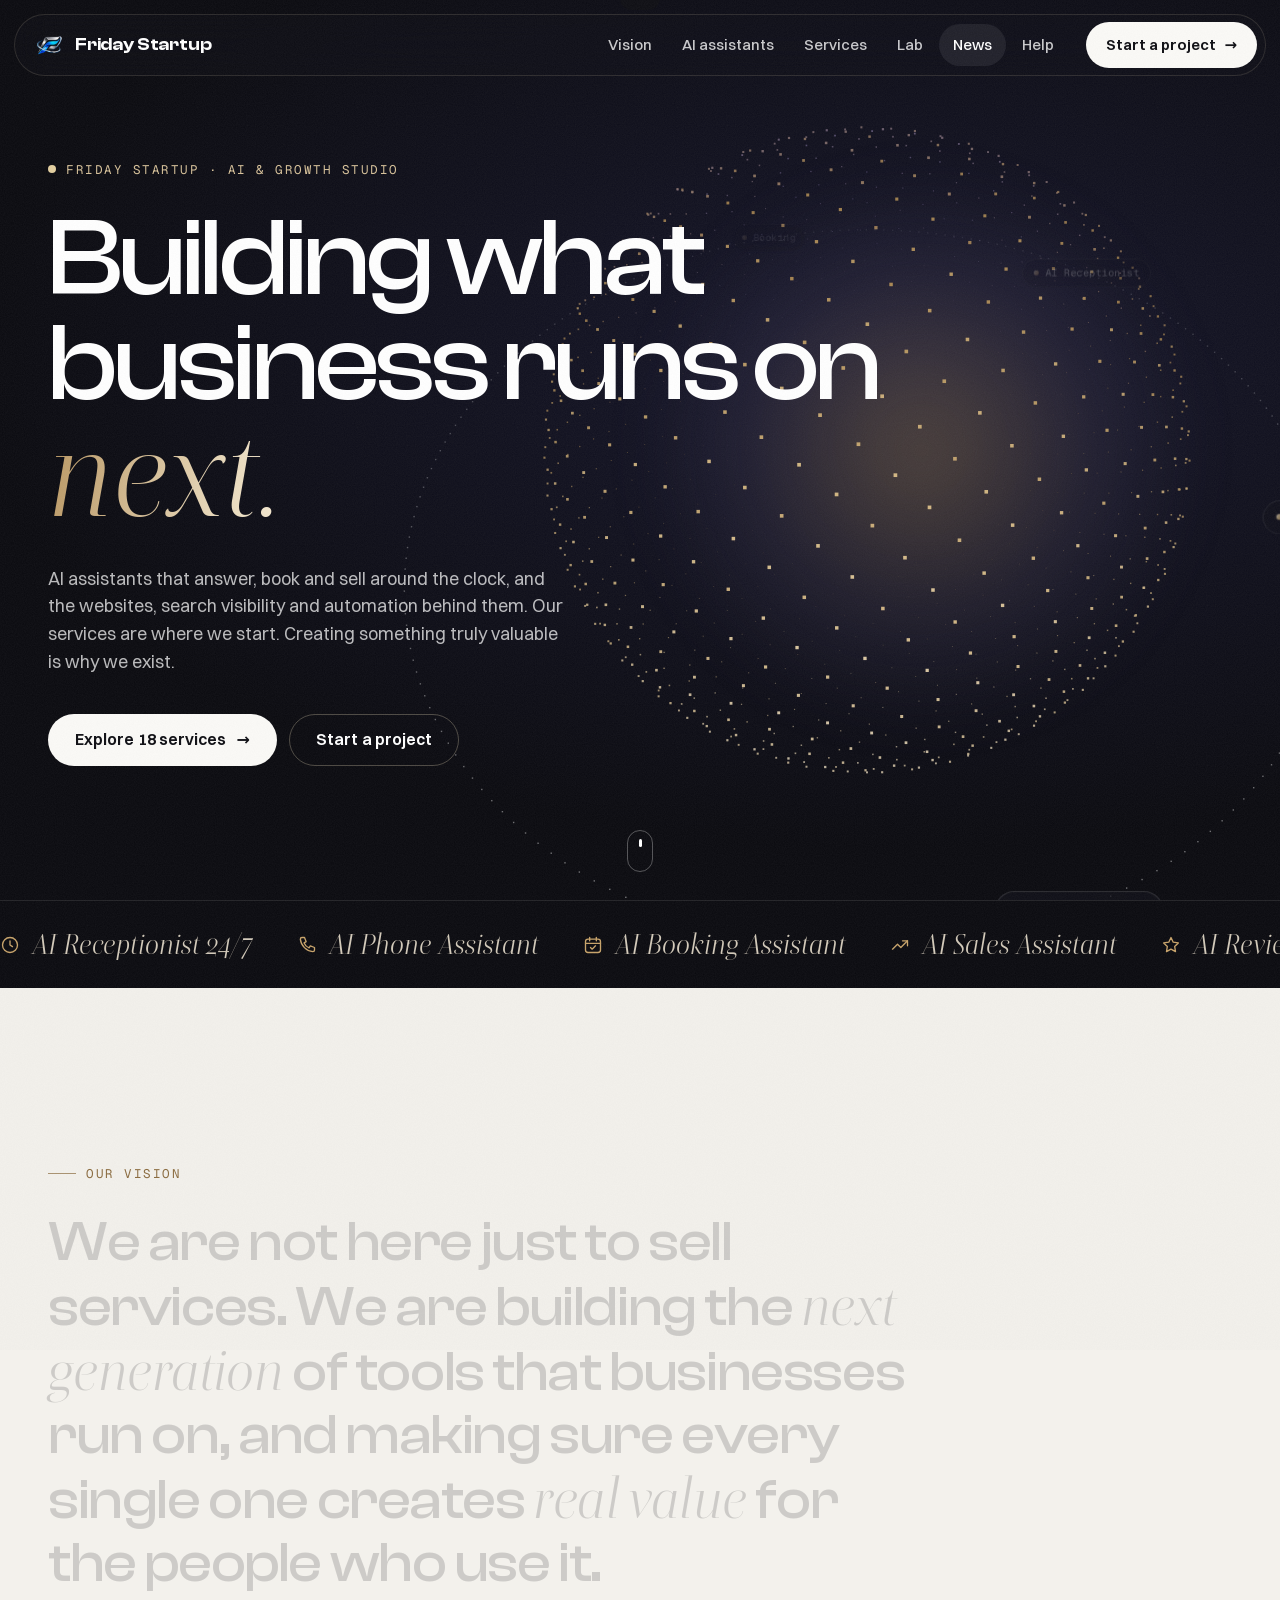
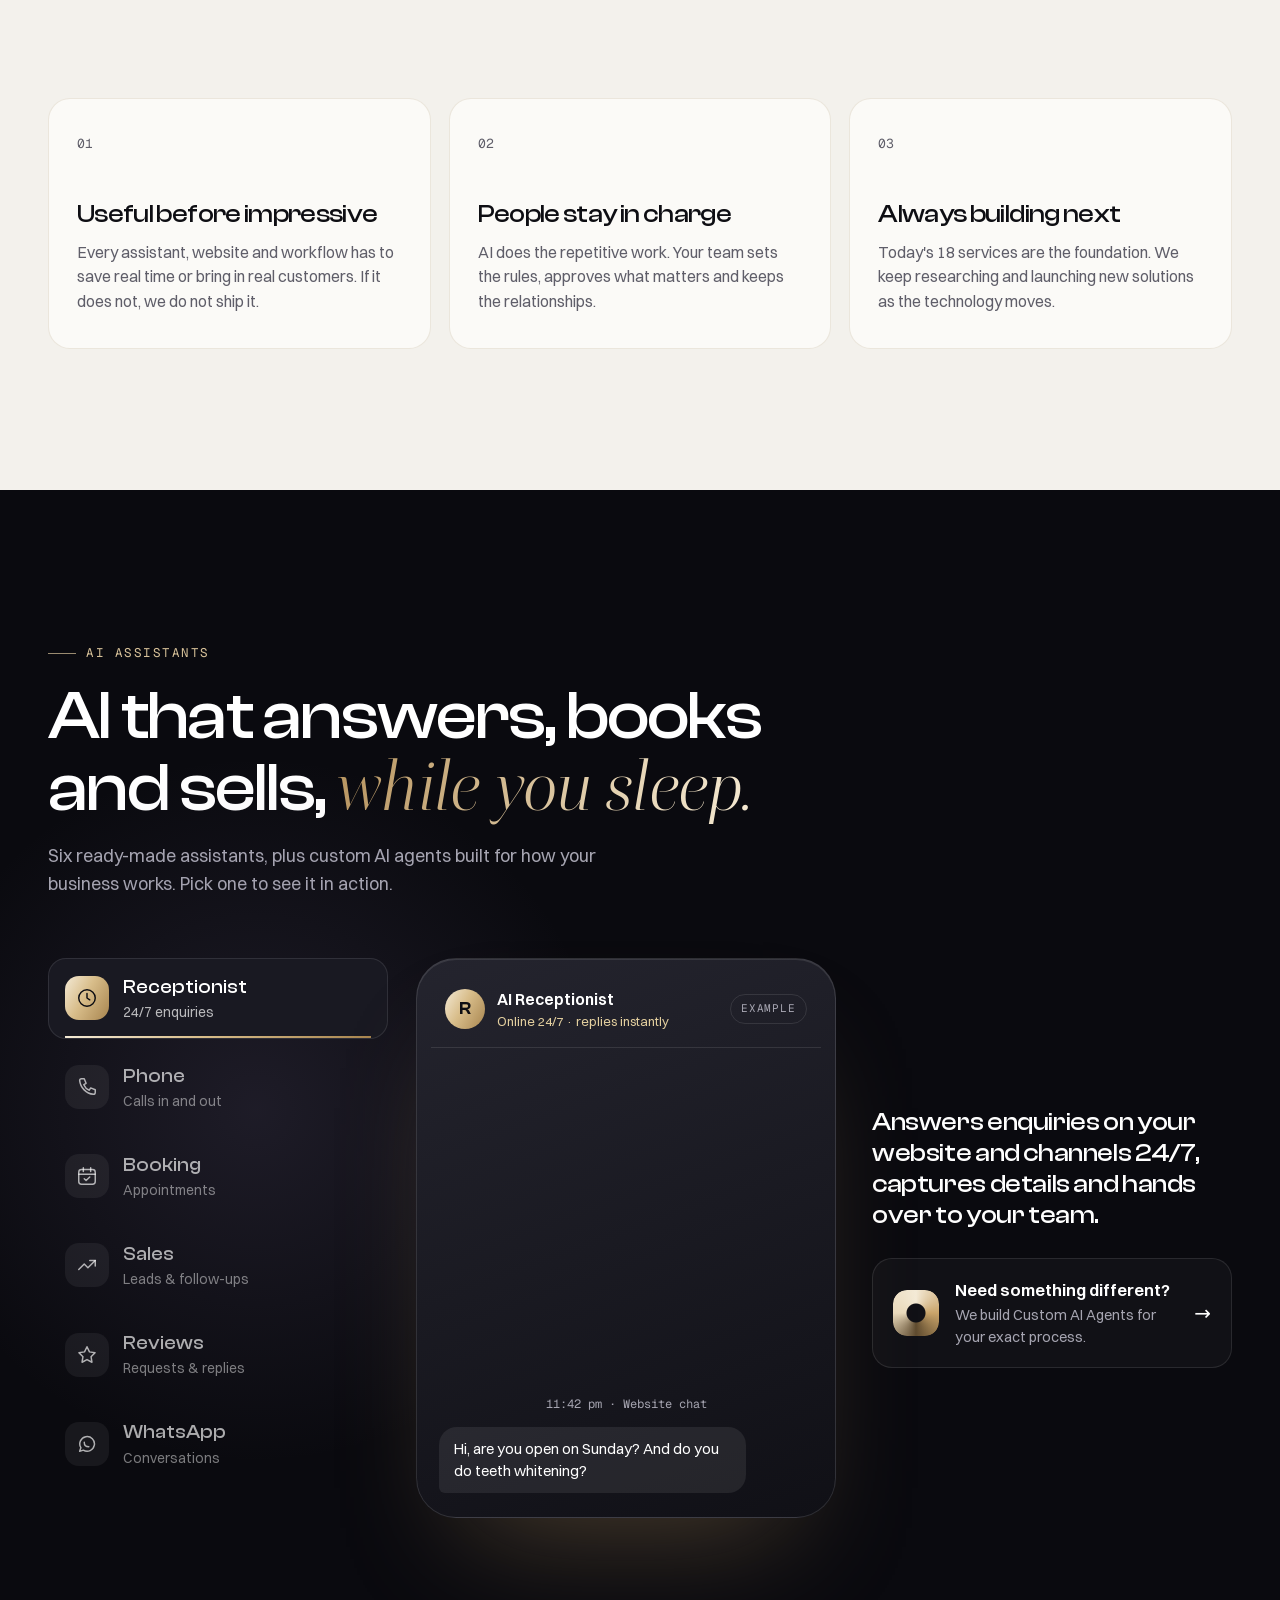
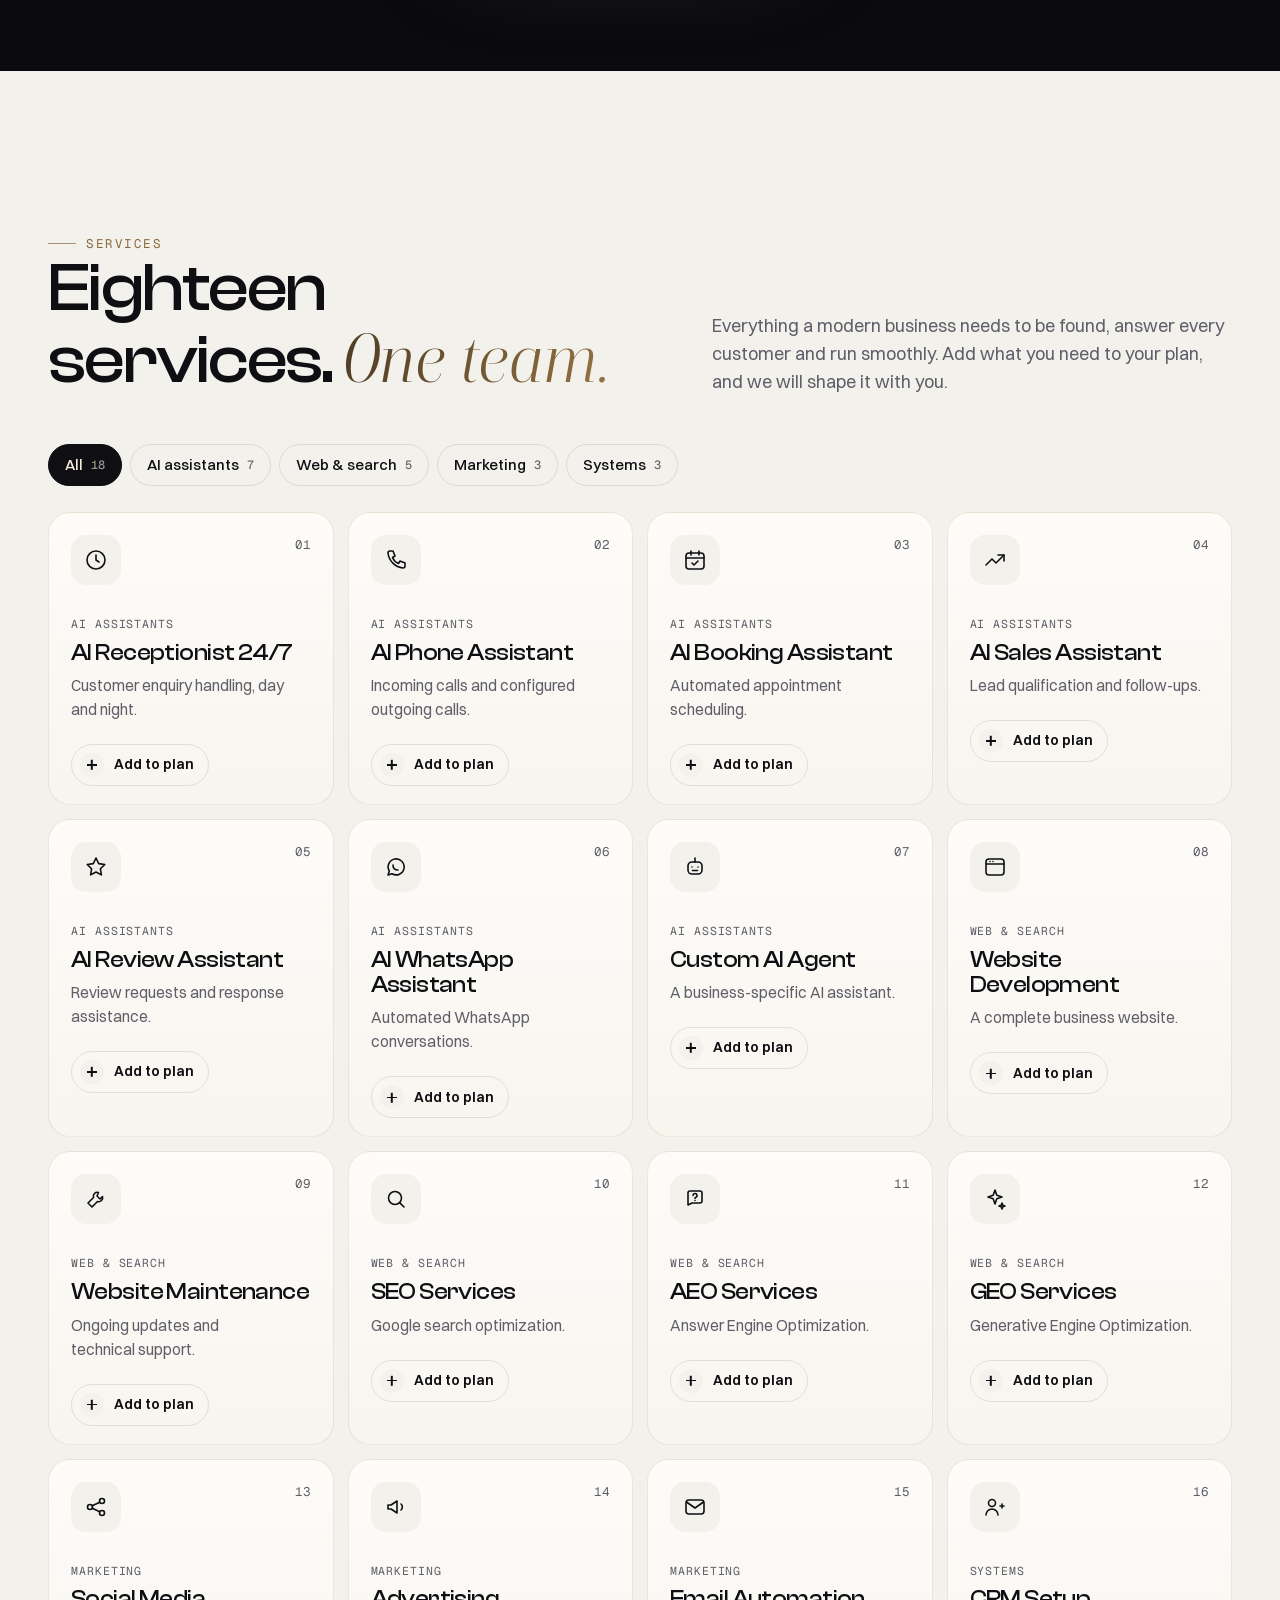
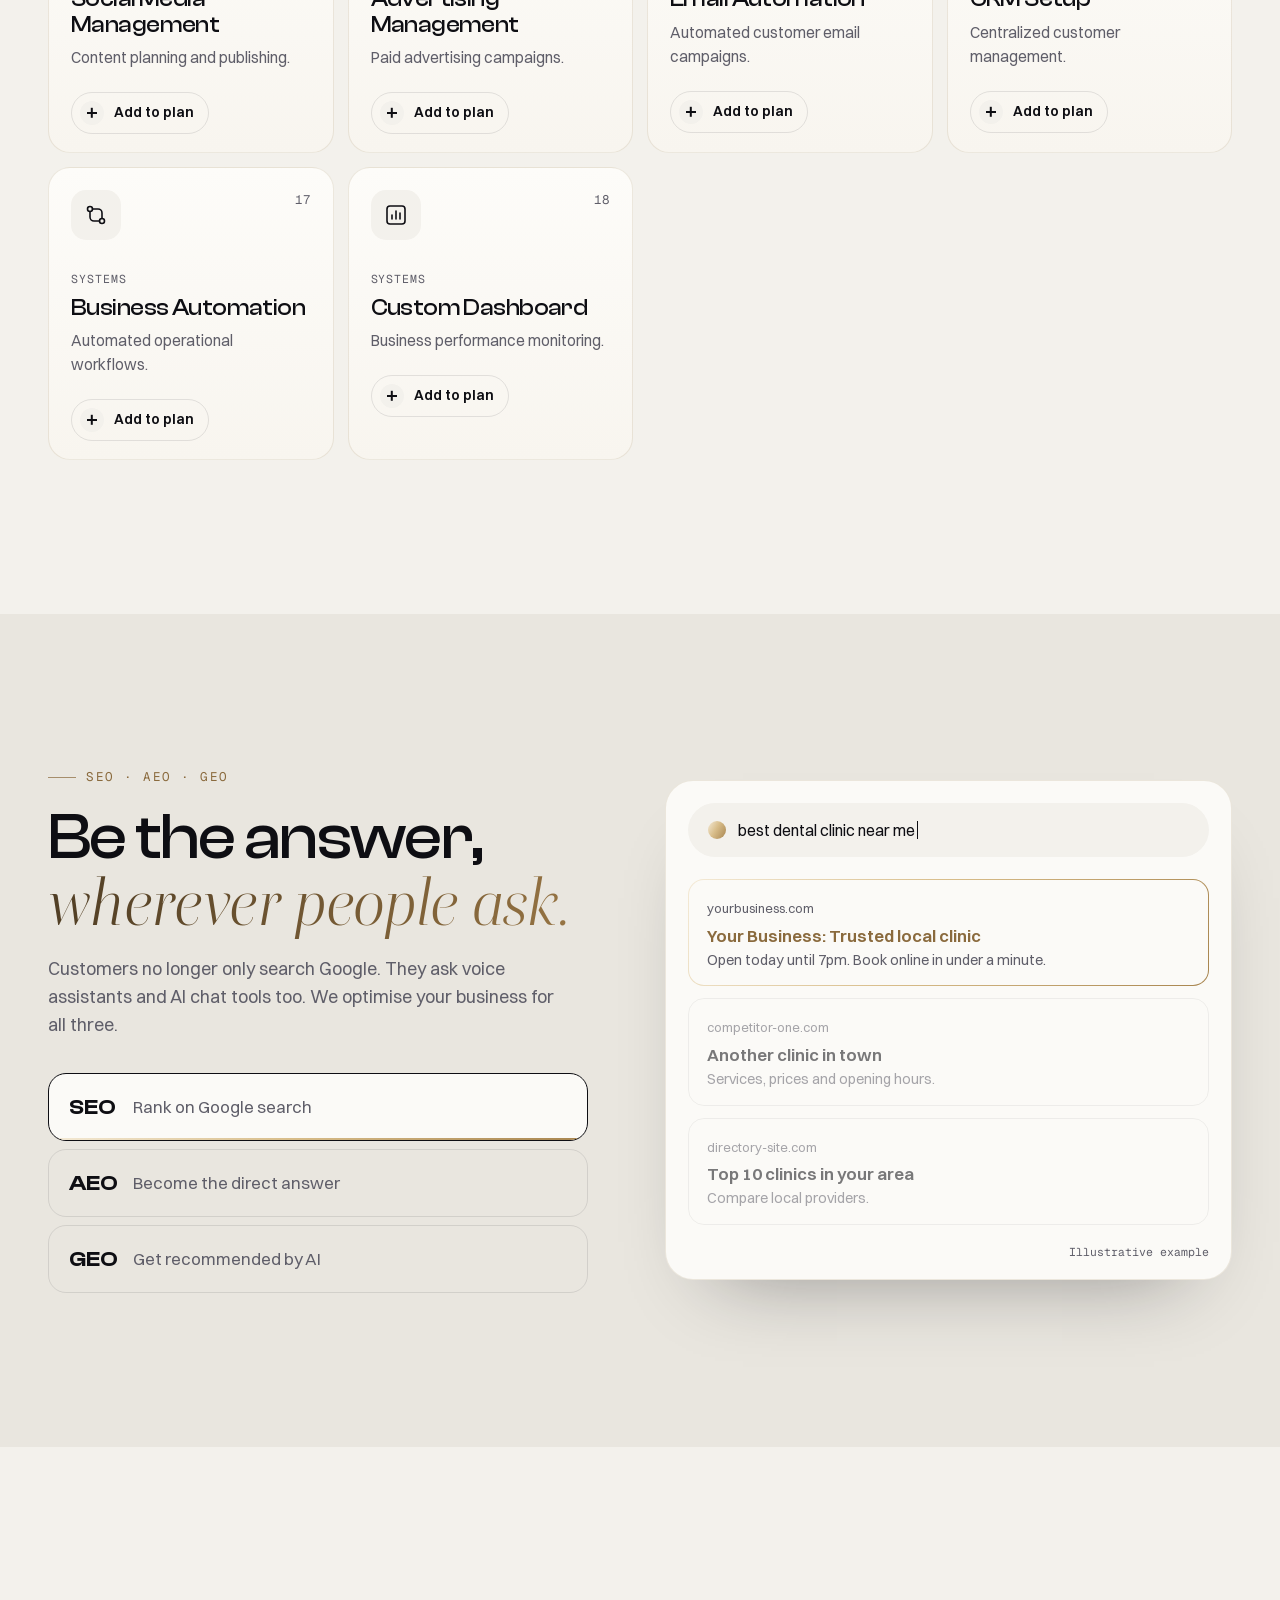
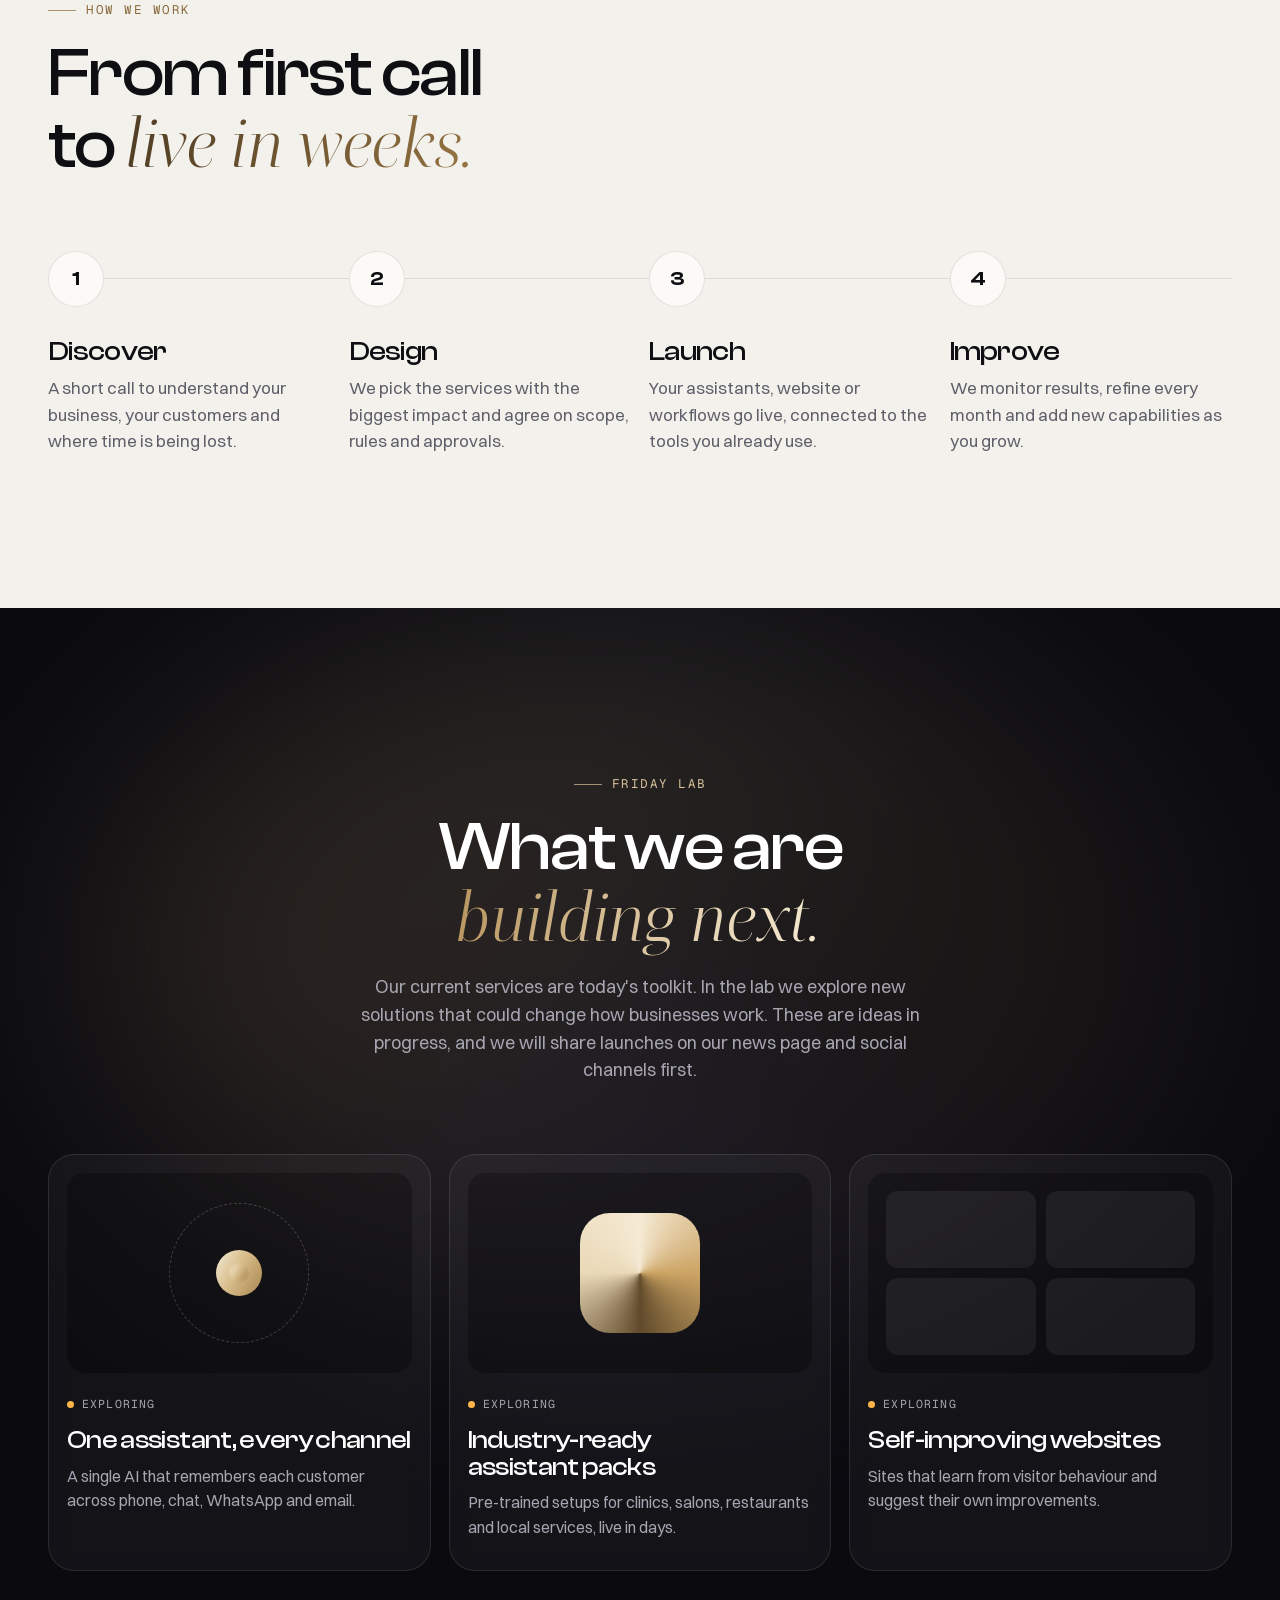
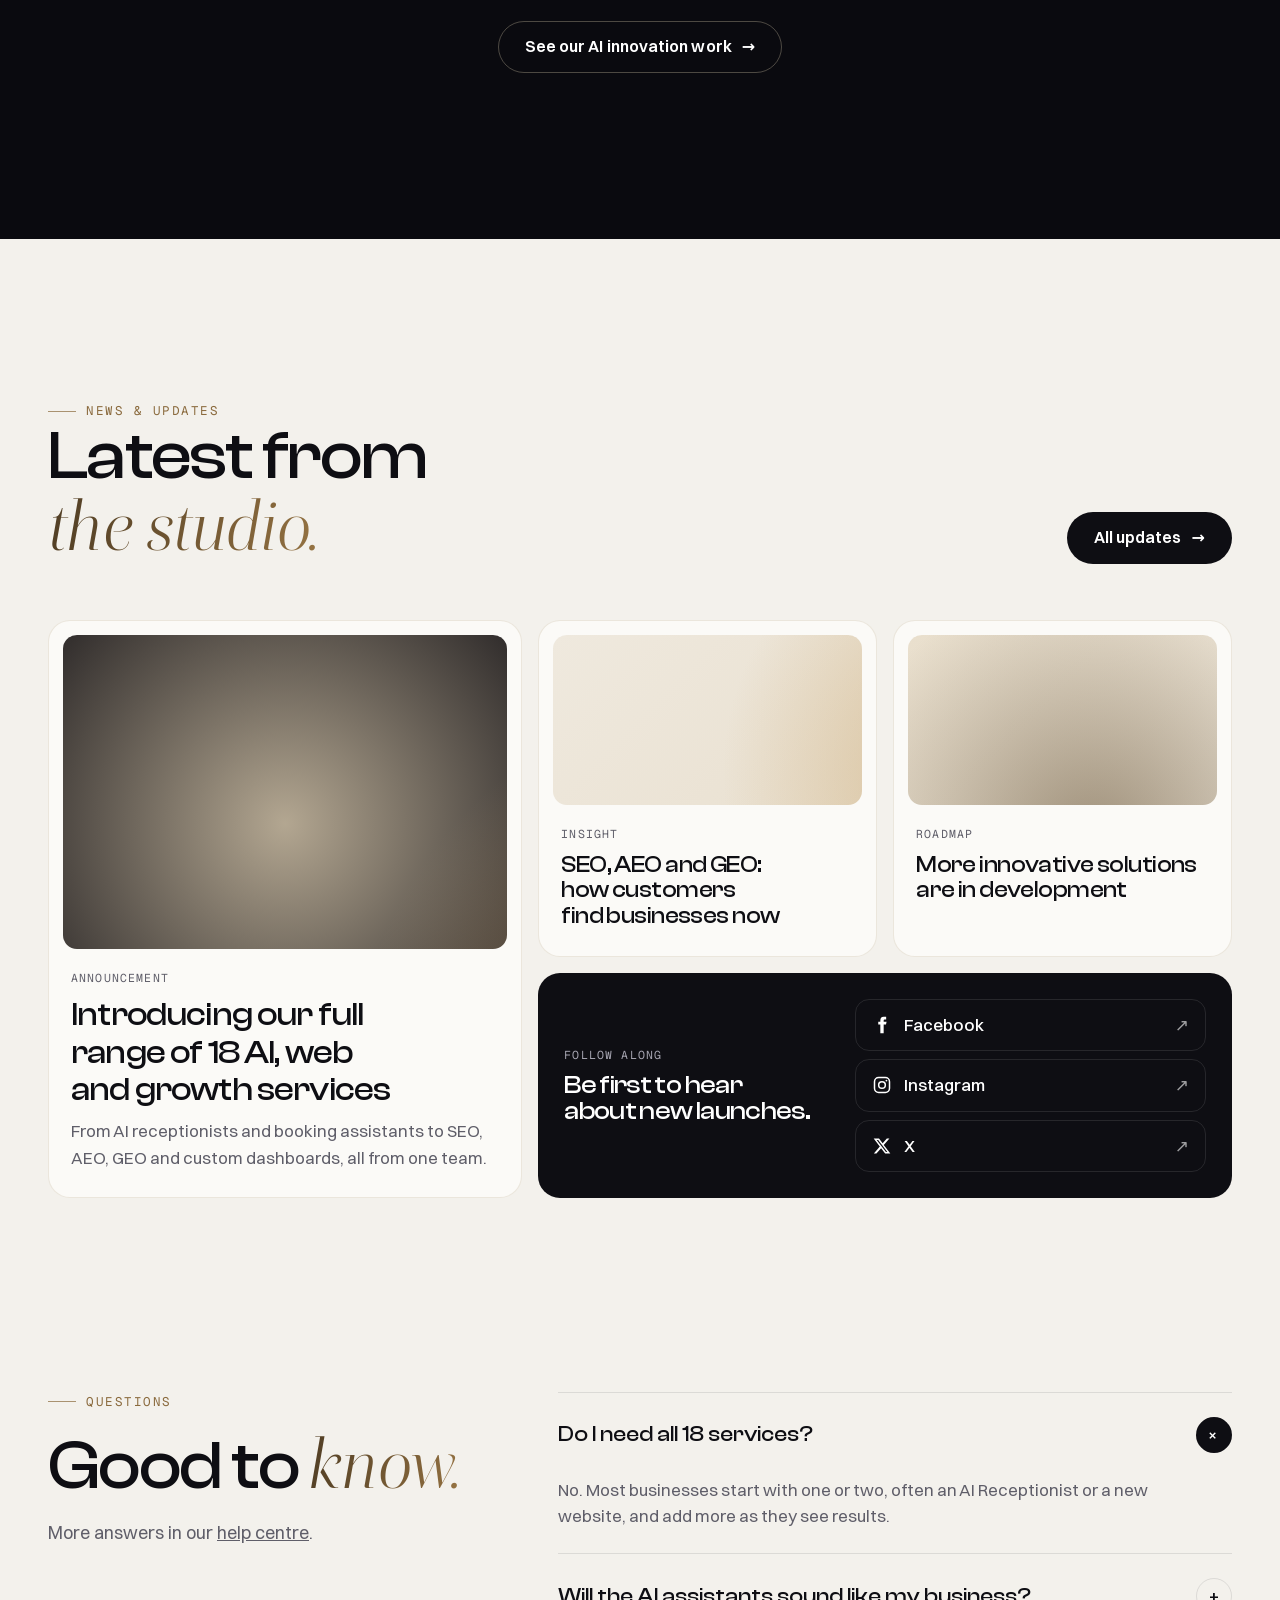
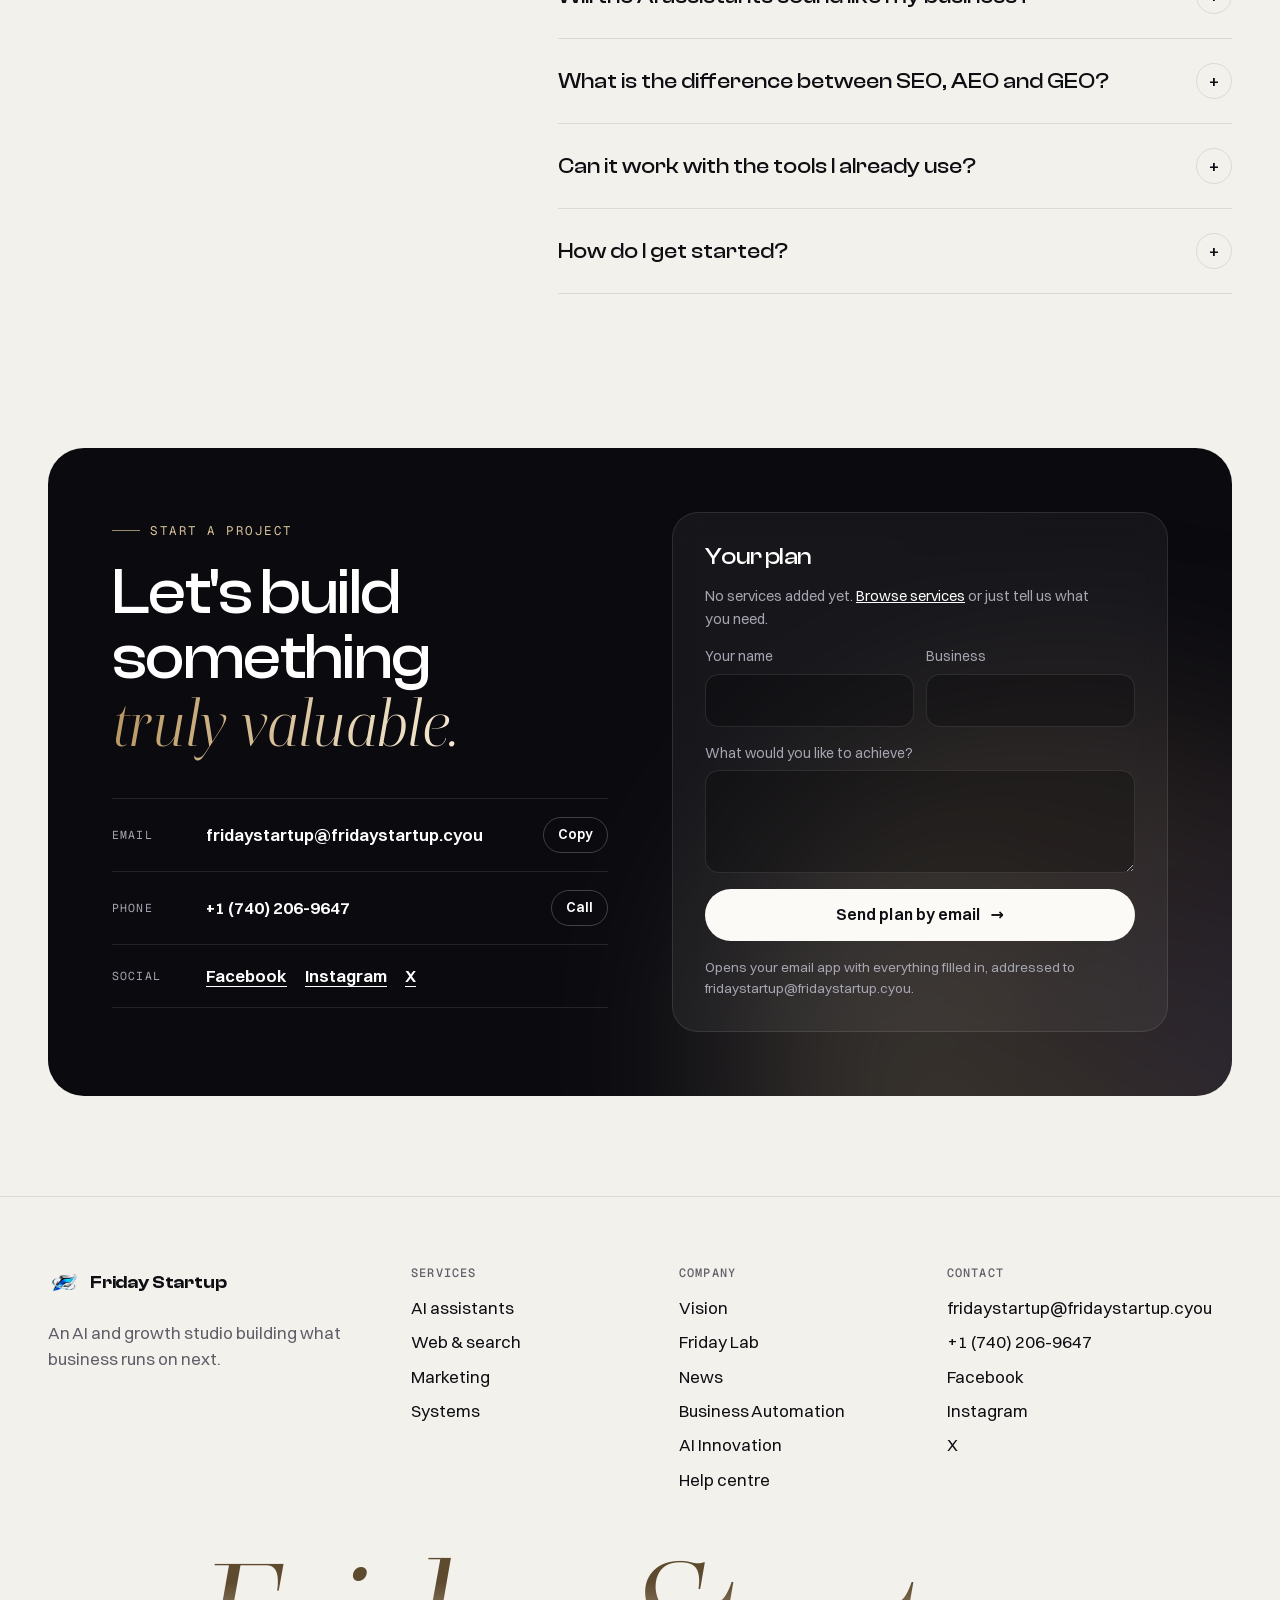
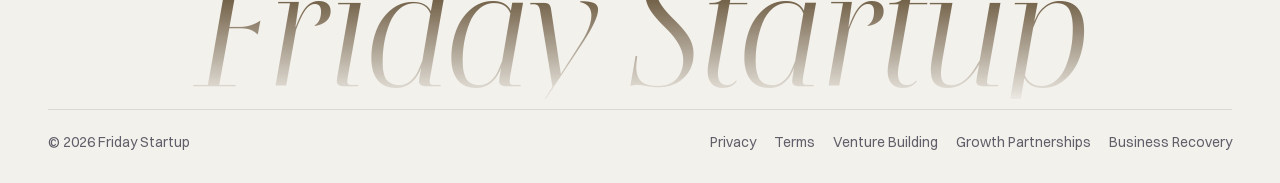
<file: index.html>
<!doctype html>
<html lang="en">
<head>
  <meta charset="utf-8">
  <meta name="viewport" content="width=device-width, initial-scale=1">
  <meta name="description" content="Friday Startup builds AI receptionists, phone, booking, sales, review and WhatsApp assistants, plus websites, SEO, AEO and GEO, social media, advertising, email automation, CRM setup, business automation and custom dashboards.">
  <meta name="robots" content="index,follow,max-image-preview:large">
  <meta name="google-site-verification" content="KWip8DbLKK0skd1-gpp5TCPosyaiPIX7S8q-5PVyUa8" />
  <link rel="canonical" href="https://www.fridaystartup.cyou/">
  <link rel="icon" type="image/png" sizes="512x512" href="/assets/friday-startup-favicon-512.png">
  <link rel="preconnect" href="https://fonts.googleapis.com">
  <link rel="preconnect" href="https://fonts.gstatic.com" crossorigin>
  <link rel="preload" href="/assets/fonts/clash-display-600.woff2" as="font" type="font/woff2" crossorigin>
  <link rel="preload" href="/assets/fonts/switzer-400.woff2" as="font" type="font/woff2" crossorigin>
  <link rel="preload" href="/assets/fonts/boska-400i.woff2" as="font" type="font/woff2" crossorigin>
  <link rel="stylesheet" href="https://fonts.googleapis.com/css2?family=Geist+Mono:wght@400;500&display=swap">
  <link rel="stylesheet" href="/assets/css/home.css">
  <meta name="theme-color" content="#0a0a0f">
  <title>Friday Startup | AI Assistants, Websites, Search and Business Automation</title>
  
  <meta property="og:type" content="website">
  <meta property="og:site_name" content="Friday Startup">
  <meta property="og:title" content="Friday Startup | AI Assistants, Websites, Search and Business Automation">
  <meta property="og:description" content="Friday Startup builds AI receptionists, phone, booking, sales, review and WhatsApp assistants, plus websites, SEO, AEO and GEO, social media, advertising, email automation, CRM setup, business automation and custom dashboards.">
  <meta property="og:url" content="https://www.fridaystartup.cyou/">
  <meta property="og:image" content="https://www.fridaystartup.cyou/assets/friday-startup-aurora-horizon.webp">
  <meta property="og:image:width" content="1920">
  <meta property="og:image:height" content="1280">
  <meta property="og:image:alt" content="Aurora horizon over snow mountain landscape at night">
  
  <meta name="twitter:card" content="summary_large_image">
  <meta name="twitter:title" content="Friday Startup | AI Assistants, Websites, Search and Business Automation">
  <meta name="twitter:description" content="Friday Startup builds AI receptionists, phone, booking, sales, review and WhatsApp assistants, plus websites, SEO, AEO and GEO, social media, advertising, email automation, CRM setup, business automation and custom dashboards.">
  <meta name="twitter:image" content="https://www.fridaystartup.cyou/assets/friday-startup-aurora-horizon.webp">

  <script type="application/ld+json">
  {
    "@context": "https://schema.org",
    "@type": "Organization",
    "@id": "https://www.fridaystartup.cyou/#organization",
    "name": "Friday Startup",
    "url": "https://www.fridaystartup.cyou/",
    "logo": "https://www.fridaystartup.cyou/assets/friday-startup-emblem-lossless.webp",
    "email": "fridaystartup@fridaystartup.cyou",
    "telephone": "+1-740-206-9647",
    "sameAs": [
      "https://www.facebook.com/share/1BN3iJyHXs/",
      "https://instagram.com/friday_startup?obrf=MWU1YmhocDRiYWo2aw%3D%3D",
      "https://x.com/Fridaystartup"
    ],
    "description": "Friday Startup is a multi-service AI and growth studio offering 18 services: AI assistants (receptionist, phone, booking, sales, review, WhatsApp and custom AI agents), website development and maintenance, SEO, AEO and GEO, social media and advertising management, email automation, CRM setup, business automation and custom dashboards. It is building more innovative solutions for the future."
  }
  </script>
  <script type="application/ld+json">
  {
    "@context": "https://schema.org",
    "@type": "WebSite",
    "@id": "https://www.fridaystartup.cyou/#website",
    "url": "https://www.fridaystartup.cyou/",
    "name": "Friday Startup",
    "publisher": {"@id": "https://www.fridaystartup.cyou/#organization"}
  }
  </script>
</head>
<body>
  <a class="skip" href="#main">Skip to content</a>

  <header class="top" data-top>
    <div class="top__in">
      <a class="brand" href="/" aria-label="Friday Startup home">
        <img src="/assets/friday-startup-emblem-lossless.webp" alt="" width="34" height="34">
        <span>Friday Startup</span>
      </a>
      <nav class="top__nav" id="top-nav" aria-label="Main">
        <a href="#vision">Vision</a>
        <a href="#agents">AI assistants</a>
        <a href="#services">Services</a>
        <a href="#lab">Lab</a>
        <a href="#news">News</a>
        <a href="/help/">Help</a>
        <a class="top__navcta" href="#contact">Start a project</a>
      </nav>
      <a class="top__cta" href="#contact"><span>Start a project</span><i aria-hidden="true">→</i></a>
      <button class="top__menu" type="button" aria-expanded="false" aria-controls="top-nav" aria-label="Open menu"><span></span><span></span></button>
    </div>
  </header>

  <main id="main">
    <!-- HERO -->
    <section class="hero" aria-labelledby="hero-title">
      <canvas class="hero__orb" data-orb aria-hidden="true"></canvas>
      <div class="hero__halo" aria-hidden="true"></div>
      <div class="hero__orbit" data-orbit aria-hidden="true">
        <span data-o="0">AI Receptionist</span>
        <span data-o="1">Booking</span>
        <span data-o="2">SEO · AEO · GEO</span>
        <span data-o="3">WhatsApp</span>
        <span data-o="4">Custom AI Agent</span>
        <span data-o="5">Dashboards</span>
      </div>
      <div class="wrap hero__in">
        <p class="kicker hero__k"><span class="pulse" aria-hidden="true"></span>Friday Startup · AI &amp; growth studio</p>
        <h1 id="hero-title" class="hero__title">
          <span class="ln"><span>Building what</span></span>
          <span class="ln"><span>business runs on</span></span>
          <span class="ln"><span><em class="prism">next.</em></span></span>
        </h1>
        <p class="hero__lede">AI assistants that answer, book and sell around the clock, and the websites, search visibility and automation behind them. Our services are where we start. Creating something truly valuable is why we exist.</p>
        <div class="hero__cta">
          <a class="btn btn--light" href="#services">Explore 18 services <i aria-hidden="true">→</i></a>
          <a class="btn btn--line" href="#contact">Start a project</a>
        </div>
      </div>
      <a class="hero__scroll" href="#vision" aria-label="Scroll to our vision"><span></span></a>
    </section>

    <div class="marq" aria-label="Our services">
      <div class="marq__track">
        <div class="marq__row"><span><svg class="ico ico--sm" viewBox="0 0 24 24" fill="none" stroke="currentColor" stroke-width="1.6" stroke-linecap="round" stroke-linejoin="round" aria-hidden="true"><circle cx="12" cy="12" r="9"/><path d="M12 7v5l3 2"/></svg>AI Receptionist 24/7</span><span><svg class="ico ico--sm" viewBox="0 0 24 24" fill="none" stroke="currentColor" stroke-width="1.6" stroke-linecap="round" stroke-linejoin="round" aria-hidden="true"><path d="M6 3h3l2 5-2.5 1.5a11 11 0 0 0 6 6L16 13l5 2v3a2 2 0 0 1-2 2A17 17 0 0 1 4 5a2 2 0 0 1 2-2z"/></svg>AI Phone Assistant</span><span><svg class="ico ico--sm" viewBox="0 0 24 24" fill="none" stroke="currentColor" stroke-width="1.6" stroke-linecap="round" stroke-linejoin="round" aria-hidden="true"><rect x="3" y="5" width="18" height="16" rx="3"/><path d="M3 10h18M8 3v4M16 3v4M9 15l2 2 4-4"/></svg>AI Booking Assistant</span><span><svg class="ico ico--sm" viewBox="0 0 24 24" fill="none" stroke="currentColor" stroke-width="1.6" stroke-linecap="round" stroke-linejoin="round" aria-hidden="true"><path d="M3 17l6-6 4 4 8-8"/><path d="M15 7h6v6"/></svg>AI Sales Assistant</span><span><svg class="ico ico--sm" viewBox="0 0 24 24" fill="none" stroke="currentColor" stroke-width="1.6" stroke-linecap="round" stroke-linejoin="round" aria-hidden="true"><path d="M12 3l2.7 5.6 6.1.9-4.4 4.3 1 6.1L12 17l-5.4 2.9 1-6.1L3.2 9.5l6.1-.9z"/></svg>AI Review Assistant</span><span><svg class="ico ico--sm" viewBox="0 0 24 24" fill="none" stroke="currentColor" stroke-width="1.6" stroke-linecap="round" stroke-linejoin="round" aria-hidden="true"><path d="M4 20l1.3-4A8 8 0 1 1 8 18.7z"/><path d="M9 10c0 3 2 5 5 5"/></svg>AI WhatsApp Assistant</span><span><svg class="ico ico--sm" viewBox="0 0 24 24" fill="none" stroke="currentColor" stroke-width="1.6" stroke-linecap="round" stroke-linejoin="round" aria-hidden="true"><rect x="5" y="7" width="14" height="12" rx="4"/><path d="M12 3v4M9 12h.01M15 12h.01M9.5 15.5h5"/></svg>Custom AI Agent</span><span><svg class="ico ico--sm" viewBox="0 0 24 24" fill="none" stroke="currentColor" stroke-width="1.6" stroke-linecap="round" stroke-linejoin="round" aria-hidden="true"><rect x="3" y="4" width="18" height="16" rx="3"/><path d="M3 9h18M7 6.5h.01M10 6.5h.01"/></svg>Website Development</span><span><svg class="ico ico--sm" viewBox="0 0 24 24" fill="none" stroke="currentColor" stroke-width="1.6" stroke-linecap="round" stroke-linejoin="round" aria-hidden="true"><path d="M14.5 5.5a4 4 0 0 0-5 5L4 16l4 4 5.5-5.5a4 4 0 0 0 5-5l-2.5 2.5-3-3z"/></svg>Website Maintenance</span><span><svg class="ico ico--sm" viewBox="0 0 24 24" fill="none" stroke="currentColor" stroke-width="1.6" stroke-linecap="round" stroke-linejoin="round" aria-hidden="true"><circle cx="11" cy="11" r="6.5"/><path d="M20 20l-4.4-4.4"/></svg>SEO Services</span><span><svg class="ico ico--sm" viewBox="0 0 24 24" fill="none" stroke="currentColor" stroke-width="1.6" stroke-linecap="round" stroke-linejoin="round" aria-hidden="true"><path d="M5 18V6a2 2 0 0 1 2-2h10a2 2 0 0 1 2 2v8a2 2 0 0 1-2 2H9z"/><path d="M10 8.5a2 2 0 1 1 2.5 2c-.4.2-.5.5-.5 1M12 13.5h.01"/></svg>AEO Services</span><span><svg class="ico ico--sm" viewBox="0 0 24 24" fill="none" stroke="currentColor" stroke-width="1.6" stroke-linecap="round" stroke-linejoin="round" aria-hidden="true"><path d="M12 3l1.8 5.2L19 10l-5.2 1.8L12 17l-1.8-5.2L5 10l5.2-1.8z"/><path d="M19 16l.8 2.2L22 19l-2.2.8L19 22l-.8-2.2L16 19l2.2-.8z"/></svg>GEO Services</span><span><svg class="ico ico--sm" viewBox="0 0 24 24" fill="none" stroke="currentColor" stroke-width="1.6" stroke-linecap="round" stroke-linejoin="round" aria-hidden="true"><circle cx="6" cy="12" r="2.5"/><circle cx="18" cy="6" r="2.5"/><circle cx="18" cy="18" r="2.5"/><path d="M8.2 10.8l7.6-3.6M8.2 13.2l7.6 3.6"/></svg>Social Media Management</span><span><svg class="ico ico--sm" viewBox="0 0 24 24" fill="none" stroke="currentColor" stroke-width="1.6" stroke-linecap="round" stroke-linejoin="round" aria-hidden="true"><path d="M4 10v4h3l6 4V6L7 10z"/><path d="M17 9a4 4 0 0 1 0 6"/></svg>Advertising Management</span><span><svg class="ico ico--sm" viewBox="0 0 24 24" fill="none" stroke="currentColor" stroke-width="1.6" stroke-linecap="round" stroke-linejoin="round" aria-hidden="true"><rect x="3" y="5" width="18" height="14" rx="3"/><path d="M3.5 7l8.5 6 8.5-6"/></svg>Email Automation</span><span><svg class="ico ico--sm" viewBox="0 0 24 24" fill="none" stroke="currentColor" stroke-width="1.6" stroke-linecap="round" stroke-linejoin="round" aria-hidden="true"><circle cx="9" cy="8" r="3.5"/><path d="M3 20a6 6 0 0 1 12 0"/><path d="M17 11h4M19 9v4"/></svg>CRM Setup</span><span><svg class="ico ico--sm" viewBox="0 0 24 24" fill="none" stroke="currentColor" stroke-width="1.6" stroke-linecap="round" stroke-linejoin="round" aria-hidden="true"><circle cx="6" cy="6" r="2.5"/><circle cx="18" cy="18" r="2.5"/><path d="M8.5 6H14a4 4 0 0 1 4 4v5.5M15.5 18H10a4 4 0 0 1-4-4V8.5"/></svg>Business Automation</span><span><svg class="ico ico--sm" viewBox="0 0 24 24" fill="none" stroke="currentColor" stroke-width="1.6" stroke-linecap="round" stroke-linejoin="round" aria-hidden="true"><rect x="3" y="3" width="18" height="18" rx="3"/><path d="M8 16v-4M12 16V8M16 16v-6"/></svg>Custom Dashboard</span></div>
        <div class="marq__row" aria-hidden="true"><span><svg class="ico ico--sm" viewBox="0 0 24 24" fill="none" stroke="currentColor" stroke-width="1.6" stroke-linecap="round" stroke-linejoin="round" aria-hidden="true"><circle cx="12" cy="12" r="9"/><path d="M12 7v5l3 2"/></svg>AI Receptionist 24/7</span><span><svg class="ico ico--sm" viewBox="0 0 24 24" fill="none" stroke="currentColor" stroke-width="1.6" stroke-linecap="round" stroke-linejoin="round" aria-hidden="true"><path d="M6 3h3l2 5-2.5 1.5a11 11 0 0 0 6 6L16 13l5 2v3a2 2 0 0 1-2 2A17 17 0 0 1 4 5a2 2 0 0 1 2-2z"/></svg>AI Phone Assistant</span><span><svg class="ico ico--sm" viewBox="0 0 24 24" fill="none" stroke="currentColor" stroke-width="1.6" stroke-linecap="round" stroke-linejoin="round" aria-hidden="true"><rect x="3" y="5" width="18" height="16" rx="3"/><path d="M3 10h18M8 3v4M16 3v4M9 15l2 2 4-4"/></svg>AI Booking Assistant</span><span><svg class="ico ico--sm" viewBox="0 0 24 24" fill="none" stroke="currentColor" stroke-width="1.6" stroke-linecap="round" stroke-linejoin="round" aria-hidden="true"><path d="M3 17l6-6 4 4 8-8"/><path d="M15 7h6v6"/></svg>AI Sales Assistant</span><span><svg class="ico ico--sm" viewBox="0 0 24 24" fill="none" stroke="currentColor" stroke-width="1.6" stroke-linecap="round" stroke-linejoin="round" aria-hidden="true"><path d="M12 3l2.7 5.6 6.1.9-4.4 4.3 1 6.1L12 17l-5.4 2.9 1-6.1L3.2 9.5l6.1-.9z"/></svg>AI Review Assistant</span><span><svg class="ico ico--sm" viewBox="0 0 24 24" fill="none" stroke="currentColor" stroke-width="1.6" stroke-linecap="round" stroke-linejoin="round" aria-hidden="true"><path d="M4 20l1.3-4A8 8 0 1 1 8 18.7z"/><path d="M9 10c0 3 2 5 5 5"/></svg>AI WhatsApp Assistant</span><span><svg class="ico ico--sm" viewBox="0 0 24 24" fill="none" stroke="currentColor" stroke-width="1.6" stroke-linecap="round" stroke-linejoin="round" aria-hidden="true"><rect x="5" y="7" width="14" height="12" rx="4"/><path d="M12 3v4M9 12h.01M15 12h.01M9.5 15.5h5"/></svg>Custom AI Agent</span><span><svg class="ico ico--sm" viewBox="0 0 24 24" fill="none" stroke="currentColor" stroke-width="1.6" stroke-linecap="round" stroke-linejoin="round" aria-hidden="true"><rect x="3" y="4" width="18" height="16" rx="3"/><path d="M3 9h18M7 6.5h.01M10 6.5h.01"/></svg>Website Development</span><span><svg class="ico ico--sm" viewBox="0 0 24 24" fill="none" stroke="currentColor" stroke-width="1.6" stroke-linecap="round" stroke-linejoin="round" aria-hidden="true"><path d="M14.5 5.5a4 4 0 0 0-5 5L4 16l4 4 5.5-5.5a4 4 0 0 0 5-5l-2.5 2.5-3-3z"/></svg>Website Maintenance</span><span><svg class="ico ico--sm" viewBox="0 0 24 24" fill="none" stroke="currentColor" stroke-width="1.6" stroke-linecap="round" stroke-linejoin="round" aria-hidden="true"><circle cx="11" cy="11" r="6.5"/><path d="M20 20l-4.4-4.4"/></svg>SEO Services</span><span><svg class="ico ico--sm" viewBox="0 0 24 24" fill="none" stroke="currentColor" stroke-width="1.6" stroke-linecap="round" stroke-linejoin="round" aria-hidden="true"><path d="M5 18V6a2 2 0 0 1 2-2h10a2 2 0 0 1 2 2v8a2 2 0 0 1-2 2H9z"/><path d="M10 8.5a2 2 0 1 1 2.5 2c-.4.2-.5.5-.5 1M12 13.5h.01"/></svg>AEO Services</span><span><svg class="ico ico--sm" viewBox="0 0 24 24" fill="none" stroke="currentColor" stroke-width="1.6" stroke-linecap="round" stroke-linejoin="round" aria-hidden="true"><path d="M12 3l1.8 5.2L19 10l-5.2 1.8L12 17l-1.8-5.2L5 10l5.2-1.8z"/><path d="M19 16l.8 2.2L22 19l-2.2.8L19 22l-.8-2.2L16 19l2.2-.8z"/></svg>GEO Services</span><span><svg class="ico ico--sm" viewBox="0 0 24 24" fill="none" stroke="currentColor" stroke-width="1.6" stroke-linecap="round" stroke-linejoin="round" aria-hidden="true"><circle cx="6" cy="12" r="2.5"/><circle cx="18" cy="6" r="2.5"/><circle cx="18" cy="18" r="2.5"/><path d="M8.2 10.8l7.6-3.6M8.2 13.2l7.6 3.6"/></svg>Social Media Management</span><span><svg class="ico ico--sm" viewBox="0 0 24 24" fill="none" stroke="currentColor" stroke-width="1.6" stroke-linecap="round" stroke-linejoin="round" aria-hidden="true"><path d="M4 10v4h3l6 4V6L7 10z"/><path d="M17 9a4 4 0 0 1 0 6"/></svg>Advertising Management</span><span><svg class="ico ico--sm" viewBox="0 0 24 24" fill="none" stroke="currentColor" stroke-width="1.6" stroke-linecap="round" stroke-linejoin="round" aria-hidden="true"><rect x="3" y="5" width="18" height="14" rx="3"/><path d="M3.5 7l8.5 6 8.5-6"/></svg>Email Automation</span><span><svg class="ico ico--sm" viewBox="0 0 24 24" fill="none" stroke="currentColor" stroke-width="1.6" stroke-linecap="round" stroke-linejoin="round" aria-hidden="true"><circle cx="9" cy="8" r="3.5"/><path d="M3 20a6 6 0 0 1 12 0"/><path d="M17 11h4M19 9v4"/></svg>CRM Setup</span><span><svg class="ico ico--sm" viewBox="0 0 24 24" fill="none" stroke="currentColor" stroke-width="1.6" stroke-linecap="round" stroke-linejoin="round" aria-hidden="true"><circle cx="6" cy="6" r="2.5"/><circle cx="18" cy="18" r="2.5"/><path d="M8.5 6H14a4 4 0 0 1 4 4v5.5M15.5 18H10a4 4 0 0 1-4-4V8.5"/></svg>Business Automation</span><span><svg class="ico ico--sm" viewBox="0 0 24 24" fill="none" stroke="currentColor" stroke-width="1.6" stroke-linecap="round" stroke-linejoin="round" aria-hidden="true"><rect x="3" y="3" width="18" height="18" rx="3"/><path d="M8 16v-4M12 16V8M16 16v-6"/></svg>Custom Dashboard</span></div>
      </div>
    </div>

    <!-- VISION -->
    <section class="vision" id="vision" aria-labelledby="vision-title">
      <div class="wrap">
        <p class="kicker">Our vision</p>
        <h2 id="vision-title" class="sr">Our vision</h2>
        <p class="manifesto" data-manifesto>We are not here just to sell services. We are building the next generation of tools that businesses run on, and making sure every single one creates real value for the people who use it.</p>
        <div class="tenets">
          <article class="tenet reveal">
            <span class="tenet__n">01</span>
            <h3>Useful before impressive</h3>
            <p>Every assistant, website and workflow has to save real time or bring in real customers. If it does not, we do not ship it.</p>
          </article>
          <article class="tenet reveal">
            <span class="tenet__n">02</span>
            <h3>People stay in charge</h3>
            <p>AI does the repetitive work. Your team sets the rules, approves what matters and keeps the relationships.</p>
          </article>
          <article class="tenet reveal">
            <span class="tenet__n">03</span>
            <h3>Always building next</h3>
            <p>Today's 18 services are the foundation. We keep researching and launching new solutions as the technology moves.</p>
          </article>
        </div>
      </div>
    </section>

    <!-- AI ASSISTANTS -->
    <section class="agents" id="agents" aria-labelledby="agents-title">
      <div class="wrap">
        <div class="head head--dark">
          <p class="kicker">AI assistants</p>
          <h2 id="agents-title">AI that answers, books and sells, <em class="prism">while you sleep.</em></h2>
          <p class="head__lede">Six ready-made assistants, plus custom AI agents built for how your business works. Pick one to see it in action.</p>
        </div>
        <div class="sim" data-sim-root>
          <div class="sim__tabs" role="tablist" aria-label="AI assistants">
            <button type="button" role="tab" class="atab" id="tab-recept" data-sim="recept" aria-selected="true" aria-controls="sim-screen"><span class="atab__ico"><svg class="ico" viewBox="0 0 24 24" fill="none" stroke="currentColor" stroke-width="1.6" stroke-linecap="round" stroke-linejoin="round" aria-hidden="true"><circle cx="12" cy="12" r="9"/><path d="M12 7v5l3 2"/></svg></span><span class="atab__txt"><b>Receptionist</b><small>24/7 enquiries</small></span><span class="atab__bar"><i></i></span></button>
<button type="button" role="tab" class="atab" id="tab-phone" data-sim="phone" aria-selected="false" aria-controls="sim-screen"><span class="atab__ico"><svg class="ico" viewBox="0 0 24 24" fill="none" stroke="currentColor" stroke-width="1.6" stroke-linecap="round" stroke-linejoin="round" aria-hidden="true"><path d="M6 3h3l2 5-2.5 1.5a11 11 0 0 0 6 6L16 13l5 2v3a2 2 0 0 1-2 2A17 17 0 0 1 4 5a2 2 0 0 1 2-2z"/></svg></span><span class="atab__txt"><b>Phone</b><small>Calls in and out</small></span><span class="atab__bar"><i></i></span></button>
<button type="button" role="tab" class="atab" id="tab-book" data-sim="book" aria-selected="false" aria-controls="sim-screen"><span class="atab__ico"><svg class="ico" viewBox="0 0 24 24" fill="none" stroke="currentColor" stroke-width="1.6" stroke-linecap="round" stroke-linejoin="round" aria-hidden="true"><rect x="3" y="5" width="18" height="16" rx="3"/><path d="M3 10h18M8 3v4M16 3v4M9 15l2 2 4-4"/></svg></span><span class="atab__txt"><b>Booking</b><small>Appointments</small></span><span class="atab__bar"><i></i></span></button>
<button type="button" role="tab" class="atab" id="tab-sales" data-sim="sales" aria-selected="false" aria-controls="sim-screen"><span class="atab__ico"><svg class="ico" viewBox="0 0 24 24" fill="none" stroke="currentColor" stroke-width="1.6" stroke-linecap="round" stroke-linejoin="round" aria-hidden="true"><path d="M3 17l6-6 4 4 8-8"/><path d="M15 7h6v6"/></svg></span><span class="atab__txt"><b>Sales</b><small>Leads & follow-ups</small></span><span class="atab__bar"><i></i></span></button>
<button type="button" role="tab" class="atab" id="tab-review" data-sim="review" aria-selected="false" aria-controls="sim-screen"><span class="atab__ico"><svg class="ico" viewBox="0 0 24 24" fill="none" stroke="currentColor" stroke-width="1.6" stroke-linecap="round" stroke-linejoin="round" aria-hidden="true"><path d="M12 3l2.7 5.6 6.1.9-4.4 4.3 1 6.1L12 17l-5.4 2.9 1-6.1L3.2 9.5l6.1-.9z"/></svg></span><span class="atab__txt"><b>Reviews</b><small>Requests & replies</small></span><span class="atab__bar"><i></i></span></button>
<button type="button" role="tab" class="atab" id="tab-wa" data-sim="wa" aria-selected="false" aria-controls="sim-screen"><span class="atab__ico"><svg class="ico" viewBox="0 0 24 24" fill="none" stroke="currentColor" stroke-width="1.6" stroke-linecap="round" stroke-linejoin="round" aria-hidden="true"><path d="M4 20l1.3-4A8 8 0 1 1 8 18.7z"/><path d="M9 10c0 3 2 5 5 5"/></svg></span><span class="atab__txt"><b>WhatsApp</b><small>Conversations</small></span><span class="atab__bar"><i></i></span></button>
          </div>
          <div class="sim__stage">
            <div class="device" id="sim-screen" role="tabpanel" aria-live="polite">
              <div class="device__bar">
                <span class="device__av" data-sim-av>R</span>
                <span class="device__who"><b data-sim-title>AI Receptionist</b><small data-sim-status>Online · replies instantly</small></span>
                <span class="device__live">Example</span>
              </div>
              <ol class="device__feed" data-sim-feed></ol>
            </div>
            <div class="sim__note">
              <p data-sim-desc>Answers enquiries on your website and channels 24/7, captures details and hands over to your team.</p>
              <a class="custom" href="#contact">
                <span class="custom__ico" aria-hidden="true"></span>
                <span><b>Need something different?</b><small>We build Custom AI Agents for your exact process.</small></span>
                <i aria-hidden="true">→</i>
              </a>
            </div>
          </div>
        </div>
      </div>
    </section>

    <!-- SERVICES -->
    <section class="services" id="services" aria-labelledby="services-title">
      <div class="wrap">
        <div class="head head--split">
          <div>
            <p class="kicker">Services</p>
            <h2 id="services-title">Eighteen services. <em class="prism">One team.</em></h2>
          </div>
          <p class="head__lede">Everything a modern business needs to be found, answer every customer and run smoothly. Add what you need to your plan, and we will shape it with you.</p>
        </div>
        <div class="filters" role="group" aria-label="Filter services">
          <button type="button" class="chip is-on" data-filter="all" aria-pressed="true">All <span>18</span></button>
<button type="button" class="chip" data-filter="ai" aria-pressed="false">AI assistants <span>7</span></button>
<button type="button" class="chip" data-filter="web" aria-pressed="false">Web & search <span>5</span></button>
<button type="button" class="chip" data-filter="mkt" aria-pressed="false">Marketing <span>3</span></button>
<button type="button" class="chip" data-filter="sys" aria-pressed="false">Systems <span>3</span></button>
        </div>
        <ul class="grid" data-grid>
          <li class="svc reveal" data-cat="ai">
            <div class="svc__top"><span class="svc__ico"><svg class="ico" viewBox="0 0 24 24" fill="none" stroke="currentColor" stroke-width="1.6" stroke-linecap="round" stroke-linejoin="round" aria-hidden="true"><circle cx="12" cy="12" r="9"/><path d="M12 7v5l3 2"/></svg></span><span class="svc__num">01</span></div>
            <p class="svc__cat">AI assistants</p>
            <h3 class="svc__name">AI Receptionist 24/7</h3>
            <p class="svc__desc">Customer enquiry handling, day and night.</p>
            <button type="button" class="svc__add" data-add="AI Receptionist 24/7" aria-pressed="false"><span class="svc__plus" aria-hidden="true"></span><span class="svc__lbl">Add to plan</span></button>
          </li>
          <li class="svc reveal" data-cat="ai">
            <div class="svc__top"><span class="svc__ico"><svg class="ico" viewBox="0 0 24 24" fill="none" stroke="currentColor" stroke-width="1.6" stroke-linecap="round" stroke-linejoin="round" aria-hidden="true"><path d="M6 3h3l2 5-2.5 1.5a11 11 0 0 0 6 6L16 13l5 2v3a2 2 0 0 1-2 2A17 17 0 0 1 4 5a2 2 0 0 1 2-2z"/></svg></span><span class="svc__num">02</span></div>
            <p class="svc__cat">AI assistants</p>
            <h3 class="svc__name">AI Phone Assistant</h3>
            <p class="svc__desc">Incoming calls and configured outgoing calls.</p>
            <button type="button" class="svc__add" data-add="AI Phone Assistant" aria-pressed="false"><span class="svc__plus" aria-hidden="true"></span><span class="svc__lbl">Add to plan</span></button>
          </li>
          <li class="svc reveal" data-cat="ai">
            <div class="svc__top"><span class="svc__ico"><svg class="ico" viewBox="0 0 24 24" fill="none" stroke="currentColor" stroke-width="1.6" stroke-linecap="round" stroke-linejoin="round" aria-hidden="true"><rect x="3" y="5" width="18" height="16" rx="3"/><path d="M3 10h18M8 3v4M16 3v4M9 15l2 2 4-4"/></svg></span><span class="svc__num">03</span></div>
            <p class="svc__cat">AI assistants</p>
            <h3 class="svc__name">AI Booking Assistant</h3>
            <p class="svc__desc">Automated appointment scheduling.</p>
            <button type="button" class="svc__add" data-add="AI Booking Assistant" aria-pressed="false"><span class="svc__plus" aria-hidden="true"></span><span class="svc__lbl">Add to plan</span></button>
          </li>
          <li class="svc reveal" data-cat="ai">
            <div class="svc__top"><span class="svc__ico"><svg class="ico" viewBox="0 0 24 24" fill="none" stroke="currentColor" stroke-width="1.6" stroke-linecap="round" stroke-linejoin="round" aria-hidden="true"><path d="M3 17l6-6 4 4 8-8"/><path d="M15 7h6v6"/></svg></span><span class="svc__num">04</span></div>
            <p class="svc__cat">AI assistants</p>
            <h3 class="svc__name">AI Sales Assistant</h3>
            <p class="svc__desc">Lead qualification and follow-ups.</p>
            <button type="button" class="svc__add" data-add="AI Sales Assistant" aria-pressed="false"><span class="svc__plus" aria-hidden="true"></span><span class="svc__lbl">Add to plan</span></button>
          </li>
          <li class="svc reveal" data-cat="ai">
            <div class="svc__top"><span class="svc__ico"><svg class="ico" viewBox="0 0 24 24" fill="none" stroke="currentColor" stroke-width="1.6" stroke-linecap="round" stroke-linejoin="round" aria-hidden="true"><path d="M12 3l2.7 5.6 6.1.9-4.4 4.3 1 6.1L12 17l-5.4 2.9 1-6.1L3.2 9.5l6.1-.9z"/></svg></span><span class="svc__num">05</span></div>
            <p class="svc__cat">AI assistants</p>
            <h3 class="svc__name">AI Review Assistant</h3>
            <p class="svc__desc">Review requests and response assistance.</p>
            <button type="button" class="svc__add" data-add="AI Review Assistant" aria-pressed="false"><span class="svc__plus" aria-hidden="true"></span><span class="svc__lbl">Add to plan</span></button>
          </li>
          <li class="svc reveal" data-cat="ai">
            <div class="svc__top"><span class="svc__ico"><svg class="ico" viewBox="0 0 24 24" fill="none" stroke="currentColor" stroke-width="1.6" stroke-linecap="round" stroke-linejoin="round" aria-hidden="true"><path d="M4 20l1.3-4A8 8 0 1 1 8 18.7z"/><path d="M9 10c0 3 2 5 5 5"/></svg></span><span class="svc__num">06</span></div>
            <p class="svc__cat">AI assistants</p>
            <h3 class="svc__name">AI WhatsApp Assistant</h3>
            <p class="svc__desc">Automated WhatsApp conversations.</p>
            <button type="button" class="svc__add" data-add="AI WhatsApp Assistant" aria-pressed="false"><span class="svc__plus" aria-hidden="true"></span><span class="svc__lbl">Add to plan</span></button>
          </li>
          <li class="svc reveal" data-cat="ai">
            <div class="svc__top"><span class="svc__ico"><svg class="ico" viewBox="0 0 24 24" fill="none" stroke="currentColor" stroke-width="1.6" stroke-linecap="round" stroke-linejoin="round" aria-hidden="true"><rect x="5" y="7" width="14" height="12" rx="4"/><path d="M12 3v4M9 12h.01M15 12h.01M9.5 15.5h5"/></svg></span><span class="svc__num">07</span></div>
            <p class="svc__cat">AI assistants</p>
            <h3 class="svc__name">Custom AI Agent</h3>
            <p class="svc__desc">A business-specific AI assistant.</p>
            <button type="button" class="svc__add" data-add="Custom AI Agent" aria-pressed="false"><span class="svc__plus" aria-hidden="true"></span><span class="svc__lbl">Add to plan</span></button>
          </li>
          <li class="svc reveal" data-cat="web">
            <div class="svc__top"><span class="svc__ico"><svg class="ico" viewBox="0 0 24 24" fill="none" stroke="currentColor" stroke-width="1.6" stroke-linecap="round" stroke-linejoin="round" aria-hidden="true"><rect x="3" y="4" width="18" height="16" rx="3"/><path d="M3 9h18M7 6.5h.01M10 6.5h.01"/></svg></span><span class="svc__num">08</span></div>
            <p class="svc__cat">Web & search</p>
            <h3 class="svc__name">Website Development</h3>
            <p class="svc__desc">A complete business website.</p>
            <button type="button" class="svc__add" data-add="Website Development" aria-pressed="false"><span class="svc__plus" aria-hidden="true"></span><span class="svc__lbl">Add to plan</span></button>
          </li>
          <li class="svc reveal" data-cat="web">
            <div class="svc__top"><span class="svc__ico"><svg class="ico" viewBox="0 0 24 24" fill="none" stroke="currentColor" stroke-width="1.6" stroke-linecap="round" stroke-linejoin="round" aria-hidden="true"><path d="M14.5 5.5a4 4 0 0 0-5 5L4 16l4 4 5.5-5.5a4 4 0 0 0 5-5l-2.5 2.5-3-3z"/></svg></span><span class="svc__num">09</span></div>
            <p class="svc__cat">Web & search</p>
            <h3 class="svc__name">Website Maintenance</h3>
            <p class="svc__desc">Ongoing updates and technical support.</p>
            <button type="button" class="svc__add" data-add="Website Maintenance" aria-pressed="false"><span class="svc__plus" aria-hidden="true"></span><span class="svc__lbl">Add to plan</span></button>
          </li>
          <li class="svc reveal" data-cat="web">
            <div class="svc__top"><span class="svc__ico"><svg class="ico" viewBox="0 0 24 24" fill="none" stroke="currentColor" stroke-width="1.6" stroke-linecap="round" stroke-linejoin="round" aria-hidden="true"><circle cx="11" cy="11" r="6.5"/><path d="M20 20l-4.4-4.4"/></svg></span><span class="svc__num">10</span></div>
            <p class="svc__cat">Web & search</p>
            <h3 class="svc__name">SEO Services</h3>
            <p class="svc__desc">Google search optimization.</p>
            <button type="button" class="svc__add" data-add="SEO Services" aria-pressed="false"><span class="svc__plus" aria-hidden="true"></span><span class="svc__lbl">Add to plan</span></button>
          </li>
          <li class="svc reveal" data-cat="web">
            <div class="svc__top"><span class="svc__ico"><svg class="ico" viewBox="0 0 24 24" fill="none" stroke="currentColor" stroke-width="1.6" stroke-linecap="round" stroke-linejoin="round" aria-hidden="true"><path d="M5 18V6a2 2 0 0 1 2-2h10a2 2 0 0 1 2 2v8a2 2 0 0 1-2 2H9z"/><path d="M10 8.5a2 2 0 1 1 2.5 2c-.4.2-.5.5-.5 1M12 13.5h.01"/></svg></span><span class="svc__num">11</span></div>
            <p class="svc__cat">Web & search</p>
            <h3 class="svc__name">AEO Services</h3>
            <p class="svc__desc">Answer Engine Optimization.</p>
            <button type="button" class="svc__add" data-add="AEO Services" aria-pressed="false"><span class="svc__plus" aria-hidden="true"></span><span class="svc__lbl">Add to plan</span></button>
          </li>
          <li class="svc reveal" data-cat="web">
            <div class="svc__top"><span class="svc__ico"><svg class="ico" viewBox="0 0 24 24" fill="none" stroke="currentColor" stroke-width="1.6" stroke-linecap="round" stroke-linejoin="round" aria-hidden="true"><path d="M12 3l1.8 5.2L19 10l-5.2 1.8L12 17l-1.8-5.2L5 10l5.2-1.8z"/><path d="M19 16l.8 2.2L22 19l-2.2.8L19 22l-.8-2.2L16 19l2.2-.8z"/></svg></span><span class="svc__num">12</span></div>
            <p class="svc__cat">Web & search</p>
            <h3 class="svc__name">GEO Services</h3>
            <p class="svc__desc">Generative Engine Optimization.</p>
            <button type="button" class="svc__add" data-add="GEO Services" aria-pressed="false"><span class="svc__plus" aria-hidden="true"></span><span class="svc__lbl">Add to plan</span></button>
          </li>
          <li class="svc reveal" data-cat="mkt">
            <div class="svc__top"><span class="svc__ico"><svg class="ico" viewBox="0 0 24 24" fill="none" stroke="currentColor" stroke-width="1.6" stroke-linecap="round" stroke-linejoin="round" aria-hidden="true"><circle cx="6" cy="12" r="2.5"/><circle cx="18" cy="6" r="2.5"/><circle cx="18" cy="18" r="2.5"/><path d="M8.2 10.8l7.6-3.6M8.2 13.2l7.6 3.6"/></svg></span><span class="svc__num">13</span></div>
            <p class="svc__cat">Marketing</p>
            <h3 class="svc__name">Social Media Management</h3>
            <p class="svc__desc">Content planning and publishing.</p>
            <button type="button" class="svc__add" data-add="Social Media Management" aria-pressed="false"><span class="svc__plus" aria-hidden="true"></span><span class="svc__lbl">Add to plan</span></button>
          </li>
          <li class="svc reveal" data-cat="mkt">
            <div class="svc__top"><span class="svc__ico"><svg class="ico" viewBox="0 0 24 24" fill="none" stroke="currentColor" stroke-width="1.6" stroke-linecap="round" stroke-linejoin="round" aria-hidden="true"><path d="M4 10v4h3l6 4V6L7 10z"/><path d="M17 9a4 4 0 0 1 0 6"/></svg></span><span class="svc__num">14</span></div>
            <p class="svc__cat">Marketing</p>
            <h3 class="svc__name">Advertising Management</h3>
            <p class="svc__desc">Paid advertising campaigns.</p>
            <button type="button" class="svc__add" data-add="Advertising Management" aria-pressed="false"><span class="svc__plus" aria-hidden="true"></span><span class="svc__lbl">Add to plan</span></button>
          </li>
          <li class="svc reveal" data-cat="mkt">
            <div class="svc__top"><span class="svc__ico"><svg class="ico" viewBox="0 0 24 24" fill="none" stroke="currentColor" stroke-width="1.6" stroke-linecap="round" stroke-linejoin="round" aria-hidden="true"><rect x="3" y="5" width="18" height="14" rx="3"/><path d="M3.5 7l8.5 6 8.5-6"/></svg></span><span class="svc__num">15</span></div>
            <p class="svc__cat">Marketing</p>
            <h3 class="svc__name">Email Automation</h3>
            <p class="svc__desc">Automated customer email campaigns.</p>
            <button type="button" class="svc__add" data-add="Email Automation" aria-pressed="false"><span class="svc__plus" aria-hidden="true"></span><span class="svc__lbl">Add to plan</span></button>
          </li>
          <li class="svc reveal" data-cat="sys">
            <div class="svc__top"><span class="svc__ico"><svg class="ico" viewBox="0 0 24 24" fill="none" stroke="currentColor" stroke-width="1.6" stroke-linecap="round" stroke-linejoin="round" aria-hidden="true"><circle cx="9" cy="8" r="3.5"/><path d="M3 20a6 6 0 0 1 12 0"/><path d="M17 11h4M19 9v4"/></svg></span><span class="svc__num">16</span></div>
            <p class="svc__cat">Systems</p>
            <h3 class="svc__name">CRM Setup</h3>
            <p class="svc__desc">Centralized customer management.</p>
            <button type="button" class="svc__add" data-add="CRM Setup" aria-pressed="false"><span class="svc__plus" aria-hidden="true"></span><span class="svc__lbl">Add to plan</span></button>
          </li>
          <li class="svc reveal" data-cat="sys">
            <div class="svc__top"><span class="svc__ico"><svg class="ico" viewBox="0 0 24 24" fill="none" stroke="currentColor" stroke-width="1.6" stroke-linecap="round" stroke-linejoin="round" aria-hidden="true"><circle cx="6" cy="6" r="2.5"/><circle cx="18" cy="18" r="2.5"/><path d="M8.5 6H14a4 4 0 0 1 4 4v5.5M15.5 18H10a4 4 0 0 1-4-4V8.5"/></svg></span><span class="svc__num">17</span></div>
            <p class="svc__cat">Systems</p>
            <h3 class="svc__name">Business Automation</h3>
            <p class="svc__desc">Automated operational workflows.</p>
            <button type="button" class="svc__add" data-add="Business Automation" aria-pressed="false"><span class="svc__plus" aria-hidden="true"></span><span class="svc__lbl">Add to plan</span></button>
          </li>
          <li class="svc reveal" data-cat="sys">
            <div class="svc__top"><span class="svc__ico"><svg class="ico" viewBox="0 0 24 24" fill="none" stroke="currentColor" stroke-width="1.6" stroke-linecap="round" stroke-linejoin="round" aria-hidden="true"><rect x="3" y="3" width="18" height="18" rx="3"/><path d="M8 16v-4M12 16V8M16 16v-6"/></svg></span><span class="svc__num">18</span></div>
            <p class="svc__cat">Systems</p>
            <h3 class="svc__name">Custom Dashboard</h3>
            <p class="svc__desc">Business performance monitoring.</p>
            <button type="button" class="svc__add" data-add="Custom Dashboard" aria-pressed="false"><span class="svc__plus" aria-hidden="true"></span><span class="svc__lbl">Add to plan</span></button>
          </li>
        </ul>
      </div>
    </section>

    <!-- SEARCH -->
    <section class="search" id="search" aria-labelledby="search-title">
      <div class="wrap search__in">
        <div class="search__copy">
          <p class="kicker">SEO · AEO · GEO</p>
          <h2 id="search-title">Be the answer, <em class="prism">wherever people ask.</em></h2>
          <p class="head__lede">Customers no longer only search Google. They ask voice assistants and AI chat tools too. We optimise your business for all three.</p>
          <div class="modes" role="tablist" aria-label="Search types">
            <button type="button" role="tab" class="mode" data-mode="seo" aria-selected="true"><b>SEO</b><span>Rank on Google search</span></button>
            <button type="button" role="tab" class="mode" data-mode="aeo" aria-selected="false"><b>AEO</b><span>Become the direct answer</span></button>
            <button type="button" role="tab" class="mode" data-mode="geo" aria-selected="false"><b>GEO</b><span>Get recommended by AI</span></button>
          </div>
        </div>
        <div class="screen" data-screen data-show="seo" aria-label="Example search results">
          <div class="screen__q"><span class="screen__dot" aria-hidden="true"></span><span data-q>best dental clinic near me</span></div>
          <div class="pane pane--seo">
            <div class="res res--you"><small>yourbusiness.com</small><b>Your Business: Trusted local clinic</b><p>Open today until 7pm. Book online in under a minute.</p></div>
            <div class="res"><small>competitor-one.com</small><b>Another clinic in town</b><p>Services, prices and opening hours.</p></div>
            <div class="res"><small>directory-site.com</small><b>Top 10 clinics in your area</b><p>Compare local providers.</p></div>
          </div>
          <div class="pane pane--aeo">
            <div class="answer"><small>Direct answer</small><p><b>Your Business</b> is open today until 7pm and offers same-week appointments. You can book online or by phone.</p><span class="answer__src">Source: yourbusiness.com</span></div>
            <div class="voice" aria-hidden="true"><i></i><i></i><i></i><i></i><i></i><i></i><i></i></div>
          </div>
          <div class="pane pane--geo">
            <div class="chat chat--u">Which clinic nearby can see me this week?</div>
            <div class="chat chat--ai"><span class="chat__spark" aria-hidden="true"></span><p>A good option is <b>Your Business</b>. Reviews mention short waiting times, and it offers online booking with same-week slots.</p><span class="answer__src">Cited: yourbusiness.com</span></div>
          </div>
          <p class="screen__foot">Illustrative example</p>
        </div>
      </div>
    </section>

    <!-- HOW -->
    <section class="how" id="how" aria-labelledby="how-title">
      <div class="wrap">
        <div class="head">
          <p class="kicker">How we work</p>
          <h2 id="how-title">From first call to <em class="prism">live in weeks.</em></h2>
        </div>
        <ol class="steps" data-steps>
          <li class="steps__line" aria-hidden="true"><i></i></li>
          <li class="stepc reveal"><span class="stepc__n">1</span><h3>Discover</h3><p>A short call to understand your business, your customers and where time is being lost.</p></li>
          <li class="stepc reveal"><span class="stepc__n">2</span><h3>Design</h3><p>We pick the services with the biggest impact and agree on scope, rules and approvals.</p></li>
          <li class="stepc reveal"><span class="stepc__n">3</span><h3>Launch</h3><p>Your assistants, website or workflows go live, connected to the tools you already use.</p></li>
          <li class="stepc reveal"><span class="stepc__n">4</span><h3>Improve</h3><p>We monitor results, refine every month and add new capabilities as you grow.</p></li>
        </ol>
      </div>
    </section>

    <!-- LAB -->
    <section class="lab" id="lab" aria-labelledby="lab-title">
      <div class="lab__aura" aria-hidden="true"></div>
      <div class="wrap">
        <div class="head head--dark head--center">
          <p class="kicker">Friday Lab</p>
          <h2 id="lab-title">What we are <em class="prism">building next.</em></h2>
          <p class="head__lede">Our current services are today's toolkit. In the lab we explore new solutions that could change how businesses work. These are ideas in progress, and we will share launches on our news page and social channels first.</p>
        </div>
        <div class="labs">
          <article class="labc reveal" data-tilt>
            <div class="labc__art labc__art--a" aria-hidden="true"><i></i><i></i><i></i></div>
            <span class="labc__st">Exploring</span>
            <h3>One assistant, every channel</h3>
            <p>A single AI that remembers each customer across phone, chat, WhatsApp and email.</p>
          </article>
          <article class="labc reveal" data-tilt>
            <div class="labc__art labc__art--b" aria-hidden="true"><i></i></div>
            <span class="labc__st">Exploring</span>
            <h3>Industry-ready assistant packs</h3>
            <p>Pre-trained setups for clinics, salons, restaurants and local services, live in days.</p>
          </article>
          <article class="labc reveal" data-tilt>
            <div class="labc__art labc__art--c" aria-hidden="true"><i></i><i></i><i></i><i></i></div>
            <span class="labc__st">Exploring</span>
            <h3>Self-improving websites</h3>
            <p>Sites that learn from visitor behaviour and suggest their own improvements.</p>
          </article>
        </div>
        <p class="lab__more"><a class="btn btn--line" href="/ai-innovation/">See our AI innovation work <i aria-hidden="true">→</i></a></p>
      </div>
    </section>

    <!-- NEWS -->
    <section class="news" id="news" aria-labelledby="news-title">
      <div class="wrap">
        <div class="head head--split">
          <div>
            <p class="kicker">News &amp; updates</p>
            <h2 id="news-title">Latest from <em class="prism">the studio.</em></h2>
          </div>
          <a class="btn btn--ink" href="/news.html">All updates <i aria-hidden="true">→</i></a>
        </div>
        <div class="stories">
          <article class="story story--big reveal">
            <a href="/news.html" class="story__link">
              <div class="story__art story__art--a" aria-hidden="true"></div>
              <p class="story__tag">Announcement</p>
              <h3>Introducing our full range of 18 AI, web and growth services</h3>
              <p>From AI receptionists and booking assistants to SEO, AEO, GEO and custom dashboards, all from one team.</p>
            </a>
          </article>
          <article class="story reveal">
            <a href="/news.html" class="story__link">
              <div class="story__art story__art--b" aria-hidden="true"></div>
              <p class="story__tag">Insight</p>
              <h3>SEO, AEO and GEO: how customers find businesses now</h3>
            </a>
          </article>
          <article class="story reveal">
            <a href="/news.html" class="story__link">
              <div class="story__art story__art--c" aria-hidden="true"></div>
              <p class="story__tag">Roadmap</p>
              <h3>More innovative solutions are in development</h3>
            </a>
          </article>
          <aside class="follow reveal" aria-label="Follow Friday Startup">
            <div><p class="story__tag">Follow along</p>
            <h3>Be first to hear about new launches.</h3></div>
            <ul>
              <li><a href="https://www.facebook.com/share/1BN3iJyHXs/" target="_blank" rel="noopener"><svg viewBox="0 0 24 24" aria-hidden="true"><path fill="currentColor" d="M14 8V6.5c0-.7.5-1 1-1h2V2h-3c-3 0-4 2-4 4.5V8H7.5v3.5H10V22h4V11.5h2.8L17.5 8z"/></svg>Facebook<i aria-hidden="true">↗</i></a></li>
              <li><a href="https://instagram.com/friday_startup?obrf=MWU1YmhocDRiYWo2aw%3D%3D" target="_blank" rel="noopener"><svg viewBox="0 0 24 24" aria-hidden="true"><rect x="3" y="3" width="18" height="18" rx="5" fill="none" stroke="currentColor" stroke-width="1.8"/><circle cx="12" cy="12" r="4" fill="none" stroke="currentColor" stroke-width="1.8"/><circle cx="17.3" cy="6.7" r="1.1" fill="currentColor"/></svg>Instagram<i aria-hidden="true">↗</i></a></li>
              <li><a href="https://x.com/Fridaystartup" target="_blank" rel="noopener"><svg viewBox="0 0 24 24" aria-hidden="true"><path fill="currentColor" d="M17.8 3h3.1l-6.8 7.7L22 21h-6.2l-4.9-6.4L5.3 21H2.2l7.2-8.3L2 3h6.4l4.4 5.8zm-1.1 16.2h1.7L7.4 4.7H5.6z"/></svg>X<i aria-hidden="true">↗</i></a></li>
            </ul>
          </aside>
        </div>
      </div>
    </section>

    <!-- FAQ -->
    <section class="faq" id="help" aria-labelledby="faq-title">
      <div class="wrap faq__in">
        <div class="head">
          <p class="kicker">Questions</p>
          <h2 id="faq-title">Good to <em class="prism">know.</em></h2>
          <p class="head__lede">More answers in our <a href="/help/">help centre</a>.</p>
        </div>
        <div class="faq__list">
          <details open><summary>Do I need all 18 services?</summary><div class="faq__a"><p>No. Most businesses start with one or two, often an AI Receptionist or a new website, and add more as they see results.</p></div></details>
          <details><summary>Will the AI assistants sound like my business?</summary><div class="faq__a"><p>Yes. We set them up with your services, prices, opening hours and tone of voice, and agree what they may and may not say.</p></div></details>
          <details><summary>What is the difference between SEO, AEO and GEO?</summary><div class="faq__a"><p>SEO helps you rank on Google. AEO helps you become the direct answer in answer boxes and voice assistants. GEO helps AI chat tools understand and recommend your business.</p></div></details>
          <details><summary>Can it work with the tools I already use?</summary><div class="faq__a"><p>In most cases. CRM setup, business automation and custom dashboards are designed to connect your existing tools rather than replace them.</p></div></details>
          <details><summary>How do I get started?</summary><div class="faq__a"><p>Build a plan from the services above or email <a href="mailto:fridaystartup@fridaystartup.cyou">fridaystartup@fridaystartup.cyou</a>. You can also call <a href="tel:+17402069647">+1 (740) 206-9647</a>.</p></div></details>
        </div>
      </div>
    </section>

    <!-- CONTACT -->
    <section class="contact" id="contact" aria-labelledby="contact-title">
      <div class="wrap">
        <div class="contact__card">
          <div class="contact__aura" aria-hidden="true"></div>
          <div class="contact__copy">
            <p class="kicker">Start a project</p>
            <h2 id="contact-title">Let's build something <em class="prism">truly valuable.</em></h2>
            <ul class="lines">
              <li><span>Email</span><a href="mailto:fridaystartup@fridaystartup.cyou">fridaystartup@fridaystartup.cyou</a><button type="button" class="mini" data-copy="fridaystartup@fridaystartup.cyou">Copy</button></li>
              <li><span>Phone</span><a href="tel:+17402069647">+1 (740) 206-9647</a><a class="mini" href="tel:+17402069647">Call</a></li>
              <li><span>Social</span><span class="lines__soc"><a href="https://www.facebook.com/share/1BN3iJyHXs/" target="_blank" rel="noopener">Facebook</a><a href="https://instagram.com/friday_startup?obrf=MWU1YmhocDRiYWo2aw%3D%3D" target="_blank" rel="noopener">Instagram</a><a href="https://x.com/Fridaystartup" target="_blank" rel="noopener">X</a></span></li>
            </ul>
          </div>
          <form class="brief" data-brief novalidate>
            <h3>Your plan</h3>
            <div class="brief__plan" data-plan-list><p class="brief__empty" data-plan-empty>No services added yet. <a href="#services">Browse services</a> or just tell us what you need.</p></div>
            <div class="brief__row">
              <label><span>Your name</span><input name="name" autocomplete="name" required></label>
              <label><span>Business</span><input name="company" autocomplete="organization"></label>
            </div>
            <label><span>What would you like to achieve?</span><textarea name="msg" rows="3"></textarea></label>
            <button class="btn btn--prism" type="submit">Send plan by email <i aria-hidden="true">→</i></button>
            <p class="brief__hint" data-brief-hint aria-live="polite">Opens your email app with everything filled in, addressed to fridaystartup@fridaystartup.cyou.</p>
          </form>
        </div>
      </div>
    </section>
  </main>

  <footer class="foot">
    <div class="wrap">
      <div class="foot__grid">
        <div class="foot__brand">
          <a class="brand" href="/"><img src="/assets/friday-startup-emblem-lossless.webp" alt="" width="34" height="34"><span>Friday Startup</span></a>
          <p>An AI and growth studio building what business runs on next.</p>
        </div>
        <div><h3>Services</h3><ul><li><a href="#services" data-jump="ai">AI assistants</a></li><li><a href="#services" data-jump="web">Web & search</a></li><li><a href="#services" data-jump="mkt">Marketing</a></li><li><a href="#services" data-jump="sys">Systems</a></li></ul></div>
        <div><h3>Company</h3><ul><li><a href="#vision">Vision</a></li><li><a href="#lab">Friday Lab</a></li><li><a href="/news.html">News</a></li><li><a href="/business-automation/">Business Automation</a></li><li><a href="/ai-innovation/">AI Innovation</a></li><li><a href="/help/">Help centre</a></li></ul></div>
        <div><h3>Contact</h3><ul><li><a href="mailto:fridaystartup@fridaystartup.cyou">fridaystartup@fridaystartup.cyou</a></li><li><a href="tel:+17402069647">+1 (740) 206-9647</a></li><li><a href="https://www.facebook.com/share/1BN3iJyHXs/" target="_blank" rel="noopener">Facebook</a></li><li><a href="https://instagram.com/friday_startup?obrf=MWU1YmhocDRiYWo2aw%3D%3D" target="_blank" rel="noopener">Instagram</a></li><li><a href="https://x.com/Fridaystartup" target="_blank" rel="noopener">X</a></li></ul></div>
      </div>
      <p class="foot__word" aria-hidden="true">Friday Startup</p>
      <div class="foot__base">
        <p>© <span data-year>2026</span> Friday Startup</p>
        <p><a href="/privacy.html">Privacy</a><a href="/terms.html">Terms</a><a href="/venture-building/">Venture Building</a><a href="/growth-partnerships/">Growth Partnerships</a><a href="/business-recovery/">Business Recovery</a></p>
      </div>
    </div>
  </footer>

  <div class="tray" data-tray aria-live="polite" hidden>
    <span class="tray__count" data-tray-count>0</span>
    <span class="tray__txt"><b>Your plan</b><small data-tray-names></small></span>
    <button type="button" class="tray__clear" data-tray-clear>Clear</button>
    <a class="tray__go" href="#contact">Send plan <i aria-hidden="true">→</i></a>
  </div>
  <div class="toast" data-toast role="status" aria-live="polite"></div>

  <script src="/assets/js/home.js" defer></script>
</body>
</html>
</file>
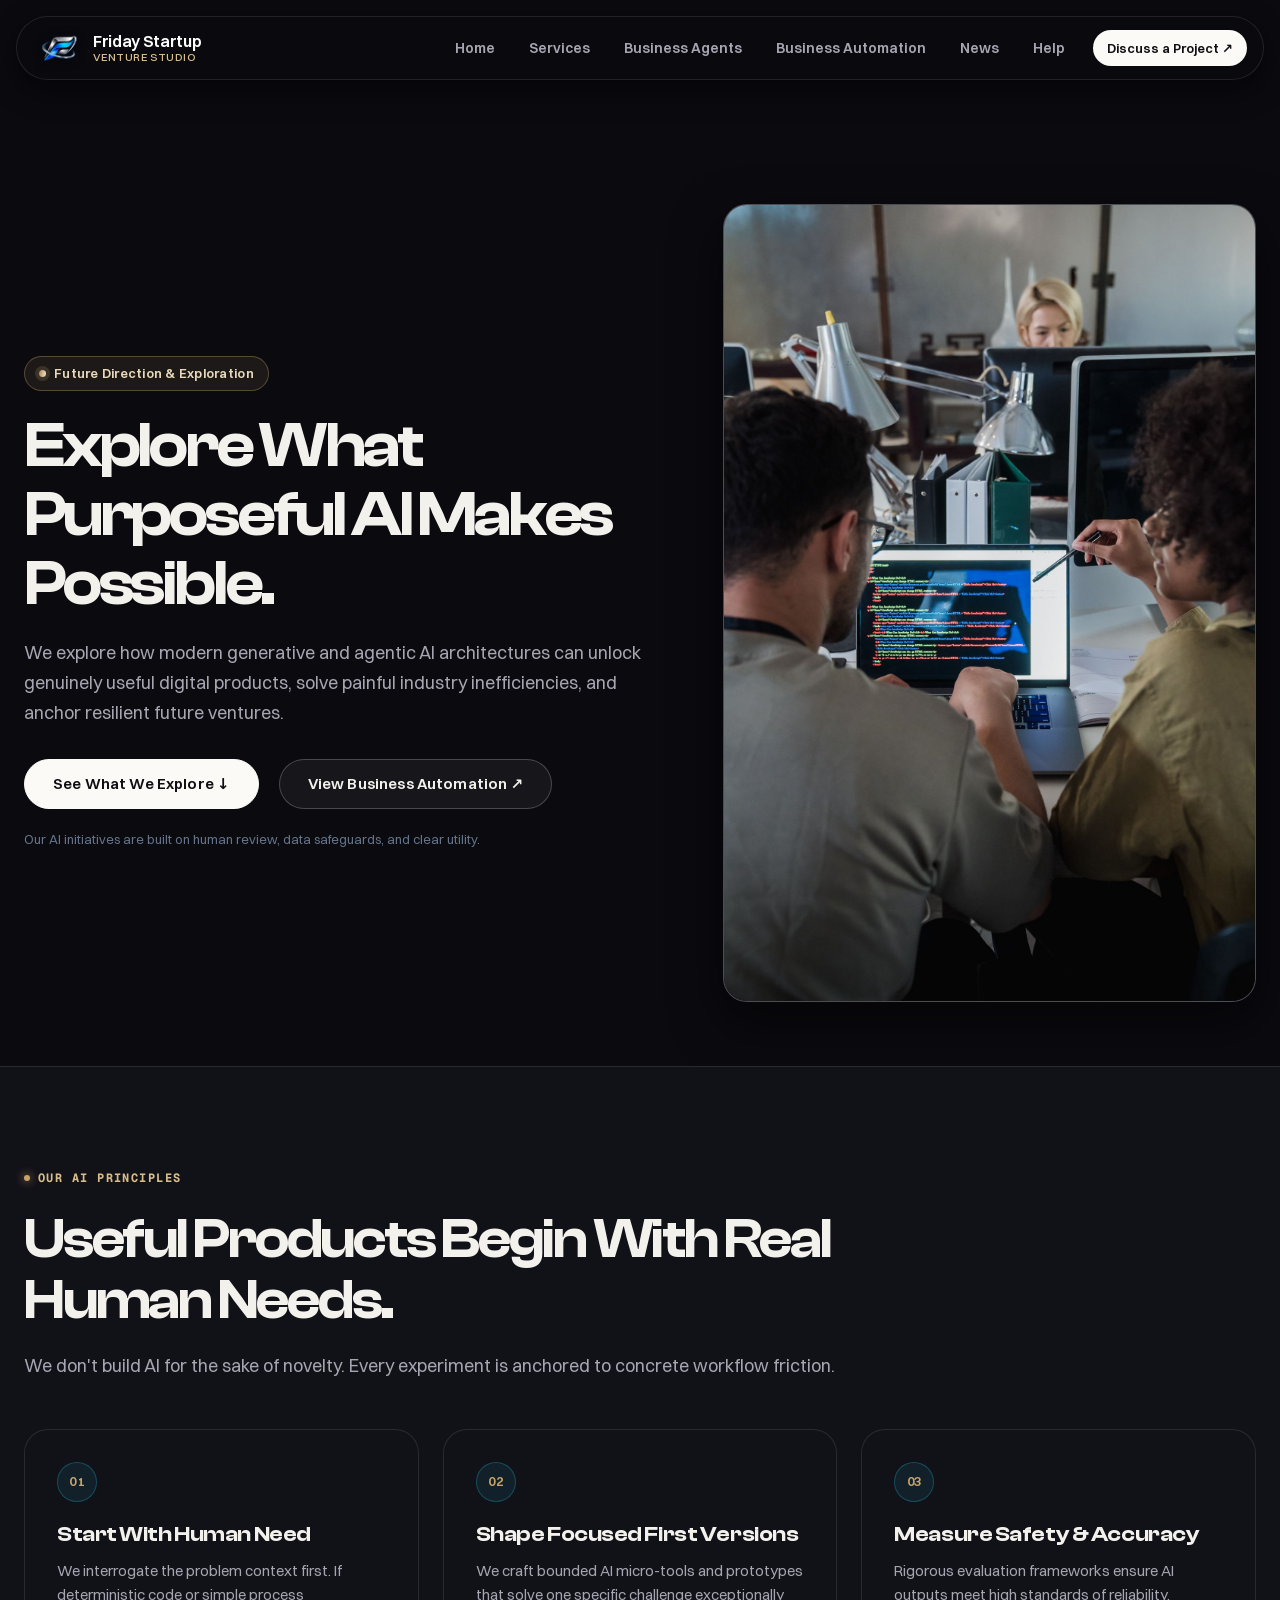
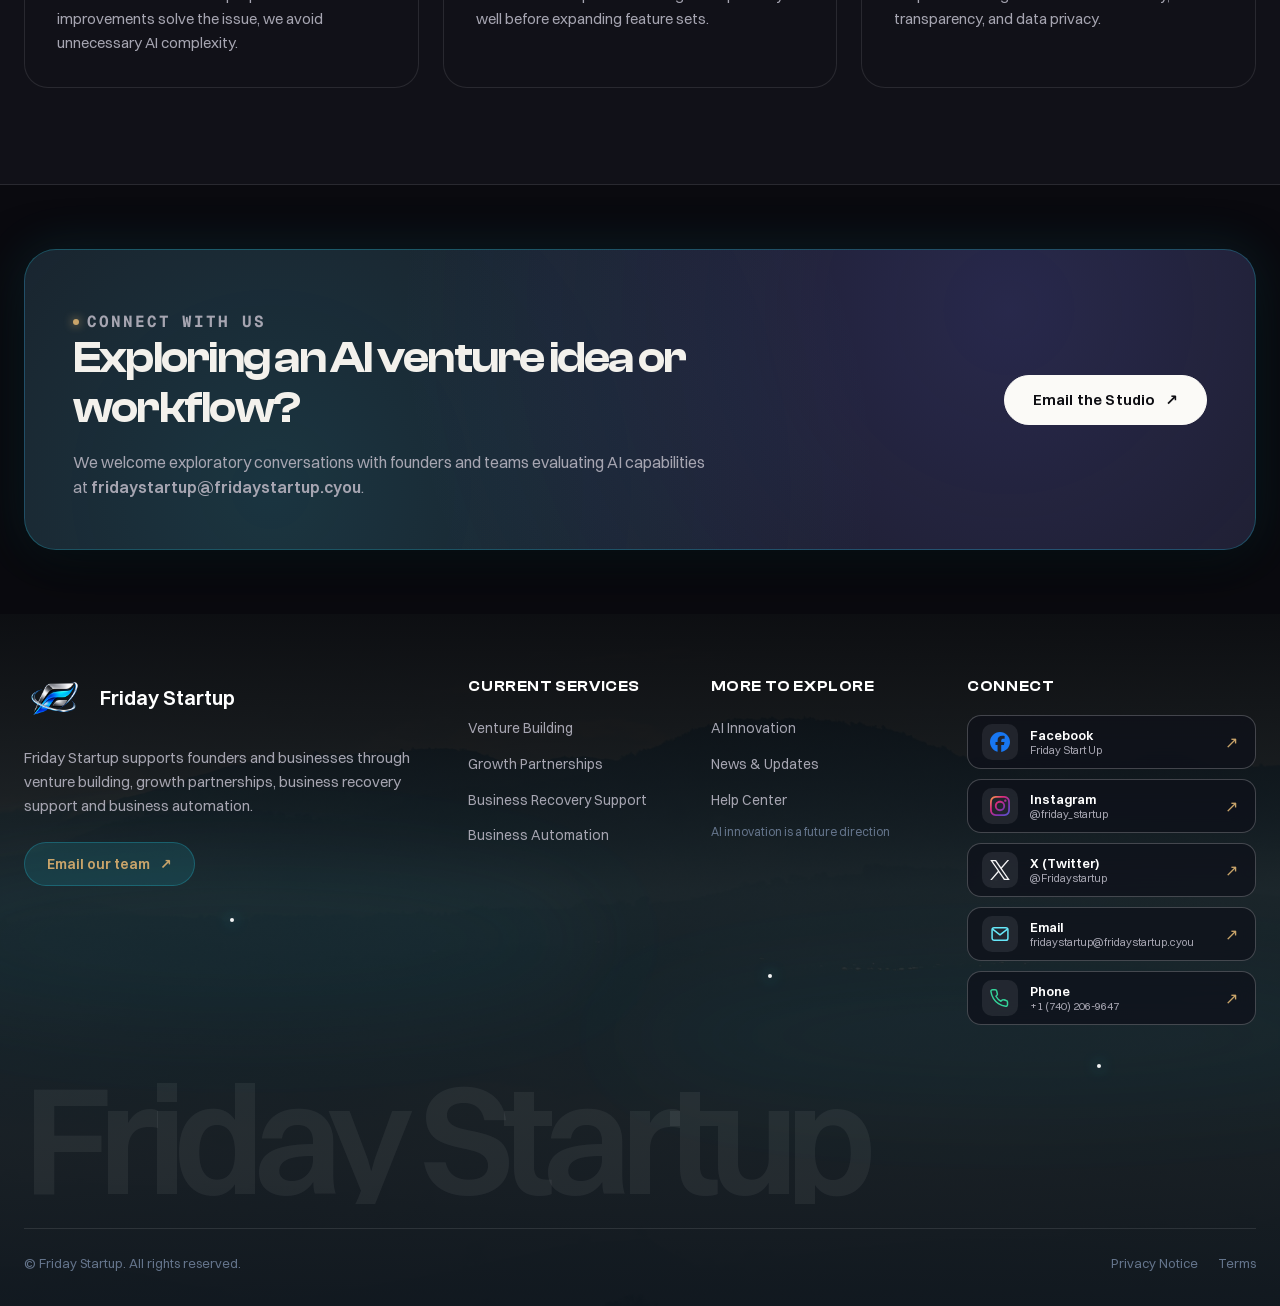
<file: ai-innovation/index.html>
<!doctype html>
<html lang="en">
<head>
  <meta charset="utf-8">
  <meta name="viewport" content="width=device-width, initial-scale=1">
  <meta name="description" content="Explore Friday Startup’s future direction for testing and validating AI product ideas and intelligent digital ventures.">
  <meta name="robots" content="index,follow,max-image-preview:large">
  <link rel="canonical" href="https://www.fridaystartup.cyou/ai-innovation/">
  <link rel="icon" type="image/png" sizes="512x512" href="/assets/friday-startup-favicon-512.png">
  <link rel="stylesheet" href="/assets/css/site.css">
  <link rel="stylesheet" href="/assets/css/premium.css">
  <link rel="stylesheet" href="/assets/css/theme.css">
  <title>AI Innovation & Future Ventures | Friday Startup</title>
  
  <meta property="og:type" content="website">
  <meta property="og:site_name" content="Friday Startup">
  <meta property="og:title" content="AI Innovation & Future Ventures | Friday Startup">
  <meta property="og:description" content="Explore Friday Startup’s future direction for testing and validating AI product ideas and intelligent digital ventures.">
  <meta property="og:url" content="https://www.fridaystartup.cyou/ai-innovation/">
  <meta property="og:image" content="https://www.fridaystartup.cyou/assets/product-building.jpg">
  <meta property="og:image:width" content="1400">
  <meta property="og:image:height" content="2100">
  <meta property="og:image:alt" content="People exploring AI software architecture">
  
  <meta name="twitter:card" content="summary_large_image">
  <meta name="twitter:title" content="AI Innovation & Future Ventures | Friday Startup">
  <meta name="twitter:description" content="Explore Friday Startup’s future direction for testing and validating AI product ideas and intelligent digital ventures.">
  <meta name="twitter:image" content="https://www.fridaystartup.cyou/assets/product-building.jpg">

</head>
<body>
  <a class="skip-link" href="#main">Skip to main content</a>

  <!-- Header -->
  <header class="site-header" data-site-header>
    <a class="brand" href="/" aria-label="Friday Startup home">
      <img class="brand-mark" src="/assets/friday-startup-emblem-lossless.webp" width="48" height="32" alt="Friday Startup">
      <span class="brand-copy">
        <span class="brand-name">Friday Startup</span>
        <span class="brand-note">Venture Studio</span>
      </span>
    </a>
    
    <button class="menu-toggle" type="button" aria-label="Open navigation" aria-expanded="false" aria-controls="primary-nav">
      <span class="menu-lines" aria-hidden="true"></span>
    </button>
    
    <nav class="site-nav" id="primary-nav" aria-label="Primary navigation">
      <a href="/">Home</a>
      <a href="/#services">Services</a>
      <a href="/#agents">Business Agents</a>
      <a href="/business-automation/">Business Automation</a>
      <a href="/news.html">News</a>
      <a href="/help/">Help</a>
      <a class="nav-cta-btn" href="mailto:fridaystartup@fridaystartup.cyou">Discuss a Project ↗</a>
    </nav>
  </header>

  <main id="main">
    <!-- Hero -->
    <section class="page-hero">
      <div class="container page-hero-grid">
        <div class="reveal">
          <div class="badge-chip">
            <span class="badge-chip__dot"></span>
            <span>Future Direction & Exploration</span>
          </div>
          <h1 class="text-gradient-accent">Explore What Purposeful AI Makes Possible.</h1>
          <p class="lead">
            We explore how modern generative and agentic AI architectures can unlock genuinely useful digital products, solve painful industry inefficiencies, and anchor resilient future ventures.
          </p>
          <div class="page-hero-actions">
            <a class="button" href="#explore">See What We Explore ↓</a>
            <a class="button button--quiet" href="/business-automation/">View Business Automation ↗</a>
          </div>
          <p class="page-hero-note">Our AI initiatives are built on human review, data safeguards, and clear utility.</p>
        </div>
        <figure class="page-hero-photo reveal">
          <img src="/assets/product-building.jpg" alt="Team discussing software AI development" width="1400" height="2100" fetchpriority="high">
        </figure>
      </div>
    </section>

    <!-- Exploration Areas -->
    <section class="section section--surface" id="explore">
      <div class="container">
        <div class="section-heading reveal">
          <p class="eyebrow">Our AI Principles</p>
          <h2>Useful Products Begin With Real Human Needs.</h2>
          <p>
            We don't build AI for the sake of novelty. Every experiment is anchored to concrete workflow friction.
          </p>
        </div>

        <div class="card-grid">
          <article class="info-card reveal">
            <span class="card-index" aria-hidden="true">01</span>
            <h3>Start With Human Need</h3>
            <p>
              We interrogate the problem context first. If deterministic code or simple process improvements solve the issue, we avoid unnecessary AI complexity.
            </p>
          </article>
          <article class="info-card reveal">
            <span class="card-index" aria-hidden="true">02</span>
            <h3>Shape Focused First Versions</h3>
            <p>
              We craft bounded AI micro-tools and prototypes that solve one specific challenge exceptionally well before expanding feature sets.
            </p>
          </article>
          <article class="info-card reveal">
            <span class="card-index" aria-hidden="true">03</span>
            <h3>Measure Safety & Accuracy</h3>
            <p>
              Rigorous evaluation frameworks ensure AI outputs meet high standards of reliability, transparency, and data privacy.
            </p>
          </article>
        </div>
      </div>
    </section>

    <!-- CTA -->
    <section class="section section--compact">
      <div class="container">
        <div class="cta-panel reveal">
          <div>
            <p class="eyebrow">Connect With Us</p>
            <h2>Exploring an AI venture idea or workflow?</h2>
            <p>We welcome exploratory conversations with founders and teams evaluating AI capabilities at <strong>fridaystartup@fridaystartup.cyou</strong>.</p>
          </div>
          <a class="button" href="mailto:fridaystartup@fridaystartup.cyou">
            <span>Email the Studio</span>
            <span aria-hidden="true">↗</span>
          </a>
        </div>
      </div>
    </section>
  </main>

  <!-- Signature Mountain Footer -->
  <footer class="footer footer--mountain" aria-label="Friday Startup footer">
    <div class="footer-landscape" aria-hidden="true">
      <div class="footer-landscape__photo"></div>
      <div class="footer-landscape__wash"></div>
      <span class="footer-landscape__mist footer-landscape__mist--one"></span>
      <span class="footer-landscape__mist footer-landscape__mist--two"></span>
      <span class="footer-landscape__spark footer-landscape__spark--one"></span>
      <span class="footer-landscape__spark footer-landscape__spark--two"></span>
      <span class="footer-landscape__spark footer-landscape__spark--three"></span>
      <span class="footer-landscape__spark footer-landscape__spark--four"></span>
    </div>

    <div class="container footer-landscape__content">
      <div class="footer-landscape__grid">
        <section class="footer-landscape__brand" aria-labelledby="footer-brand-title">
          <a class="footer-landscape__brand-link" href="/" aria-label="Friday Startup home">
            <img class="footer-landscape__logo" src="/assets/friday-startup-emblem-lossless.webp" width="60" height="40" alt="Friday Startup">
            <span id="footer-brand-title">Friday Startup</span>
          </a>
          <p class="footer-landscape__summary">
            Friday Startup supports founders and businesses through venture building, growth partnerships, business recovery support and business automation.
          </p>
          <a class="footer-landscape__email" href="mailto:fridaystartup@fridaystartup.cyou">
            <span>Email our team</span>
            <span aria-hidden="true">↗</span>
          </a>
        </section>

        <section class="footer-landscape__group" aria-labelledby="footer-current-title">
          <h2 id="footer-current-title">Current Services</h2>
          <ul>
            <li><a href="/venture-building/">Venture Building</a></li>
            <li><a href="/growth-partnerships/">Growth Partnerships</a></li>
            <li><a href="/business-recovery/">Business Recovery Support</a></li>
            <li><a href="/business-automation/">Business Automation</a></li>
          </ul>
        </section>

        <section class="footer-landscape__group" aria-labelledby="footer-future-title">
          <h2 id="footer-future-title">More to Explore</h2>
          <ul>
            <li><a href="/ai-innovation/">AI Innovation</a></li>
            <li><a href="/news.html">News & Updates</a></li>
            <li><a href="/help/">Help Center</a></li>
          </ul>
          <p class="footer-landscape__future-note">AI innovation is a future direction</p>
        </section>

        <nav class="footer-landscape__group footer-landscape__connect" aria-labelledby="footer-connect-title">
          <h2 id="footer-connect-title">Connect</h2>
          <ul class="footer-landscape__social-list">
            <li>
              <a class="footer-social-card" href="https://www.facebook.com/share/1BN3iJyHXs/" target="_blank" rel="noopener noreferrer" aria-label="Facebook, Friday Start Up">
                <span class="footer-social-card__icon"><img src="/assets/social-facebook.svg" width="20" height="20" alt="Facebook"></span>
                <span class="footer-social-card__copy"><strong>Facebook</strong><span>Friday Start Up</span></span>
                <span class="footer-social-card__arrow" aria-hidden="true">↗</span>
              </a>
            </li>
            <li>
              <a class="footer-social-card" href="https://instagram.com/friday_startup?obrf=MWU1YmhocDRiYWo2aw%3D%3D" target="_blank" rel="noopener noreferrer" aria-label="Instagram, @friday_startup">
                <span class="footer-social-card__icon"><img src="/assets/social-instagram.svg" width="20" height="20" alt="Instagram"></span>
                <span class="footer-social-card__copy"><strong>Instagram</strong><span>@friday_startup</span></span>
                <span class="footer-social-card__arrow" aria-hidden="true">↗</span>
              </a>
            </li>
            <li>
              <a class="footer-social-card" href="https://x.com/Fridaystartup" target="_blank" rel="noopener noreferrer" aria-label="X, @Fridaystartup">
                <span class="footer-social-card__icon"><img src="/assets/social-x.svg" width="20" height="20" alt="X"></span>
                <span class="footer-social-card__copy"><strong>X (Twitter)</strong><span>@Fridaystartup</span></span>
                <span class="footer-social-card__arrow" aria-hidden="true">↗</span>
              </a>
            </li>
            <li>
              <a class="footer-social-card" href="mailto:fridaystartup@fridaystartup.cyou" aria-label="Email, fridaystartup@fridaystartup.cyou">
                <span class="footer-social-card__icon"><img src="/assets/social-email.svg" width="20" height="20" alt=""></span>
                <span class="footer-social-card__copy"><strong>Email</strong><span>fridaystartup@<wbr>fridaystartup.cyou</span></span>
                <span class="footer-social-card__arrow" aria-hidden="true">↗</span>
              </a>
            </li>
            <li>
              <a class="footer-social-card" href="tel:+17402069647" aria-label="Phone, +1 (740) 206-9647">
                <span class="footer-social-card__icon"><img src="/assets/social-phone.svg" width="20" height="20" alt=""></span>
                <span class="footer-social-card__copy"><strong>Phone</strong><span>+1 (740) 206-9647</span></span>
                <span class="footer-social-card__arrow" aria-hidden="true">↗</span>
              </a>
            </li>
          </ul>
        </nav>
      </div>

      <div class="footer-landscape__wordmark-wrap" aria-hidden="true">
        <p class="footer-landscape__wordmark">Friday Startup</p>
      </div>

      <div class="footer-landscape__bottom">
        <span>© Friday Startup. All rights reserved.</span>
        <div class="footer-landscape__bottom-links">
          <a href="/privacy.html">Privacy Notice</a>
          <a href="/terms.html">Terms</a>
        </div>
      </div>
    </div>
  </footer>

  <script src="/assets/js/site.js" defer></script>
</body>
</html>
</file>
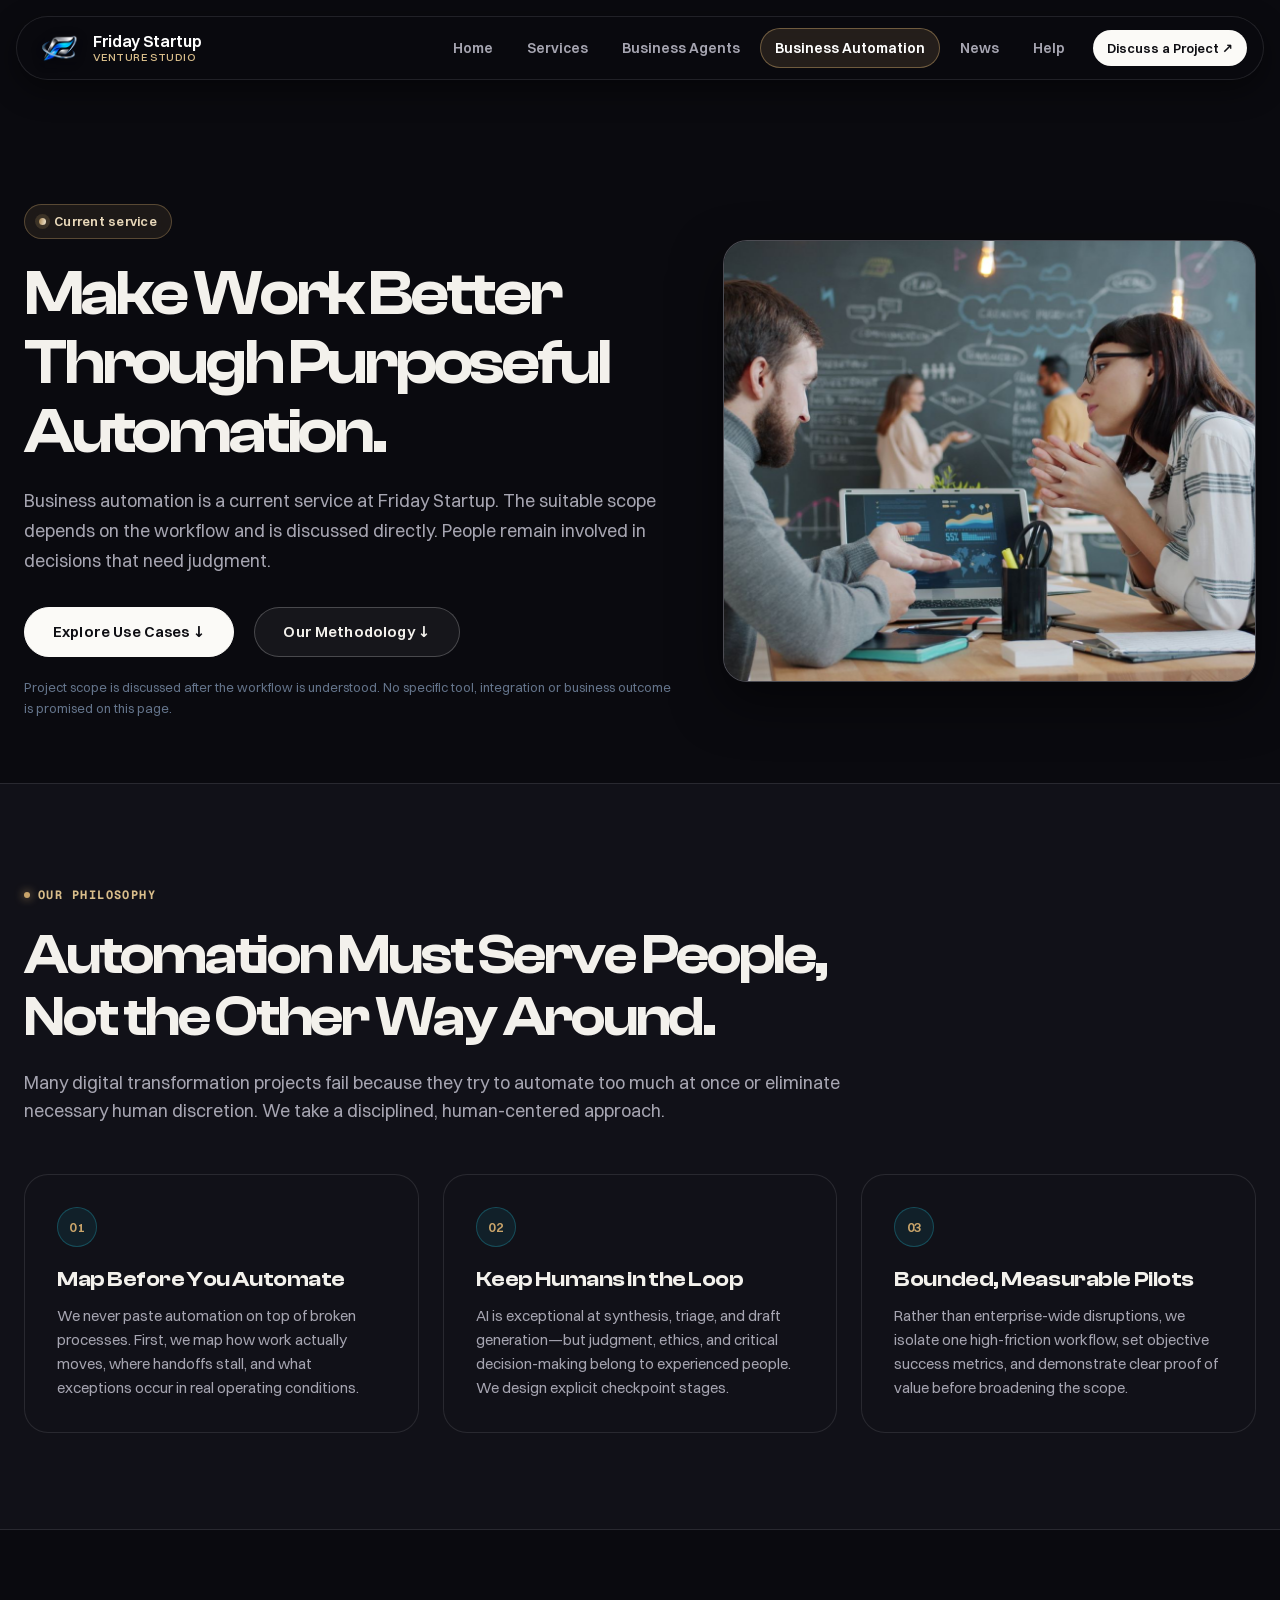
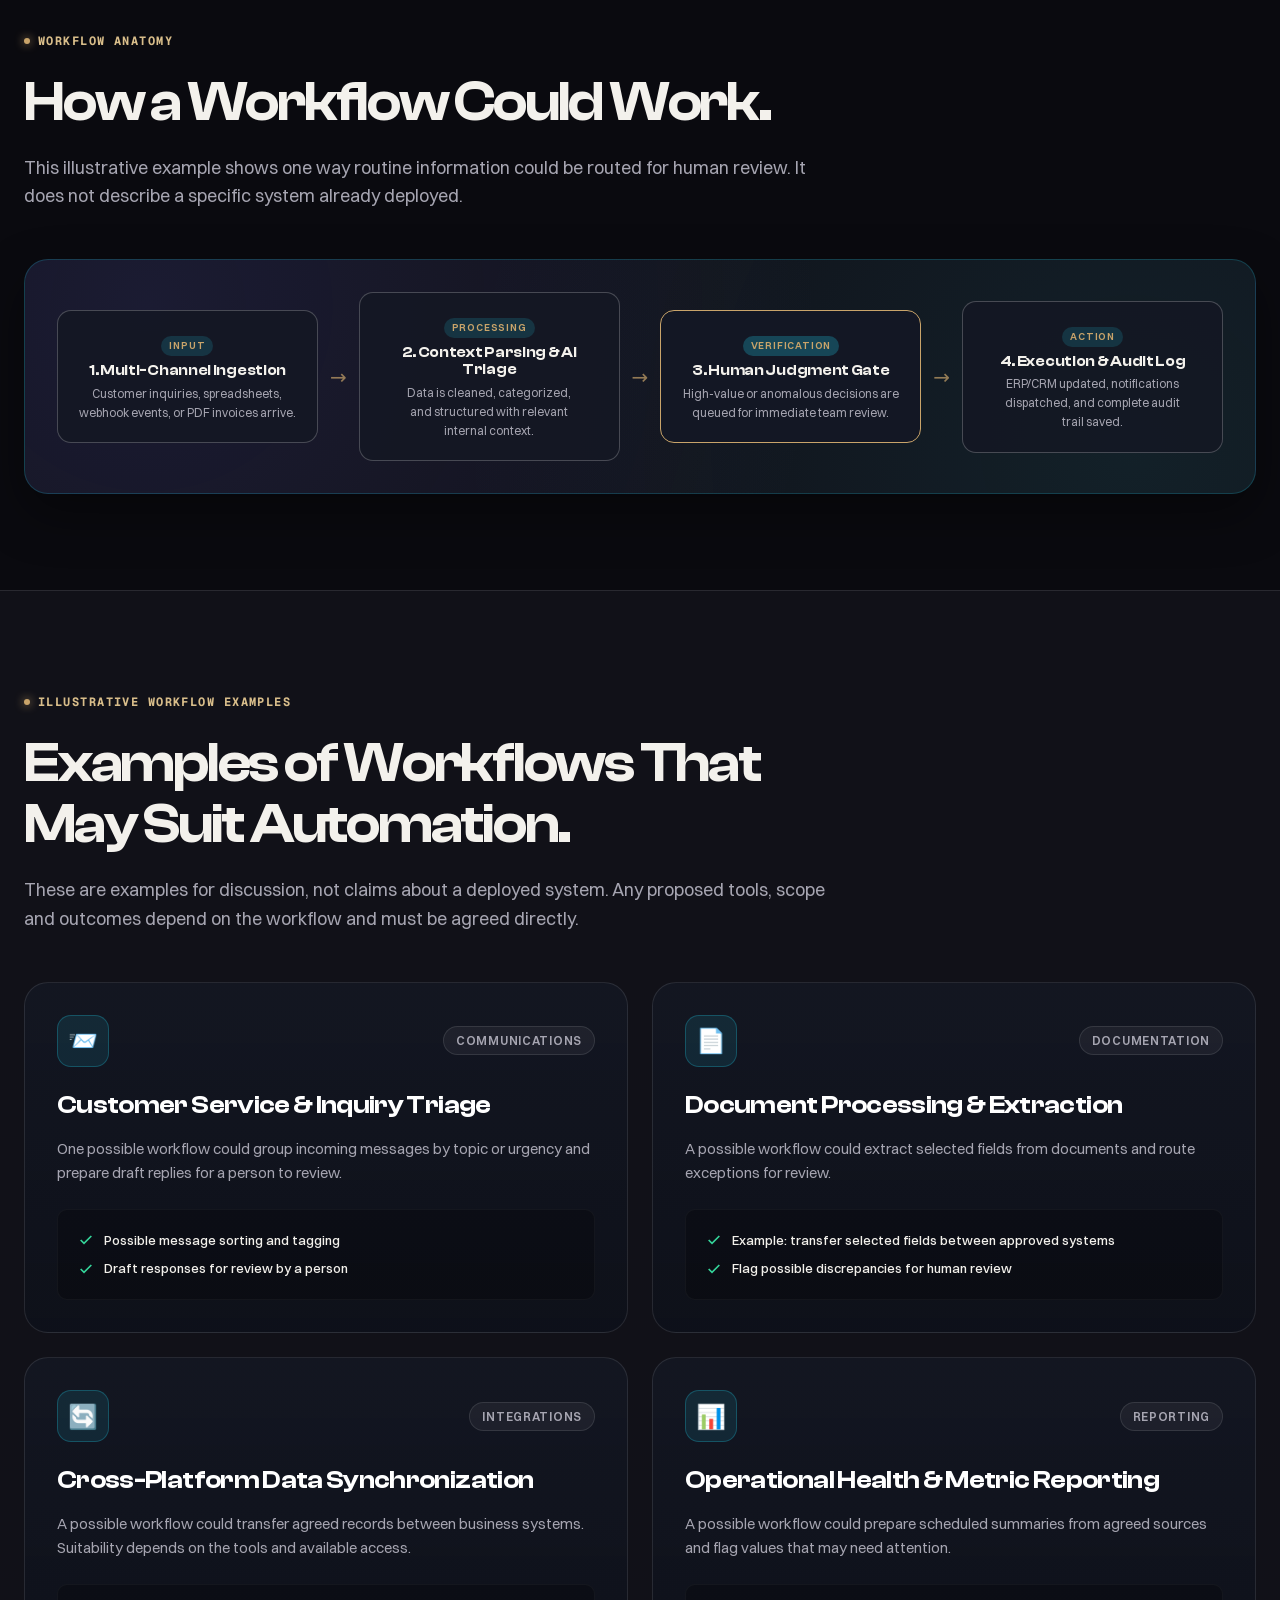
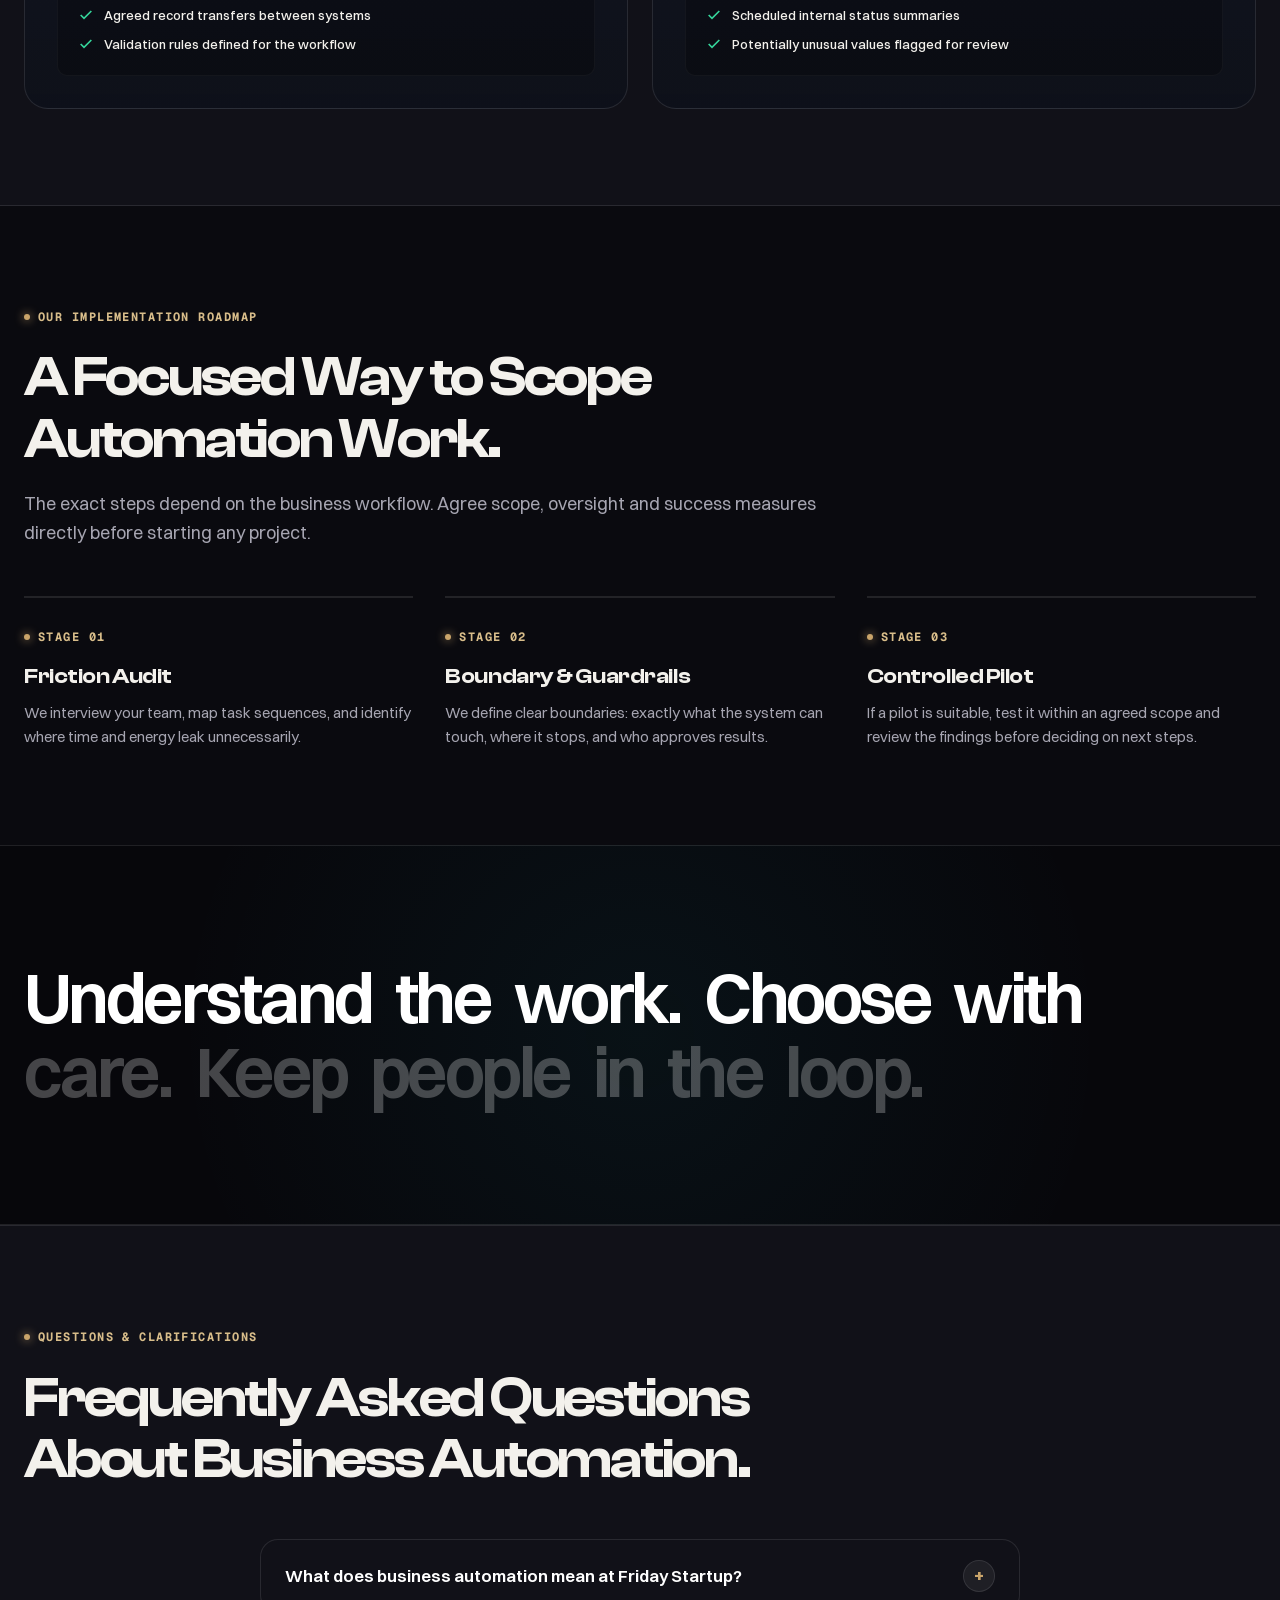
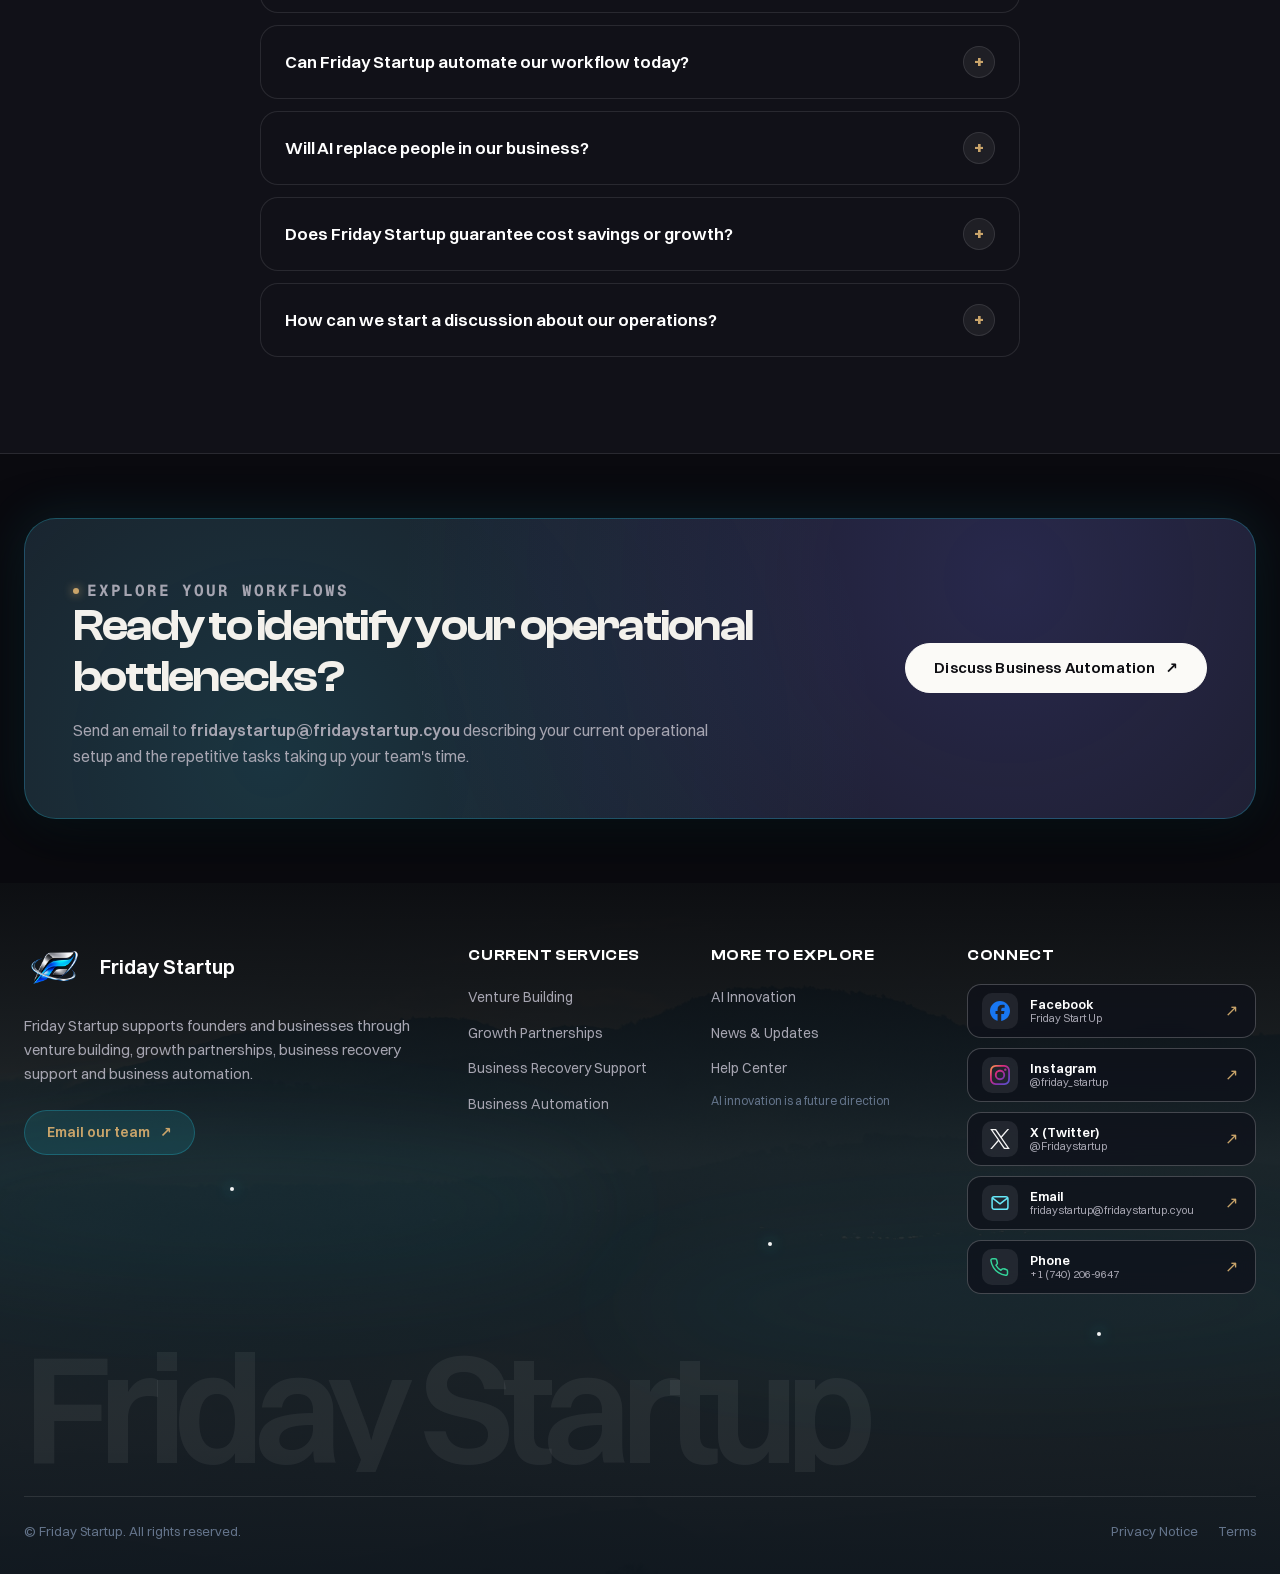
<file: business-automation/index.html>
<!doctype html>
<html lang="en">
<head>
  <meta charset="utf-8">
  <meta name="viewport" content="width=device-width, initial-scale=1">
  <meta name="description" content="Friday Startup provides business automation services for operational workflows. Project scope is discussed directly, with people involved in decisions that need judgment.">
  <meta name="robots" content="index,follow,max-image-preview:large">
  <link rel="canonical" href="https://www.fridaystartup.cyou/business-automation/">
  <link rel="icon" type="image/png" sizes="512x512" href="/assets/friday-startup-favicon-512.png">
  <link rel="stylesheet" href="/assets/css/site.css">
  <link rel="stylesheet" href="/assets/css/premium.css">
  <link rel="stylesheet" href="/assets/css/theme.css">
  <title>Business Automation Service | Friday Startup</title>
  
  <meta property="og:type" content="website">
  <meta property="og:site_name" content="Friday Startup">
  <meta property="og:title" content="Business Automation Service | Friday Startup">
  <meta property="og:description" content="Friday Startup provides business automation support scoped around each workflow, with people involved in decisions that need judgment.">
  <meta property="og:url" content="https://www.fridaystartup.cyou/business-automation/">
  <meta property="og:image" content="https://www.fridaystartup.cyou/assets/growth-partnership.jpg">
  <meta property="og:image:width" content="1600">
  <meta property="og:image:height" content="900">
  <meta property="og:image:alt" content="A team collaborating on workflow architecture in a modern office">
  
  <meta name="twitter:card" content="summary_large_image">
  <meta name="twitter:title" content="Business Automation Service | Friday Startup">
  <meta name="twitter:description" content="Friday Startup provides business automation support scoped around each workflow, with people involved in decisions that need judgment.">
  <meta name="twitter:image" content="https://www.fridaystartup.cyou/assets/growth-partnership.jpg">

  <script type="application/ld+json">
  {
    "@context": "https://schema.org",
    "@type": "Service",
    "@id": "https://www.fridaystartup.cyou/business-automation/#service",
    "name": "Business Automation",
    "serviceType": "Business automation",
    "description": "Business automation is a current service at Friday Startup. The suitable scope depends on the workflow and is discussed directly. People remain involved in decisions that need judgment.",
    "url": "https://www.fridaystartup.cyou/business-automation/",
    "provider": { "@id": "https://www.fridaystartup.cyou/#organization" }
  }
  </script>
</head>
<body>
  <a class="skip-link" href="#main">Skip to main content</a>

  <!-- Header -->
  <header class="site-header" data-site-header>
    <a class="brand" href="/" aria-label="Friday Startup home">
      <img class="brand-mark" src="/assets/friday-startup-emblem-lossless.webp" width="48" height="32" alt="Friday Startup">
      <span class="brand-copy">
        <span class="brand-name">Friday Startup</span>
        <span class="brand-note">Venture Studio</span>
      </span>
    </a>
    
    <button class="menu-toggle" type="button" aria-label="Open navigation" aria-expanded="false" aria-controls="primary-nav">
      <span class="menu-lines" aria-hidden="true"></span>
    </button>
    
    <nav class="site-nav" id="primary-nav" aria-label="Primary navigation">
      <a href="/">Home</a>
      <a href="/#services">Services</a>
      <a href="/#agents">Business Agents</a>
      <a href="/business-automation/" aria-current="page">Business Automation</a>
      <a href="/news.html">News</a>
      <a href="/help/">Help</a>
      <a class="nav-cta-btn" href="mailto:fridaystartup@fridaystartup.cyou">Discuss a Project ↗</a>
    </nav>
  </header>

  <main id="main">
    <!-- Hero Section -->
    <section class="page-hero">
      <div class="container page-hero-grid">
        <div class="reveal">
          <div class="badge-chip">
            <span class="badge-chip__dot"></span>
            <span>Current service</span>
          </div>
          <h1 class="text-gradient-accent">Make Work Better Through Purposeful Automation.</h1>
          <p class="lead">
            Business automation is a current service at Friday Startup. The suitable scope depends on the workflow and is discussed directly. People remain involved in decisions that need judgment.
          </p>
          <div class="page-hero-actions">
            <a class="button" href="#use-cases">Explore Use Cases ↓</a>
            <a class="button button--quiet" href="#methodology">Our Methodology ↓</a>
          </div>
          <p class="page-hero-note">Project scope is discussed after the workflow is understood. No specific tool, integration or business outcome is promised on this page.</p>
        </div>
        <figure class="page-hero-photo reveal">
          <img src="/assets/growth-partnership.jpg" alt="Team mapping workflow automation" width="1600" height="900" fetchpriority="high">
        </figure>
      </div>
    </section>

    <!-- Section: Philosophy & Principles -->
    <section class="section section--surface" id="principles">
      <div class="container">
        <div class="section-heading reveal">
          <p class="eyebrow">Our Philosophy</p>
          <h2>Automation Must Serve People, Not the Other Way Around.</h2>
          <p>
            Many digital transformation projects fail because they try to automate too much at once or eliminate necessary human discretion. We take a disciplined, human-centered approach.
          </p>
        </div>

        <div class="card-grid">
          <article class="info-card reveal">
            <span class="card-index" aria-hidden="true">01</span>
            <h3>Map Before You Automate</h3>
            <p>
              We never paste automation on top of broken processes. First, we map how work actually moves, where handoffs stall, and what exceptions occur in real operating conditions.
            </p>
          </article>
          <article class="info-card reveal">
            <span class="card-index" aria-hidden="true">02</span>
            <h3>Keep Humans in the Loop</h3>
            <p>
              AI is exceptional at synthesis, triage, and draft generation—but judgment, ethics, and critical decision-making belong to experienced people. We design explicit checkpoint stages.
            </p>
          </article>
          <article class="info-card reveal">
            <span class="card-index" aria-hidden="true">03</span>
            <h3>Bounded, Measurable Pilots</h3>
            <p>
              Rather than enterprise-wide disruptions, we isolate one high-friction workflow, set objective success metrics, and demonstrate clear proof of value before broadening the scope.
            </p>
          </article>
        </div>
      </div>
    </section>

    <!-- Section: Interactive Architecture Flow -->
    <section class="section" id="architecture">
      <div class="container">
        <div class="section-heading reveal">
          <p class="eyebrow">Workflow Anatomy</p>
          <h2>How a Workflow Could Work.</h2>
          <p>
            This illustrative example shows one way routine information could be routed for human review. It does not describe a specific system already deployed.
          </p>
        </div>

        <div class="automation-diagram reveal">
          <div class="flow-steps">
            <div class="flow-node">
              <span class="flow-node__badge">Input</span>
              <h4>1. Multi-Channel Ingestion</h4>
              <p>Customer inquiries, spreadsheets, webhook events, or PDF invoices arrive.</p>
            </div>
            <div class="flow-arrow" aria-hidden="true">→</div>
            <div class="flow-node">
              <span class="flow-node__badge">Processing</span>
              <h4>2. Context Parsing & AI Triage</h4>
              <p>Data is cleaned, categorized, and structured with relevant internal context.</p>
            </div>
            <div class="flow-arrow" aria-hidden="true">→</div>
            <div class="flow-node" style="border-color:var(--accent); background:rgba(20,24,36,0.95)">
              <span class="flow-node__badge" style="background:rgba(34,211,238,0.25)">Verification</span>
              <h4>3. Human Judgment Gate</h4>
              <p>High-value or anomalous decisions are queued for immediate team review.</p>
            </div>
            <div class="flow-arrow" aria-hidden="true">→</div>
            <div class="flow-node">
              <span class="flow-node__badge">Action</span>
              <h4>4. Execution & Audit Log</h4>
              <p>ERP/CRM updated, notifications dispatched, and complete audit trail saved.</p>
            </div>
          </div>
        </div>
      </div>
    </section>

    <!-- Section: Practical Use Cases -->
    <section class="section section--surface" id="use-cases">
      <div class="container">
        <div class="section-heading reveal">
          <p class="eyebrow">Illustrative Workflow Examples</p>
          <h2>Examples of Workflows That May Suit Automation.</h2>
          <p>
            These are examples for discussion, not claims about a deployed system. Any proposed tools, scope and outcomes depend on the workflow and must be agreed directly.
          </p>
        </div>

        <div class="what-we-do-grid">
          <article class="work-card reveal">
            <div class="work-card__header">
              <div class="work-card__icon" aria-hidden="true">📨</div>
              <span class="work-card__badge">Communications</span>
            </div>
            <h3>Customer Service & Inquiry Triage</h3>
            <p>
              One possible workflow could group incoming messages by topic or urgency and prepare draft replies for a person to review.
            </p>
            <div class="work-card__deliverables">
              <div class="work-card__deliverable-item">
                <svg width="16" height="16" viewBox="0 0 24 24" fill="none" stroke="currentColor" stroke-width="2.5"><polyline points="20 6 9 17 4 12"/></svg>
                <span>Possible message sorting and tagging</span>
              </div>
              <div class="work-card__deliverable-item">
                <svg width="16" height="16" viewBox="0 0 24 24" fill="none" stroke="currentColor" stroke-width="2.5"><polyline points="20 6 9 17 4 12"/></svg>
                <span>Draft responses for review by a person</span>
              </div>
            </div>
          </article>

          <article class="work-card reveal">
            <div class="work-card__header">
              <div class="work-card__icon" aria-hidden="true">📄</div>
              <span class="work-card__badge">Documentation</span>
            </div>
            <h3>Document Processing & Extraction</h3>
            <p>
              A possible workflow could extract selected fields from documents and route exceptions for review.
            </p>
            <div class="work-card__deliverables">
              <div class="work-card__deliverable-item">
                <svg width="16" height="16" viewBox="0 0 24 24" fill="none" stroke="currentColor" stroke-width="2.5"><polyline points="20 6 9 17 4 12"/></svg>
                <span>Example: transfer selected fields between approved systems</span>
              </div>
              <div class="work-card__deliverable-item">
                <svg width="16" height="16" viewBox="0 0 24 24" fill="none" stroke="currentColor" stroke-width="2.5"><polyline points="20 6 9 17 4 12"/></svg>
                <span>Flag possible discrepancies for human review</span>
              </div>
            </div>
          </article>

          <article class="work-card reveal">
            <div class="work-card__header">
              <div class="work-card__icon" aria-hidden="true">🔄</div>
              <span class="work-card__badge">Integrations</span>
            </div>
            <h3>Cross-Platform Data Synchronization</h3>
            <p>
              A possible workflow could transfer agreed records between business systems. Suitability depends on the tools and available access.
            </p>
            <div class="work-card__deliverables">
              <div class="work-card__deliverable-item">
                <svg width="16" height="16" viewBox="0 0 24 24" fill="none" stroke="currentColor" stroke-width="2.5"><polyline points="20 6 9 17 4 12"/></svg>
                <span>Agreed record transfers between systems</span>
              </div>
              <div class="work-card__deliverable-item">
                <svg width="16" height="16" viewBox="0 0 24 24" fill="none" stroke="currentColor" stroke-width="2.5"><polyline points="20 6 9 17 4 12"/></svg>
                <span>Validation rules defined for the workflow</span>
              </div>
            </div>
          </article>

          <article class="work-card reveal">
            <div class="work-card__header">
              <div class="work-card__icon" aria-hidden="true">📊</div>
              <span class="work-card__badge">Reporting</span>
            </div>
            <h3>Operational Health & Metric Reporting</h3>
            <p>
              A possible workflow could prepare scheduled summaries from agreed sources and flag values that may need attention.
            </p>
            <div class="work-card__deliverables">
              <div class="work-card__deliverable-item">
                <svg width="16" height="16" viewBox="0 0 24 24" fill="none" stroke="currentColor" stroke-width="2.5"><polyline points="20 6 9 17 4 12"/></svg>
                <span>Scheduled internal status summaries</span>
              </div>
              <div class="work-card__deliverable-item">
                <svg width="16" height="16" viewBox="0 0 24 24" fill="none" stroke="currentColor" stroke-width="2.5"><polyline points="20 6 9 17 4 12"/></svg>
                <span>Potentially unusual values flagged for review</span>
              </div>
            </div>
          </article>
        </div>
      </div>
    </section>

    <!-- Section: 4-Stage Methodology -->
    <section class="section" id="methodology">
      <div class="container">
        <div class="section-heading reveal">
          <p class="eyebrow">Our Implementation Roadmap</p>
          <h2>A Focused Way to Scope Automation Work.</h2>
          <p>
            The exact steps depend on the business workflow. Agree scope, oversight and success measures directly before starting any project.
          </p>
        </div>

        <div class="steps-grid">
          <article class="step-card reveal">
            <span class="eyebrow">Stage 01</span>
            <h3>Friction Audit</h3>
            <p>
              We interview your team, map task sequences, and identify where time and energy leak unnecessarily.
            </p>
          </article>
          <article class="step-card reveal">
            <span class="eyebrow">Stage 02</span>
            <h3>Boundary & Guardrails</h3>
            <p>
              We define clear boundaries: exactly what the system can touch, where it stops, and who approves results.
            </p>
          </article>
          <article class="step-card reveal">
            <span class="eyebrow">Stage 03</span>
            <h3>Controlled Pilot</h3>
            <p>
              If a pilot is suitable, test it within an agreed scope and review the findings before deciding on next steps.
            </p>
          </article>
        </div>
      </div>
    </section>

    <!-- Section: Tagline Stage -->
    <section class="tagline-stage" aria-label="Automation ethos">
      <div class="container">
        <p class="tagline" aria-label="Understand the work. Choose with care. Keep people in the loop.">
          <span class="tag-word" data-word>Understand</span>
          <span class="tag-word" data-word>the</span>
          <span class="tag-word" data-word>work.</span>
          <span class="tag-word" data-word>Choose</span>
          <span class="tag-word" data-word>with</span>
          <span class="tag-word" data-word>care.</span>
          <span class="tag-word" data-word>Keep</span>
          <span class="tag-word" data-word>people</span>
          <span class="tag-word" data-word>in</span>
          <span class="tag-word" data-word>the</span>
          <span class="tag-word" data-word>loop.</span>
        </p>
      </div>
    </section>

    <!-- Section: FAQ -->
    <section class="section section--surface" id="faq">
      <div class="container">
        <div class="section-heading reveal">
          <p class="eyebrow">Questions & Clarifications</p>
          <h2>Frequently Asked Questions About Business Automation.</h2>
        </div>

        <div class="faq-list narrow reveal" style="margin-inline:auto;">
          <details class="faq-item">
            <summary>What does business automation mean at Friday Startup?</summary>
            <div class="faq-answer">
              <p>Business automation is a current service at Friday Startup. The suitable scope depends on the workflow and is discussed directly. People remain involved in decisions that need judgment.</p>
            </div>
          </details>
          <details class="faq-item">
            <summary>Can Friday Startup automate our workflow today?</summary>
            <div class="faq-answer">
              <p>Yes. Business automation is a current service. This page gives illustrative workflow examples; specific tools, integrations and outcomes are not promised.</p>
            </div>
          </details>
          <details class="faq-item">
            <summary>Will AI replace people in our business?</summary>
            <div class="faq-answer">
              <p>No. Business automation is intended to assist suitable repetitive work. People remain responsible for decisions that require judgment.</p>
            </div>
          </details>
          <details class="faq-item">
            <summary>Does Friday Startup guarantee cost savings or growth?</summary>
            <div class="faq-answer">
              <p>No. Friday Startup does not guarantee cost savings, productivity gains or growth. Outcomes depend on the business context and agreed work.</p>
            </div>
          </details>
          <details class="faq-item">
            <summary>How can we start a discussion about our operations?</summary>
            <div class="faq-answer">
              <p>Email Friday Startup at <strong>fridaystartup@fridaystartup.cyou</strong> with a short description of the workflow. Do not include confidential customer data in an initial message.</p>
            </div>
          </details>
        </div>
      </div>
    </section>

    <!-- Section: CTA -->
    <section class="section section--compact">
      <div class="container">
        <div class="cta-panel reveal">
          <div>
            <p class="eyebrow">Explore Your Workflows</p>
            <h2>Ready to identify your operational bottlenecks?</h2>
            <p>
              Send an email to <strong>fridaystartup@fridaystartup.cyou</strong> describing your current operational setup and the repetitive tasks taking up your team's time.
            </p>
          </div>
          <a class="button" href="mailto:fridaystartup@fridaystartup.cyou">
            <span>Discuss Business Automation</span>
            <span aria-hidden="true">↗</span>
          </a>
        </div>
      </div>
    </section>
  </main>

  <!-- Signature Mountain Footer -->
  <footer class="footer footer--mountain" aria-label="Friday Startup footer">
    <div class="footer-landscape" aria-hidden="true">
      <div class="footer-landscape__photo"></div>
      <div class="footer-landscape__wash"></div>
      <span class="footer-landscape__mist footer-landscape__mist--one"></span>
      <span class="footer-landscape__mist footer-landscape__mist--two"></span>
      <span class="footer-landscape__spark footer-landscape__spark--one"></span>
      <span class="footer-landscape__spark footer-landscape__spark--two"></span>
      <span class="footer-landscape__spark footer-landscape__spark--three"></span>
      <span class="footer-landscape__spark footer-landscape__spark--four"></span>
    </div>

    <div class="container footer-landscape__content">
      <div class="footer-landscape__grid">
        <section class="footer-landscape__brand" aria-labelledby="footer-brand-title">
          <a class="footer-landscape__brand-link" href="/" aria-label="Friday Startup home">
            <img class="footer-landscape__logo" src="/assets/friday-startup-emblem-lossless.webp" width="60" height="40" alt="Friday Startup">
            <span id="footer-brand-title">Friday Startup</span>
          </a>
          <p class="footer-landscape__summary">
            Friday Startup supports founders and businesses through venture building, growth partnerships, business recovery support and business automation.
          </p>
          <a class="footer-landscape__email" href="mailto:fridaystartup@fridaystartup.cyou">
            <span>Email our team</span>
            <span aria-hidden="true">↗</span>
          </a>
        </section>

        <section class="footer-landscape__group" aria-labelledby="footer-current-title">
          <h2 id="footer-current-title">Current Services</h2>
          <ul>
            <li><a href="/venture-building/">Venture Building</a></li>
            <li><a href="/growth-partnerships/">Growth Partnerships</a></li>
            <li><a href="/business-recovery/">Business Recovery Support</a></li>
            <li><a href="/business-automation/">Business Automation</a></li>
          </ul>
        </section>

        <section class="footer-landscape__group" aria-labelledby="footer-future-title">
          <h2 id="footer-future-title">More to Explore</h2>
          <ul>
            <li><a href="/ai-innovation/">AI Innovation</a></li>
            <li><a href="/news.html">News & Updates</a></li>
            <li><a href="/help/">Help Center</a></li>
          </ul>
          <p class="footer-landscape__future-note">AI innovation is a future direction</p>
        </section>

        <nav class="footer-landscape__group footer-landscape__connect" aria-labelledby="footer-connect-title">
          <h2 id="footer-connect-title">Connect</h2>
          <ul class="footer-landscape__social-list">
            <li>
              <a class="footer-social-card" href="https://www.facebook.com/share/1BN3iJyHXs/" target="_blank" rel="noopener noreferrer" aria-label="Facebook, Friday Start Up">
                <span class="footer-social-card__icon"><img src="/assets/social-facebook.svg" width="20" height="20" alt="Facebook"></span>
                <span class="footer-social-card__copy"><strong>Facebook</strong><span>Friday Start Up</span></span>
                <span class="footer-social-card__arrow" aria-hidden="true">↗</span>
              </a>
            </li>
            <li>
              <a class="footer-social-card" href="https://instagram.com/friday_startup?obrf=MWU1YmhocDRiYWo2aw%3D%3D" target="_blank" rel="noopener noreferrer" aria-label="Instagram, @friday_startup">
                <span class="footer-social-card__icon"><img src="/assets/social-instagram.svg" width="20" height="20" alt="Instagram"></span>
                <span class="footer-social-card__copy"><strong>Instagram</strong><span>@friday_startup</span></span>
                <span class="footer-social-card__arrow" aria-hidden="true">↗</span>
              </a>
            </li>
            <li>
              <a class="footer-social-card" href="https://x.com/Fridaystartup" target="_blank" rel="noopener noreferrer" aria-label="X, @Fridaystartup">
                <span class="footer-social-card__icon"><img src="/assets/social-x.svg" width="20" height="20" alt="X"></span>
                <span class="footer-social-card__copy"><strong>X (Twitter)</strong><span>@Fridaystartup</span></span>
                <span class="footer-social-card__arrow" aria-hidden="true">↗</span>
              </a>
            </li>
            <li>
              <a class="footer-social-card" href="mailto:fridaystartup@fridaystartup.cyou" aria-label="Email, fridaystartup@fridaystartup.cyou">
                <span class="footer-social-card__icon"><img src="/assets/social-email.svg" width="20" height="20" alt=""></span>
                <span class="footer-social-card__copy"><strong>Email</strong><span>fridaystartup@<wbr>fridaystartup.cyou</span></span>
                <span class="footer-social-card__arrow" aria-hidden="true">↗</span>
              </a>
            </li>
            <li>
              <a class="footer-social-card" href="tel:+17402069647" aria-label="Phone, +1 (740) 206-9647">
                <span class="footer-social-card__icon"><img src="/assets/social-phone.svg" width="20" height="20" alt=""></span>
                <span class="footer-social-card__copy"><strong>Phone</strong><span>+1 (740) 206-9647</span></span>
                <span class="footer-social-card__arrow" aria-hidden="true">↗</span>
              </a>
            </li>
          </ul>
        </nav>
      </div>

      <div class="footer-landscape__wordmark-wrap" aria-hidden="true">
        <p class="footer-landscape__wordmark">Friday Startup</p>
      </div>

      <div class="footer-landscape__bottom">
        <span>© Friday Startup. All rights reserved.</span>
        <div class="footer-landscape__bottom-links">
          <a href="/privacy.html">Privacy Notice</a>
          <a href="/terms.html">Terms</a>
        </div>
      </div>
    </div>
  </footer>

  <script src="/assets/js/site.js" defer></script>
</body>
</html>
</file>
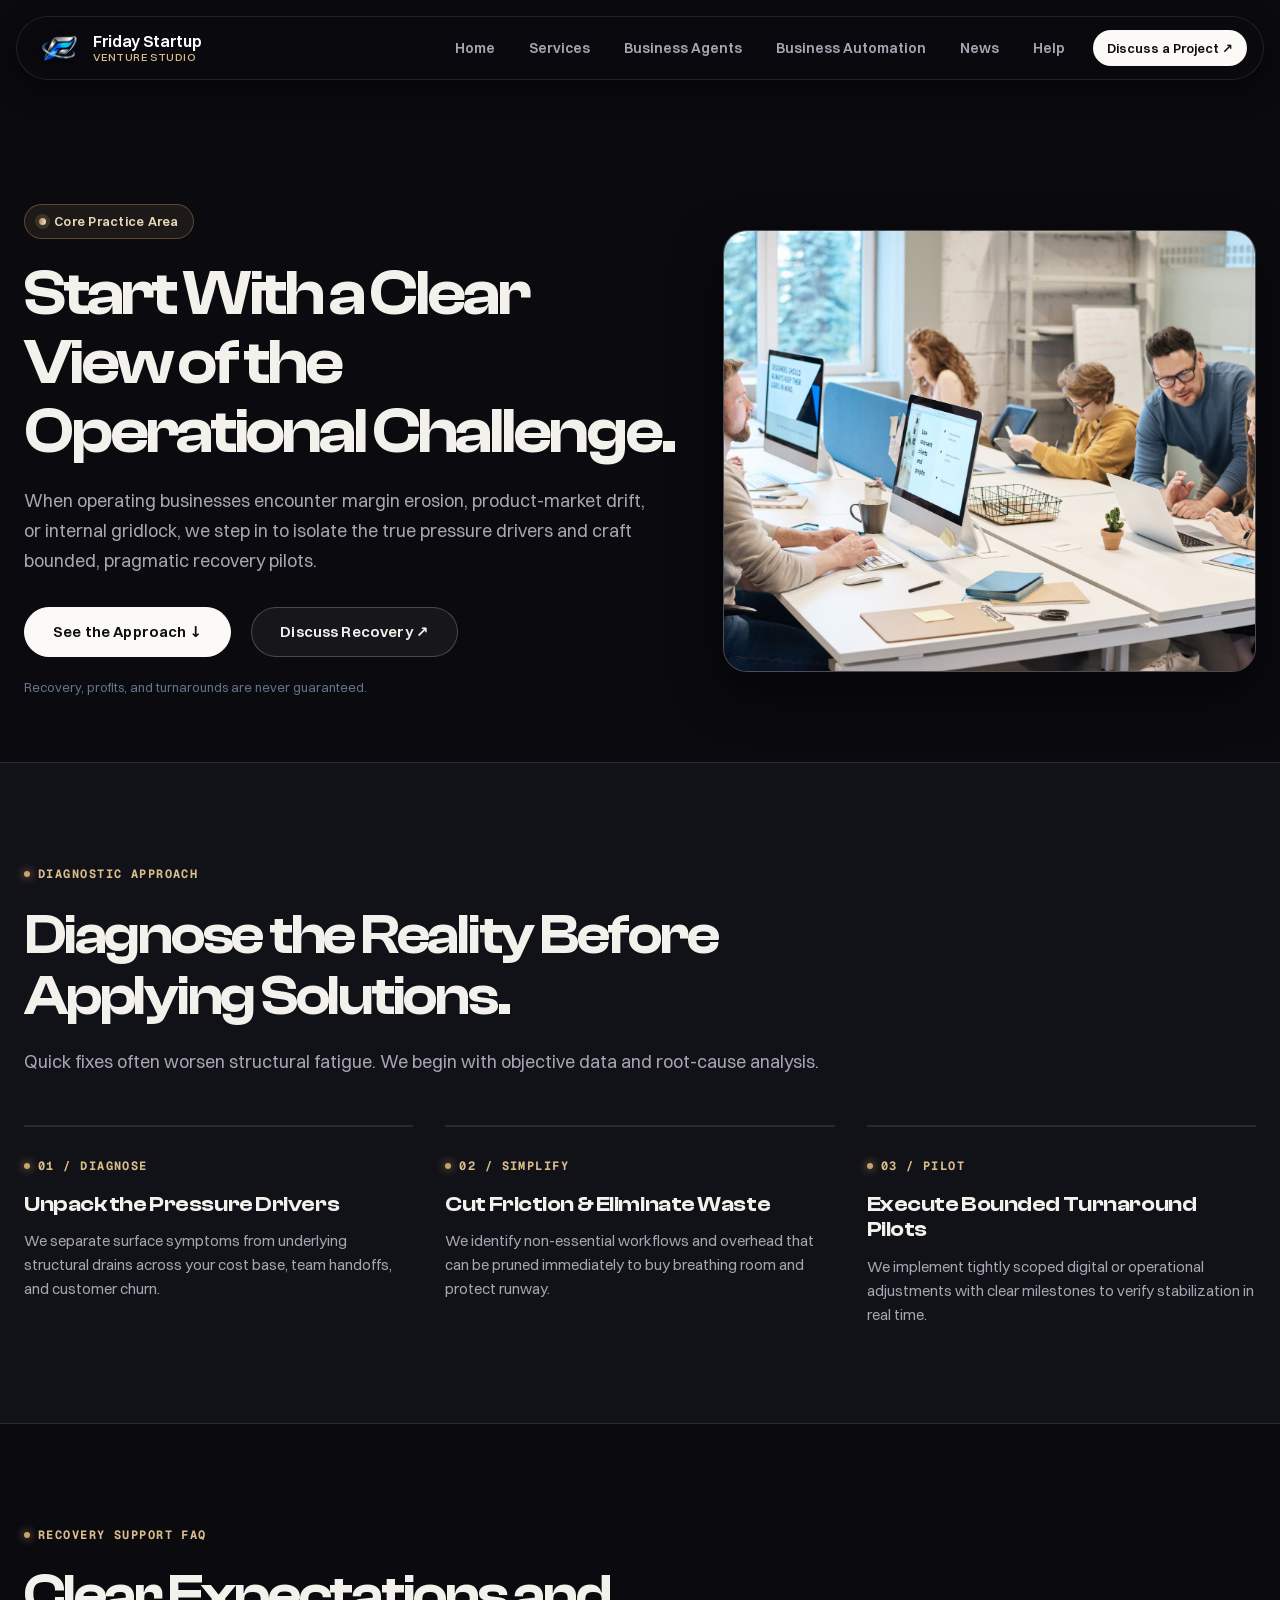
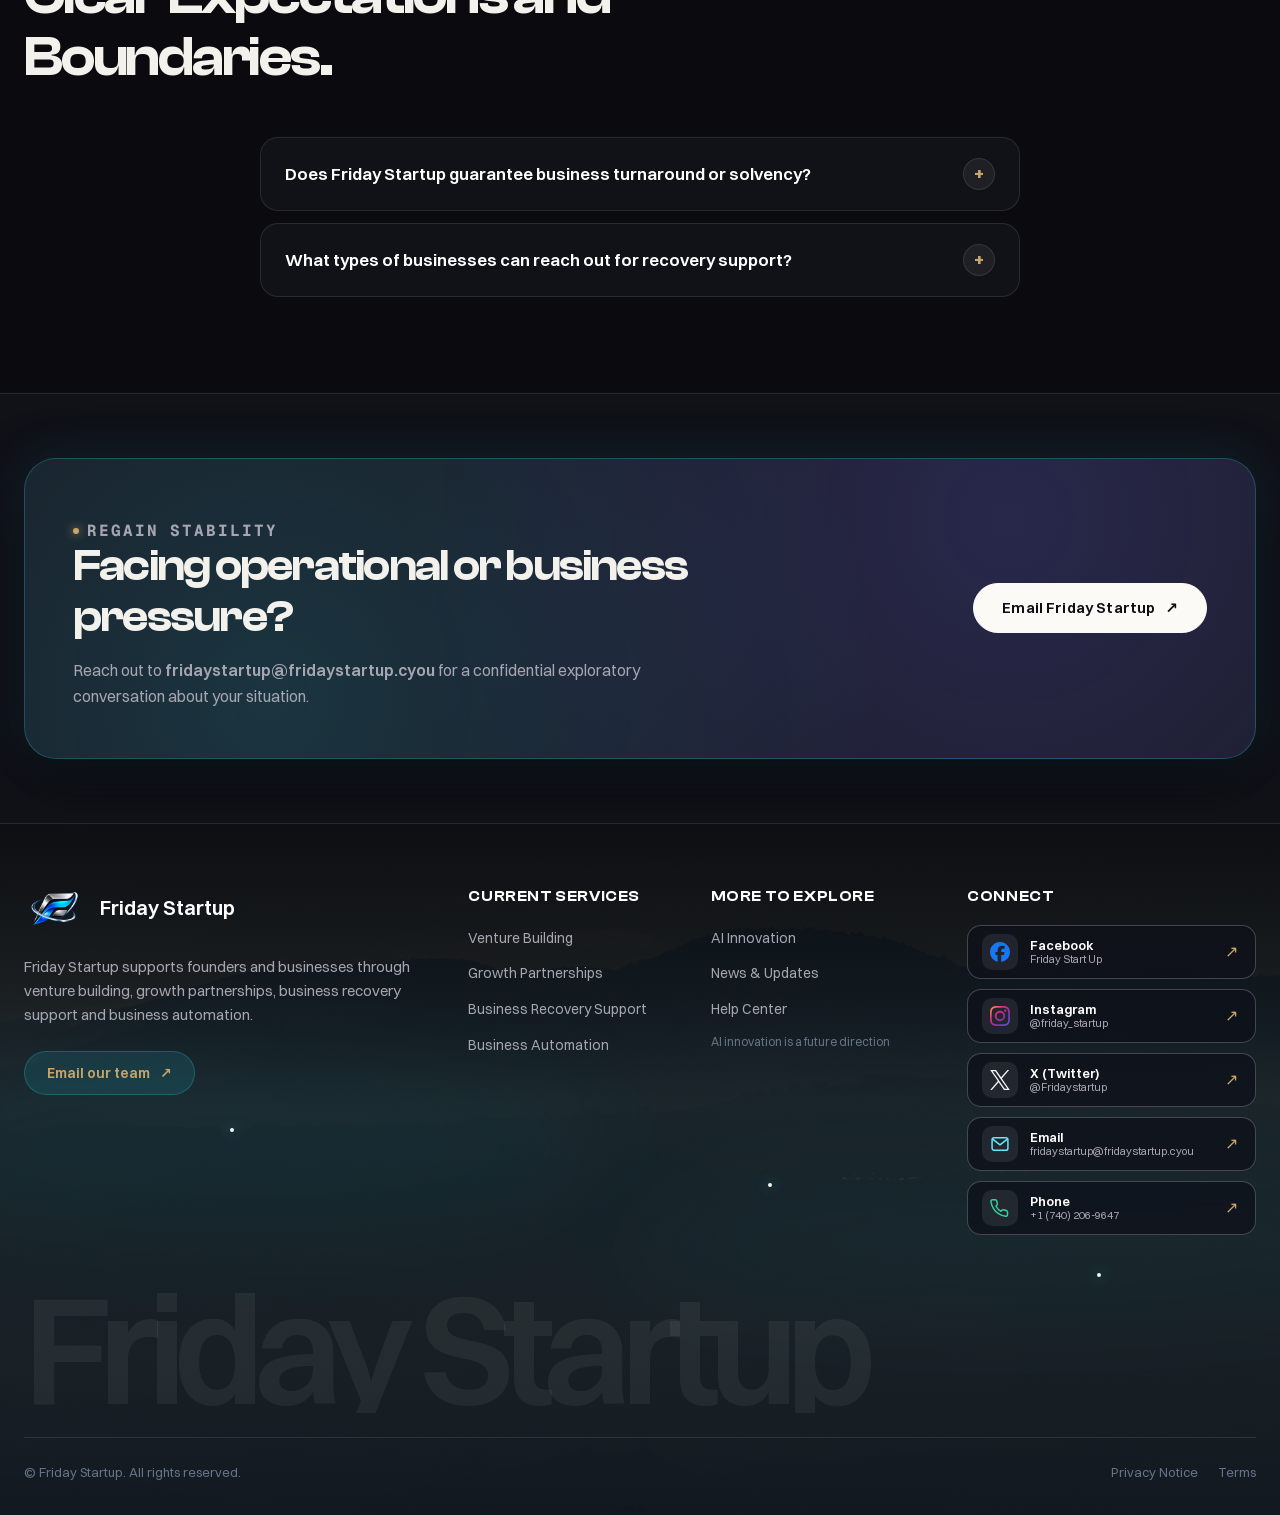
<file: business-recovery/index.html>
<!doctype html>
<html lang="en">
<head>
  <meta charset="utf-8">
  <meta name="viewport" content="width=device-width, initial-scale=1">
  <meta name="description" content="Explore Friday Startup's business recovery support: objective pressure diagnosis, operational simplification, and focused digital turnaround pilots.">
  <meta name="robots" content="index,follow,max-image-preview:large">
  <link rel="canonical" href="https://www.fridaystartup.cyou/business-recovery/">
  <link rel="icon" type="image/png" sizes="512x512" href="/assets/friday-startup-favicon-512.png">
  <link rel="stylesheet" href="/assets/css/site.css">
  <link rel="stylesheet" href="/assets/css/premium.css">
  <link rel="stylesheet" href="/assets/css/theme.css">
  <title>Business Recovery Support | Friday Startup</title>
  
  <meta property="og:type" content="website">
  <meta property="og:site_name" content="Friday Startup">
  <meta property="og:title" content="Business Recovery Support | Friday Startup">
  <meta property="og:description" content="Explore Friday Startup's business recovery support: objective pressure diagnosis, operational simplification, and focused digital turnaround pilots.">
  <meta property="og:url" content="https://www.fridaystartup.cyou/business-recovery/">
  <meta property="og:image" content="https://www.fridaystartup.cyou/assets/team-collaboration.jpg">
  <meta property="og:image:alt" content="A team collaborating on business recovery and turnaround">
  
  <meta name="twitter:card" content="summary_large_image">
  <meta name="twitter:title" content="Business Recovery Support | Friday Startup">
  <meta name="twitter:description" content="Objective pressure diagnosis, operational simplification, and focused digital turnaround pilots.">
  <meta name="twitter:image" content="https://www.fridaystartup.cyou/assets/team-collaboration.jpg">

  <script type="application/ld+json">
  {
    "@context": "https://schema.org",
    "@type": "Service",
    "@id": "https://www.fridaystartup.cyou/business-recovery/#service",
    "name": "Business Recovery Support",
    "serviceType": "Business recovery",
    "description": "Objective pressure diagnostics, process restructuring, and focused operational turnaround pilots.",
    "url": "https://www.fridaystartup.cyou/business-recovery/",
    "provider": { "@id": "https://www.fridaystartup.cyou/#organization" }
  }
  </script>
</head>
<body>
  <a class="skip-link" href="#main">Skip to main content</a>

  <!-- Header -->
  <header class="site-header" data-site-header>
    <a class="brand" href="/" aria-label="Friday Startup home">
      <img class="brand-mark" src="/assets/friday-startup-emblem-lossless.webp" width="48" height="32" alt="Friday Startup">
      <span class="brand-copy">
        <span class="brand-name">Friday Startup</span>
        <span class="brand-note">Venture Studio</span>
      </span>
    </a>
    
    <button class="menu-toggle" type="button" aria-label="Open navigation" aria-expanded="false" aria-controls="primary-nav">
      <span class="menu-lines" aria-hidden="true"></span>
    </button>
    
    <nav class="site-nav" id="primary-nav" aria-label="Primary navigation">
      <a href="/">Home</a>
      <a href="/#services">Services</a>
      <a href="/#agents">Business Agents</a>
      <a href="/business-automation/">Business Automation</a>
      <a href="/news.html">News</a>
      <a href="/help/">Help</a>
      <a class="nav-cta-btn" href="mailto:fridaystartup@fridaystartup.cyou">Discuss a Project ↗</a>
    </nav>
  </header>

  <main id="main">
    <!-- Hero -->
    <section class="page-hero">
      <div class="container page-hero-grid">
        <div class="reveal">
          <div class="badge-chip">
            <span class="badge-chip__dot"></span>
            <span>Core Practice Area</span>
          </div>
          <h1 class="text-gradient-accent">Start With a Clear View of the Operational Challenge.</h1>
          <p class="lead">
            When operating businesses encounter margin erosion, product-market drift, or internal gridlock, we step in to isolate the true pressure drivers and craft bounded, pragmatic recovery pilots.
          </p>
          <div class="page-hero-actions">
            <a class="button" href="#process">See the Approach ↓</a>
            <a class="button button--quiet" href="mailto:fridaystartup@fridaystartup.cyou">Discuss Recovery ↗</a>
          </div>
          <p class="page-hero-note">Recovery, profits, and turnarounds are never guaranteed.</p>
        </div>
        <figure class="page-hero-photo reveal">
          <img src="/assets/team-collaboration.jpg" alt="Team diagnosing operational bottlenecks" width="1800" height="1201" fetchpriority="high">
        </figure>
      </div>
    </section>

    <!-- Process -->
    <section class="section section--surface" id="process">
      <div class="container">
        <div class="section-heading reveal">
          <p class="eyebrow">Diagnostic Approach</p>
          <h2>Diagnose the Reality Before Applying Solutions.</h2>
          <p>
            Quick fixes often worsen structural fatigue. We begin with objective data and root-cause analysis.
          </p>
        </div>

        <div class="steps-grid">
          <article class="step-card reveal">
            <span class="eyebrow">01 / Diagnose</span>
            <h3>Unpack the Pressure Drivers</h3>
            <p>
              We separate surface symptoms from underlying structural drains across your cost base, team handoffs, and customer churn.
            </p>
          </article>
          <article class="step-card reveal">
            <span class="eyebrow">02 / Simplify</span>
            <h3>Cut Friction & Eliminate Waste</h3>
            <p>
              We identify non-essential workflows and overhead that can be pruned immediately to buy breathing room and protect runway.
            </p>
          </article>
          <article class="step-card reveal">
            <span class="eyebrow">03 / Pilot</span>
            <h3>Execute Bounded Turnaround Pilots</h3>
            <p>
              We implement tightly scoped digital or operational adjustments with clear milestones to verify stabilization in real time.
            </p>
          </article>
        </div>
      </div>
    </section>

    <!-- FAQ -->
    <section class="section" id="faq">
      <div class="container">
        <div class="section-heading reveal">
          <p class="eyebrow">Recovery Support FAQ</p>
          <h2>Clear Expectations and Boundaries.</h2>
        </div>

        <div class="faq-list narrow reveal" style="margin-inline:auto;">
          <details class="faq-item">
            <summary>Does Friday Startup guarantee business turnaround or solvency?</summary>
            <div class="faq-answer">
              <p>No. Business recovery depends on existing debt structures, market demand, creditor cooperation, and internal execution. We offer structured diagnostics and practical operational support, not legal or financial guarantees.</p>
            </div>
          </details>
          <details class="faq-item">
            <summary>What types of businesses can reach out for recovery support?</summary>
            <div class="faq-answer">
              <p>Operating digital companies, venture-backed startups facing burn-rate crises, and service companies experiencing margin compression can reach out for a confidential discovery discussion.</p>
            </div>
          </details>
        </div>
      </div>
    </section>

    <!-- CTA -->
    <section class="section section--compact section--surface">
      <div class="container">
        <div class="cta-panel reveal">
          <div>
            <p class="eyebrow">Regain Stability</p>
            <h2>Facing operational or business pressure?</h2>
            <p>Reach out to <strong>fridaystartup@fridaystartup.cyou</strong> for a confidential exploratory conversation about your situation.</p>
          </div>
          <a class="button" href="mailto:fridaystartup@fridaystartup.cyou">
            <span>Email Friday Startup</span>
            <span aria-hidden="true">↗</span>
          </a>
        </div>
      </div>
    </section>
  </main>

  <!-- Signature Mountain Footer -->
  <footer class="footer footer--mountain" aria-label="Friday Startup footer">
    <div class="footer-landscape" aria-hidden="true">
      <div class="footer-landscape__photo"></div>
      <div class="footer-landscape__wash"></div>
      <span class="footer-landscape__mist footer-landscape__mist--one"></span>
      <span class="footer-landscape__mist footer-landscape__mist--two"></span>
      <span class="footer-landscape__spark footer-landscape__spark--one"></span>
      <span class="footer-landscape__spark footer-landscape__spark--two"></span>
      <span class="footer-landscape__spark footer-landscape__spark--three"></span>
      <span class="footer-landscape__spark footer-landscape__spark--four"></span>
    </div>

    <div class="container footer-landscape__content">
      <div class="footer-landscape__grid">
        <section class="footer-landscape__brand" aria-labelledby="footer-brand-title">
          <a class="footer-landscape__brand-link" href="/" aria-label="Friday Startup home">
            <img class="footer-landscape__logo" src="/assets/friday-startup-emblem-lossless.webp" width="60" height="40" alt="Friday Startup">
            <span id="footer-brand-title">Friday Startup</span>
          </a>
          <p class="footer-landscape__summary">
            Friday Startup supports founders and businesses through venture building, growth partnerships, business recovery support and business automation.
          </p>
          <a class="footer-landscape__email" href="mailto:fridaystartup@fridaystartup.cyou">
            <span>Email our team</span>
            <span aria-hidden="true">↗</span>
          </a>
        </section>

        <section class="footer-landscape__group" aria-labelledby="footer-current-title">
          <h2 id="footer-current-title">Current Services</h2>
          <ul>
            <li><a href="/venture-building/">Venture Building</a></li>
            <li><a href="/growth-partnerships/">Growth Partnerships</a></li>
            <li><a href="/business-recovery/">Business Recovery Support</a></li>
            <li><a href="/business-automation/">Business Automation</a></li>
          </ul>
        </section>

        <section class="footer-landscape__group" aria-labelledby="footer-future-title">
          <h2 id="footer-future-title">More to Explore</h2>
          <ul>
            <li><a href="/ai-innovation/">AI Innovation</a></li>
            <li><a href="/news.html">News & Updates</a></li>
            <li><a href="/help/">Help Center</a></li>
          </ul>
          <p class="footer-landscape__future-note">AI innovation is a future direction</p>
        </section>

        <nav class="footer-landscape__group footer-landscape__connect" aria-labelledby="footer-connect-title">
          <h2 id="footer-connect-title">Connect</h2>
          <ul class="footer-landscape__social-list">
            <li>
              <a class="footer-social-card" href="https://www.facebook.com/share/1BN3iJyHXs/" target="_blank" rel="noopener noreferrer" aria-label="Facebook, Friday Start Up">
                <span class="footer-social-card__icon"><img src="/assets/social-facebook.svg" width="20" height="20" alt="Facebook"></span>
                <span class="footer-social-card__copy"><strong>Facebook</strong><span>Friday Start Up</span></span>
                <span class="footer-social-card__arrow" aria-hidden="true">↗</span>
              </a>
            </li>
            <li>
              <a class="footer-social-card" href="https://instagram.com/friday_startup?obrf=MWU1YmhocDRiYWo2aw%3D%3D" target="_blank" rel="noopener noreferrer" aria-label="Instagram, @friday_startup">
                <span class="footer-social-card__icon"><img src="/assets/social-instagram.svg" width="20" height="20" alt="Instagram"></span>
                <span class="footer-social-card__copy"><strong>Instagram</strong><span>@friday_startup</span></span>
                <span class="footer-social-card__arrow" aria-hidden="true">↗</span>
              </a>
            </li>
            <li>
              <a class="footer-social-card" href="https://x.com/Fridaystartup" target="_blank" rel="noopener noreferrer" aria-label="X, @Fridaystartup">
                <span class="footer-social-card__icon"><img src="/assets/social-x.svg" width="20" height="20" alt="X"></span>
                <span class="footer-social-card__copy"><strong>X (Twitter)</strong><span>@Fridaystartup</span></span>
                <span class="footer-social-card__arrow" aria-hidden="true">↗</span>
              </a>
            </li>
            <li>
              <a class="footer-social-card" href="mailto:fridaystartup@fridaystartup.cyou" aria-label="Email, fridaystartup@fridaystartup.cyou">
                <span class="footer-social-card__icon"><img src="/assets/social-email.svg" width="20" height="20" alt=""></span>
                <span class="footer-social-card__copy"><strong>Email</strong><span>fridaystartup@<wbr>fridaystartup.cyou</span></span>
                <span class="footer-social-card__arrow" aria-hidden="true">↗</span>
              </a>
            </li>
            <li>
              <a class="footer-social-card" href="tel:+17402069647" aria-label="Phone, +1 (740) 206-9647">
                <span class="footer-social-card__icon"><img src="/assets/social-phone.svg" width="20" height="20" alt=""></span>
                <span class="footer-social-card__copy"><strong>Phone</strong><span>+1 (740) 206-9647</span></span>
                <span class="footer-social-card__arrow" aria-hidden="true">↗</span>
              </a>
            </li>
          </ul>
        </nav>
      </div>

      <div class="footer-landscape__wordmark-wrap" aria-hidden="true">
        <p class="footer-landscape__wordmark">Friday Startup</p>
      </div>

      <div class="footer-landscape__bottom">
        <span>© Friday Startup. All rights reserved.</span>
        <div class="footer-landscape__bottom-links">
          <a href="/privacy.html">Privacy Notice</a>
          <a href="/terms.html">Terms</a>
        </div>
      </div>
    </div>
  </footer>

  <script src="/assets/js/site.js" defer></script>
</body>
</html>
</file>
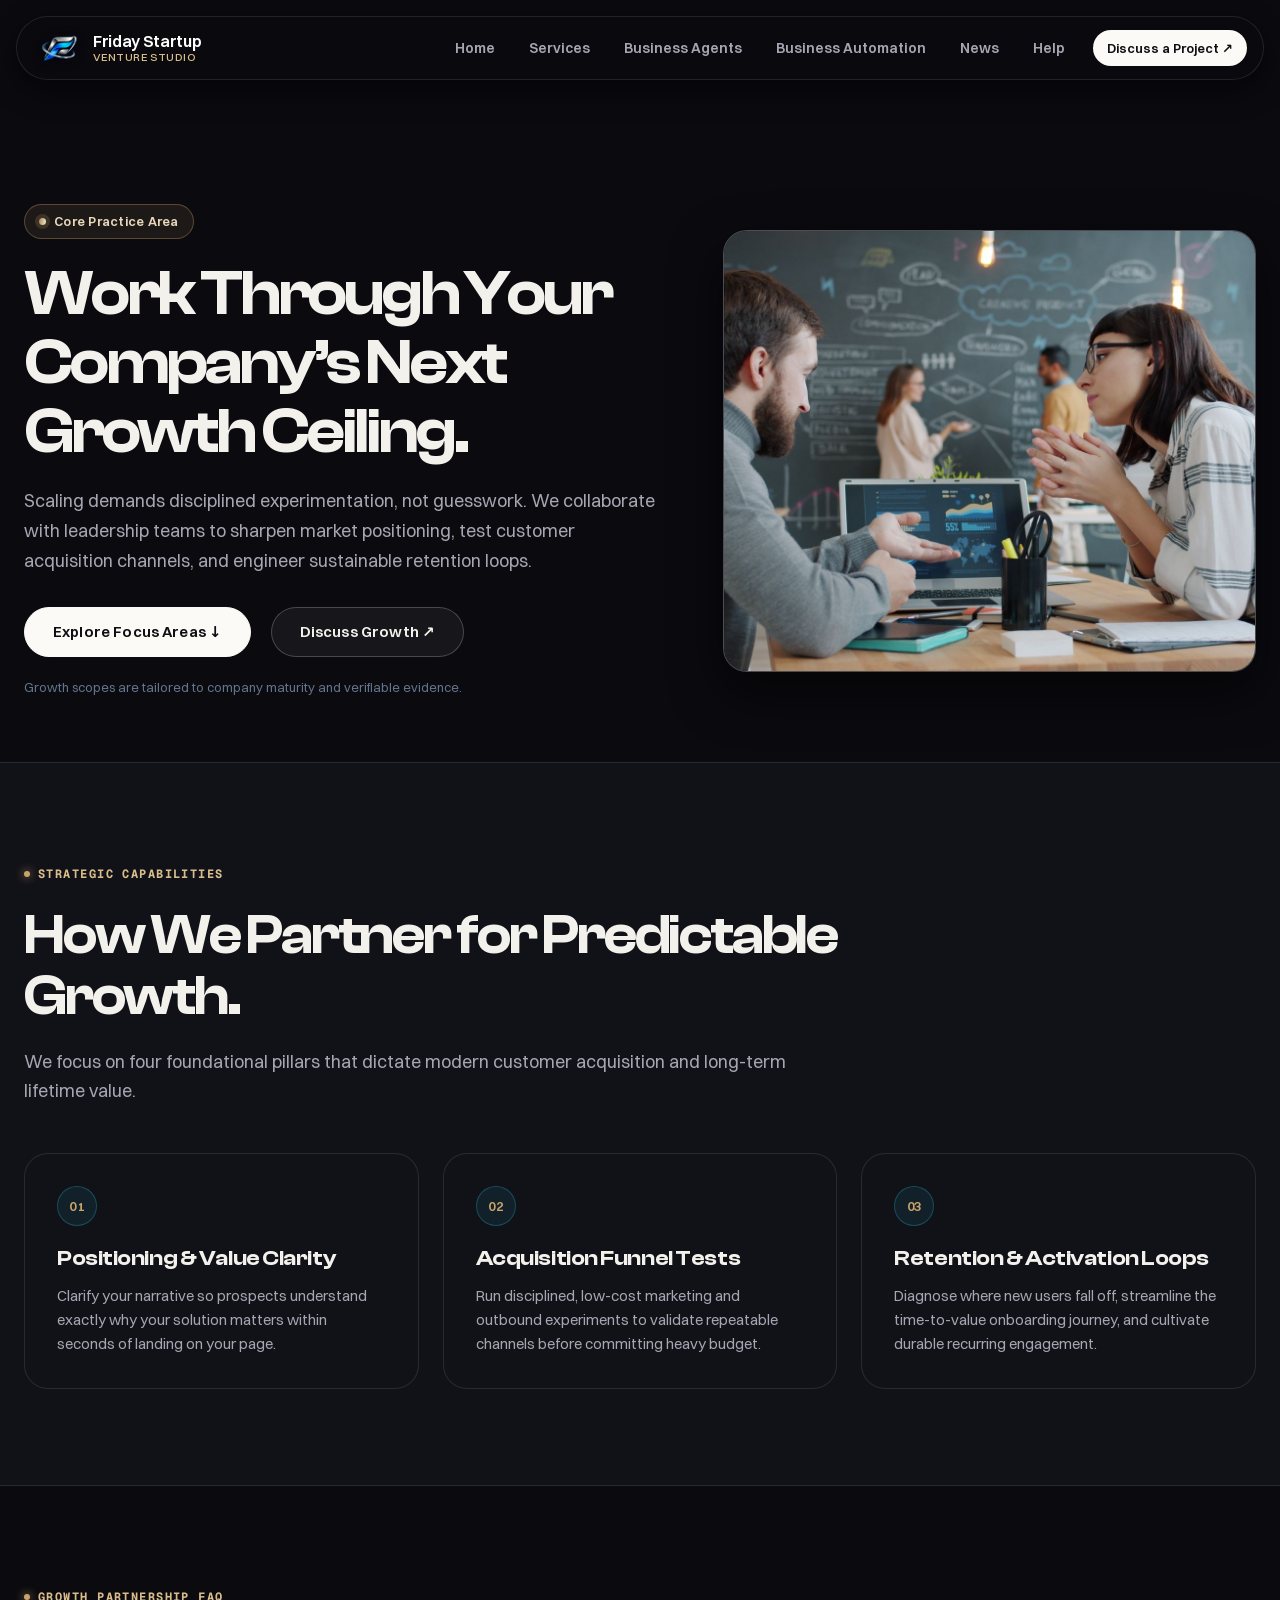
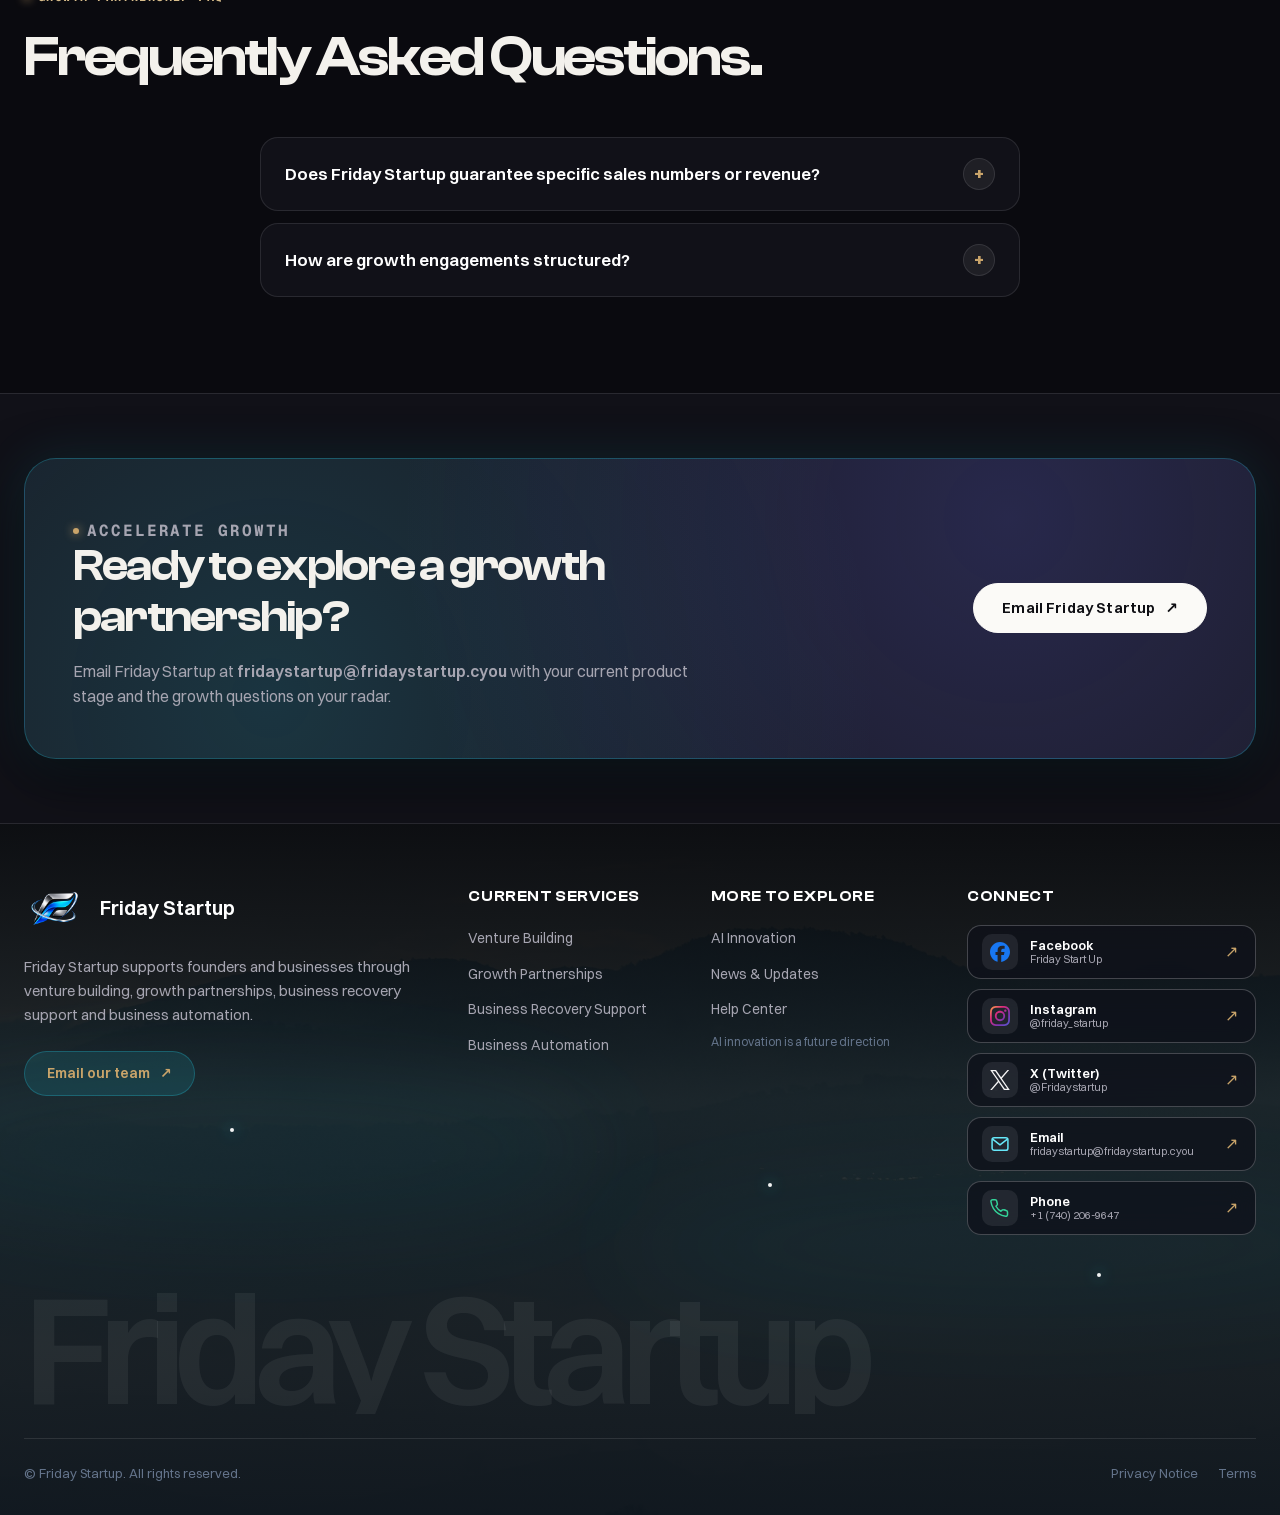
<file: growth-partnerships/index.html>
<!doctype html>
<html lang="en">
<head>
  <meta charset="utf-8">
  <meta name="viewport" content="width=device-width, initial-scale=1">
  <meta name="description" content="Explore Friday Startup's growth partnerships: strategic positioning, customer acquisition experiments, customer journeys, and sustainable retention.">
  <meta name="robots" content="index,follow,max-image-preview:large">
  <link rel="canonical" href="https://www.fridaystartup.cyou/growth-partnerships/">
  <link rel="icon" type="image/png" sizes="512x512" href="/assets/friday-startup-favicon-512.png">
  <link rel="stylesheet" href="/assets/css/site.css">
  <link rel="stylesheet" href="/assets/css/premium.css">
  <link rel="stylesheet" href="/assets/css/theme.css">
  <title>Business Growth Partnerships | Friday Startup</title>
  
  <meta property="og:type" content="website">
  <meta property="og:site_name" content="Friday Startup">
  <meta property="og:title" content="Business Growth Partnerships | Friday Startup">
  <meta property="og:description" content="Explore growth partnerships covering positioning, customer acquisition experiments, customer journeys and retention opportunities.">
  <meta property="og:url" content="https://www.fridaystartup.cyou/growth-partnerships/">
  <meta property="og:image" content="https://www.fridaystartup.cyou/assets/growth-partnership.jpg">
  <meta property="og:image:alt" content="A creative team discussing business growth ideas in a modern office">
  
  <meta name="twitter:card" content="summary_large_image">
  <meta name="twitter:title" content="Business Growth Partnerships | Friday Startup">
  <meta name="twitter:description" content="Explore growth partnerships covering positioning, customer acquisition experiments, customer journeys and retention opportunities.">
  <meta name="twitter:image" content="https://www.fridaystartup.cyou/assets/growth-partnership.jpg">

  <script type="application/ld+json">
  {
    "@context": "https://schema.org",
    "@type": "Service",
    "@id": "https://www.fridaystartup.cyou/growth-partnerships/#service",
    "name": "Growth Partnerships",
    "serviceType": "Growth partnerships",
    "description": "Collaborative strategic growth: positioning, customer acquisition funnels, conversion tests, and retention loops.",
    "url": "https://www.fridaystartup.cyou/growth-partnerships/",
    "provider": { "@id": "https://www.fridaystartup.cyou/#organization" }
  }
  </script>
</head>
<body>
  <a class="skip-link" href="#main">Skip to main content</a>

  <!-- Header -->
  <header class="site-header" data-site-header>
    <a class="brand" href="/" aria-label="Friday Startup home">
      <img class="brand-mark" src="/assets/friday-startup-emblem-lossless.webp" width="48" height="32" alt="Friday Startup">
      <span class="brand-copy">
        <span class="brand-name">Friday Startup</span>
        <span class="brand-note">Venture Studio</span>
      </span>
    </a>
    
    <button class="menu-toggle" type="button" aria-label="Open navigation" aria-expanded="false" aria-controls="primary-nav">
      <span class="menu-lines" aria-hidden="true"></span>
    </button>
    
    <nav class="site-nav" id="primary-nav" aria-label="Primary navigation">
      <a href="/">Home</a>
      <a href="/#services">Services</a>
      <a href="/#agents">Business Agents</a>
      <a href="/business-automation/">Business Automation</a>
      <a href="/news.html">News</a>
      <a href="/help/">Help</a>
      <a class="nav-cta-btn" href="mailto:fridaystartup@fridaystartup.cyou">Discuss a Project ↗</a>
    </nav>
  </header>

  <main id="main">
    <!-- Hero -->
    <section class="page-hero">
      <div class="container page-hero-grid">
        <div class="reveal">
          <div class="badge-chip">
            <span class="badge-chip__dot"></span>
            <span>Core Practice Area</span>
          </div>
          <h1 class="text-gradient-accent">Work Through Your Company’s Next Growth Ceiling.</h1>
          <p class="lead">
            Scaling demands disciplined experimentation, not guesswork. We collaborate with leadership teams to sharpen market positioning, test customer acquisition channels, and engineer sustainable retention loops.
          </p>
          <div class="page-hero-actions">
            <a class="button" href="#focus-areas">Explore Focus Areas ↓</a>
            <a class="button button--quiet" href="mailto:fridaystartup@fridaystartup.cyou">Discuss Growth ↗</a>
          </div>
          <p class="page-hero-note">Growth scopes are tailored to company maturity and verifiable evidence.</p>
        </div>
        <figure class="page-hero-photo reveal">
          <img src="/assets/growth-partnership.jpg" alt="Team discussing growth strategy" width="1600" height="900" fetchpriority="high">
        </figure>
      </div>
    </section>

    <!-- Focus Areas -->
    <section class="section section--surface" id="focus-areas">
      <div class="container">
        <div class="section-heading reveal">
          <p class="eyebrow">Strategic Capabilities</p>
          <h2>How We Partner for Predictable Growth.</h2>
          <p>
            We focus on four foundational pillars that dictate modern customer acquisition and long-term lifetime value.
          </p>
        </div>

        <div class="card-grid">
          <article class="info-card reveal">
            <span class="card-index" aria-hidden="true">01</span>
            <h3>Positioning & Value Clarity</h3>
            <p>
              Clarify your narrative so prospects understand exactly why your solution matters within seconds of landing on your page.
            </p>
          </article>
          <article class="info-card reveal">
            <span class="card-index" aria-hidden="true">02</span>
            <h3>Acquisition Funnel Tests</h3>
            <p>
              Run disciplined, low-cost marketing and outbound experiments to validate repeatable channels before committing heavy budget.
            </p>
          </article>
          <article class="info-card reveal">
            <span class="card-index" aria-hidden="true">03</span>
            <h3>Retention & Activation Loops</h3>
            <p>
              Diagnose where new users fall off, streamline the time-to-value onboarding journey, and cultivate durable recurring engagement.
            </p>
          </article>
        </div>
      </div>
    </section>

    <!-- FAQ -->
    <section class="section" id="faq">
      <div class="container">
        <div class="section-heading reveal">
          <p class="eyebrow">Growth Partnership FAQ</p>
          <h2>Frequently Asked Questions.</h2>
        </div>

        <div class="faq-list narrow reveal" style="margin-inline:auto;">
          <details class="faq-item">
            <summary>Does Friday Startup guarantee specific sales numbers or revenue?</summary>
            <div class="faq-answer">
              <p>No. Customer acquisition and revenue outcomes depend on market readiness, execution, pricing, and external competition. We commit to rigorous, evidence-based experimentation rather than unrealistic marketing hype.</p>
            </div>
          </details>
          <details class="faq-item">
            <summary>How are growth engagements structured?</summary>
            <div class="faq-answer">
              <p>We work in bounded sprint cycles focused on specific hypotheses—such as testing a new go-to-market message, auditing a conversion funnel, or restructuring onboarding workflows.</p>
            </div>
          </details>
        </div>
      </div>
    </section>

    <!-- CTA -->
    <section class="section section--compact section--surface">
      <div class="container">
        <div class="cta-panel reveal">
          <div>
            <p class="eyebrow">Accelerate Growth</p>
            <h2>Ready to explore a growth partnership?</h2>
            <p>Email Friday Startup at <strong>fridaystartup@fridaystartup.cyou</strong> with your current product stage and the growth questions on your radar.</p>
          </div>
          <a class="button" href="mailto:fridaystartup@fridaystartup.cyou">
            <span>Email Friday Startup</span>
            <span aria-hidden="true">↗</span>
          </a>
        </div>
      </div>
    </section>
  </main>

  <!-- Signature Mountain Footer -->
  <footer class="footer footer--mountain" aria-label="Friday Startup footer">
    <div class="footer-landscape" aria-hidden="true">
      <div class="footer-landscape__photo"></div>
      <div class="footer-landscape__wash"></div>
      <span class="footer-landscape__mist footer-landscape__mist--one"></span>
      <span class="footer-landscape__mist footer-landscape__mist--two"></span>
      <span class="footer-landscape__spark footer-landscape__spark--one"></span>
      <span class="footer-landscape__spark footer-landscape__spark--two"></span>
      <span class="footer-landscape__spark footer-landscape__spark--three"></span>
      <span class="footer-landscape__spark footer-landscape__spark--four"></span>
    </div>

    <div class="container footer-landscape__content">
      <div class="footer-landscape__grid">
        <section class="footer-landscape__brand" aria-labelledby="footer-brand-title">
          <a class="footer-landscape__brand-link" href="/" aria-label="Friday Startup home">
            <img class="footer-landscape__logo" src="/assets/friday-startup-emblem-lossless.webp" width="60" height="40" alt="Friday Startup">
            <span id="footer-brand-title">Friday Startup</span>
          </a>
          <p class="footer-landscape__summary">
            Friday Startup supports founders and businesses through venture building, growth partnerships, business recovery support and business automation.
          </p>
          <a class="footer-landscape__email" href="mailto:fridaystartup@fridaystartup.cyou">
            <span>Email our team</span>
            <span aria-hidden="true">↗</span>
          </a>
        </section>

        <section class="footer-landscape__group" aria-labelledby="footer-current-title">
          <h2 id="footer-current-title">Current Services</h2>
          <ul>
            <li><a href="/venture-building/">Venture Building</a></li>
            <li><a href="/growth-partnerships/">Growth Partnerships</a></li>
            <li><a href="/business-recovery/">Business Recovery Support</a></li>
            <li><a href="/business-automation/">Business Automation</a></li>
          </ul>
        </section>

        <section class="footer-landscape__group" aria-labelledby="footer-future-title">
          <h2 id="footer-future-title">More to Explore</h2>
          <ul>
            <li><a href="/ai-innovation/">AI Innovation</a></li>
            <li><a href="/news.html">News & Updates</a></li>
            <li><a href="/help/">Help Center</a></li>
          </ul>
          <p class="footer-landscape__future-note">AI innovation is a future direction</p>
        </section>

        <nav class="footer-landscape__group footer-landscape__connect" aria-labelledby="footer-connect-title">
          <h2 id="footer-connect-title">Connect</h2>
          <ul class="footer-landscape__social-list">
            <li>
              <a class="footer-social-card" href="https://www.facebook.com/share/1BN3iJyHXs/" target="_blank" rel="noopener noreferrer" aria-label="Facebook, Friday Start Up">
                <span class="footer-social-card__icon"><img src="/assets/social-facebook.svg" width="20" height="20" alt="Facebook"></span>
                <span class="footer-social-card__copy"><strong>Facebook</strong><span>Friday Start Up</span></span>
                <span class="footer-social-card__arrow" aria-hidden="true">↗</span>
              </a>
            </li>
            <li>
              <a class="footer-social-card" href="https://instagram.com/friday_startup?obrf=MWU1YmhocDRiYWo2aw%3D%3D" target="_blank" rel="noopener noreferrer" aria-label="Instagram, @friday_startup">
                <span class="footer-social-card__icon"><img src="/assets/social-instagram.svg" width="20" height="20" alt="Instagram"></span>
                <span class="footer-social-card__copy"><strong>Instagram</strong><span>@friday_startup</span></span>
                <span class="footer-social-card__arrow" aria-hidden="true">↗</span>
              </a>
            </li>
            <li>
              <a class="footer-social-card" href="https://x.com/Fridaystartup" target="_blank" rel="noopener noreferrer" aria-label="X, @Fridaystartup">
                <span class="footer-social-card__icon"><img src="/assets/social-x.svg" width="20" height="20" alt="X"></span>
                <span class="footer-social-card__copy"><strong>X (Twitter)</strong><span>@Fridaystartup</span></span>
                <span class="footer-social-card__arrow" aria-hidden="true">↗</span>
              </a>
            </li>
            <li>
              <a class="footer-social-card" href="mailto:fridaystartup@fridaystartup.cyou" aria-label="Email, fridaystartup@fridaystartup.cyou">
                <span class="footer-social-card__icon"><img src="/assets/social-email.svg" width="20" height="20" alt=""></span>
                <span class="footer-social-card__copy"><strong>Email</strong><span>fridaystartup@<wbr>fridaystartup.cyou</span></span>
                <span class="footer-social-card__arrow" aria-hidden="true">↗</span>
              </a>
            </li>
            <li>
              <a class="footer-social-card" href="tel:+17402069647" aria-label="Phone, +1 (740) 206-9647">
                <span class="footer-social-card__icon"><img src="/assets/social-phone.svg" width="20" height="20" alt=""></span>
                <span class="footer-social-card__copy"><strong>Phone</strong><span>+1 (740) 206-9647</span></span>
                <span class="footer-social-card__arrow" aria-hidden="true">↗</span>
              </a>
            </li>
          </ul>
        </nav>
      </div>

      <div class="footer-landscape__wordmark-wrap" aria-hidden="true">
        <p class="footer-landscape__wordmark">Friday Startup</p>
      </div>

      <div class="footer-landscape__bottom">
        <span>© Friday Startup. All rights reserved.</span>
        <div class="footer-landscape__bottom-links">
          <a href="/privacy.html">Privacy Notice</a>
          <a href="/terms.html">Terms</a>
        </div>
      </div>
    </div>
  </footer>

  <script src="/assets/js/site.js" defer></script>
</body>
</html>
</file>
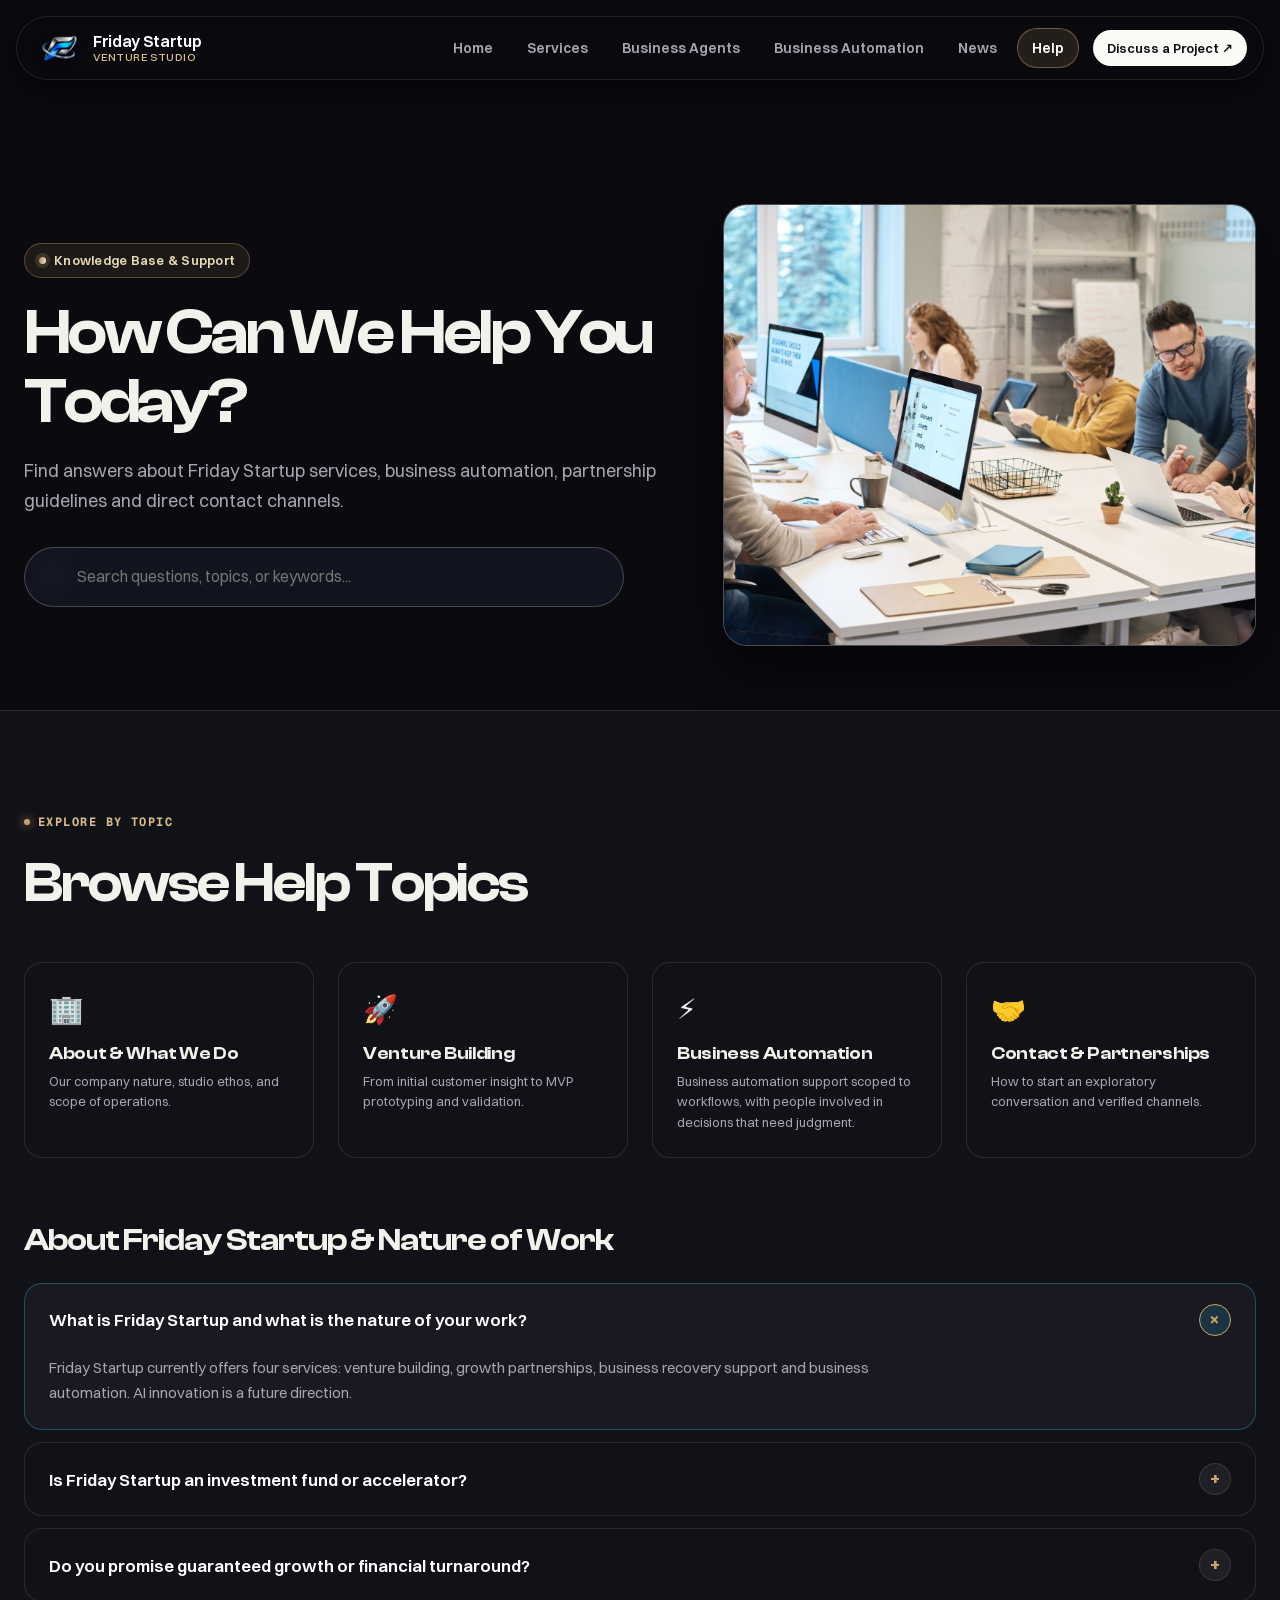
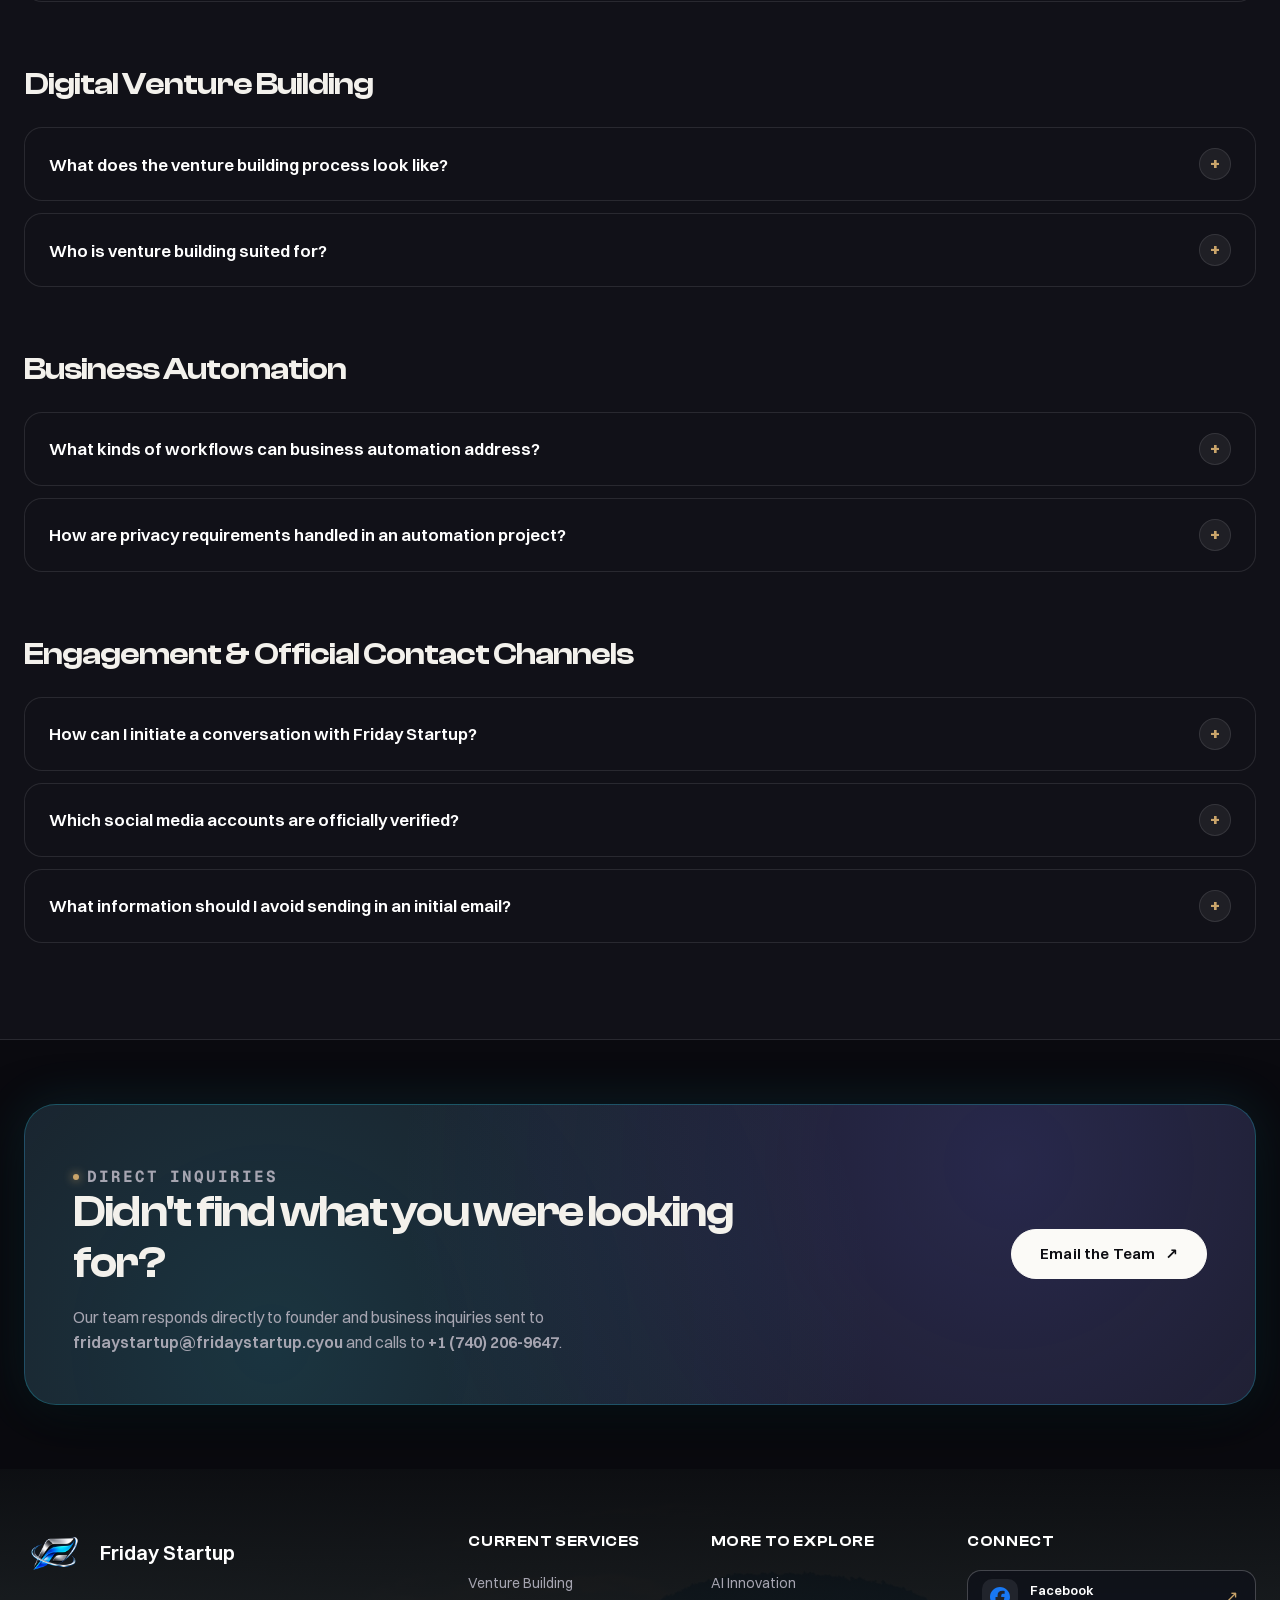
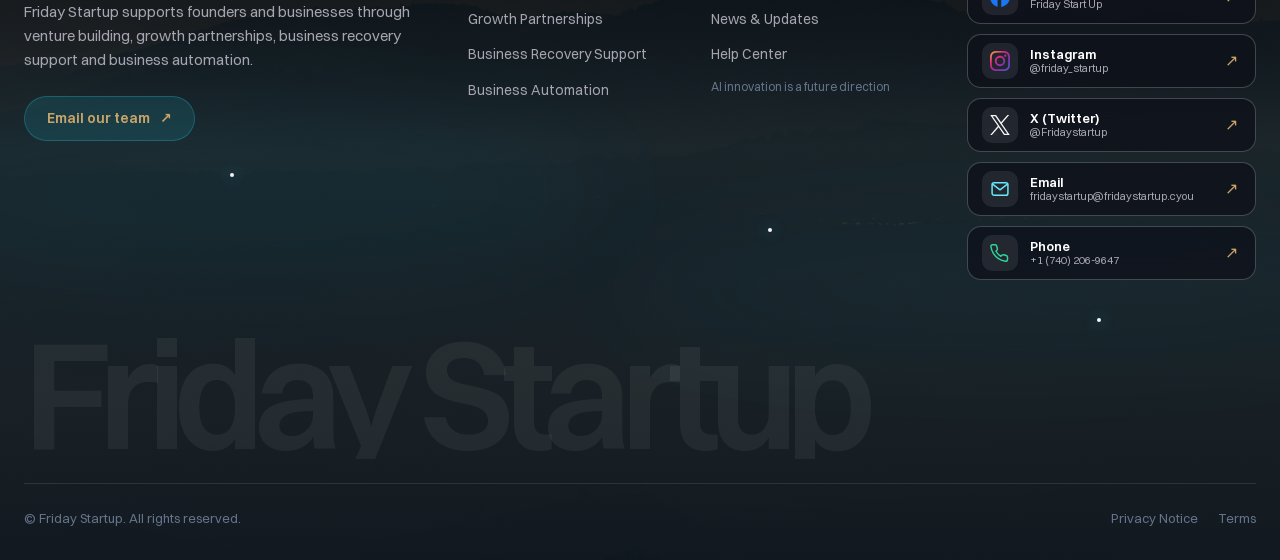
<file: help/index.html>
<!doctype html>
<html lang="en">
<head>
  <meta charset="utf-8">
  <meta name="viewport" content="width=device-width, initial-scale=1">
  <meta name="description" content="Friday Startup Help Center and FAQs: answers about venture building, growth partnerships, business recovery support, business automation and contact.">
  <meta name="robots" content="index,follow,max-image-preview:large">
  <link rel="canonical" href="https://www.fridaystartup.cyou/help/">
  <link rel="icon" type="image/png" sizes="512x512" href="/assets/friday-startup-favicon-512.png">
  <link rel="stylesheet" href="/assets/css/site.css">
  <link rel="stylesheet" href="/assets/css/premium.css">
  <link rel="stylesheet" href="/assets/css/theme.css">
  <title>Help Center & Knowledge Base | Friday Startup</title>
  
  <meta property="og:type" content="website">
  <meta property="og:site_name" content="Friday Startup">
  <meta property="og:title" content="Help Center & Knowledge Base | Friday Startup">
  <meta property="og:description" content="Friday Startup Help Center and FAQs: answers about venture building, growth partnerships, business recovery support, business automation and contact.">
  <meta property="og:url" content="https://www.fridaystartup.cyou/help/">
  <meta property="og:image" content="https://www.fridaystartup.cyou/assets/team-collaboration.jpg">
  <meta property="og:image:width" content="1800">
  <meta property="og:image:height" content="1201">
  <meta property="og:image:alt" content="A team sharing ideas during a collaborative work session">
  
  <meta name="twitter:card" content="summary_large_image">
  <meta name="twitter:title" content="Help Center & Knowledge Base | Friday Startup">
  <meta name="twitter:description" content="Friday Startup Help Center and FAQs: answers about venture building, growth partnerships, business recovery support, business automation and contact.">
  <meta name="twitter:image" content="https://www.fridaystartup.cyou/assets/team-collaboration.jpg">

</head>
<body>
  <a class="skip-link" href="#main">Skip to main content</a>

  <!-- Header -->
  <header class="site-header" data-site-header>
    <a class="brand" href="/" aria-label="Friday Startup home">
      <img class="brand-mark" src="/assets/friday-startup-emblem-lossless.webp" width="48" height="32" alt="Friday Startup">
      <span class="brand-copy">
        <span class="brand-name">Friday Startup</span>
        <span class="brand-note">Venture Studio</span>
      </span>
    </a>
    
    <button class="menu-toggle" type="button" aria-label="Open navigation" aria-expanded="false" aria-controls="primary-nav">
      <span class="menu-lines" aria-hidden="true"></span>
    </button>
    
    <nav class="site-nav" id="primary-nav" aria-label="Primary navigation">
      <a href="/">Home</a>
      <a href="/#services">Services</a>
      <a href="/#agents">Business Agents</a>
      <a href="/business-automation/">Business Automation</a>
      <a href="/news.html">News</a>
      <a href="/help/" aria-current="page">Help</a>
      <a class="nav-cta-btn" href="mailto:fridaystartup@fridaystartup.cyou">Discuss a Project ↗</a>
    </nav>
  </header>

  <main id="main">
    <!-- Help Center Hero with Live Search -->
    <section class="page-hero">
      <div class="container page-hero-grid">
        <div class="reveal">
          <div class="badge-chip">
            <span class="badge-chip__dot"></span>
            <span>Knowledge Base & Support</span>
          </div>
          <h1 class="text-gradient-accent">How Can We Help You Today?</h1>
          <p class="lead">
            Find answers about Friday Startup services, business automation, partnership guidelines and direct contact channels.
          </p>

          <!-- Interactive Search Filter -->
          <div class="help-search-box">
            <span class="help-search-icon" aria-hidden="true">🔍</span>
            <input class="help-search-input" id="help-search-input" type="search" placeholder="Search questions, topics, or keywords..." aria-label="Search Help Center">
          </div>
        </div>
        <figure class="page-hero-photo reveal">
          <img src="/assets/team-collaboration.jpg" alt="Team collaborating on solutions" width="1800" height="1201" fetchpriority="high">
        </figure>
      </div>
    </section>

    <!-- Categories Grid -->
    <section class="section section--surface" id="categories">
      <div class="container">
        <div class="section-heading reveal">
          <p class="eyebrow">Explore by Topic</p>
          <h2>Browse Help Topics</h2>
        </div>

        <div class="help-category-grid reveal">
          <a class="help-cat-card" href="#general">
            <span class="help-cat-card__icon" aria-hidden="true">🏢</span>
            <h3>About & What We Do</h3>
            <p>Our company nature, studio ethos, and scope of operations.</p>
          </a>
          <a class="help-cat-card" href="#venture-building">
            <span class="help-cat-card__icon" aria-hidden="true">🚀</span>
            <h3>Venture Building</h3>
            <p>From initial customer insight to MVP prototyping and validation.</p>
          </a>
          <a class="help-cat-card" href="#business-automation">
            <span class="help-cat-card__icon" aria-hidden="true">⚡</span>
            <h3>Business Automation</h3>
            <p>Business automation support scoped to workflows, with people involved in decisions that need judgment.</p>
          </a>
          <a class="help-cat-card" href="#engagement">
            <span class="help-cat-card__icon" aria-hidden="true">🤝</span>
            <h3>Contact & Partnerships</h3>
            <p>How to start an exploratory conversation and verified channels.</p>
          </a>
        </div>

        <!-- Categorized FAQ List -->
        <!-- Category 1: General & Nature of Work -->
        <div class="help-category reveal" id="general">
          <h2>About Friday Startup & Nature of Work</h2>
          <div class="faq-list">
            <details class="faq-item" open>
              <summary>What is Friday Startup and what is the nature of your work?</summary>
              <div class="faq-answer">
                <p>Friday Startup currently offers four services: venture building, growth partnerships, business recovery support and business automation. AI innovation is a future direction.</p>
              </div>
            </details>
            <details class="faq-item">
              <summary>Is Friday Startup an investment fund or accelerator?</summary>
              <div class="faq-answer">
                <p>No. Friday Startup is an active venture studio and operational partner. We collaborate on strategy, technical architecture, and workflow execution rather than operating as an open venture capital fund or cohort-based accelerator.</p>
              </div>
            </details>
            <details class="faq-item">
              <summary>Do you promise guaranteed growth or financial turnaround?</summary>
              <div class="faq-answer">
                <p>No. We strictly refrain from making unfounded performance guarantees. Every venture and operational context is influenced by real market factors, customer demand, and execution fidelity.</p>
              </div>
            </details>
          </div>
        </div>

        <!-- Category 2: Venture Building -->
        <div class="help-category reveal" id="venture-building">
          <h2>Digital Venture Building</h2>
          <div class="faq-list">
            <details class="faq-item">
              <summary>What does the venture building process look like?</summary>
              <div class="faq-answer">
                <p>We work in three sequential stages: First, <strong>Understand</strong> (uncovering the real customer problem through targeted validation). Second, <strong>Focus</strong> (defining a bounded first version without superfluous features). Third, <strong>Learn</strong> (launching the pilot, measuring real customer interactions, and deciding whether to scale or pivot).</p>
              </div>
            </details>
            <details class="faq-item">
              <summary>Who is venture building suited for?</summary>
              <div class="faq-answer">
                <p>Founders with high conviction on a market problem who need disciplined technical and product shaping, as well as operating enterprises seeking to launch new digital spinouts without distracting their core teams.</p>
              </div>
            </details>
          </div>
        </div>

        <!-- Category 3: Business Automation -->
        <div class="help-category reveal" id="business-automation">
          <h2>Business Automation</h2>
          <div class="faq-list">
            <details class="faq-item">
              <summary>What kinds of workflows can business automation address?</summary>
              <div class="faq-answer">
                <p>Potential examples include support ticket routing, data synchronization, document extraction and status reporting. Suitability depends on the workflow and agreed project scope, with people involved in decisions that need judgment.</p>
              </div>
            </details>
            <details class="faq-item">
              <summary>How are privacy requirements handled in an automation project?</summary>
              <div class="faq-answer">
                <p>Do not include passwords or confidential customer data in an initial email. Any data handling requirements must be discussed and agreed for a specific project before sensitive information is shared.</p>
              </div>
            </details>
          </div>
        </div>

        <!-- Category 4: Engagement & Contact -->
        <div class="help-category reveal" id="engagement">
          <h2>Engagement & Official Contact Channels</h2>
          <div class="faq-list">
            <details class="faq-item">
              <summary>How can I initiate a conversation with Friday Startup?</summary>
              <div class="faq-answer">
                <p>Send an email directly to <strong>fridaystartup@fridaystartup.cyou</strong> or call <a href="tel:+17402069647"><strong>+1 (740) 206-9647</strong></a>. Include an overview of your venture or operational setup, your current stage, and the primary hurdle you want to address.</p>
              </div>
            </details>
            <details class="faq-item">
              <summary>Which social media accounts are officially verified?</summary>
              <div class="faq-answer">
                <p>The only verified social profiles operated by Friday Startup are: <strong>Facebook:</strong> Friday Start Up (facebook.com/share/1BN3iJyHXs/), <strong>Instagram:</strong> @friday_startup, and <strong>X:</strong> @Fridaystartup. We do not use third-party messaging bots or unauthorized Telegram/WhatsApp groups.</p>
              </div>
            </details>
            <details class="faq-item">
              <summary>What information should I avoid sending in an initial email?</summary>
              <div class="faq-answer">
                <p>Please do not include passwords, banking information, or confidential end-customer personally identifiable information (PII) in initial correspondence. Keep initial summaries conceptual and operational.</p>
              </div>
            </details>
          </div>
        </div>
      </div>
    </section>

    <!-- Direct Assistance Callout -->
    <section class="section section--compact">
      <div class="container">
        <div class="cta-panel reveal">
          <div>
            <p class="eyebrow">Direct Inquiries</p>
            <h2>Didn't find what you were looking for?</h2>
            <p>
              Our team responds directly to founder and business inquiries sent to <strong>fridaystartup@fridaystartup.cyou</strong> and calls to <a href="tel:+17402069647"><strong>+1 (740) 206-9647</strong></a>.
            </p>
          </div>
          <a class="button" href="mailto:fridaystartup@fridaystartup.cyou">
            <span>Email the Team</span>
            <span aria-hidden="true">↗</span>
          </a>
        </div>
      </div>
    </section>
  </main>

  <!-- Signature Mountain Footer -->
  <footer class="footer footer--mountain" aria-label="Friday Startup footer">
    <div class="footer-landscape" aria-hidden="true">
      <div class="footer-landscape__photo"></div>
      <div class="footer-landscape__wash"></div>
      <span class="footer-landscape__mist footer-landscape__mist--one"></span>
      <span class="footer-landscape__mist footer-landscape__mist--two"></span>
      <span class="footer-landscape__spark footer-landscape__spark--one"></span>
      <span class="footer-landscape__spark footer-landscape__spark--two"></span>
      <span class="footer-landscape__spark footer-landscape__spark--three"></span>
      <span class="footer-landscape__spark footer-landscape__spark--four"></span>
    </div>

    <div class="container footer-landscape__content">
      <div class="footer-landscape__grid">
        <section class="footer-landscape__brand" aria-labelledby="footer-brand-title">
          <a class="footer-landscape__brand-link" href="/" aria-label="Friday Startup home">
            <img class="footer-landscape__logo" src="/assets/friday-startup-emblem-lossless.webp" width="60" height="40" alt="Friday Startup">
            <span id="footer-brand-title">Friday Startup</span>
          </a>
          <p class="footer-landscape__summary">
            Friday Startup supports founders and businesses through venture building, growth partnerships, business recovery support and business automation.
          </p>
          <a class="footer-landscape__email" href="mailto:fridaystartup@fridaystartup.cyou">
            <span>Email our team</span>
            <span aria-hidden="true">↗</span>
          </a>
        </section>

        <section class="footer-landscape__group" aria-labelledby="footer-current-title">
          <h2 id="footer-current-title">Current Services</h2>
          <ul>
            <li><a href="/venture-building/">Venture Building</a></li>
            <li><a href="/growth-partnerships/">Growth Partnerships</a></li>
            <li><a href="/business-recovery/">Business Recovery Support</a></li>
            <li><a href="/business-automation/">Business Automation</a></li>
          </ul>
        </section>

        <section class="footer-landscape__group" aria-labelledby="footer-future-title">
          <h2 id="footer-future-title">More to Explore</h2>
          <ul>
            <li><a href="/ai-innovation/">AI Innovation</a></li>
            <li><a href="/news.html">News & Updates</a></li>
            <li><a href="/help/">Help Center</a></li>
          </ul>
          <p class="footer-landscape__future-note">AI innovation is a future direction</p>
        </section>

        <nav class="footer-landscape__group footer-landscape__connect" aria-labelledby="footer-connect-title">
          <h2 id="footer-connect-title">Connect</h2>
          <ul class="footer-landscape__social-list">
            <li>
              <a class="footer-social-card" href="https://www.facebook.com/share/1BN3iJyHXs/" target="_blank" rel="noopener noreferrer" aria-label="Facebook, Friday Start Up">
                <span class="footer-social-card__icon"><img src="/assets/social-facebook.svg" width="20" height="20" alt="Facebook"></span>
                <span class="footer-social-card__copy"><strong>Facebook</strong><span>Friday Start Up</span></span>
                <span class="footer-social-card__arrow" aria-hidden="true">↗</span>
              </a>
            </li>
            <li>
              <a class="footer-social-card" href="https://instagram.com/friday_startup?obrf=MWU1YmhocDRiYWo2aw%3D%3D" target="_blank" rel="noopener noreferrer" aria-label="Instagram, @friday_startup">
                <span class="footer-social-card__icon"><img src="/assets/social-instagram.svg" width="20" height="20" alt="Instagram"></span>
                <span class="footer-social-card__copy"><strong>Instagram</strong><span>@friday_startup</span></span>
                <span class="footer-social-card__arrow" aria-hidden="true">↗</span>
              </a>
            </li>
            <li>
              <a class="footer-social-card" href="https://x.com/Fridaystartup" target="_blank" rel="noopener noreferrer" aria-label="X, @Fridaystartup">
                <span class="footer-social-card__icon"><img src="/assets/social-x.svg" width="20" height="20" alt="X"></span>
                <span class="footer-social-card__copy"><strong>X (Twitter)</strong><span>@Fridaystartup</span></span>
                <span class="footer-social-card__arrow" aria-hidden="true">↗</span>
              </a>
            </li>
            <li>
              <a class="footer-social-card" href="mailto:fridaystartup@fridaystartup.cyou" aria-label="Email, fridaystartup@fridaystartup.cyou">
                <span class="footer-social-card__icon"><img src="/assets/social-email.svg" width="20" height="20" alt=""></span>
                <span class="footer-social-card__copy"><strong>Email</strong><span>fridaystartup@<wbr>fridaystartup.cyou</span></span>
                <span class="footer-social-card__arrow" aria-hidden="true">↗</span>
              </a>
            </li>
            <li>
              <a class="footer-social-card" href="tel:+17402069647" aria-label="Phone, +1 (740) 206-9647">
                <span class="footer-social-card__icon"><img src="/assets/social-phone.svg" width="20" height="20" alt=""></span>
                <span class="footer-social-card__copy"><strong>Phone</strong><span>+1 (740) 206-9647</span></span>
                <span class="footer-social-card__arrow" aria-hidden="true">↗</span>
              </a>
            </li>
          </ul>
        </nav>
      </div>

      <div class="footer-landscape__wordmark-wrap" aria-hidden="true">
        <p class="footer-landscape__wordmark">Friday Startup</p>
      </div>

      <div class="footer-landscape__bottom">
        <span>© Friday Startup. All rights reserved.</span>
        <div class="footer-landscape__bottom-links">
          <a href="/privacy.html">Privacy Notice</a>
          <a href="/terms.html">Terms</a>
        </div>
      </div>
    </div>
  </footer>

  <script src="/assets/js/site.js" defer></script>
</body>
</html>
</file>
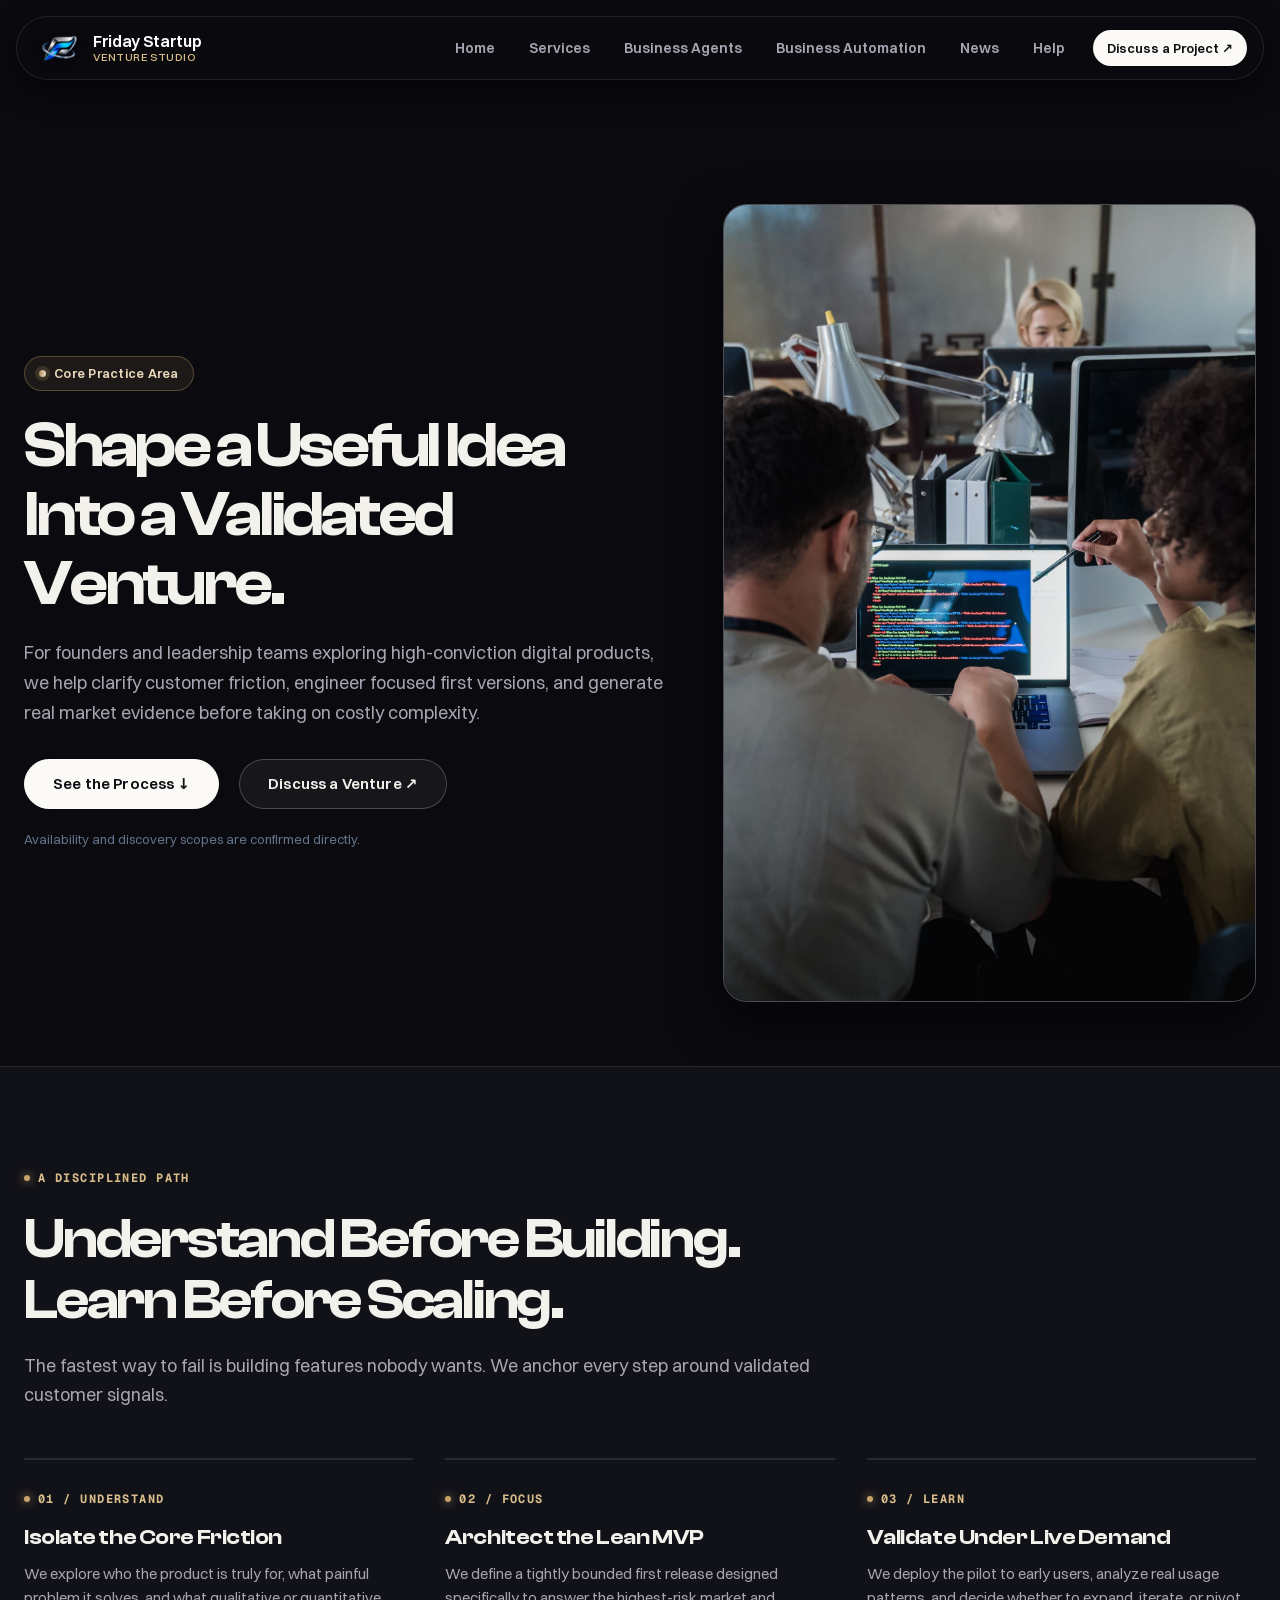
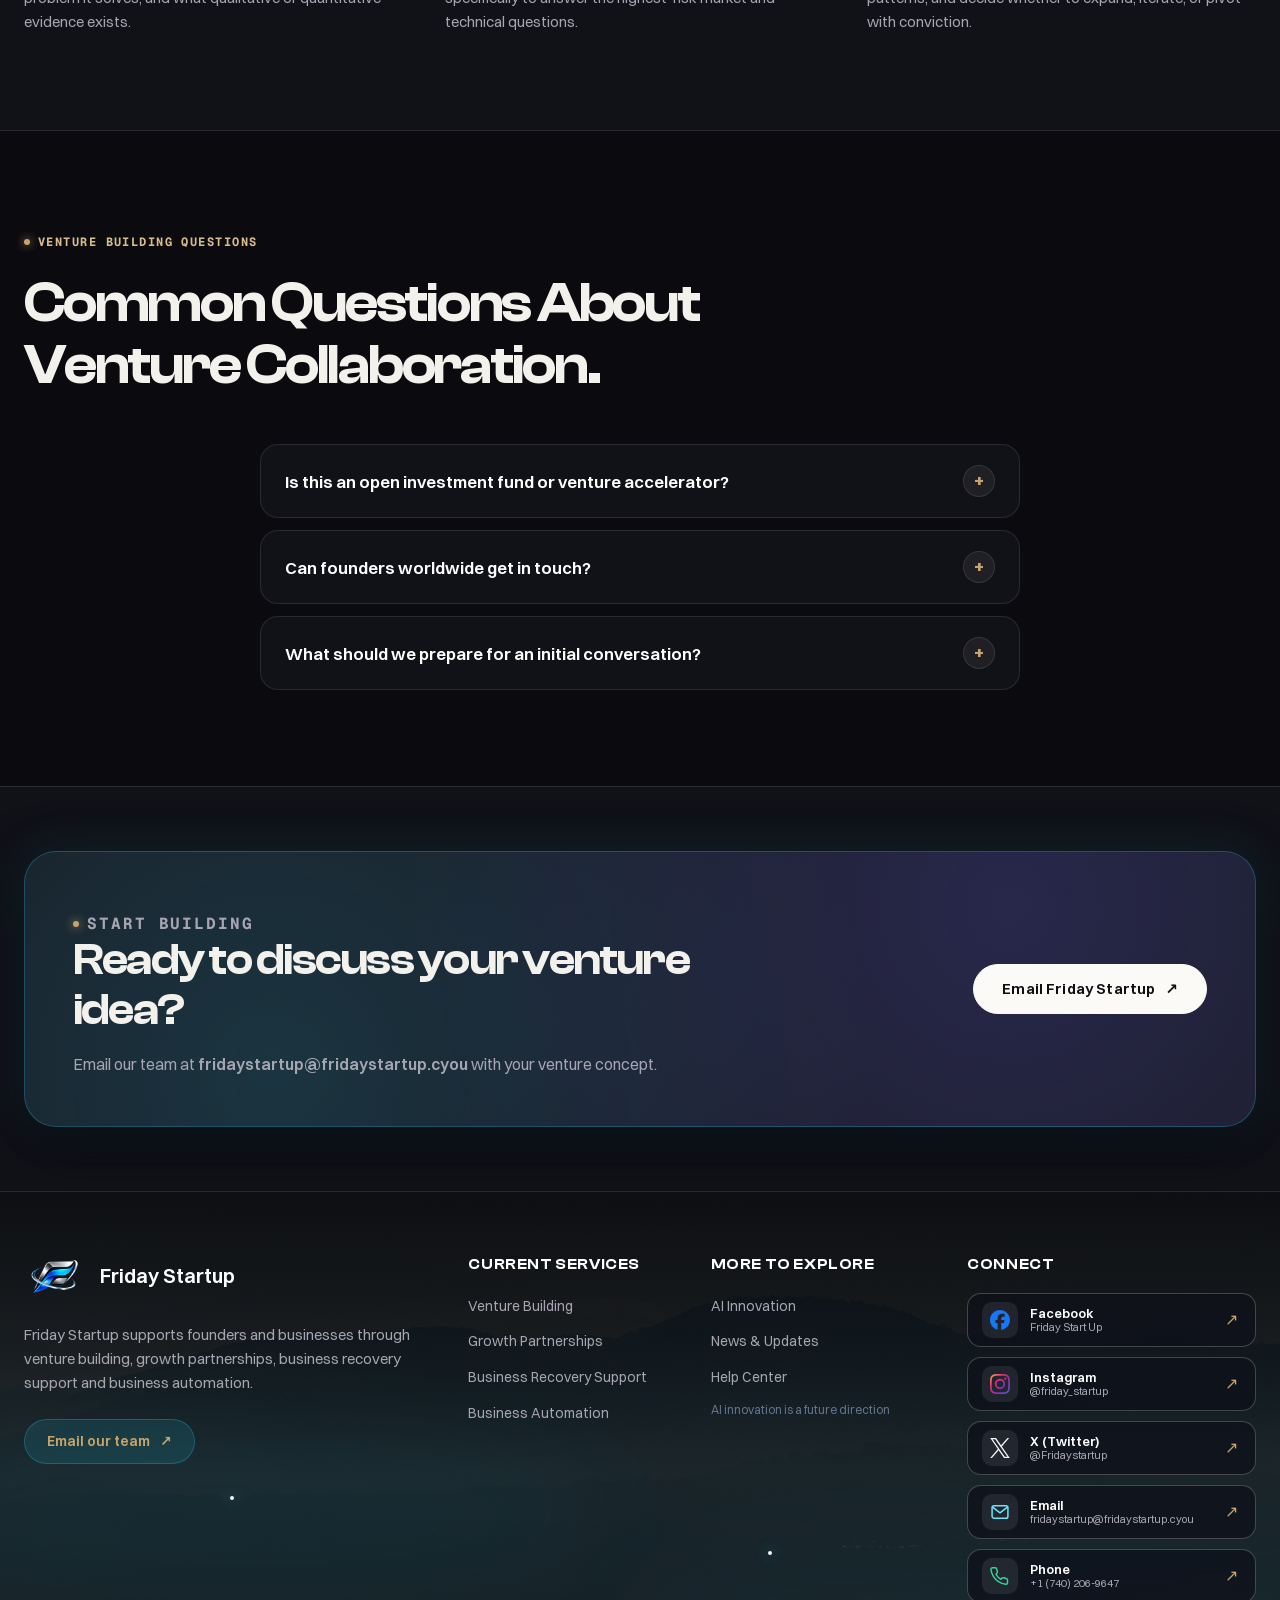
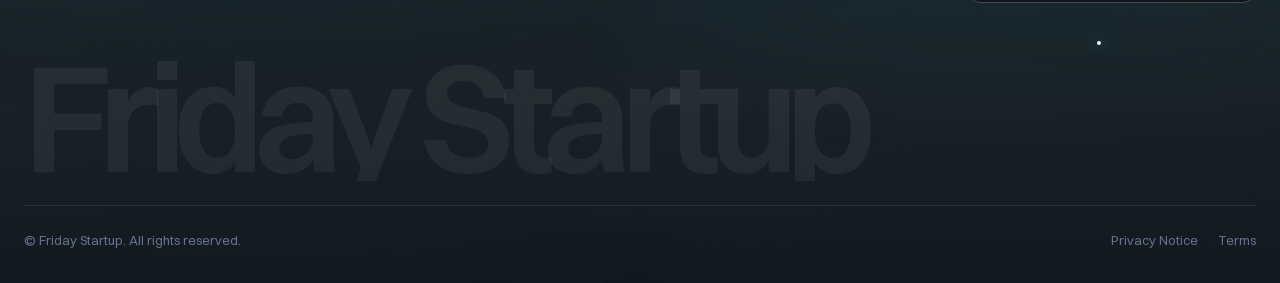
<file: venture-building/index.html>
<!doctype html>
<html lang="en">
<head>
  <meta charset="utf-8">
  <meta name="viewport" content="width=device-width, initial-scale=1">
  <meta name="description" content="Explore Friday Startup's venture building approach: understand customer needs, shape a focused digital product, and launch a lean first version.">
  <meta name="robots" content="index,follow,max-image-preview:large">
  <link rel="canonical" href="https://www.fridaystartup.cyou/venture-building/">
  <link rel="icon" type="image/png" sizes="512x512" href="/assets/friday-startup-favicon-512.png">
  <link rel="stylesheet" href="/assets/css/site.css">
  <link rel="stylesheet" href="/assets/css/premium.css">
  <link rel="stylesheet" href="/assets/css/theme.css">
  <title>Digital Venture Building | Friday Startup</title>
  
  <meta property="og:type" content="website">
  <meta property="og:site_name" content="Friday Startup">
  <meta property="og:title" content="Digital Venture Building | Friday Startup">
  <meta property="og:description" content="Explore Friday Startup's venture building approach: understand customer needs, shape a focused digital product and launch a lean first version.">
  <meta property="og:url" content="https://www.fridaystartup.cyou/venture-building/">
  <meta property="og:image" content="https://www.fridaystartup.cyou/assets/product-building.jpg">
  <meta property="og:image:alt" content="People collaborating on software venture architecture">
  
  <meta name="twitter:card" content="summary_large_image">
  <meta name="twitter:title" content="Digital Venture Building | Friday Startup">
  <meta name="twitter:description" content="Explore Friday Startup's venture building approach: understand customer needs, shape a focused digital product and launch a lean first version.">
  <meta name="twitter:image" content="https://www.fridaystartup.cyou/assets/product-building.jpg">

  <script type="application/ld+json">
  {
    "@context": "https://schema.org",
    "@type": "Service",
    "@id": "https://www.fridaystartup.cyou/venture-building/#service",
    "name": "Digital Venture Building",
    "serviceType": "Venture building",
    "description": "Understand customer needs, shape a focused digital product, prepare an MVP, and validate before scaling complexity.",
    "url": "https://www.fridaystartup.cyou/venture-building/",
    "provider": { "@id": "https://www.fridaystartup.cyou/#organization" }
  }
  </script>
</head>
<body>
  <a class="skip-link" href="#main">Skip to main content</a>

  <!-- Header -->
  <header class="site-header" data-site-header>
    <a class="brand" href="/" aria-label="Friday Startup home">
      <img class="brand-mark" src="/assets/friday-startup-emblem-lossless.webp" width="48" height="32" alt="Friday Startup">
      <span class="brand-copy">
        <span class="brand-name">Friday Startup</span>
        <span class="brand-note">Venture Studio</span>
      </span>
    </a>
    
    <button class="menu-toggle" type="button" aria-label="Open navigation" aria-expanded="false" aria-controls="primary-nav">
      <span class="menu-lines" aria-hidden="true"></span>
    </button>
    
    <nav class="site-nav" id="primary-nav" aria-label="Primary navigation">
      <a href="/">Home</a>
      <a href="/#services">Services</a>
      <a href="/#agents">Business Agents</a>
      <a href="/business-automation/">Business Automation</a>
      <a href="/news.html">News</a>
      <a href="/help/">Help</a>
      <a class="nav-cta-btn" href="mailto:fridaystartup@fridaystartup.cyou">Discuss a Project ↗</a>
    </nav>
  </header>

  <main id="main">
    <!-- Hero -->
    <section class="page-hero">
      <div class="container page-hero-grid">
        <div class="reveal">
          <div class="badge-chip">
            <span class="badge-chip__dot"></span>
            <span>Core Practice Area</span>
          </div>
          <h1 class="text-gradient-accent">Shape a Useful Idea Into a Validated Venture.</h1>
          <p class="lead">
            For founders and leadership teams exploring high-conviction digital products, we help clarify customer friction, engineer focused first versions, and generate real market evidence before taking on costly complexity.
          </p>
          <div class="page-hero-actions">
            <a class="button" href="#process">See the Process ↓</a>
            <a class="button button--quiet" href="mailto:fridaystartup@fridaystartup.cyou">Discuss a Venture ↗</a>
          </div>
          <p class="page-hero-note">Availability and discovery scopes are confirmed directly.</p>
        </div>
        <figure class="page-hero-photo reveal">
          <img src="/assets/product-building.jpg" alt="People discussing software venture architecture" width="1400" height="2100" fetchpriority="high">
        </figure>
      </div>
    </section>

    <!-- Methodology -->
    <section class="section section--surface" id="process">
      <div class="container">
        <div class="section-heading reveal">
          <p class="eyebrow">A Disciplined Path</p>
          <h2>Understand Before Building. Learn Before Scaling.</h2>
          <p>
            The fastest way to fail is building features nobody wants. We anchor every step around validated customer signals.
          </p>
        </div>

        <div class="steps-grid">
          <article class="step-card reveal">
            <span class="eyebrow">01 / Understand</span>
            <h3>Isolate the Core Friction</h3>
            <p>
              We explore who the product is truly for, what painful problem it solves, and what qualitative or quantitative evidence exists.
            </p>
          </article>
          <article class="step-card reveal">
            <span class="eyebrow">02 / Focus</span>
            <h3>Architect the Lean MVP</h3>
            <p>
              We define a tightly bounded first release designed specifically to answer the highest-risk market and technical questions.
            </p>
          </article>
          <article class="step-card reveal">
            <span class="eyebrow">03 / Learn</span>
            <h3>Validate Under Live Demand</h3>
            <p>
              We deploy the pilot to early users, analyze real usage patterns, and decide whether to expand, iterate, or pivot with conviction.
            </p>
          </article>
        </div>
      </div>
    </section>

    <!-- FAQ Section -->
    <section class="section" id="faq">
      <div class="container">
        <div class="section-heading reveal">
          <p class="eyebrow">Venture Building Questions</p>
          <h2>Common Questions About Venture Collaboration.</h2>
        </div>

        <div class="faq-list narrow reveal" style="margin-inline:auto;">
          <details class="faq-item">
            <summary>Is this an open investment fund or venture accelerator?</summary>
            <div class="faq-answer">
              <p>This page describes venture building and product engineering support. It does not announce a fund, investment guarantee, accelerator cohort, or public funding syndicate.</p>
            </div>
          </details>
          <details class="faq-item">
            <summary>Can founders worldwide get in touch?</summary>
            <div class="faq-answer">
              <p>Yes. Friday Startup works with founders globally. Collaboration details, time-zone arrangements, and delivery scopes are confirmed directly via email.</p>
            </div>
          </details>
          <details class="faq-item">
            <summary>What should we prepare for an initial conversation?</summary>
            <div class="faq-answer">
              <p>Send an overview of the customer problem, your target audience, any prototypes or customer research conducted so far, and the specific question you need help answering.</p>
            </div>
          </details>
        </div>
      </div>
    </section>

    <!-- CTA -->
    <section class="section section--compact section--surface">
      <div class="container">
        <div class="cta-panel reveal">
          <div>
            <p class="eyebrow">Start Building</p>
            <h2>Ready to discuss your venture idea?</h2>
            <p>Email our team at <strong>fridaystartup@fridaystartup.cyou</strong> with your venture concept.</p>
          </div>
          <a class="button" href="mailto:fridaystartup@fridaystartup.cyou">
            <span>Email Friday Startup</span>
            <span aria-hidden="true">↗</span>
          </a>
        </div>
      </div>
    </section>
  </main>

  <!-- Signature Mountain Footer -->
  <footer class="footer footer--mountain" aria-label="Friday Startup footer">
    <div class="footer-landscape" aria-hidden="true">
      <div class="footer-landscape__photo"></div>
      <div class="footer-landscape__wash"></div>
      <span class="footer-landscape__mist footer-landscape__mist--one"></span>
      <span class="footer-landscape__mist footer-landscape__mist--two"></span>
      <span class="footer-landscape__spark footer-landscape__spark--one"></span>
      <span class="footer-landscape__spark footer-landscape__spark--two"></span>
      <span class="footer-landscape__spark footer-landscape__spark--three"></span>
      <span class="footer-landscape__spark footer-landscape__spark--four"></span>
    </div>

    <div class="container footer-landscape__content">
      <div class="footer-landscape__grid">
        <section class="footer-landscape__brand" aria-labelledby="footer-brand-title">
          <a class="footer-landscape__brand-link" href="/" aria-label="Friday Startup home">
            <img class="footer-landscape__logo" src="/assets/friday-startup-emblem-lossless.webp" width="60" height="40" alt="Friday Startup">
            <span id="footer-brand-title">Friday Startup</span>
          </a>
          <p class="footer-landscape__summary">
            Friday Startup supports founders and businesses through venture building, growth partnerships, business recovery support and business automation.
          </p>
          <a class="footer-landscape__email" href="mailto:fridaystartup@fridaystartup.cyou">
            <span>Email our team</span>
            <span aria-hidden="true">↗</span>
          </a>
        </section>

        <section class="footer-landscape__group" aria-labelledby="footer-current-title">
          <h2 id="footer-current-title">Current Services</h2>
          <ul>
            <li><a href="/venture-building/">Venture Building</a></li>
            <li><a href="/growth-partnerships/">Growth Partnerships</a></li>
            <li><a href="/business-recovery/">Business Recovery Support</a></li>
            <li><a href="/business-automation/">Business Automation</a></li>
          </ul>
        </section>

        <section class="footer-landscape__group" aria-labelledby="footer-future-title">
          <h2 id="footer-future-title">More to Explore</h2>
          <ul>
            <li><a href="/ai-innovation/">AI Innovation</a></li>
            <li><a href="/news.html">News & Updates</a></li>
            <li><a href="/help/">Help Center</a></li>
          </ul>
          <p class="footer-landscape__future-note">AI innovation is a future direction</p>
        </section>

        <nav class="footer-landscape__group footer-landscape__connect" aria-labelledby="footer-connect-title">
          <h2 id="footer-connect-title">Connect</h2>
          <ul class="footer-landscape__social-list">
            <li>
              <a class="footer-social-card" href="https://www.facebook.com/share/1BN3iJyHXs/" target="_blank" rel="noopener noreferrer" aria-label="Facebook, Friday Start Up">
                <span class="footer-social-card__icon"><img src="/assets/social-facebook.svg" width="20" height="20" alt="Facebook"></span>
                <span class="footer-social-card__copy"><strong>Facebook</strong><span>Friday Start Up</span></span>
                <span class="footer-social-card__arrow" aria-hidden="true">↗</span>
              </a>
            </li>
            <li>
              <a class="footer-social-card" href="https://instagram.com/friday_startup?obrf=MWU1YmhocDRiYWo2aw%3D%3D" target="_blank" rel="noopener noreferrer" aria-label="Instagram, @friday_startup">
                <span class="footer-social-card__icon"><img src="/assets/social-instagram.svg" width="20" height="20" alt="Instagram"></span>
                <span class="footer-social-card__copy"><strong>Instagram</strong><span>@friday_startup</span></span>
                <span class="footer-social-card__arrow" aria-hidden="true">↗</span>
              </a>
            </li>
            <li>
              <a class="footer-social-card" href="https://x.com/Fridaystartup" target="_blank" rel="noopener noreferrer" aria-label="X, @Fridaystartup">
                <span class="footer-social-card__icon"><img src="/assets/social-x.svg" width="20" height="20" alt="X"></span>
                <span class="footer-social-card__copy"><strong>X (Twitter)</strong><span>@Fridaystartup</span></span>
                <span class="footer-social-card__arrow" aria-hidden="true">↗</span>
              </a>
            </li>
            <li>
              <a class="footer-social-card" href="mailto:fridaystartup@fridaystartup.cyou" aria-label="Email, fridaystartup@fridaystartup.cyou">
                <span class="footer-social-card__icon"><img src="/assets/social-email.svg" width="20" height="20" alt=""></span>
                <span class="footer-social-card__copy"><strong>Email</strong><span>fridaystartup@<wbr>fridaystartup.cyou</span></span>
                <span class="footer-social-card__arrow" aria-hidden="true">↗</span>
              </a>
            </li>
            <li>
              <a class="footer-social-card" href="tel:+17402069647" aria-label="Phone, +1 (740) 206-9647">
                <span class="footer-social-card__icon"><img src="/assets/social-phone.svg" width="20" height="20" alt=""></span>
                <span class="footer-social-card__copy"><strong>Phone</strong><span>+1 (740) 206-9647</span></span>
                <span class="footer-social-card__arrow" aria-hidden="true">↗</span>
              </a>
            </li>
          </ul>
        </nav>
      </div>

      <div class="footer-landscape__wordmark-wrap" aria-hidden="true">
        <p class="footer-landscape__wordmark">Friday Startup</p>
      </div>

      <div class="footer-landscape__bottom">
        <span>© Friday Startup. All rights reserved.</span>
        <div class="footer-landscape__bottom-links">
          <a href="/privacy.html">Privacy Notice</a>
          <a href="/terms.html">Terms</a>
        </div>
      </div>
    </div>
  </footer>

  <script src="/assets/js/site.js" defer></script>
</body>
</html>
</file>
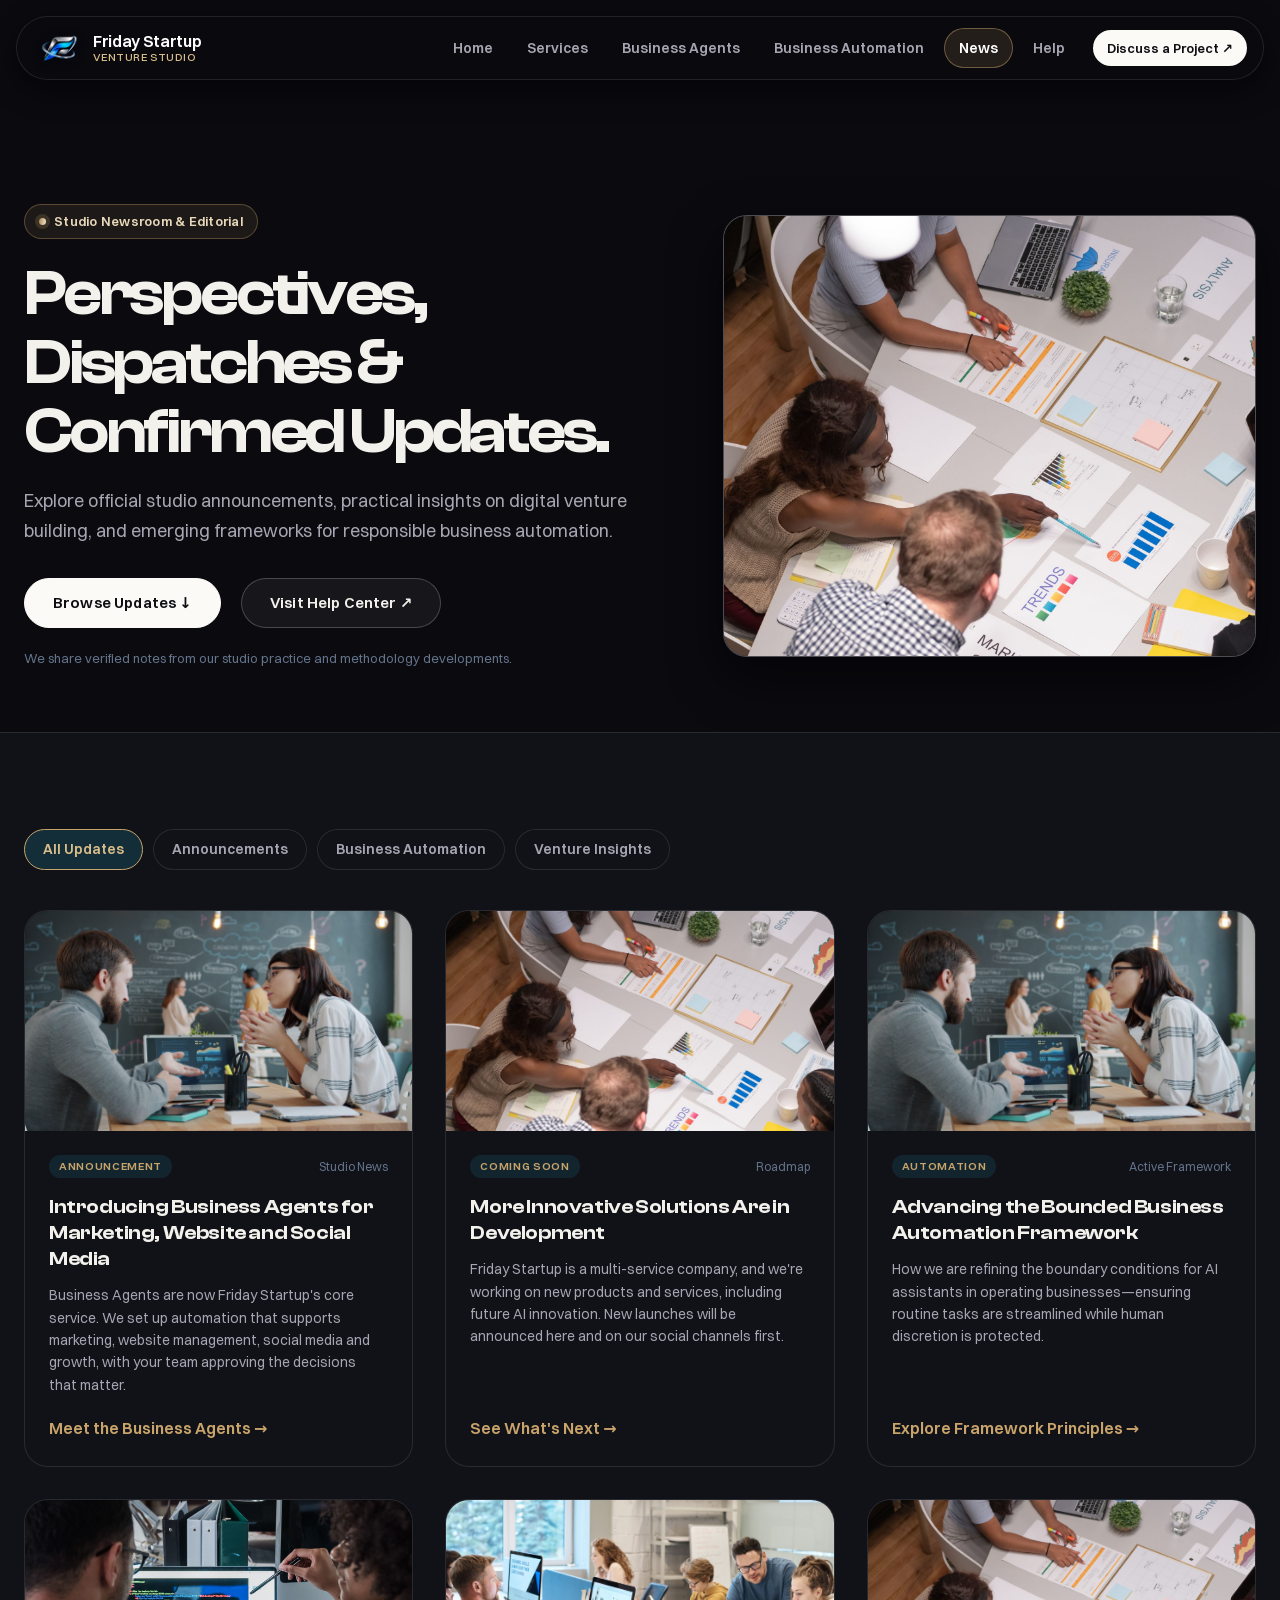
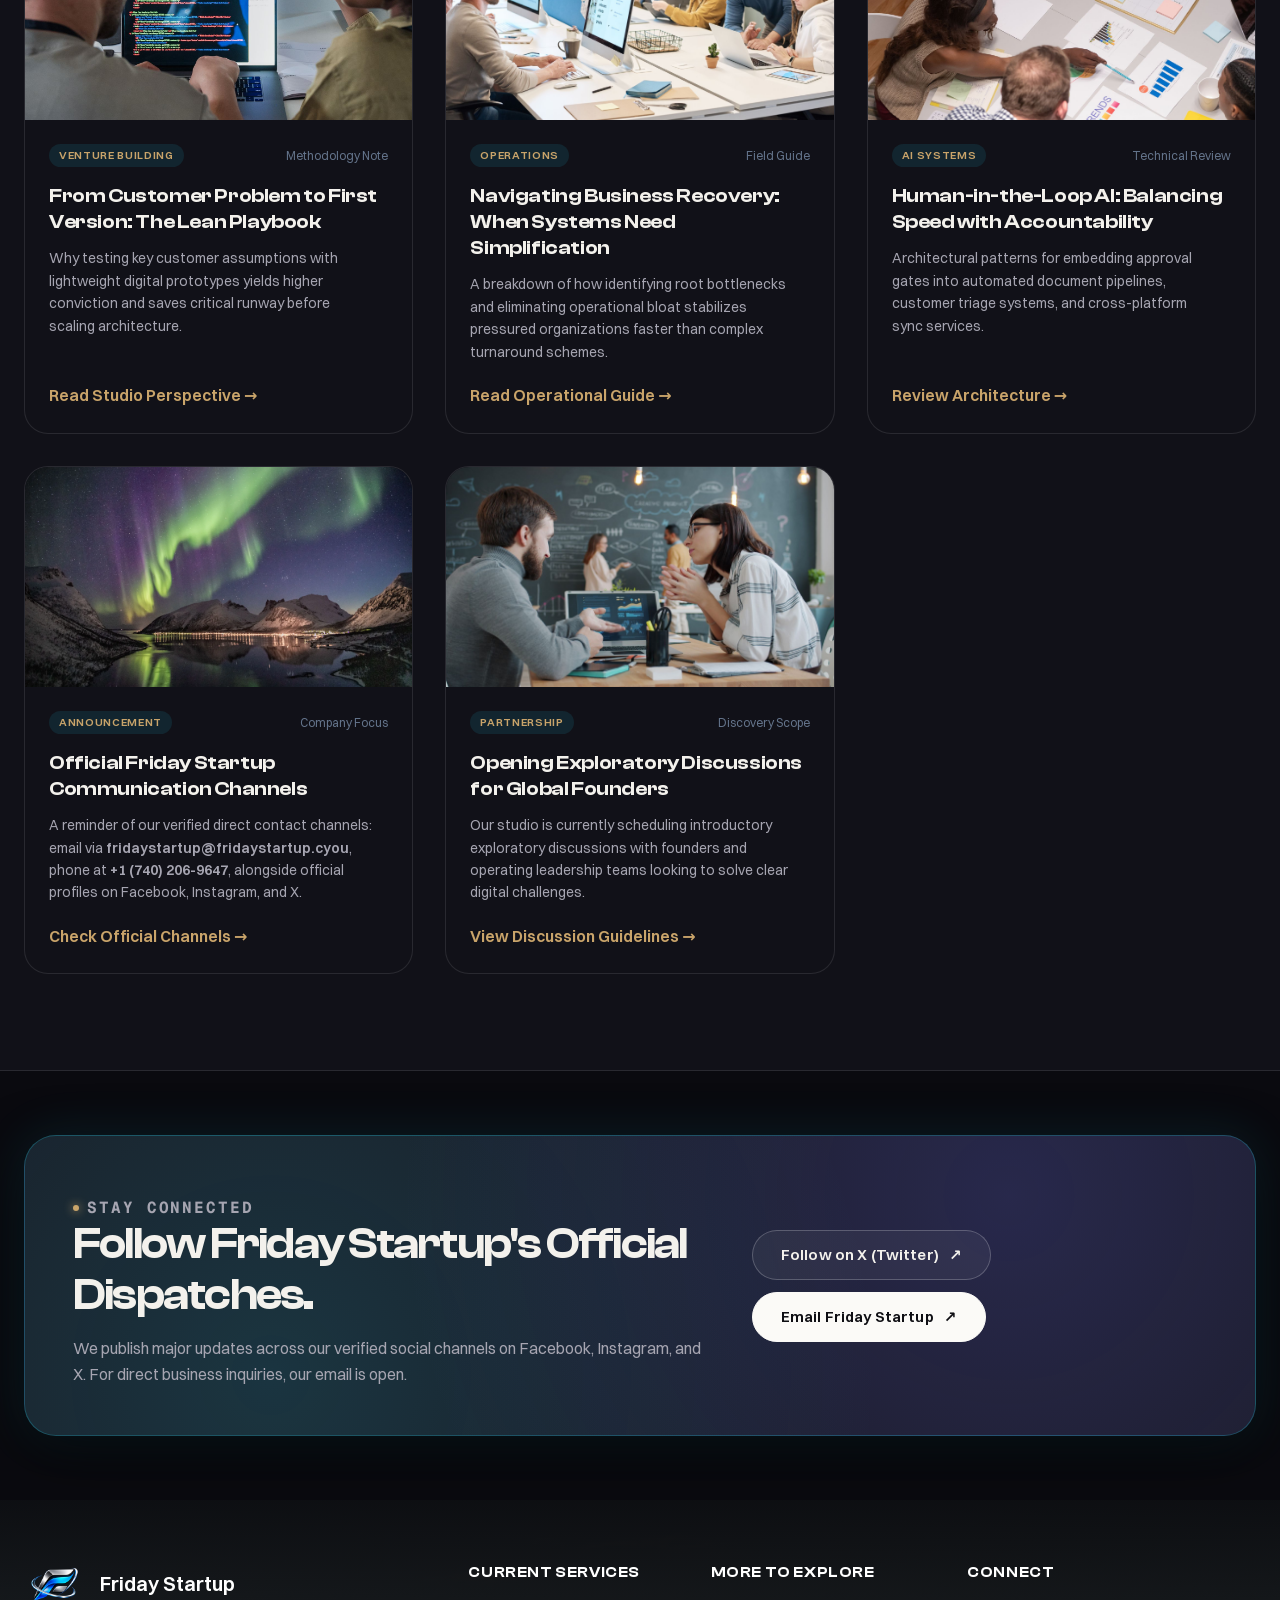
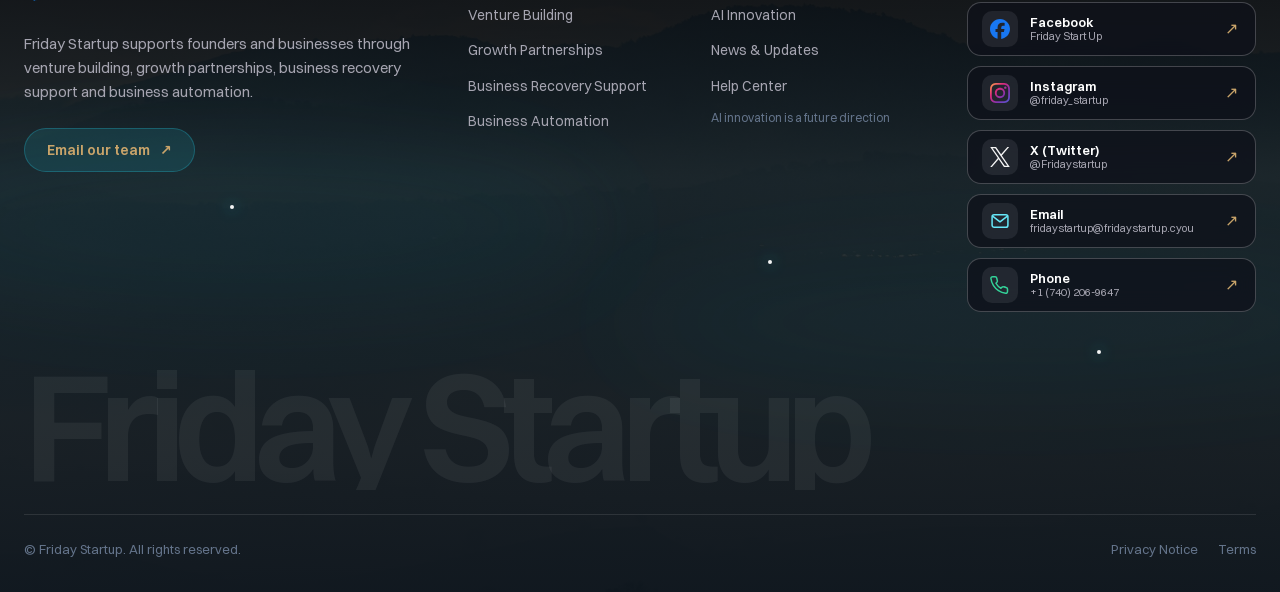
<file: news.html>
<!doctype html>
<html lang="en">
<head>
  <meta charset="utf-8">
  <meta name="viewport" content="width=device-width, initial-scale=1">
  <meta name="description" content="Official Friday Startup news, venture dispatches, framework updates, and insights on business automation and digital growth.">
  <meta name="robots" content="index,follow,max-image-preview:large">
  <link rel="canonical" href="https://www.fridaystartup.cyou/news.html">
  <link rel="icon" type="image/png" sizes="512x512" href="/assets/friday-startup-favicon-512.png">
  <link rel="stylesheet" href="/assets/css/site.css">
  <link rel="stylesheet" href="/assets/css/premium.css">
  <link rel="stylesheet" href="/assets/css/theme.css">
  <title>Newsroom & Studio Updates | Friday Startup</title>
  
  <meta property="og:type" content="website">
  <meta property="og:site_name" content="Friday Startup">
  <meta property="og:title" content="Newsroom & Studio Updates | Friday Startup">
  <meta property="og:description" content="Confirmed Friday Startup updates, operational dispatches, and perspectives on venture building and business automation.">
  <meta property="og:url" content="https://www.fridaystartup.cyou/news.html">
  <meta property="og:image" content="https://www.fridaystartup.cyou/assets/venture-workshop.jpg">
  <meta property="og:image:width" content="1800">
  <meta property="og:image:height" content="1350">
  <meta property="og:image:alt" content="A team reviewing planning notes and charts around a table">
  
  <meta name="twitter:card" content="summary_large_image">
  <meta name="twitter:title" content="Newsroom & Studio Updates | Friday Startup">
  <meta name="twitter:description" content="Confirmed Friday Startup updates and perspectives on venture building and business automation.">
  <meta name="twitter:image" content="https://www.fridaystartup.cyou/assets/venture-workshop.jpg">
</head>
<body>
  <a class="skip-link" href="#main">Skip to main content</a>

  <!-- Header -->
  <header class="site-header" data-site-header>
    <a class="brand" href="/" aria-label="Friday Startup home">
      <img class="brand-mark" src="/assets/friday-startup-emblem-lossless.webp" width="48" height="32" alt="Friday Startup">
      <span class="brand-copy">
        <span class="brand-name">Friday Startup</span>
        <span class="brand-note">Venture Studio</span>
      </span>
    </a>
    
    <button class="menu-toggle" type="button" aria-label="Open navigation" aria-expanded="false" aria-controls="primary-nav">
      <span class="menu-lines" aria-hidden="true"></span>
    </button>
    
    <nav class="site-nav" id="primary-nav" aria-label="Primary navigation">
      <a href="/">Home</a>
      <a href="/#services">Services</a>
      <a href="/#agents">Business Agents</a>
      <a href="/business-automation/">Business Automation</a>
      <a href="/news.html" aria-current="page">News</a>
      <a href="/help/">Help</a>
      <a class="nav-cta-btn" href="mailto:fridaystartup@fridaystartup.cyou">Discuss a Project ↗</a>
    </nav>
  </header>

  <main id="main">
    <!-- Newsroom Hero -->
    <section class="page-hero">
      <div class="container page-hero-grid">
        <div class="reveal">
          <div class="badge-chip">
            <span class="badge-chip__dot"></span>
            <span>Studio Newsroom & Editorial</span>
          </div>
          <h1 class="text-gradient-accent">Perspectives, Dispatches & Confirmed Updates.</h1>
          <p class="lead">
            Explore official studio announcements, practical insights on digital venture building, and emerging frameworks for responsible business automation.
          </p>
          <div class="page-hero-actions">
            <a class="button" href="#feed">Browse Updates ↓</a>
            <a class="button button--quiet" href="/help/">Visit Help Center ↗</a>
          </div>
          <p class="page-hero-note">We share verified notes from our studio practice and methodology developments.</p>
        </div>
        <figure class="page-hero-photo reveal">
          <img src="/assets/venture-workshop.jpg" alt="Team conducting venture planning workshop" width="1800" height="1350" fetchpriority="high">
        </figure>
      </div>
    </section>

    <!-- News Feed Section -->
    <section class="section section--surface" id="feed">
      <div class="container">
        <!-- Filter Tabs -->
        <div class="news-filter-bar reveal">
          <button class="news-filter-btn is-active" type="button" data-filter="all">All Updates</button>
          <button class="news-filter-btn" type="button" data-filter="announcements">Announcements</button>
          <button class="news-filter-btn" type="button" data-filter="automation">Business Automation</button>
          <button class="news-filter-btn" type="button" data-filter="ventures">Venture Insights</button>
        </div>

        <!-- News Cards Grid -->
        <div class="news-grid">
          <!-- Business Agents announcement -->
          <article class="news-card reveal" data-category="announcements">
            <div class="news-card__thumb">
              <img src="/assets/growth-partnership.jpg" alt="Team planning business workflows together" loading="lazy">
            </div>
            <div class="news-card__body">
              <div class="news-card__meta">
                <span class="news-card__tag">Announcement</span>
                <span class="news-card__date">Studio News</span>
              </div>
              <h3>Introducing Business Agents for Marketing, Website and Social Media</h3>
              <p>
                Business Agents are now Friday Startup's core service. We set up automation that supports marketing, website management, social media and growth, with your team approving the decisions that matter.
              </p>
              <div class="news-card__footer">
                <a class="text-link" href="/#agents">Meet the Business Agents →</a>
              </div>
            </div>
          </article>
          <!-- Coming soon announcement -->
          <article class="news-card reveal" data-category="announcements">
            <div class="news-card__thumb">
              <img src="/assets/venture-workshop.jpg" alt="Team workshop planning new solutions" loading="lazy">
            </div>
            <div class="news-card__body">
              <div class="news-card__meta">
                <span class="news-card__tag">Coming Soon</span>
                <span class="news-card__date">Roadmap</span>
              </div>
              <h3>More Innovative Solutions Are in Development</h3>
              <p>
                Friday Startup is a multi-service company, and we're working on new products and services, including future AI innovation. New launches will be announced here and on our social channels first.
              </p>
              <div class="news-card__footer">
                <a class="text-link" href="/ai-innovation/">See What's Next →</a>
              </div>
            </div>
          </article>
          <!-- Card 1 -->
          <article class="news-card reveal" data-category="automation">
            <div class="news-card__thumb">
              <img src="/assets/growth-partnership.jpg" alt="Automation workflow review" loading="lazy">
            </div>
            <div class="news-card__body">
              <div class="news-card__meta">
                <span class="news-card__tag">Automation</span>
                <span class="news-card__date">Active Framework</span>
              </div>
              <h3>Advancing the Bounded Business Automation Framework</h3>
              <p>
                How we are refining the boundary conditions for AI assistants in operating businesses—ensuring routine tasks are streamlined while human discretion is protected.
              </p>
              <div class="news-card__footer">
                <span class="text-link">Explore Framework Principles →</span>
              </div>
            </div>
          </article>

          <!-- Card 2 -->
          <article class="news-card reveal" data-category="ventures">
            <div class="news-card__thumb">
              <img src="/assets/product-building.jpg" alt="Venture building sprint" loading="lazy">
            </div>
            <div class="news-card__body">
              <div class="news-card__meta">
                <span class="news-card__tag">Venture Building</span>
                <span class="news-card__date">Methodology Note</span>
              </div>
              <h3>From Customer Problem to First Version: The Lean Playbook</h3>
              <p>
                Why testing key customer assumptions with lightweight digital prototypes yields higher conviction and saves critical runway before scaling architecture.
              </p>
              <div class="news-card__footer">
                <span class="text-link">Read Studio Perspective →</span>
              </div>
            </div>
          </article>

          <!-- Card 3 -->
          <article class="news-card reveal" data-category="ventures">
            <div class="news-card__thumb">
              <img src="/assets/team-collaboration.jpg" alt="Collaborative operational diagnostics" loading="lazy">
            </div>
            <div class="news-card__body">
              <div class="news-card__meta">
                <span class="news-card__tag">Operations</span>
                <span class="news-card__date">Field Guide</span>
              </div>
              <h3>Navigating Business Recovery: When Systems Need Simplification</h3>
              <p>
                A breakdown of how identifying root bottlenecks and eliminating operational bloat stabilizes pressured organizations faster than complex turnaround schemes.
              </p>
              <div class="news-card__footer">
                <span class="text-link">Read Operational Guide →</span>
              </div>
            </div>
          </article>

          <!-- Card 4 -->
          <article class="news-card reveal" data-category="automation">
            <div class="news-card__thumb">
              <img src="/assets/venture-workshop.jpg" alt="Team mapping human in loop AI" loading="lazy">
            </div>
            <div class="news-card__body">
              <div class="news-card__meta">
                <span class="news-card__tag">AI Systems</span>
                <span class="news-card__date">Technical Review</span>
              </div>
              <h3>Human-in-the-Loop AI: Balancing Speed with Accountability</h3>
              <p>
                Architectural patterns for embedding approval gates into automated document pipelines, customer triage systems, and cross-platform sync services.
              </p>
              <div class="news-card__footer">
                <span class="text-link">Review Architecture →</span>
              </div>
            </div>
          </article>

          <!-- Card 5 -->
          <article class="news-card reveal" data-category="announcements">
            <div class="news-card__thumb">
              <img src="/assets/friday-startup-aurora-horizon.webp" alt="Friday Startup horizon" loading="lazy">
            </div>
            <div class="news-card__body">
              <div class="news-card__meta">
                <span class="news-card__tag">Announcement</span>
                <span class="news-card__date">Company Focus</span>
              </div>
              <h3>Official Friday Startup Communication Channels</h3>
              <p>
                A reminder of our verified direct contact channels: email via <strong>fridaystartup@fridaystartup.cyou</strong>, phone at <strong>+1 (740) 206-9647</strong>, alongside official profiles on Facebook, Instagram, and X.
              </p>
              <div class="news-card__footer">
                <span class="text-link">Check Official Channels →</span>
              </div>
            </div>
          </article>

          <!-- Card 6 -->
          <article class="news-card reveal" data-category="announcements">
            <div class="news-card__thumb">
              <img src="/assets/growth-partnership.jpg" alt="Partnership meeting" loading="lazy">
            </div>
            <div class="news-card__body">
              <div class="news-card__meta">
                <span class="news-card__tag">Partnership</span>
                <span class="news-card__date">Discovery Scope</span>
              </div>
              <h3>Opening Exploratory Discussions for Global Founders</h3>
              <p>
                Our studio is currently scheduling introductory exploratory discussions with founders and operating leadership teams looking to solve clear digital challenges.
              </p>
              <div class="news-card__footer">
                <span class="text-link">View Discussion Guidelines →</span>
              </div>
            </div>
          </article>
        </div>
      </div>
    </section>

    <!-- Stay Informed Dispatch Box -->
    <section class="section section--compact">
      <div class="container">
        <div class="cta-panel reveal">
          <div>
            <p class="eyebrow">Stay Connected</p>
            <h2>Follow Friday Startup's Official Dispatches.</h2>
            <p>
              We publish major updates across our verified social channels on Facebook, Instagram, and X. For direct business inquiries, our email is open.
            </p>
          </div>
          <div class="social-links" style="display:flex;gap:12px;flex-wrap:wrap;">
            <a class="button button--quiet" href="https://x.com/Fridaystartup" target="_blank" rel="noopener noreferrer">
              <span>Follow on X (Twitter)</span>
              <span aria-hidden="true">↗</span>
            </a>
            <a class="button" href="mailto:fridaystartup@fridaystartup.cyou">
              <span>Email Friday Startup</span>
              <span aria-hidden="true">↗</span>
            </a>
          </div>
        </div>
      </div>
    </section>
  </main>

  <!-- Signature Mountain Footer -->
  <footer class="footer footer--mountain" aria-label="Friday Startup footer">
    <div class="footer-landscape" aria-hidden="true">
      <div class="footer-landscape__photo"></div>
      <div class="footer-landscape__wash"></div>
      <span class="footer-landscape__mist footer-landscape__mist--one"></span>
      <span class="footer-landscape__mist footer-landscape__mist--two"></span>
      <span class="footer-landscape__spark footer-landscape__spark--one"></span>
      <span class="footer-landscape__spark footer-landscape__spark--two"></span>
      <span class="footer-landscape__spark footer-landscape__spark--three"></span>
      <span class="footer-landscape__spark footer-landscape__spark--four"></span>
    </div>

    <div class="container footer-landscape__content">
      <div class="footer-landscape__grid">
        <section class="footer-landscape__brand" aria-labelledby="footer-brand-title">
          <a class="footer-landscape__brand-link" href="/" aria-label="Friday Startup home">
            <img class="footer-landscape__logo" src="/assets/friday-startup-emblem-lossless.webp" width="60" height="40" alt="Friday Startup">
            <span id="footer-brand-title">Friday Startup</span>
          </a>
          <p class="footer-landscape__summary">
            Friday Startup supports founders and businesses through venture building, growth partnerships, business recovery support and business automation.
          </p>
          <a class="footer-landscape__email" href="mailto:fridaystartup@fridaystartup.cyou">
            <span>Email our team</span>
            <span aria-hidden="true">↗</span>
          </a>
        </section>

        <section class="footer-landscape__group" aria-labelledby="footer-current-title">
          <h2 id="footer-current-title">Current Services</h2>
          <ul>
            <li><a href="/venture-building/">Venture Building</a></li>
            <li><a href="/growth-partnerships/">Growth Partnerships</a></li>
            <li><a href="/business-recovery/">Business Recovery Support</a></li>
            <li><a href="/business-automation/">Business Automation</a></li>
          </ul>
        </section>

        <section class="footer-landscape__group" aria-labelledby="footer-future-title">
          <h2 id="footer-future-title">More to Explore</h2>
          <ul>
            <li><a href="/ai-innovation/">AI Innovation</a></li>
            <li><a href="/news.html">News & Updates</a></li>
            <li><a href="/help/">Help Center</a></li>
          </ul>
          <p class="footer-landscape__future-note">AI innovation is a future direction</p>
        </section>

        <nav class="footer-landscape__group footer-landscape__connect" aria-labelledby="footer-connect-title">
          <h2 id="footer-connect-title">Connect</h2>
          <ul class="footer-landscape__social-list">
            <li>
              <a class="footer-social-card" href="https://www.facebook.com/share/1BN3iJyHXs/" target="_blank" rel="noopener noreferrer" aria-label="Facebook, Friday Start Up">
                <span class="footer-social-card__icon"><img src="/assets/social-facebook.svg" width="20" height="20" alt="Facebook"></span>
                <span class="footer-social-card__copy"><strong>Facebook</strong><span>Friday Start Up</span></span>
                <span class="footer-social-card__arrow" aria-hidden="true">↗</span>
              </a>
            </li>
            <li>
              <a class="footer-social-card" href="https://instagram.com/friday_startup?obrf=MWU1YmhocDRiYWo2aw%3D%3D" target="_blank" rel="noopener noreferrer" aria-label="Instagram, @friday_startup">
                <span class="footer-social-card__icon"><img src="/assets/social-instagram.svg" width="20" height="20" alt="Instagram"></span>
                <span class="footer-social-card__copy"><strong>Instagram</strong><span>@friday_startup</span></span>
                <span class="footer-social-card__arrow" aria-hidden="true">↗</span>
              </a>
            </li>
            <li>
              <a class="footer-social-card" href="https://x.com/Fridaystartup" target="_blank" rel="noopener noreferrer" aria-label="X, @Fridaystartup">
                <span class="footer-social-card__icon"><img src="/assets/social-x.svg" width="20" height="20" alt="X"></span>
                <span class="footer-social-card__copy"><strong>X (Twitter)</strong><span>@Fridaystartup</span></span>
                <span class="footer-social-card__arrow" aria-hidden="true">↗</span>
              </a>
            </li>
            <li>
              <a class="footer-social-card" href="mailto:fridaystartup@fridaystartup.cyou" aria-label="Email, fridaystartup@fridaystartup.cyou">
                <span class="footer-social-card__icon"><img src="/assets/social-email.svg" width="20" height="20" alt=""></span>
                <span class="footer-social-card__copy"><strong>Email</strong><span>fridaystartup@<wbr>fridaystartup.cyou</span></span>
                <span class="footer-social-card__arrow" aria-hidden="true">↗</span>
              </a>
            </li>
            <li>
              <a class="footer-social-card" href="tel:+17402069647" aria-label="Phone, +1 (740) 206-9647">
                <span class="footer-social-card__icon"><img src="/assets/social-phone.svg" width="20" height="20" alt=""></span>
                <span class="footer-social-card__copy"><strong>Phone</strong><span>+1 (740) 206-9647</span></span>
                <span class="footer-social-card__arrow" aria-hidden="true">↗</span>
              </a>
            </li>
          </ul>
        </nav>
      </div>

      <div class="footer-landscape__wordmark-wrap" aria-hidden="true">
        <p class="footer-landscape__wordmark">Friday Startup</p>
      </div>

      <div class="footer-landscape__bottom">
        <span>© Friday Startup. All rights reserved.</span>
        <div class="footer-landscape__bottom-links">
          <a href="/privacy.html">Privacy Notice</a>
          <a href="/terms.html">Terms</a>
        </div>
      </div>
    </div>
  </footer>

  <script src="/assets/js/site.js" defer></script>
</body>
</html>
</file>
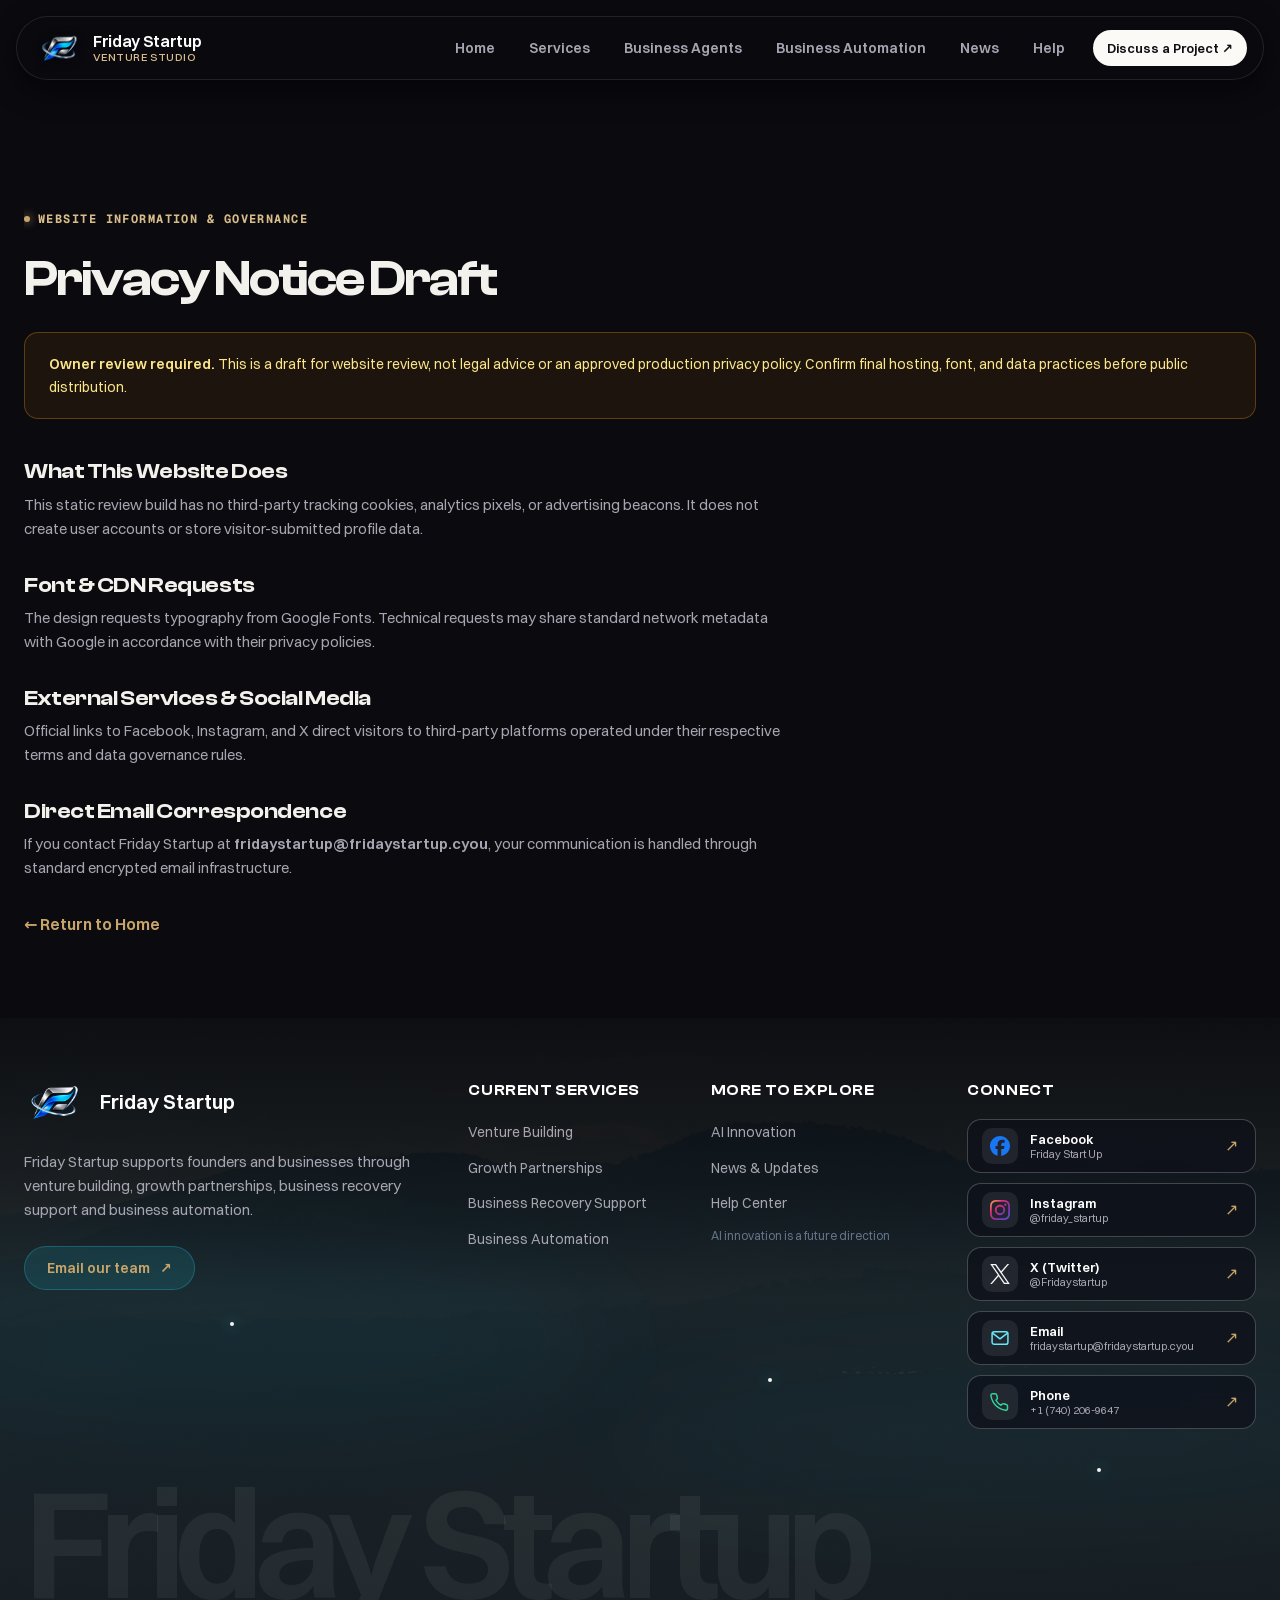
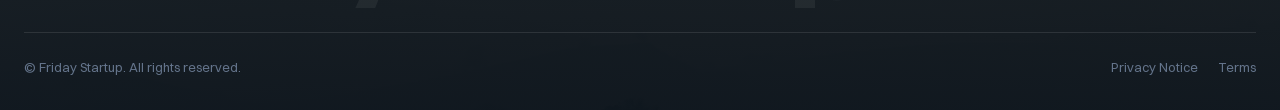
<file: privacy.html>
<!doctype html>
<html lang="en">
<head>
  <meta charset="utf-8">
  <meta name="viewport" content="width=device-width, initial-scale=1">
  <meta name="description" content="Draft privacy notice for Friday Startup. Review data handling practices, font usage, and external communications.">
  <meta name="robots" content="noindex,follow">
  <link rel="icon" type="image/png" sizes="512x512" href="/assets/friday-startup-favicon-512.png">
  <link rel="stylesheet" href="/assets/css/site.css">
  <link rel="stylesheet" href="/assets/css/premium.css">
  <link rel="stylesheet" href="/assets/css/theme.css">
  <title>Privacy Notice | Friday Startup</title>
</head>
<body>
  <a class="skip-link" href="#main">Skip to main content</a>

  <!-- Header -->
  <header class="site-header" data-site-header>
    <a class="brand" href="/" aria-label="Friday Startup home">
      <img class="brand-mark" src="/assets/friday-startup-emblem-lossless.webp" width="48" height="32" alt="Friday Startup">
      <span class="brand-copy">
        <span class="brand-name">Friday Startup</span>
        <span class="brand-note">Venture Studio</span>
      </span>
    </a>
    
    <button class="menu-toggle" type="button" aria-label="Open navigation" aria-expanded="false" aria-controls="primary-nav">
      <span class="menu-lines" aria-hidden="true"></span>
    </button>
    
    <nav class="site-nav" id="primary-nav" aria-label="Primary navigation">
      <a href="/">Home</a>
      <a href="/#services">Services</a>
      <a href="/#agents">Business Agents</a>
      <a href="/business-automation/">Business Automation</a>
      <a href="/news.html">News</a>
      <a href="/help/">Help</a>
      <a class="nav-cta-btn" href="mailto:fridaystartup@fridaystartup.cyou">Discuss a Project ↗</a>
    </nav>
  </header>

  <main class="container legal-page" id="main">
    <p class="eyebrow">Website Information & Governance</p>
    <h1 class="text-gradient-accent">Privacy Notice Draft</h1>
    <div class="notice" style="margin-top:24px;">
      <strong>Owner review required.</strong> This is a draft for website review, not legal advice or an approved production privacy policy. Confirm final hosting, font, and data practices before public distribution.
    </div>
    
    <div class="legal-copy narrow">
      <section>
        <h2>What This Website Does</h2>
        <p>This static review build has no third-party tracking cookies, analytics pixels, or advertising beacons. It does not create user accounts or store visitor-submitted profile data.</p>
      </section>
      <section>
        <h2>Font & CDN Requests</h2>
        <p>The design requests typography from Google Fonts. Technical requests may share standard network metadata with Google in accordance with their privacy policies.</p>
      </section>
      <section>
        <h2>External Services & Social Media</h2>
        <p>Official links to Facebook, Instagram, and X direct visitors to third-party platforms operated under their respective terms and data governance rules.</p>
      </section>
      <section>
        <h2>Direct Email Correspondence</h2>
        <p>If you contact Friday Startup at <strong>fridaystartup@fridaystartup.cyou</strong>, your communication is handled through standard encrypted email infrastructure.</p>
      </section>
    </div>
    <p style="margin-top:32px;"><a class="text-link" href="/">← Return to Home</a></p>
  </main>

  <!-- Signature Mountain Footer -->
  <footer class="footer footer--mountain" aria-label="Friday Startup footer">
    <div class="footer-landscape" aria-hidden="true">
      <div class="footer-landscape__photo"></div>
      <div class="footer-landscape__wash"></div>
      <span class="footer-landscape__mist footer-landscape__mist--one"></span>
      <span class="footer-landscape__mist footer-landscape__mist--two"></span>
      <span class="footer-landscape__spark footer-landscape__spark--one"></span>
      <span class="footer-landscape__spark footer-landscape__spark--two"></span>
      <span class="footer-landscape__spark footer-landscape__spark--three"></span>
      <span class="footer-landscape__spark footer-landscape__spark--four"></span>
    </div>

    <div class="container footer-landscape__content">
      <div class="footer-landscape__grid">
        <section class="footer-landscape__brand" aria-labelledby="footer-brand-title">
          <a class="footer-landscape__brand-link" href="/" aria-label="Friday Startup home">
            <img class="footer-landscape__logo" src="/assets/friday-startup-emblem-lossless.webp" width="60" height="40" alt="Friday Startup">
            <span id="footer-brand-title">Friday Startup</span>
          </a>
          <p class="footer-landscape__summary">
            Friday Startup supports founders and businesses through venture building, growth partnerships, business recovery support and business automation.
          </p>
          <a class="footer-landscape__email" href="mailto:fridaystartup@fridaystartup.cyou">
            <span>Email our team</span>
            <span aria-hidden="true">↗</span>
          </a>
        </section>

        <section class="footer-landscape__group" aria-labelledby="footer-current-title">
          <h2 id="footer-current-title">Current Services</h2>
          <ul>
            <li><a href="/venture-building/">Venture Building</a></li>
            <li><a href="/growth-partnerships/">Growth Partnerships</a></li>
            <li><a href="/business-recovery/">Business Recovery Support</a></li>
            <li><a href="/business-automation/">Business Automation</a></li>
          </ul>
        </section>

        <section class="footer-landscape__group" aria-labelledby="footer-future-title">
          <h2 id="footer-future-title">More to Explore</h2>
          <ul>
            <li><a href="/ai-innovation/">AI Innovation</a></li>
            <li><a href="/news.html">News & Updates</a></li>
            <li><a href="/help/">Help Center</a></li>
          </ul>
          <p class="footer-landscape__future-note">AI innovation is a future direction</p>
        </section>

        <nav class="footer-landscape__group footer-landscape__connect" aria-labelledby="footer-connect-title">
          <h2 id="footer-connect-title">Connect</h2>
          <ul class="footer-landscape__social-list">
            <li>
              <a class="footer-social-card" href="https://www.facebook.com/share/1BN3iJyHXs/" target="_blank" rel="noopener noreferrer" aria-label="Facebook, Friday Start Up">
                <span class="footer-social-card__icon"><img src="/assets/social-facebook.svg" width="20" height="20" alt="Facebook"></span>
                <span class="footer-social-card__copy"><strong>Facebook</strong><span>Friday Start Up</span></span>
                <span class="footer-social-card__arrow" aria-hidden="true">↗</span>
              </a>
            </li>
            <li>
              <a class="footer-social-card" href="https://instagram.com/friday_startup?obrf=MWU1YmhocDRiYWo2aw%3D%3D" target="_blank" rel="noopener noreferrer" aria-label="Instagram, @friday_startup">
                <span class="footer-social-card__icon"><img src="/assets/social-instagram.svg" width="20" height="20" alt="Instagram"></span>
                <span class="footer-social-card__copy"><strong>Instagram</strong><span>@friday_startup</span></span>
                <span class="footer-social-card__arrow" aria-hidden="true">↗</span>
              </a>
            </li>
            <li>
              <a class="footer-social-card" href="https://x.com/Fridaystartup" target="_blank" rel="noopener noreferrer" aria-label="X, @Fridaystartup">
                <span class="footer-social-card__icon"><img src="/assets/social-x.svg" width="20" height="20" alt="X"></span>
                <span class="footer-social-card__copy"><strong>X (Twitter)</strong><span>@Fridaystartup</span></span>
                <span class="footer-social-card__arrow" aria-hidden="true">↗</span>
              </a>
            </li>
            <li>
              <a class="footer-social-card" href="mailto:fridaystartup@fridaystartup.cyou" aria-label="Email, fridaystartup@fridaystartup.cyou">
                <span class="footer-social-card__icon"><img src="/assets/social-email.svg" width="20" height="20" alt=""></span>
                <span class="footer-social-card__copy"><strong>Email</strong><span>fridaystartup@<wbr>fridaystartup.cyou</span></span>
                <span class="footer-social-card__arrow" aria-hidden="true">↗</span>
              </a>
            </li>
            <li>
              <a class="footer-social-card" href="tel:+17402069647" aria-label="Phone, +1 (740) 206-9647">
                <span class="footer-social-card__icon"><img src="/assets/social-phone.svg" width="20" height="20" alt=""></span>
                <span class="footer-social-card__copy"><strong>Phone</strong><span>+1 (740) 206-9647</span></span>
                <span class="footer-social-card__arrow" aria-hidden="true">↗</span>
              </a>
            </li>
          </ul>
        </nav>
      </div>

      <div class="footer-landscape__wordmark-wrap" aria-hidden="true">
        <p class="footer-landscape__wordmark">Friday Startup</p>
      </div>

      <div class="footer-landscape__bottom">
        <span>© Friday Startup. All rights reserved.</span>
        <div class="footer-landscape__bottom-links">
          <a href="/privacy.html">Privacy Notice</a>
          <a href="/terms.html">Terms</a>
        </div>
      </div>
    </div>
  </footer>

  <script src="/assets/js/site.js" defer></script>
</body>
</html>
</file>
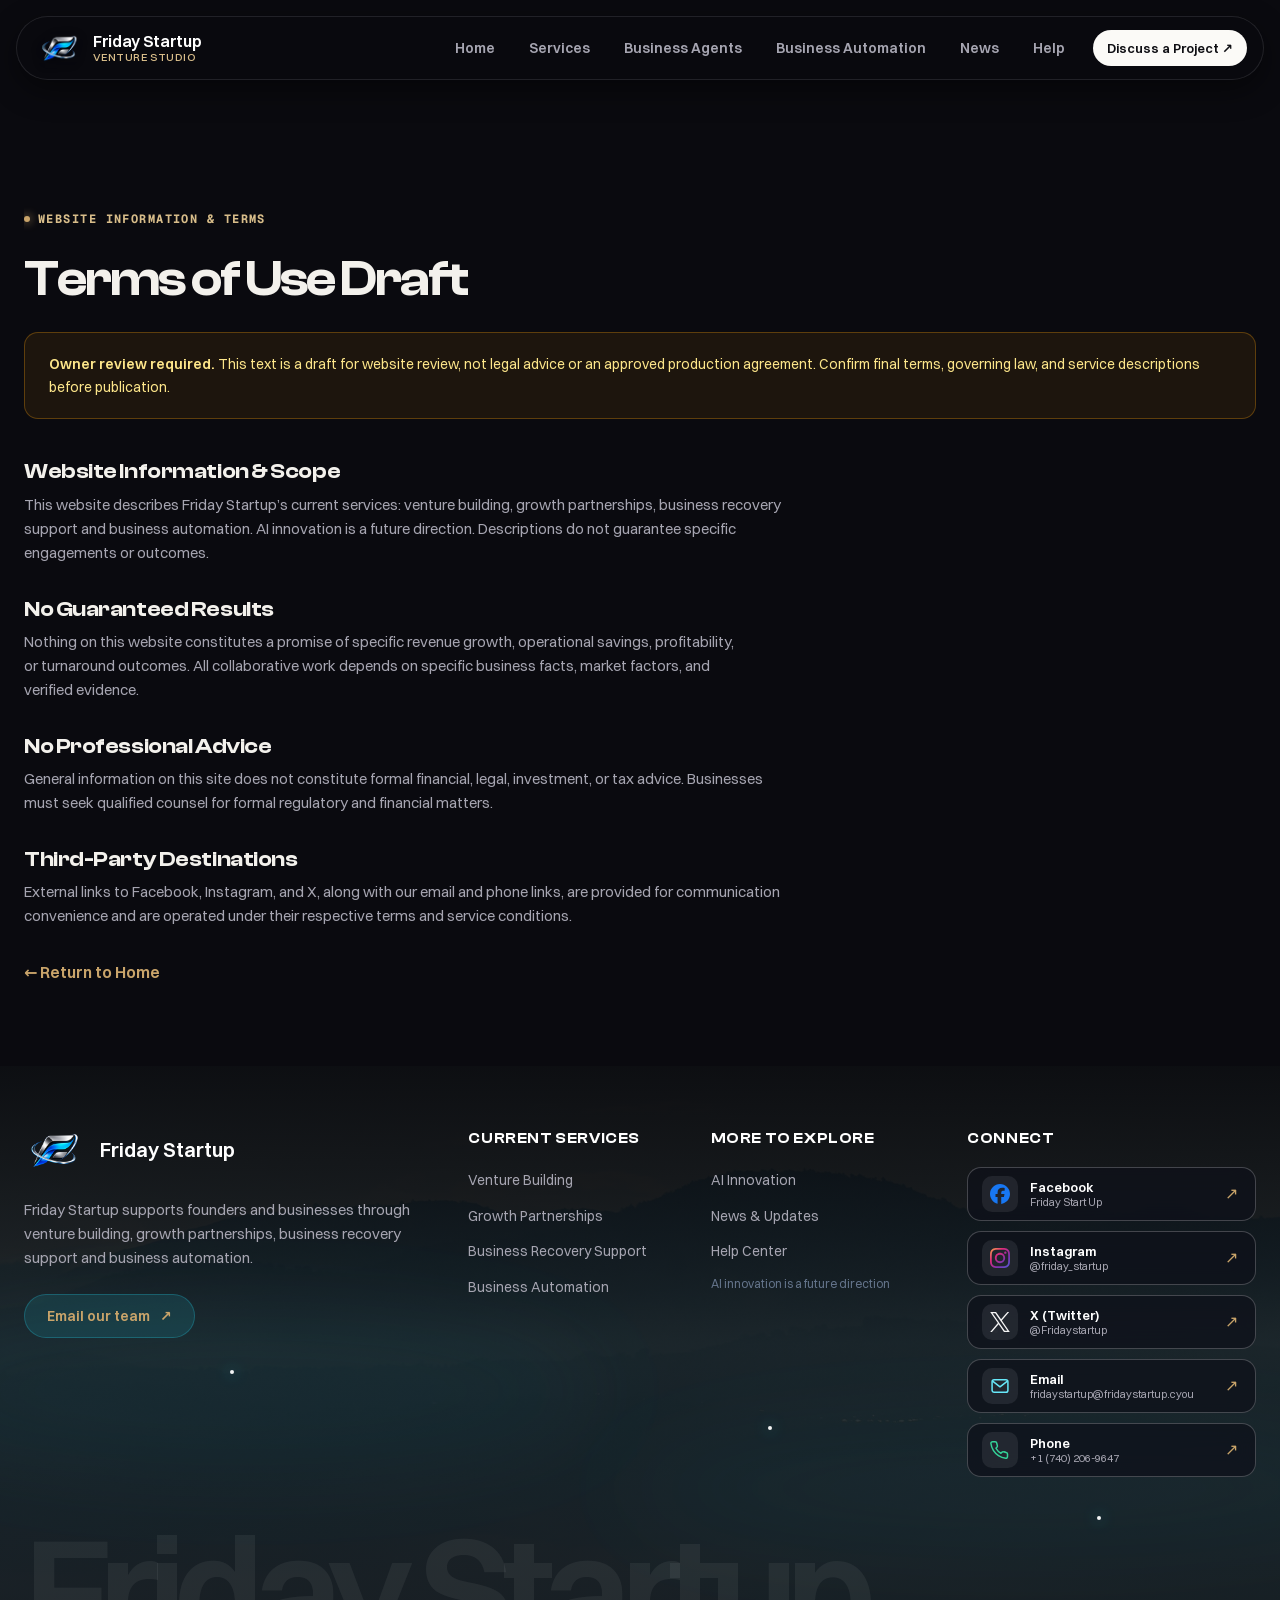
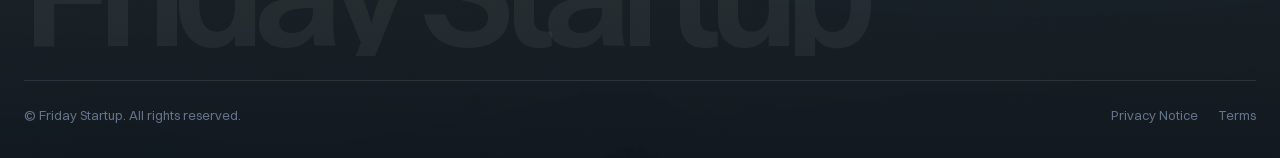
<file: terms.html>
<!doctype html>
<html lang="en">
<head>
  <meta charset="utf-8">
  <meta name="viewport" content="width=device-width, initial-scale=1">
  <meta name="description" content="Draft terms of website use for Friday Startup. Review usage rules, service boundaries, and disclaimers.">
  <meta name="robots" content="noindex,follow">
  <link rel="icon" type="image/png" sizes="512x512" href="/assets/friday-startup-favicon-512.png">
  <link rel="stylesheet" href="/assets/css/site.css">
  <link rel="stylesheet" href="/assets/css/premium.css">
  <link rel="stylesheet" href="/assets/css/theme.css">
  <title>Terms of Use | Friday Startup</title>
</head>
<body>
  <a class="skip-link" href="#main">Skip to main content</a>

  <!-- Header -->
  <header class="site-header" data-site-header>
    <a class="brand" href="/" aria-label="Friday Startup home">
      <img class="brand-mark" src="/assets/friday-startup-emblem-lossless.webp" width="48" height="32" alt="Friday Startup">
      <span class="brand-copy">
        <span class="brand-name">Friday Startup</span>
        <span class="brand-note">Venture Studio</span>
      </span>
    </a>
    
    <button class="menu-toggle" type="button" aria-label="Open navigation" aria-expanded="false" aria-controls="primary-nav">
      <span class="menu-lines" aria-hidden="true"></span>
    </button>
    
    <nav class="site-nav" id="primary-nav" aria-label="Primary navigation">
      <a href="/">Home</a>
      <a href="/#services">Services</a>
      <a href="/#agents">Business Agents</a>
      <a href="/business-automation/">Business Automation</a>
      <a href="/news.html">News</a>
      <a href="/help/">Help</a>
      <a class="nav-cta-btn" href="mailto:fridaystartup@fridaystartup.cyou">Discuss a Project ↗</a>
    </nav>
  </header>

  <main class="container legal-page" id="main">
    <p class="eyebrow">Website Information & Terms</p>
    <h1 class="text-gradient-accent">Terms of Use Draft</h1>
    <div class="notice" style="margin-top:24px;">
      <strong>Owner review required.</strong> This text is a draft for website review, not legal advice or an approved production agreement. Confirm final terms, governing law, and service descriptions before publication.
    </div>

    <div class="legal-copy narrow">
      <section>
        <h2>Website Information & Scope</h2>
        <p>This website describes Friday Startup’s current services: venture building, growth partnerships, business recovery support and business automation. AI innovation is a future direction. Descriptions do not guarantee specific engagements or outcomes.</p>
      </section>
      <section>
        <h2>No Guaranteed Results</h2>
        <p>Nothing on this website constitutes a promise of specific revenue growth, operational savings, profitability, or turnaround outcomes. All collaborative work depends on specific business facts, market factors, and verified evidence.</p>
      </section>
      <section>
        <h2>No Professional Advice</h2>
        <p>General information on this site does not constitute formal financial, legal, investment, or tax advice. Businesses must seek qualified counsel for formal regulatory and financial matters.</p>
      </section>
      <section>
        <h2>Third-Party Destinations</h2>
        <p>External links to Facebook, Instagram, and X, along with our email and phone links, are provided for communication convenience and are operated under their respective terms and service conditions.</p>
      </section>
    </div>
    <p style="margin-top:32px;"><a class="text-link" href="/">← Return to Home</a></p>
  </main>

  <!-- Signature Mountain Footer -->
  <footer class="footer footer--mountain" aria-label="Friday Startup footer">
    <div class="footer-landscape" aria-hidden="true">
      <div class="footer-landscape__photo"></div>
      <div class="footer-landscape__wash"></div>
      <span class="footer-landscape__mist footer-landscape__mist--one"></span>
      <span class="footer-landscape__mist footer-landscape__mist--two"></span>
      <span class="footer-landscape__spark footer-landscape__spark--one"></span>
      <span class="footer-landscape__spark footer-landscape__spark--two"></span>
      <span class="footer-landscape__spark footer-landscape__spark--three"></span>
      <span class="footer-landscape__spark footer-landscape__spark--four"></span>
    </div>

    <div class="container footer-landscape__content">
      <div class="footer-landscape__grid">
        <section class="footer-landscape__brand" aria-labelledby="footer-brand-title">
          <a class="footer-landscape__brand-link" href="/" aria-label="Friday Startup home">
            <img class="footer-landscape__logo" src="/assets/friday-startup-emblem-lossless.webp" width="60" height="40" alt="Friday Startup">
            <span id="footer-brand-title">Friday Startup</span>
          </a>
          <p class="footer-landscape__summary">
            Friday Startup supports founders and businesses through venture building, growth partnerships, business recovery support and business automation.
          </p>
          <a class="footer-landscape__email" href="mailto:fridaystartup@fridaystartup.cyou">
            <span>Email our team</span>
            <span aria-hidden="true">↗</span>
          </a>
        </section>

        <section class="footer-landscape__group" aria-labelledby="footer-current-title">
          <h2 id="footer-current-title">Current Services</h2>
          <ul>
            <li><a href="/venture-building/">Venture Building</a></li>
            <li><a href="/growth-partnerships/">Growth Partnerships</a></li>
            <li><a href="/business-recovery/">Business Recovery Support</a></li>
            <li><a href="/business-automation/">Business Automation</a></li>
          </ul>
        </section>

        <section class="footer-landscape__group" aria-labelledby="footer-future-title">
          <h2 id="footer-future-title">More to Explore</h2>
          <ul>
            <li><a href="/ai-innovation/">AI Innovation</a></li>
            <li><a href="/news.html">News & Updates</a></li>
            <li><a href="/help/">Help Center</a></li>
          </ul>
          <p class="footer-landscape__future-note">AI innovation is a future direction</p>
        </section>

        <nav class="footer-landscape__group footer-landscape__connect" aria-labelledby="footer-connect-title">
          <h2 id="footer-connect-title">Connect</h2>
          <ul class="footer-landscape__social-list">
            <li>
              <a class="footer-social-card" href="https://www.facebook.com/share/1BN3iJyHXs/" target="_blank" rel="noopener noreferrer" aria-label="Facebook, Friday Start Up">
                <span class="footer-social-card__icon"><img src="/assets/social-facebook.svg" width="20" height="20" alt="Facebook"></span>
                <span class="footer-social-card__copy"><strong>Facebook</strong><span>Friday Start Up</span></span>
                <span class="footer-social-card__arrow" aria-hidden="true">↗</span>
              </a>
            </li>
            <li>
              <a class="footer-social-card" href="https://instagram.com/friday_startup?obrf=MWU1YmhocDRiYWo2aw%3D%3D" target="_blank" rel="noopener noreferrer" aria-label="Instagram, @friday_startup">
                <span class="footer-social-card__icon"><img src="/assets/social-instagram.svg" width="20" height="20" alt="Instagram"></span>
                <span class="footer-social-card__copy"><strong>Instagram</strong><span>@friday_startup</span></span>
                <span class="footer-social-card__arrow" aria-hidden="true">↗</span>
              </a>
            </li>
            <li>
              <a class="footer-social-card" href="https://x.com/Fridaystartup" target="_blank" rel="noopener noreferrer" aria-label="X, @Fridaystartup">
                <span class="footer-social-card__icon"><img src="/assets/social-x.svg" width="20" height="20" alt="X"></span>
                <span class="footer-social-card__copy"><strong>X (Twitter)</strong><span>@Fridaystartup</span></span>
                <span class="footer-social-card__arrow" aria-hidden="true">↗</span>
              </a>
            </li>
            <li>
              <a class="footer-social-card" href="mailto:fridaystartup@fridaystartup.cyou" aria-label="Email, fridaystartup@fridaystartup.cyou">
                <span class="footer-social-card__icon"><img src="/assets/social-email.svg" width="20" height="20" alt=""></span>
                <span class="footer-social-card__copy"><strong>Email</strong><span>fridaystartup@<wbr>fridaystartup.cyou</span></span>
                <span class="footer-social-card__arrow" aria-hidden="true">↗</span>
              </a>
            </li>
            <li>
              <a class="footer-social-card" href="tel:+17402069647" aria-label="Phone, +1 (740) 206-9647">
                <span class="footer-social-card__icon"><img src="/assets/social-phone.svg" width="20" height="20" alt=""></span>
                <span class="footer-social-card__copy"><strong>Phone</strong><span>+1 (740) 206-9647</span></span>
                <span class="footer-social-card__arrow" aria-hidden="true">↗</span>
              </a>
            </li>
          </ul>
        </nav>
      </div>

      <div class="footer-landscape__wordmark-wrap" aria-hidden="true">
        <p class="footer-landscape__wordmark">Friday Startup</p>
      </div>

      <div class="footer-landscape__bottom">
        <span>© Friday Startup. All rights reserved.</span>
        <div class="footer-landscape__bottom-links">
          <a href="/privacy.html">Privacy Notice</a>
          <a href="/terms.html">Terms</a>
        </div>
      </div>
    </div>
  </footer>

  <script src="/assets/js/site.js" defer></script>
</body>
</html>
</file>
<file: assets/css/home.css>
/* Friday Startup homepage: "Next" design. Ivory + night, champagne accent, Boska serif italics.
   Clash Display (display), Switzer (text), Geist Mono (labels). */
@font-face { font-family: "Clash Display"; src: url(/assets/fonts/clash-display-500.woff2) format("woff2"); font-weight: 500; font-style: normal; font-display: swap; }
@font-face { font-family: "Clash Display"; src: url(/assets/fonts/clash-display-600.woff2) format("woff2"); font-weight: 600; font-style: normal; font-display: swap; }
@font-face { font-family: "Switzer"; src: url(/assets/fonts/switzer-400.woff2) format("woff2"); font-weight: 400; font-style: normal; font-display: swap; }
@font-face { font-family: "Switzer"; src: url(/assets/fonts/switzer-500.woff2) format("woff2"); font-weight: 500; font-style: normal; font-display: swap; }
@font-face { font-family: "Switzer"; src: url(/assets/fonts/switzer-600.woff2) format("woff2"); font-weight: 600; font-style: normal; font-display: swap; }
@font-face { font-family: "Boska"; src: url(/assets/fonts/boska-400i.woff2) format("woff2"); font-weight: 400; font-style: italic; font-display: swap; }
@font-face { font-family: "Boska"; src: url(/assets/fonts/boska-500i.woff2) format("woff2"); font-weight: 500; font-style: italic; font-display: swap; }
:root {
  --night: #0a0a0f;
  --night-2: #111118;
  --night-3: #191922;
  --paper: #f3f1ec;
  --paper-2: #e9e6df;
  --white: #fbfaf7;
  --ink: #0e0e13;
  --ink-2: #2a2a33;
  --mute-d: #5f5e69;
  --mute-l: #a6a5b1;
  --line-d: rgba(14, 14, 19, 0.1);
  --line-l: rgba(255, 255, 255, 0.1);
  --cobalt: #8a6a3d;
  --violet: #c9a46a;
  --coral: #ff6f61;
  --amber: #ffb547;
  --prism: linear-gradient(120deg, #f4ead6 0%, #d8bd8a 45%, #a8854f 100%);
  --gold: #c9a46a;
  --gold-d: #8a6a3d;
  --serif: "Boska", "Iowan Old Style", Georgia, serif;
  --r: 22px;
  --ease: cubic-bezier(0.22, 1, 0.36, 1);
  --display: "Clash Display", "Switzer", ui-sans-serif, system-ui, sans-serif;
  --text: "Switzer", ui-sans-serif, system-ui, -apple-system, "Segoe UI", sans-serif;
  --mono: "Geist Mono", ui-monospace, Menlo, monospace;
  --wrap: 1240px;
  --pad: clamp(20px, 4vw, 48px);
}
*, *::before, *::after { box-sizing: border-box; }
html { -webkit-text-size-adjust: 100%; scroll-behavior: smooth; scroll-padding-top: 90px; }
body { margin: 0; font-family: var(--text); font-size: 17px; line-height: 1.55; color: var(--ink); background: var(--paper); -webkit-font-smoothing: antialiased; text-rendering: optimizeLegibility; overflow-x: hidden; }
img, svg, canvas { display: block; max-width: 100%; }
a { color: inherit; }
button, input, textarea { font: inherit; color: inherit; }
button { cursor: pointer; }
h1, h2, h3 { margin: 0; font-family: var(--display); font-weight: 500; letter-spacing: -0.025em; line-height: 1.02; text-wrap: balance; }
p { margin: 0; text-wrap: pretty; }
ul, ol { margin: 0; padding: 0; list-style: none; }
::selection { background: #e9d9bb; color: var(--ink); }
:focus-visible { outline: 2px solid var(--cobalt); outline-offset: 3px; border-radius: 6px; }
.sr { position: absolute; width: 1px; height: 1px; overflow: hidden; clip: rect(0 0 0 0); white-space: nowrap; }
.skip { position: fixed; left: 16px; top: -60px; z-index: 100; padding: 10px 16px; border-radius: 10px; background: #fff; color: var(--ink); transition: top 200ms; }
.skip:focus { top: 16px; }
.wrap { width: min(100% - var(--pad) * 2, var(--wrap)); margin-inline: auto; }
.kicker { display: inline-flex; align-items: center; gap: 10px; font-family: var(--mono); font-size: 12.5px; letter-spacing: 0.12em; text-transform: uppercase; color: var(--mute-d); }
.kicker::before { content: ""; width: 18px; height: 1.5px; background: var(--prism); }
.hero .kicker::before { display: none; }
.prism { --g1: #e9d9bb; --g2: #b8955f; font-family: var(--serif); font-style: italic; font-weight: 400; letter-spacing: -0.01em; background: linear-gradient(100deg, var(--g2) 0%, var(--g1) 30%, #fff7e6 50%, var(--g1) 70%, var(--g2) 100%); background-size: 250% 100%; -webkit-background-clip: text; background-clip: text; color: transparent; animation: prism 9s ease-in-out infinite alternate; padding: 0 0.06em 0.04em 0; }
.vision .prism, .services .prism, .search .prism, .how .prism, .news .prism, .faq .prism { --g1: #8a6a3d; --g2: #4f3d24; background-image: linear-gradient(100deg, #4f3d24 0%, #8a6a3d 35%, #b08a52 50%, #8a6a3d 65%, #4f3d24 100%); }
@keyframes prism { to { background-position: 100% 0; } }

/* Buttons */
.btn { display: inline-flex; align-items: center; justify-content: center; gap: 10px; min-height: 52px; padding: 0 26px; border-radius: 999px; border: 1px solid transparent; font-weight: 600; font-size: 16px; text-decoration: none; transition: transform 400ms var(--ease), background 300ms, border-color 300ms, color 300ms, box-shadow 400ms var(--ease); }
.btn i { font-style: normal; transition: transform 400ms var(--ease); }
.btn:hover i { transform: translateX(4px); }
.btn:hover { transform: translateY(-2px); }
.btn--light { background: var(--white); color: var(--ink); }
.btn--light:hover { box-shadow: 0 14px 40px -12px rgba(201, 164, 106, 0.6); }
.btn--line { border-color: rgba(255, 255, 255, 0.24); color: #fff; }
.btn--line:hover { border-color: rgba(255, 255, 255, 0.6); background: rgba(255, 255, 255, 0.06); }
.btn--ink { background: var(--ink); color: #fff; }
.btn--prism { position: relative; background: var(--white); color: var(--ink); width: 100%; overflow: hidden; isolation: isolate; }
.btn--prism::before { content: ""; position: absolute; inset: 0; background: var(--prism); z-index: -1; opacity: 0; transition: opacity 400ms; }
.btn--prism:hover { color: var(--ink); }
.btn--prism:hover::before { opacity: 1; }

/* Header */
.top { position: fixed; inset: 14px 0 auto; z-index: 50; pointer-events: none; transition: transform 500ms var(--ease); }
.top.is-hidden { transform: translateY(-120%); }
.top__in { position: relative; pointer-events: auto; width: min(100% - 28px, 1280px); margin-inline: auto; display: flex; align-items: center; gap: 18px; height: 62px; padding: 0 8px 0 18px; border-radius: 999px; color: #fff; background: rgba(16, 16, 22, 0.5); border: 1px solid rgba(255, 255, 255, 0.08); backdrop-filter: blur(18px) saturate(1.4); -webkit-backdrop-filter: blur(18px) saturate(1.4); transition: background 400ms, color 400ms, border-color 400ms, box-shadow 400ms; }
.top.is-light .top__in { color: var(--ink); background: rgba(251, 250, 247, 0.78); border-color: var(--line-d); box-shadow: 0 10px 30px -18px rgba(14, 14, 19, 0.35); }
.brand { display: inline-flex; align-items: center; gap: 10px; text-decoration: none; font-family: var(--display); font-weight: 600; font-size: 18px; letter-spacing: -0.01em; white-space: nowrap; }
.brand img { width: 32px; height: 32px; object-fit: contain; }
.top__nav { display: flex; gap: 2px; margin-left: auto; }
.top__nav a { padding: 9px 14px; border-radius: 999px; text-decoration: none; font-size: 15px; font-weight: 500; opacity: 0.78; transition: opacity 250ms, background 250ms; }
.top__nav a:hover, .top__nav a.is-current { opacity: 1; background: rgba(127, 127, 140, 0.16); }
.top__navcta { display: none; }
.top__cta { display: inline-flex; align-items: center; gap: 8px; height: 46px; padding: 0 20px; border-radius: 999px; background: var(--white); color: var(--ink); text-decoration: none; font-weight: 600; font-size: 15px; transition: background 300ms, color 300ms; }
.top__cta i { font-style: normal; transition: transform 400ms var(--ease); }
.top__cta:hover i { transform: translateX(3px); }
.top.is-light .top__cta { background: var(--ink); color: #fff; }
.top__menu { display: none; width: 46px; height: 46px; border-radius: 50%; border: 1px solid currentColor; border-color: rgba(127, 127, 140, 0.35); background: transparent; position: relative; }
.top__menu span { position: absolute; left: 14px; right: 14px; height: 1.6px; background: currentColor; transition: transform 400ms var(--ease); }
.top__menu span:first-child { top: 19px; } .top__menu span:last-child { top: 26px; }
.top.is-open .top__menu span:first-child { transform: translateY(3.5px) rotate(45deg); }
.top.is-open .top__menu span:last-child { transform: translateY(-3.5px) rotate(-45deg); }

/* Hero */
.hero { position: relative; min-height: max(100svh, 720px); display: flex; align-items: center; background: radial-gradient(120% 90% at 70% 40%, #15152a 0%, var(--night) 60%); color: #fff; overflow: hidden; isolation: isolate; }
.hero__orb { position: absolute; z-index: -1; right: -6vw; top: 50%; width: min(78vw, 980px); height: min(78vw, 980px); transform: translateY(-50%); }
.hero__halo { position: absolute; z-index: -2; right: 6vw; top: 50%; width: 44vw; height: 44vw; transform: translateY(-50%); border-radius: 50%; background: radial-gradient(circle, rgba(201, 164, 106, 0.32), rgba(120, 108, 150, 0.12) 45%, transparent 70%); filter: blur(30px); animation: breathe 7s ease-in-out infinite; }
@keyframes breathe { 50% { transform: translateY(-50%) scale(1.08); opacity: 0.8; } }
.hero__orbit { position: absolute; inset: 0; z-index: -1; pointer-events: none; }
.hero__orbit span { position: absolute; left: 0; top: 0; padding: 7px 13px; border-radius: 999px; font-family: var(--mono); font-size: 12px; letter-spacing: 0.04em; white-space: nowrap; color: rgba(255, 255, 255, 0.86); background: rgba(20, 20, 30, 0.55); border: 1px solid rgba(255, 255, 255, 0.12); backdrop-filter: blur(8px); -webkit-backdrop-filter: blur(8px); opacity: 0; will-change: transform, opacity; }
.hero__orbit span::before { content: ""; display: inline-block; width: 6px; height: 6px; margin-right: 8px; border-radius: 50%; background: var(--prism); vertical-align: 1px; }
.hero__in { position: relative; padding: 130px 0 110px; }
.hero__k { color: rgba(255, 255, 255, 0.72); }
.pulse { width: 8px; height: 8px; border-radius: 50%; background: #e3cf9f; box-shadow: 0 0 0 0 rgba(227, 207, 159, 0.6); animation: pulse 2s infinite; }
@keyframes pulse { 70% { box-shadow: 0 0 0 10px rgba(227, 207, 159, 0); } 100% { box-shadow: 0 0 0 0 rgba(227, 207, 159, 0); } }
.hero__title { margin-top: 26px; font-size: clamp(52px, 8.6vw, 128px); line-height: 0.96; letter-spacing: -0.035em; max-width: 11ch; }
.ln { display: block; overflow: hidden; padding-bottom: 0.06em; margin-bottom: -0.06em; }
.ln > span { display: inline-block; }
.js .ln > span { transform: translateY(105%); transition: transform 1200ms var(--ease); }
.js .hero.is-ready .ln > span { transform: none; }
.js .hero.is-ready .ln:nth-child(2) > span { transition-delay: 110ms; }
.js .hero.is-ready .ln:nth-child(3) > span { transition-delay: 220ms; }
.hero__lede { margin-top: 30px; max-width: 520px; font-size: clamp(17px, 1.4vw, 19px); color: rgba(255, 255, 255, 0.72); }
.hero__cta { display: flex; flex-wrap: wrap; gap: 12px; margin-top: 38px; }
.js .hero__k, .js .hero__lede, .js .hero__cta { opacity: 0; transform: translateY(18px); transition: opacity 1000ms var(--ease), transform 1000ms var(--ease); }
.js .hero.is-ready .hero__k { opacity: 1; transform: none; }
.js .hero.is-ready .hero__lede { opacity: 1; transform: none; transition-delay: 450ms; }
.js .hero.is-ready .hero__cta { opacity: 1; transform: none; transition-delay: 600ms; }
.hero__scroll { position: absolute; left: 50%; bottom: 28px; width: 26px; height: 42px; margin-left: -13px; border: 1.5px solid rgba(255, 255, 255, 0.3); border-radius: 20px; }
.hero__scroll span { position: absolute; left: 50%; top: 8px; width: 3px; height: 8px; margin-left: -1.5px; border-radius: 2px; background: #fff; animation: wheel 1.8s var(--ease) infinite; }
@keyframes wheel { 60% { transform: translateY(12px); opacity: 0; } 100% { opacity: 0; } }

/* Marquee */
.marq { background: var(--night); color: #fff; border-top: 1px solid var(--line-l); overflow: hidden; padding: 22px 0; }
.marq__track { display: flex; width: max-content; animation: marq 70s linear infinite; }
.marq:hover .marq__track { animation-play-state: paused; }
.marq__row { display: flex; gap: 44px; padding-right: 44px; }
.marq__row span { display: inline-flex; align-items: center; gap: 12px; font-family: var(--display); font-size: 22px; font-weight: 500; white-space: nowrap; color: rgba(255, 255, 255, 0.82); }
.ico { width: 24px; height: 24px; }
.ico--sm { width: 20px; height: 20px; color: var(--violet); }
@keyframes marq { to { transform: translateX(-50%); } }

/* Section heads */
section { position: relative; }
.head { display: grid; gap: 18px; max-width: 760px; }
.head h2 { font-size: clamp(38px, 5.4vw, 76px); }
.head__lede { font-size: 18px; color: var(--mute-d); max-width: 560px; }
.head__lede a { color: inherit; }
.head--dark .kicker, .head--dark .head__lede { color: var(--mute-l); }
.head--split { max-width: none; grid-template-columns: 1.2fr 1fr; align-items: end; gap: 40px; }
.head--split > .btn { justify-self: end; }
.head--center { margin-inline: auto; text-align: center; justify-items: center; }

/* Reveal */
.js .reveal { opacity: 0; transform: translateY(32px); transition: opacity 900ms var(--ease), transform 900ms var(--ease); transition-delay: calc(var(--i, 0) * 70ms); }
.js .reveal.is-in { opacity: 1; transform: none; }

/* Vision */
.vision { padding: clamp(100px, 13vw, 180px) 0 clamp(90px, 11vw, 150px); background: var(--paper); }
.manifesto { margin-top: 28px; font-family: var(--display); font-weight: 500; font-size: clamp(30px, 4.4vw, 62px); line-height: 1.12; letter-spacing: -0.025em; max-width: 22ch; }
.manifesto .w { transition: color 500ms, opacity 500ms; }
.js .manifesto .w { opacity: 0.16; }
.js .manifesto .w.is-on { opacity: 1; }
.manifesto .w--hl { font-family: var(--serif); font-style: italic; font-weight: 400; letter-spacing: -0.01em; }
.manifesto .w--hl.is-on { color: var(--gold-d); }
.tenets { display: grid; grid-template-columns: repeat(3, 1fr); gap: 18px; margin-top: clamp(60px, 8vw, 110px); }
.tenet { padding: 30px 28px 34px; border-radius: var(--r); background: var(--white); border: 1px solid var(--line-d); }
.tenet__n { font-family: var(--mono); font-size: 13px; color: var(--mute-d); }
.tenet h3 { margin-top: 46px; font-size: 26px; }
.tenet p { margin-top: 12px; color: var(--mute-d); font-size: 16px; }

/* Assistants */
.agents { padding: clamp(100px, 12vw, 160px) 0; background: var(--night); color: #fff; overflow: hidden; }
.agents::before { content: ""; position: absolute; left: -10%; top: 20%; width: 60vw; height: 60vw; border-radius: 50%; background: radial-gradient(circle, rgba(120, 108, 150, 0.18), transparent 65%); pointer-events: none; }
.sim { position: relative; display: grid; grid-template-columns: 340px 1fr; gap: 28px; margin-top: 60px; }
.sim__tabs { display: grid; gap: 8px; align-content: start; }
.atab { position: relative; display: grid; grid-template-columns: 44px 1fr; align-items: center; gap: 14px; padding: 14px 16px; border-radius: 18px; border: 1px solid transparent; background: transparent; text-align: left; color: rgba(255, 255, 255, 0.66); overflow: hidden; transition: background 300ms, color 300ms, border-color 300ms; }
.atab:hover { color: #fff; background: rgba(255, 255, 255, 0.04); }
.atab[aria-selected="true"] { color: #fff; background: var(--night-3); border-color: var(--line-l); }
.atab__ico { display: grid; place-items: center; width: 44px; height: 44px; border-radius: 14px; background: rgba(255, 255, 255, 0.06); }
.atab[aria-selected="true"] .atab__ico { background: var(--prism); color: var(--ink); }
.atab__ico .ico { width: 22px; height: 22px; }
.atab__txt b { display: block; font-family: var(--display); font-weight: 500; font-size: 19px; }
.atab__txt small { display: block; font-size: 14px; opacity: 0.7; }
.atab__bar { position: absolute; left: 16px; right: 16px; bottom: 0; height: 2px; background: rgba(255, 255, 255, 0.06); opacity: 0; }
.atab[aria-selected="true"] .atab__bar { opacity: 1; }
.atab__bar i { display: block; height: 100%; width: 0; background: var(--prism); }
.atab.is-playing .atab__bar i { animation: tabbar var(--dur, 9s) linear forwards; }
@keyframes tabbar { to { width: 100%; } }
.sim__stage { display: grid; grid-template-columns: minmax(0, 420px) 1fr; gap: 36px; align-items: center; }
.device { position: relative; height: 560px; border-radius: 40px; padding: 14px; background: linear-gradient(160deg, #24242e, #101016); border: 1px solid rgba(255, 255, 255, 0.12); box-shadow: 0 50px 100px -40px rgba(120, 108, 150, 0.5), inset 0 1px 0 rgba(255, 255, 255, 0.1); display: flex; flex-direction: column; }
.device__bar { display: flex; align-items: center; gap: 12px; padding: 14px 14px 16px; border-bottom: 1px solid var(--line-l); }
.device__av { display: grid; place-items: center; width: 40px; height: 40px; border-radius: 50%; background: var(--prism); font-family: var(--display); font-weight: 600; }
.device__who b { display: block; font-size: 16px; font-weight: 600; }
.device__who small { display: block; font-size: 13px; color: #e3cf9f; }
.device__live { margin-left: auto; font-family: var(--mono); font-size: 11px; letter-spacing: 0.08em; text-transform: uppercase; padding: 5px 10px; border-radius: 999px; border: 1px solid var(--line-l); color: var(--mute-l); }
.device__feed { flex: 1; display: flex; flex-direction: column; justify-content: flex-end; gap: 10px; padding: 18px 8px 10px; overflow: hidden; }
.msg { max-width: 82%; padding: 11px 15px; border-radius: 18px; font-size: 15px; line-height: 1.45; opacity: 0; transform: translateY(12px) scale(0.98); transition: opacity 500ms var(--ease), transform 500ms var(--ease); }
.msg.is-in { opacity: 1; transform: none; }
.msg--in { align-self: flex-start; background: rgba(255, 255, 255, 0.08); border-bottom-left-radius: 6px; }
.msg--out { align-self: flex-end; background: #ece2cf; color: #16130e; border-bottom-right-radius: 6px; }
.msg--wa.msg--out { background: #23493c; }
.msg--sys { align-self: center; max-width: 100%; font-family: var(--mono); font-size: 12px; color: var(--mute-l); background: none; padding: 4px; }
.msg--typing { display: flex; gap: 5px; padding: 15px; }
.msg--typing i { width: 7px; height: 7px; border-radius: 50%; background: rgba(255, 255, 255, 0.6); animation: dots 1s infinite; }
.msg--typing i:nth-child(2) { animation-delay: 0.15s; } .msg--typing i:nth-child(3) { animation-delay: 0.3s; }
@keyframes dots { 50% { transform: translateY(-4px); opacity: 0.4; } }
.msg--card { align-self: flex-end; width: 82%; background: var(--white); color: var(--ink); border-bottom-right-radius: 6px; }
.msg--card small { display: block; font-family: var(--mono); font-size: 11px; letter-spacing: 0.06em; text-transform: uppercase; color: var(--mute-d); }
.msg--card b { display: block; margin-top: 4px; font-size: 16px; }
.slots { display: flex; flex-wrap: wrap; gap: 6px; margin-top: 10px; }
.slots span { padding: 5px 10px; border-radius: 8px; border: 1px solid var(--line-d); font-size: 13px; }
.slots span.is-pick { background: var(--ink); color: #fff; border-color: var(--ink); }
.stars { color: var(--amber); letter-spacing: 2px; font-size: 18px; }
.wave { display: flex; align-items: center; gap: 3px; height: 26px; margin-top: 8px; }
.wave i { flex: 1; border-radius: 2px; background: var(--prism); height: 30%; animation: wave 1.1s ease-in-out infinite; }
.wave i:nth-child(2n) { animation-delay: 0.2s; } .wave i:nth-child(3n) { animation-delay: 0.4s; }
@keyframes wave { 50% { height: 100%; } }
.sim__note { display: grid; gap: 28px; }
.sim__note > p { font-family: var(--display); font-size: clamp(22px, 2vw, 28px); font-weight: 500; line-height: 1.2; letter-spacing: -0.015em; transition: opacity 300ms; }
.sim__note > p.is-swap { opacity: 0; }
.custom { display: grid; grid-template-columns: 46px 1fr auto; align-items: center; gap: 16px; padding: 18px 20px; border-radius: 20px; border: 1px solid var(--line-l); background: rgba(255, 255, 255, 0.03); text-decoration: none; transition: border-color 300ms, background 300ms; }
.custom:hover { border-color: rgba(201, 164, 106, 0.6); background: rgba(201, 164, 106, 0.08); }
.custom__ico { width: 46px; height: 46px; border-radius: 14px; background: conic-gradient(from 0deg, #f4ead6, #c9a46a, #5e4a2e, #e9d9bb, #f4ead6); animation: spin 8s linear infinite; mask: radial-gradient(circle, transparent 9px, #000 10px); -webkit-mask: radial-gradient(circle, transparent 9px, #000 10px); }
@keyframes spin { to { transform: rotate(360deg); } }
.custom b { display: block; font-size: 17px; }
.custom small { display: block; color: var(--mute-l); font-size: 14.5px; }
.custom i { font-style: normal; font-size: 20px; }

/* Services */
.services { padding: clamp(100px, 12vw, 160px) 0; background: var(--paper); }
.filters { display: flex; flex-wrap: wrap; gap: 8px; margin-top: 48px; }
.chip { display: inline-flex; align-items: center; gap: 8px; height: 42px; padding: 0 16px; border-radius: 999px; border: 1px solid var(--line-d); background: transparent; font-size: 15px; font-weight: 500; transition: background 300ms, color 300ms, border-color 300ms; }
.chip span { font-family: var(--mono); font-size: 12px; opacity: 0.6; }
.chip:hover { border-color: var(--ink); }
.chip.is-on { background: var(--ink); color: #f4ead6; border-color: var(--ink); }
.grid { display: grid; grid-template-columns: repeat(auto-fill, minmax(270px, 1fr)); gap: 14px; margin-top: 26px; }
.svc { position: relative; display: flex; flex-direction: column; min-height: 268px; padding: 22px 22px 18px; border-radius: var(--r); background: var(--white); border: 1px solid var(--line-d); overflow: hidden; isolation: isolate; transition: transform 500ms var(--ease), box-shadow 500ms var(--ease), border-color 300ms; }
.svc::before { content: ""; position: absolute; inset: 0; z-index: -1; background: radial-gradient(260px circle at var(--mx, 50%) var(--my, 0%), rgba(201, 164, 106, 0.14), transparent 60%); opacity: 0; transition: opacity 400ms; }
.svc:hover { transform: translateY(-4px); box-shadow: 0 24px 50px -30px rgba(14, 14, 19, 0.35); }
.svc:hover::before { opacity: 1; }
.svc.is-hide { display: none; }
.svc.is-picked { border-color: var(--ink); }
.svc__top { display: flex; justify-content: space-between; align-items: flex-start; }
.svc__ico { display: grid; place-items: center; width: 50px; height: 50px; border-radius: 15px; background: var(--paper); color: var(--ink); transition: background 400ms, color 400ms; }
.svc:hover .svc__ico, .svc.is-picked .svc__ico { background: var(--ink); color: #fff; }
.svc__num { font-family: var(--mono); font-size: 12.5px; color: var(--mute-d); }
.svc__cat { margin-top: 30px; font-family: var(--mono); font-size: 11.5px; letter-spacing: 0.08em; text-transform: uppercase; color: var(--mute-d); }
.svc__name { margin-top: 8px; font-size: 23px; line-height: 1.1; }
.svc__desc { margin-top: 8px; color: var(--mute-d); font-size: 15.5px; }
.svc__add { margin-top: auto; align-self: flex-start; display: inline-flex; align-items: center; gap: 10px; margin-top: 22px; padding: 8px 14px 8px 8px; border-radius: 999px; border: 1px solid var(--line-d); background: transparent; font-size: 14px; font-weight: 600; transition: background 300ms, color 300ms, border-color 300ms; }
.svc__add:hover { border-color: var(--ink); }
.svc__plus { position: relative; width: 24px; height: 24px; border-radius: 50%; background: var(--paper); transition: background 300ms, transform 400ms var(--ease); }
.svc__plus::before, .svc__plus::after { content: ""; position: absolute; left: 50%; top: 50%; width: 10px; height: 1.6px; margin: -0.8px 0 0 -5px; background: currentColor; transition: transform 400ms var(--ease); }
.svc__plus::after { transform: rotate(90deg); }
.svc__add[aria-pressed="true"] { background: var(--ink); color: #fff; border-color: var(--ink); }
.svc__add[aria-pressed="true"] .svc__plus { background: var(--prism); }
.svc__add[aria-pressed="true"] .svc__plus::before { width: 5px; transform: translate(-1px, 2px) rotate(45deg); }
.svc__add[aria-pressed="true"] .svc__plus::after { width: 9px; transform: translate(2.5px, 0) rotate(-50deg); }

/* Search */
.search { padding: clamp(100px, 12vw, 160px) 0; background: var(--paper-2); }
.search__in { display: grid; grid-template-columns: 1fr 1.05fr; gap: clamp(40px, 6vw, 90px); align-items: center; }
.search__copy { display: grid; gap: 18px; }
.search__copy h2 { font-size: clamp(38px, 5vw, 68px); }
.modes { display: grid; gap: 8px; margin-top: 16px; }
.mode { position: relative; display: grid; grid-template-columns: 64px 1fr; align-items: center; padding: 16px 20px; border-radius: 18px; border: 1px solid var(--line-d); background: transparent; text-align: left; overflow: hidden; transition: background 300ms, border-color 300ms; }
.mode b { font-family: var(--display); font-size: 22px; font-weight: 600; }
.mode span { color: var(--mute-d); }
.mode[aria-selected="true"] { background: var(--white); border-color: var(--ink); }
.mode::after { content: ""; position: absolute; left: 0; bottom: 0; height: 2px; width: 0; background: var(--prism); }
.mode.is-playing::after { animation: tabbar 6s linear forwards; }
.screen { position: relative; min-height: 500px; padding: 22px; border-radius: 28px; background: var(--white); border: 1px solid var(--line-d); box-shadow: 0 40px 80px -50px rgba(14, 14, 19, 0.45); overflow: hidden; }
.screen__q { display: flex; align-items: center; gap: 12px; height: 54px; padding: 0 20px; border-radius: 999px; background: var(--paper); font-size: 16px; }
.screen__dot { width: 18px; height: 18px; border-radius: 50%; background: var(--prism); flex: none; }
.screen__q span[data-q]::after { content: ""; display: inline-block; width: 1.5px; height: 1.1em; margin-left: 2px; vertical-align: -3px; background: var(--ink); animation: blink 1s steps(2) infinite; }
@keyframes blink { 50% { opacity: 0; } }
.pane { position: absolute; left: 22px; right: 22px; top: 98px; display: grid; gap: 12px; opacity: 0; transform: translateY(14px); transition: opacity 600ms var(--ease), transform 600ms var(--ease); pointer-events: none; }
.screen[data-show="seo"] .pane--seo, .screen[data-show="aeo"] .pane--aeo, .screen[data-show="geo"] .pane--geo { opacity: 1; transform: none; pointer-events: auto; }
.res { padding: 14px 18px; border-radius: 16px; border: 1px solid var(--line-d); }
.res small { color: var(--mute-d); font-size: 13px; }
.res b { display: block; margin-top: 2px; font-size: 17px; color: var(--ink); }
.res p { font-size: 14.5px; color: var(--mute-d); }
.res--you { border-color: transparent; background: linear-gradient(var(--white), var(--white)) padding-box, var(--prism) border-box; border: 1.5px solid transparent; }
.res:not(.res--you) { opacity: 0.55; }
.answer { padding: 20px; border-radius: 18px; background: var(--paper); }
.answer small, .answer__src { font-family: var(--mono); font-size: 11.5px; letter-spacing: 0.06em; text-transform: uppercase; color: var(--mute-d); }
.answer p { margin: 8px 0 12px; font-size: 18px; line-height: 1.45; }
.voice { display: flex; justify-content: center; align-items: center; gap: 6px; height: 90px; }
.voice i { width: 8px; height: 30%; border-radius: 6px; background: var(--prism); animation: wave 1.2s ease-in-out infinite; }
.voice i:nth-child(2n) { animation-delay: 0.15s; } .voice i:nth-child(3n) { animation-delay: 0.35s; }
.chat { padding: 14px 18px; border-radius: 18px; font-size: 16px; max-width: 86%; }
.chat--u { justify-self: end; background: var(--ink); color: #fff; border-bottom-right-radius: 6px; }
.chat--ai { display: grid; grid-template-columns: 26px 1fr; gap: 6px 12px; background: var(--paper); border-bottom-left-radius: 6px; }
.chat--ai .answer__src { grid-column: 2; }
.chat__spark { width: 24px; height: 24px; border-radius: 8px; background: var(--prism); }
.screen__foot { position: absolute; right: 22px; bottom: 18px; font-family: var(--mono); font-size: 11.5px; color: var(--mute-d); }

/* How */
.how { padding: clamp(100px, 12vw, 160px) 0; background: var(--paper); }
.steps { position: relative; display: grid; grid-template-columns: repeat(4, 1fr); gap: 18px; margin-top: 70px; }
.steps__line { position: absolute; left: 0; right: 0; top: 27px; height: 1.5px; background: var(--line-d); }
.steps__line i { display: block; height: 100%; width: calc(var(--p, 0) * 100%); background: var(--prism); }
.stepc { position: relative; }
.stepc__n { position: relative; display: grid; place-items: center; width: 56px; height: 56px; border-radius: 50%; background: var(--white); border: 1.5px solid var(--line-d); font-family: var(--display); font-weight: 600; font-size: 20px; transition: background 500ms, color 500ms, border-color 500ms; }
.stepc.is-on .stepc__n { background: var(--ink); color: #fff; border-color: var(--ink); }
.stepc h3 { margin-top: 30px; font-size: 28px; }
.stepc p { margin-top: 10px; color: var(--mute-d); max-width: 30ch; }

/* Lab */
.lab { padding: clamp(110px, 13vw, 180px) 0; background: var(--night); color: #fff; overflow: hidden; isolation: isolate; }
.lab__aura { position: absolute; z-index: -1; left: 50%; top: 0; width: 1100px; height: 700px; transform: translateX(-50%); background: conic-gradient(from 180deg at 50% 50%, rgba(120, 108, 150, 0.35), rgba(201, 164, 106, 0.3), rgba(233, 217, 187, 0.25), rgba(160, 120, 70, 0.2), rgba(120, 108, 150, 0.35)); filter: blur(120px); opacity: 0.55; border-radius: 50%; animation: spin 30s linear infinite; }
.labs { display: grid; grid-template-columns: repeat(3, 1fr); gap: 18px; margin-top: 70px; perspective: 1200px; }
.labc { position: relative; padding: 18px 18px 30px; border-radius: 26px; background: rgba(255, 255, 255, 0.04); border: 1px solid var(--line-l); backdrop-filter: blur(10px); -webkit-backdrop-filter: blur(10px); transform-style: preserve-3d; transition: transform 500ms var(--ease), border-color 300ms; }
.labc:hover { border-color: rgba(255, 255, 255, 0.24); }
.labc__art { position: relative; height: 200px; border-radius: 18px; background: rgba(0, 0, 0, 0.3); overflow: hidden; }
.labc__art--a i { position: absolute; top: 50%; left: 50%; width: 46px; height: 46px; margin: -23px; border-radius: 50%; background: var(--prism); }
.labc__art--a i:nth-child(1) { animation: orbitA 6s linear infinite; }
.labc__art--a i:nth-child(2) { width: 20px; height: 20px; margin: -10px; opacity: 0.8; animation: orbitA 6s linear infinite -2s; }
.labc__art--a i:nth-child(3) { width: 14px; height: 14px; margin: -7px; opacity: 0.6; animation: orbitA 6s linear infinite -4s; }
@keyframes orbitA { from { transform: rotate(0deg) translateX(70px) rotate(0deg); } to { transform: rotate(360deg) translateX(70px) rotate(-360deg); } }
.labc__art--a::before { content: ""; position: absolute; left: 50%; top: 50%; width: 140px; height: 140px; margin: -70px; border-radius: 50%; border: 1px dashed rgba(255, 255, 255, 0.2); }
.labc__art--b { display: grid; place-items: center; }
.labc__art--b i { width: 120px; height: 120px; border-radius: 30px; background: conic-gradient(from 0deg, #f4ead6, #c9a46a, #5e4a2e, #e9d9bb, #f4ead6); animation: morph 7s ease-in-out infinite; filter: saturate(1.1); }
@keyframes morph { 0%, 100% { border-radius: 30px; transform: rotate(0deg) scale(1); } 33% { border-radius: 50%; transform: rotate(120deg) scale(0.85); } 66% { border-radius: 40% 60% 30% 70%; transform: rotate(240deg) scale(1.05); } }
.labc__art--c { display: grid; grid-template-columns: repeat(2, 1fr); gap: 10px; padding: 18px; }
.labc__art--c i { border-radius: 12px; background: rgba(255, 255, 255, 0.06); animation: tile 4s var(--ease) infinite; }
.labc__art--c i:nth-child(1) { animation-delay: 0s; } .labc__art--c i:nth-child(2) { animation-delay: 1s; } .labc__art--c i:nth-child(3) { animation-delay: 2s; } .labc__art--c i:nth-child(4) { animation-delay: 3s; }
@keyframes tile { 0%, 100% { background: rgba(255, 255, 255, 0.06); } 20% { background: rgba(201, 164, 106, 0.55); } }
.labc__st { display: inline-flex; align-items: center; gap: 8px; margin-top: 22px; font-family: var(--mono); font-size: 11.5px; letter-spacing: 0.1em; text-transform: uppercase; color: var(--mute-l); }
.labc__st::before { content: ""; width: 7px; height: 7px; border-radius: 50%; background: var(--amber); animation: pulse 2s infinite; }
.labc h3 { margin-top: 12px; font-size: 26px; }
.labc p { margin-top: 10px; color: var(--mute-l); font-size: 16px; }
.lab__more { margin-top: 50px; text-align: center; }

/* News */
.news { padding: clamp(100px, 12vw, 160px) 0; background: var(--paper); }
.stories { display: grid; grid-template-columns: 1.4fr 1fr 1fr; grid-template-rows: auto auto; gap: 16px; margin-top: 56px; }
.story { border-radius: var(--r); background: var(--white); border: 1px solid var(--line-d); overflow: hidden; transition: transform 500ms var(--ease), box-shadow 500ms var(--ease); }
.story:hover { transform: translateY(-4px); box-shadow: 0 24px 50px -30px rgba(14, 14, 19, 0.35); }
.story--big { grid-row: span 2; }
.story__link { display: flex; flex-direction: column; height: 100%; padding: 14px 14px 26px; text-decoration: none; }
.story__art { height: 170px; border-radius: 14px; margin-bottom: 20px; background-size: 200% 200%; animation: drift 12s ease-in-out infinite alternate; }
.story--big .story__art { height: auto; flex: 1; min-height: 260px; }
.story__art--a { background-image: radial-gradient(circle at 20% 30%, rgba(120, 108, 150, 0.9), transparent 45%), radial-gradient(circle at 80% 70%, rgba(233, 217, 187, 0.85), transparent 45%), radial-gradient(circle at 60% 20%, rgba(160, 120, 70, 0.8), transparent 40%), linear-gradient(#16162a, #16162a); }
.story__art--b { background-image: radial-gradient(circle at 70% 40%, rgba(201, 164, 106, 0.85), transparent 50%), linear-gradient(135deg, #e9e6df, #d9d4f6); }
.story__art--c { background-image: radial-gradient(circle at 30% 60%, rgba(160, 120, 70, 0.85), transparent 50%), linear-gradient(135deg, #ffe3d6, #f3f1ec); }
@keyframes drift { to { background-position: 100% 100%; } }
.story__tag { padding: 0 8px; font-family: var(--mono); font-size: 11.5px; letter-spacing: 0.1em; text-transform: uppercase; color: var(--mute-d); }
.story h3 { padding: 0 8px; margin-top: 10px; font-size: 23px; line-height: 1.12; }
.story--big h3 { font-size: clamp(26px, 2.6vw, 34px); }
.story__link > p:not(.story__tag) { padding: 0 8px; margin-top: 10px; color: var(--mute-d); }
.follow { grid-column: 2 / span 2; display: grid; grid-template-columns: 1fr 1.3fr; align-items: center; gap: 20px; padding: 26px; border-radius: var(--r); background: var(--ink); color: #fff; }
.follow .story__tag { padding: 0; color: var(--mute-l); }
.follow h3 { padding: 0; margin-top: 8px; font-size: 26px; }
.follow ul { display: grid; gap: 8px; }
.follow a { display: flex; align-items: center; gap: 12px; padding: 12px 16px; border-radius: 14px; border: 1px solid var(--line-l); text-decoration: none; font-weight: 500; transition: background 300ms, border-color 300ms; }
.follow a:hover { background: rgba(255, 255, 255, 0.06); border-color: rgba(255, 255, 255, 0.3); }
.follow svg { width: 20px; height: 20px; }
.follow a i { margin-left: auto; font-style: normal; opacity: 0.6; }

/* FAQ */
.faq { padding: 40px 0 clamp(100px, 12vw, 160px); background: var(--paper); }
.faq__in { display: grid; grid-template-columns: 0.8fr 1.2fr; gap: 60px; align-items: start; }
.faq__list { border-top: 1px solid var(--line-d); }
.faq details { border-bottom: 1px solid var(--line-d); }
.faq summary { display: flex; justify-content: space-between; align-items: center; gap: 20px; padding: 24px 0; cursor: pointer; list-style: none; font-family: var(--display); font-size: 22px; font-weight: 500; }
.faq summary::-webkit-details-marker { display: none; }
.faq summary::after { content: "+"; flex: none; display: grid; place-items: center; width: 36px; height: 36px; border-radius: 50%; border: 1px solid var(--line-d); font-family: var(--text); font-size: 20px; transition: transform 400ms var(--ease), background 300ms, color 300ms; }
.faq details[open] summary::after { transform: rotate(45deg); background: var(--ink); color: #fff; }
.faq__a { padding: 0 60px 24px 0; color: var(--mute-d); }
.faq__a a { color: var(--ink); }

/* Contact */
.contact { padding: 0 0 clamp(60px, 8vw, 100px); background: var(--paper); }
.contact__card { position: relative; display: grid; grid-template-columns: 1fr 1fr; gap: clamp(30px, 5vw, 70px); padding: clamp(30px, 5vw, 70px); border-radius: 36px; background: var(--night); color: #fff; overflow: hidden; isolation: isolate; }
.contact__aura { position: absolute; z-index: -1; right: -200px; bottom: -300px; width: 700px; height: 700px; border-radius: 50%; background: conic-gradient(from 90deg, rgba(120, 108, 150, 0.5), rgba(201, 164, 106, 0.4), rgba(233, 217, 187, 0.35), rgba(160, 120, 70, 0.3), rgba(120, 108, 150, 0.5)); filter: blur(100px); opacity: 0.6; animation: spin 24s linear infinite; }
.contact__copy .kicker { color: var(--mute-l); }
.contact__copy h2 { margin-top: 20px; font-size: clamp(40px, 5vw, 70px); }
.lines { margin-top: 40px; border-top: 1px solid var(--line-l); }
.lines li { display: grid; grid-template-columns: 80px 1fr auto; align-items: center; gap: 14px; padding: 18px 0; border-bottom: 1px solid var(--line-l); }
.lines li > span:first-child { font-family: var(--mono); font-size: 11.5px; letter-spacing: 0.1em; text-transform: uppercase; color: var(--mute-l); }
.lines li > a:not(.mini) { font-weight: 600; font-size: 17px; text-decoration: none; overflow-wrap: anywhere; }
.lines li > a:not(.mini):hover { text-decoration: underline; }
.lines__soc { display: flex; flex-wrap: wrap; gap: 18px; grid-column: 2 / span 2; }
.lines__soc a { font-weight: 600; text-underline-offset: 4px; }
.mini { display: inline-flex; align-items: center; height: 36px; padding: 0 14px; border-radius: 999px; border: 1px solid rgba(255, 255, 255, 0.22); background: transparent; font-size: 13.5px; font-weight: 600; text-decoration: none; transition: background 300ms, color 300ms; }
.mini:hover, .mini.is-done { background: #fff; color: var(--ink); }
.brief { display: grid; gap: 16px; align-content: start; padding: clamp(22px, 3vw, 32px); border-radius: 26px; background: rgba(255, 255, 255, 0.05); border: 1px solid var(--line-l); backdrop-filter: blur(14px); -webkit-backdrop-filter: blur(14px); }
.brief h3 { font-size: 24px; }
.brief__plan { display: flex; flex-wrap: wrap; gap: 6px; min-height: 40px; }
.brief__plan .tag { display: inline-flex; align-items: center; gap: 6px; padding: 6px 8px 6px 12px; border-radius: 999px; background: rgba(255, 255, 255, 0.1); font-size: 13.5px; }
.brief__plan .tag button { width: 22px; height: 22px; border-radius: 50%; border: 0; background: rgba(255, 255, 255, 0.12); line-height: 1; font-size: 14px; }
.brief__empty { font-size: 14.5px; color: var(--mute-l); }
.brief__empty a { color: #fff; }
.brief__row { display: grid; grid-template-columns: 1fr 1fr; gap: 12px; }
.brief label { display: grid; gap: 6px; }
.brief label > span { font-size: 14px; color: var(--mute-l); }
.brief input, .brief textarea { width: 100%; padding: 13px 14px; border-radius: 14px; border: 1px solid var(--line-l); background: rgba(0, 0, 0, 0.25); font-size: 16px; resize: vertical; transition: border-color 300ms; }
.brief input:focus, .brief textarea:focus { outline: none; border-color: var(--violet); }
.brief input[aria-invalid="true"] { border-color: var(--coral); }
.brief__hint { font-size: 13.5px; color: var(--mute-l); }
.brief__hint.is-error { color: #ff9a8f; }

/* Footer */
.foot { padding: 70px 0 30px; background: var(--paper); border-top: 1px solid var(--line-d); overflow: hidden; }
.foot__grid { display: grid; grid-template-columns: 1.4fr 1fr 1fr 1.2fr; gap: 30px; }
.foot__brand p { margin-top: 14px; color: var(--mute-d); max-width: 30ch; }
.foot h3 { font-family: var(--mono); font-size: 12px; font-weight: 500; letter-spacing: 0.1em; text-transform: uppercase; color: var(--mute-d); }
.foot ul { display: grid; gap: 8px; margin-top: 16px; }
.foot ul a { text-decoration: none; overflow-wrap: anywhere; }
.foot ul a:hover { text-decoration: underline; }
.foot__word { margin: 60px 0 10px; font-family: var(--display); font-weight: 600; font-size: clamp(56px, 13.4vw, 196px); line-height: 0.85; letter-spacing: -0.045em; white-space: nowrap; text-align: center; background: linear-gradient(180deg, var(--ink) 30%, rgba(14, 14, 19, 0.06)); -webkit-background-clip: text; background-clip: text; color: transparent; }
.foot__base { display: flex; flex-wrap: wrap; justify-content: space-between; gap: 14px; padding-top: 22px; border-top: 1px solid var(--line-d); font-size: 14px; color: var(--mute-d); }
.foot__base p:last-child { display: flex; flex-wrap: wrap; gap: 18px; }
.foot__base a { text-decoration: none; }
.foot__base a:hover { color: var(--ink); }

/* Tray + toast */
.tray { position: fixed; left: 50%; bottom: 18px; z-index: 60; display: flex; align-items: center; gap: 14px; width: min(100% - 28px, 560px); padding: 10px 10px 10px 12px; border-radius: 999px; background: rgba(14, 14, 19, 0.92); color: #fff; border: 1px solid var(--line-l); box-shadow: 0 24px 60px -20px rgba(0, 0, 0, 0.5); backdrop-filter: blur(14px); -webkit-backdrop-filter: blur(14px); transform: translate(-50%, 0); transition: transform 600ms var(--ease), opacity 400ms; }
.tray[hidden] { display: flex; transform: translate(-50%, 160%); opacity: 0; pointer-events: none; }
.tray__count { display: grid; place-items: center; flex: none; width: 40px; height: 40px; border-radius: 50%; background: var(--prism); font-family: var(--display); font-weight: 600; }
.tray__count.is-bump { animation: bump 500ms var(--ease); }
@keyframes bump { 40% { transform: scale(1.25); } }
.tray__txt { min-width: 0; flex: 1; }
.tray__txt b { display: block; font-size: 15px; }
.tray__txt small { display: block; font-size: 13px; color: var(--mute-l); white-space: nowrap; overflow: hidden; text-overflow: ellipsis; }
.tray__clear { border: 0; background: none; color: var(--mute-l); font-size: 14px; padding: 8px; }
.tray__clear:hover { color: #fff; }
.tray__go { display: inline-flex; align-items: center; gap: 8px; height: 42px; padding: 0 18px; border-radius: 999px; background: #fff; color: var(--ink); font-weight: 600; font-size: 14.5px; text-decoration: none; white-space: nowrap; }
.tray__go i { font-style: normal; }
.toast { position: fixed; left: 50%; top: 22px; z-index: 70; padding: 12px 20px; border-radius: 999px; background: var(--ink); color: #fff; font-size: 14.5px; font-weight: 500; transform: translate(-50%, -150%); transition: transform 500ms var(--ease); pointer-events: none; }
.toast.is-on { transform: translate(-50%, 0); }

/* Responsive */
@media (max-width: 1100px) {
  .top__nav a { padding: 9px 10px; }
  .sim { grid-template-columns: 1fr; }
  .sim__tabs { grid-template-columns: repeat(3, 1fr); }
  .atab { grid-template-columns: 38px 1fr; padding: 12px; }
  .atab__ico { width: 38px; height: 38px; }
}
@media (max-width: 960px) {
  .top__nav { position: absolute; left: 0; right: 0; top: calc(100% + 10px); flex-direction: column; gap: 2px; padding: 12px; border-radius: 26px; background: #111118; color: #fff; border: 1px solid var(--line-l); box-shadow: 0 30px 60px -20px rgba(0, 0, 0, 0.6); opacity: 0; visibility: hidden; transform: translateY(-10px); transition: opacity 400ms var(--ease), transform 400ms var(--ease), visibility 0s 400ms; }
  .top.is-open .top__nav { opacity: 1; visibility: visible; transform: none; transition-delay: 0s; }
  .top__nav a { padding: 14px 16px; font-size: 18px; opacity: 1; }
  .top__navcta { display: block; margin-top: 6px; text-align: center; background: #fff; color: var(--ink) !important; font-weight: 600; }
  .top__cta { display: none; }
  .top__menu { display: block; margin-left: auto; }
  .hero__orb { right: 50%; top: auto; bottom: -18vw; width: 120vw; height: 120vw; transform: translateX(50%); opacity: 0.75; }
  .hero__halo { right: 50%; top: auto; bottom: 0; width: 90vw; height: 90vw; transform: translateX(50%); animation: none; }
  .hero__orbit { display: none; }
  .hero__in { padding: 130px 0 46vw; }
  .head--split, .search__in, .faq__in, .contact__card { grid-template-columns: 1fr; }
  .head--split > .btn { justify-self: start; }
  .sim__stage { grid-template-columns: 1fr; }
  .device { height: 520px; max-width: 440px; width: 100%; margin-inline: auto; }
  .tenets, .labs { grid-template-columns: 1fr; }
  .steps { grid-template-columns: 1fr 1fr; gap: 40px 18px; }
  .steps__line { display: none; }
  .stories { grid-template-columns: 1fr 1fr; }
  .story--big { grid-column: span 2; grid-row: auto; }
  .follow { grid-column: span 2; }
  .foot__grid { grid-template-columns: 1fr 1fr; }
}
@media (max-width: 640px) {
  body { font-size: 16px; }
  .top__in { height: 58px; padding-left: 14px; }
  .sim__tabs { grid-template-columns: repeat(2, 1fr); }
  .atab__txt small { display: none; }
  .atab__txt b { font-size: 16px; }
  .atab { grid-template-columns: 30px 1fr; gap: 10px; padding: 10px; }
  .atab__ico { width: 30px; height: 30px; border-radius: 10px; }
  .atab__ico .ico { width: 18px; height: 18px; }
  .atab__txt b { font-size: 15px; }
  .grid { grid-template-columns: 1fr; gap: 10px; }
  .svc { display: grid; grid-template-columns: 44px 1fr 44px; align-items: center; column-gap: 14px; min-height: 0; padding: 14px; border-radius: 18px; }
  .svc__top { grid-row: 1 / span 2; }
  .svc__ico { width: 44px; height: 44px; border-radius: 13px; }
  .svc__num, .svc__cat { display: none; }
  .svc__name { grid-column: 2; margin: 0; font-size: 18px; }
  .svc__desc { grid-column: 2; margin-top: 2px; font-size: 14px; }
  .svc__add { grid-column: 3; grid-row: 1 / span 2; margin: 0; padding: 9px; align-self: center; justify-self: end; }
  .svc__add .svc__lbl { position: absolute; width: 1px; height: 1px; overflow: hidden; clip: rect(0 0 0 0); }
  .steps { grid-template-columns: 1fr; gap: 26px; margin-top: 44px; }
  .stepc { display: grid; grid-template-columns: 48px 1fr; column-gap: 18px; }
  .stepc__n { width: 48px; height: 48px; font-size: 18px; grid-row: span 2; }
  .stepc h3 { margin-top: 8px; font-size: 24px; }
  .stepc p { grid-column: 2; margin-top: 6px; }
  .stories { grid-template-columns: 1fr; }
  .story--big, .follow { grid-column: auto; }
  .follow { grid-template-columns: 1fr; }
  .screen { min-height: 520px; padding: 16px; }
  .pane { left: 16px; right: 16px; top: 86px; }
  .brief__row { grid-template-columns: 1fr; }
  .lines li { grid-template-columns: 1fr auto; }
  .lines li > span:first-child { grid-column: 1 / -1; }
  .lines__soc { grid-column: 1 / -1; }
  .faq summary { font-size: 19px; }
  .faq__a { padding-right: 0; }
  .contact__card { border-radius: 28px; }
  .foot__grid { grid-template-columns: 1fr; }
  .tray__clear { display: none; }
}
@media (prefers-reduced-motion: reduce) {
  *, *::before, *::after { animation-duration: 0.01ms !important; animation-iteration-count: 1 !important; transition-duration: 0.01ms !important; scroll-behavior: auto !important; }
  .marq__track { animation: none; }
}

/* ---------- Premium layer ---------- */
body::after { content: ""; position: fixed; inset: -50%; z-index: 90; pointer-events: none; opacity: 0.07; background-image: url("data:image/svg+xml,%3Csvg xmlns='http://www.w3.org/2000/svg' width='160' height='160'%3E%3Cfilter id='n'%3E%3CfeTurbulence type='fractalNoise' baseFrequency='0.9' numOctaves='2' stitchTiles='stitch'/%3E%3CfeColorMatrix values='0 0 0 0 0.5 0 0 0 0 0.5 0 0 0 0 0.5 0 0 0 1 0'/%3E%3C/filter%3E%3Crect width='100%25' height='100%25' filter='url(%23n)'/%3E%3C/svg%3E"); animation: grain 1.2s steps(6) infinite; }
@keyframes grain { 0% { transform: translate(0, 0); } 20% { transform: translate(-3%, 2%); } 40% { transform: translate(2%, -3%); } 60% { transform: translate(-2%, -1%); } 80% { transform: translate(3%, 3%); } 100% { transform: translate(0, 0); } }
.hero__title { font-weight: 500; }
.hero__title .prism { font-size: 1.12em; line-height: 0.9; }
.head h2 { font-weight: 500; }
.kicker { color: var(--gold-d); }
.head--dark .kicker, .hero__k, .contact__copy .kicker, .lab .kicker { color: #d8c29a; }
.kicker::before { width: 28px; height: 1px; background: currentColor; opacity: 0.7; }
.top__in { border-color: rgba(233, 217, 187, 0.14); }
.top.is-light .top__in { border-color: rgba(138, 106, 61, 0.18); }
.btn { letter-spacing: 0.005em; position: relative; overflow: hidden; isolation: isolate; }
.btn--light::after, .top__cta::after { content: ""; position: absolute; inset: 0; z-index: -1; background: linear-gradient(120deg, #f4ead6, #d8bd8a); transform: translateY(101%); transition: transform 600ms var(--ease); border-radius: inherit; }
.btn--light:hover::after, .top__cta:hover::after { transform: none; }
.top__cta { position: relative; overflow: hidden; isolation: isolate; }
.btn--line { border-color: rgba(233, 217, 187, 0.3); }
.btn--line:hover { border-color: #e9d9bb; background: rgba(233, 217, 187, 0.06); }
.svc { background: linear-gradient(180deg, #fdfcf9, #f8f5ef); }
.svc:hover { box-shadow: 0 30px 60px -36px rgba(94, 74, 46, 0.45); border-color: rgba(138, 106, 61, 0.3); }
.svc__name { font-weight: 500; }
.tenet, .story, .screen, .svc { border-color: rgba(138, 106, 61, 0.14); }
.res--you b { color: var(--gold-d); }
.device { box-shadow: 0 60px 120px -50px rgba(201, 164, 106, 0.35), inset 0 1px 0 rgba(255, 255, 255, 0.1); }
.device__av, .tray__count { color: var(--ink); }
.story__art--a { background-image: radial-gradient(circle at 25% 30%, rgba(233, 217, 187, 0.75), transparent 45%), radial-gradient(circle at 80% 75%, rgba(160, 120, 70, 0.8), transparent 50%), linear-gradient(#121014, #121014) !important; }
.story__art--b { background-image: radial-gradient(circle at 70% 40%, rgba(201, 164, 106, 0.6), transparent 55%), linear-gradient(135deg, #efe9de, #e3d7c2) !important; }
.story__art--c { background-image: radial-gradient(circle at 30% 60%, rgba(94, 74, 46, 0.55), transparent 55%), linear-gradient(135deg, #e9dfcd, #f6f1e8) !important; }
.foot__word { font-family: var(--serif); font-style: italic; font-weight: 400; letter-spacing: -0.03em; background: linear-gradient(180deg, #5e4a2e 20%, rgba(94, 74, 46, 0.05)); -webkit-background-clip: text; background-clip: text; }
.marq__row span { font-family: var(--serif); font-style: italic; font-weight: 400; font-size: 28px; color: rgba(244, 234, 214, 0.86); }
.marq__row span .ico { color: #c9a46a; }
.manifesto { font-weight: 400; }
.faq summary { font-weight: 400; }
.js .head h2 { opacity: 0; filter: blur(10px); transform: translateY(24px); transition: opacity 1200ms var(--ease), filter 1200ms var(--ease), transform 1200ms var(--ease); }
.js .head h2.is-in { opacity: 1; filter: none; transform: none; }

/* Intro curtain */
.intro { position: fixed; inset: 0; z-index: 95; display: grid; place-items: center; background: var(--night); color: #f4ead6; transition: transform 1100ms var(--ease) 100ms, visibility 0s 1300ms; }
.intro.is-done { transform: translateY(-100%); visibility: hidden; }
.intro__in { display: grid; justify-items: center; gap: 22px; }
.intro__word { font-family: var(--serif); font-style: italic; font-size: clamp(40px, 6vw, 84px); line-height: 1; overflow: hidden; }
.intro__word span { display: inline-block; transform: translateY(110%); animation: introUp 900ms var(--ease) forwards; }
.intro__line { width: 160px; height: 1px; background: rgba(233, 217, 187, 0.18); overflow: hidden; }
.intro__line i { display: block; height: 100%; width: 100%; background: #e9d9bb; transform: scaleX(0); transform-origin: left; animation: introLine 1000ms var(--ease) 200ms forwards; }
@keyframes introUp { to { transform: none; } }
@keyframes introLine { to { transform: none; } }

/* Cursor */
.cursor, .cursor-dot { position: fixed; left: 0; top: 0; z-index: 96; pointer-events: none; border-radius: 50%; opacity: 0; transition: opacity 300ms, width 400ms var(--ease), height 400ms var(--ease), margin 400ms var(--ease), background 300ms, border-color 300ms; }
.cursor { width: 36px; height: 36px; margin: -18px 0 0 -18px; border: 1px solid rgba(201, 164, 106, 0.7); }
.cursor-dot { width: 5px; height: 5px; margin: -2.5px 0 0 -2.5px; background: #c9a46a; }
.has-cursor .cursor, .has-cursor .cursor-dot { opacity: 1; }
.cursor.is-hover { width: 64px; height: 64px; margin: -32px 0 0 -32px; background: rgba(201, 164, 106, 0.12); border-color: rgba(201, 164, 106, 0.9); }
@media (prefers-reduced-motion: reduce) { .intro, .cursor, .cursor-dot { display: none; } body::after { animation: none; } .js .head h2 { opacity: 1; filter: none; transform: none; } }
</file>
<file: assets/css/site.css>
@import url('https://fonts.googleapis.com/css2?family=Manrope:wght@400;500;600;700;800&family=JetBrains+Mono:wght@400;500&display=swap');

:root {
  color-scheme: dark;
  --bg: #07090e;
  --surface: #0e111a;
  --surface-raised: #141824;
  --surface-elevated: #1a2030;
  --surface-deep: #030407;

  --text: #f8fafc;
  --text-bright: #ffffff;
  --muted: #94a3b8;
  --quiet: #64748b;
  --line: rgba(255, 255, 255, 0.08);
  --line-strong: rgba(255, 255, 255, 0.16);

  --accent: #22d3ee;
  --accent-soft: #67e8f9;
  --accent-glow: rgba(34, 211, 238, 0.25);
  --primary: #6366f1;
  --primary-glow: rgba(99, 102, 241, 0.28);
  --aurora-green: #34d399;
  --purple-glow: rgba(168, 85, 247, 0.22);

  --space-0: 0;
  --space-25: 2px;
  --space-50: 4px;
  --space-75: 8px;
  --space-100: 12px;
  --space-150: 16px;
  --space-200: 20px;
  --space-300: 24px;
  --space-400: 32px;
  --space-500: 40px;
  --space-600: 48px;
  --space-700: 64px;
  --space-800: 80px;
  --space-900: 96px;

  --radius-sm: 6px;
  --radius-md: 10px;
  --radius-lg: 14px;
  --radius-xl: 18px;
  --radius-2xl: 24px;
  --radius-3xl: 32px;
  --radius-pill: 9999px;

  --shadow-sm: 0 2px 8px rgba(0, 0, 0, 0.35);
  --shadow-md: 0 8px 24px rgba(0, 0, 0, 0.45);
  --shadow-lg: 0 20px 48px rgba(0, 0, 0, 0.55);
  --shadow-glow: 0 0 40px var(--accent-glow);

  --curve: cubic-bezier(0.22, 1, 0.36, 1);
}

*, *::before, *::after {
  box-sizing: border-box;
}

html {
  scroll-behavior: smooth;
  scroll-padding-top: 100px;
  background: var(--bg);
}

body {
  margin: 0;
  background: var(--bg);
  color: var(--text);
  font-family: "Manrope", -apple-system, BlinkMacSystemFont, "Segoe UI", Roboto, sans-serif;
  font-size: 16px;
  line-height: 1.6;
  -webkit-font-smoothing: antialiased;
  -moz-osx-font-smoothing: grayscale;
  text-rendering: optimizeLegibility;
  overflow-x: hidden;
}

img {
  display: block;
  max-width: 100%;
  height: auto;
}

a {
  color: inherit;
  text-decoration: none;
  transition: color 250ms var(--curve), background-color 250ms var(--curve), border-color 250ms var(--curve), transform 250ms var(--curve), opacity 250ms var(--curve);
}

button, input, select, textarea {
  font: inherit;
  color: inherit;
}

h1, h2, h3, h4, h5, h6, p, ul, ol, figure {
  margin: 0;
}

h1, h2, h3, h4 {
  font-weight: 700;
  line-height: 1.15;
  letter-spacing: -0.035em;
  color: var(--text-bright);
}

p, li {
  text-wrap: pretty;
}

::selection {
  background: var(--accent);
  color: #030712;
}

:focus-visible {
  outline: 2px solid var(--accent);
  outline-offset: 4px;
}

.skip-link {
  position: fixed;
  z-index: 999;
  top: var(--space-200);
  left: var(--space-200);
  padding: var(--space-100) var(--space-300);
  border-radius: var(--radius-md);
  background: var(--accent);
  color: #000000;
  font-weight: 700;
  transform: translateY(-200%);
  transition: transform 300ms var(--curve);
}

.skip-link:focus {
  transform: translateY(0);
}

/* Layout Utilities */
.container {
  width: min(100% - 48px, 1280px);
  margin-inline: auto;
}

.container--narrow {
  width: min(100% - 48px, 920px);
}

.narrow {
  max-width: 760px;
}

.eyebrow {
  display: inline-flex;
  align-items: center;
  gap: 8px;
  color: var(--accent);
  font-size: 12px;
  font-weight: 700;
  letter-spacing: 0.14em;
  line-height: 1;
  text-transform: uppercase;
}

.eyebrow::before {
  content: "";
  display: inline-block;
  width: 6px;
  height: 6px;
  border-radius: 50%;
  background: var(--accent);
  box-shadow: 0 0 10px var(--accent);
}

.badge-chip {
  display: inline-flex;
  align-items: center;
  gap: 8px;
  padding: 6px 14px;
  border-radius: var(--radius-pill);
  background: rgba(34, 211, 238, 0.08);
  border: 1px solid rgba(34, 211, 238, 0.22);
  color: var(--accent-soft);
  font-size: 13px;
  font-weight: 600;
  letter-spacing: 0.02em;
  backdrop-filter: blur(12px);
}

.badge-chip__dot {
  width: 7px;
  height: 7px;
  border-radius: 50%;
  background: var(--aurora-green);
  box-shadow: 0 0 8px var(--aurora-green);
  animation: pulse-dot 2s infinite ease-in-out;
}

@keyframes pulse-dot {
  0%, 100% { opacity: 1; transform: scale(1); }
  50% { opacity: 0.4; transform: scale(0.85); }
}

.muted {
  color: var(--muted);
}

.quiet {
  color: var(--quiet);
}

.text-gradient {
  background: linear-gradient(135deg, #ffffff 0%, #cbd5e1 50%, #94a3b8 100%);
  background-clip: text;
  -webkit-background-clip: text;
  -webkit-text-fill-color: transparent;
}

.text-gradient-accent {
  background: linear-gradient(135deg, #ffffff 0%, #a5f3fc 40%, #67e8f9 70%, #818cf8 100%);
  background-clip: text;
  -webkit-background-clip: text;
  -webkit-text-fill-color: transparent;
}

/* Glass Header */
.site-header {
  position: sticky;
  z-index: 50;
  top: 16px;
  display: flex;
  align-items: center;
  justify-content: space-between;
  width: min(100% - 32px, 1280px);
  min-height: 64px;
  margin: 0 auto;
  padding: 8px 16px 8px 20px;
  border: 1px solid var(--line-strong);
  border-radius: var(--radius-pill);
  background: rgba(14, 17, 26, 0.72);
  backdrop-filter: blur(20px);
  -webkit-backdrop-filter: blur(20px);
  box-shadow: 0 10px 30px rgba(0, 0, 0, 0.45);
  transition: border-color 300ms var(--curve), background-color 300ms var(--curve);
}

.site-header:hover {
  border-color: rgba(255, 255, 255, 0.22);
}

.brand {
  display: inline-flex;
  align-items: center;
  gap: 12px;
  flex: 0 0 auto;
}

.brand-mark {
  width: 44px;
  height: 30px;
  object-fit: contain;
  filter: drop-shadow(0 2px 6px rgba(0, 0, 0, 0.4));
}

.brand-copy {
  display: flex;
  flex-direction: column;
  line-height: 1.1;
}

.brand-name {
  font-size: 16px;
  font-weight: 800;
  letter-spacing: -0.02em;
  color: #ffffff;
}

.brand-note {
  font-size: 11px;
  font-weight: 500;
  color: var(--accent-soft);
  letter-spacing: 0.04em;
  text-transform: uppercase;
}

.site-nav {
  display: flex;
  align-items: center;
  gap: 6px;
}

.site-nav a {
  position: relative;
  padding: 8px 14px;
  border-radius: var(--radius-pill);
  color: var(--muted);
  font-size: 14px;
  font-weight: 600;
  transition: all 200ms var(--curve);
}

.site-nav a:hover {
  color: #ffffff;
  background: rgba(255, 255, 255, 0.06);
}

.site-nav a[aria-current="page"] {
  color: #ffffff;
  background: rgba(34, 211, 238, 0.12);
  border: 1px solid rgba(34, 211, 238, 0.28);
}

.nav-cta-btn {
  display: inline-flex;
  align-items: center;
  gap: 6px;
  margin-left: 8px;
  padding: 8px 18px;
  border-radius: var(--radius-pill);
  background: linear-gradient(135deg, #22d3ee 0%, #6366f1 100%);
  color: #030712 !important;
  font-size: 13px !important;
  font-weight: 700 !important;
  box-shadow: 0 4px 14px rgba(34, 211, 238, 0.28);
  transition: transform 250ms var(--curve), box-shadow 250ms var(--curve);
}

.nav-cta-btn:hover {
  transform: translateY(-1px) scale(1.02);
  box-shadow: 0 6px 20px rgba(34, 211, 238, 0.45);
}

.menu-toggle {
  display: none;
  width: 42px;
  height: 42px;
  align-items: center;
  justify-content: center;
  padding: 0;
  border: 1px solid var(--line-strong);
  border-radius: var(--radius-pill);
  background: var(--surface-raised);
  cursor: pointer;
  transition: background-color 200ms ease;
}

.menu-lines {
  position: relative;
  display: block;
  width: 18px;
  height: 2px;
  background: #ffffff;
  border-radius: 2px;
  transition: background-color 250ms var(--curve);
}

.menu-lines::before,
.menu-lines::after {
  content: "";
  position: absolute;
  left: 0;
  width: 18px;
  height: 2px;
  background: #ffffff;
  border-radius: 2px;
  transition: transform 250ms var(--curve), top 250ms var(--curve);
}

.menu-lines::before { top: -6px; }
.menu-lines::after { top: 6px; }

.site-header.is-open .menu-lines {
  background: transparent;
}
.site-header.is-open .menu-lines::before {
  top: 0;
  transform: rotate(45deg);
}
.site-header.is-open .menu-lines::after {
  top: 0;
  transform: rotate(-45deg);
}

/* Sections */
main {
  overflow: clip;
}

.section {
  position: relative;
  padding-block: var(--space-900);
}

.section--compact {
  padding-block: var(--space-700);
}

.section--surface {
  background: var(--surface);
  border-top: 1px solid var(--line);
  border-bottom: 1px solid var(--line);
}

.section-heading {
  max-width: 820px;
  margin-bottom: var(--space-600);
}

.section-heading h2 {
  margin-top: var(--space-200);
  font-size: clamp(32px, 4.5vw, 56px);
  letter-spacing: -0.04em;
  line-height: 1.1;
}

.section-heading p:not(.eyebrow) {
  margin-top: var(--space-200);
  color: var(--muted);
  font-size: 18px;
  line-height: 1.6;
}

.intro-copy {
  display: grid;
  grid-template-columns: minmax(0, 1.1fr) minmax(320px, 0.9fr);
  align-items: end;
  gap: var(--space-600);
  margin-bottom: var(--space-500);
}

.intro-copy h2 {
  margin-top: var(--space-200);
  font-size: clamp(34px, 4.2vw, 52px);
  letter-spacing: -0.04em;
  line-height: 1.12;
}

.intro-copy p:not(.eyebrow) {
  color: var(--muted);
  font-size: 18px;
  line-height: 1.65;
}

/* What We Do / Nature of Work Showcase */
.what-we-do-grid {
  display: grid;
  grid-template-columns: repeat(2, 1fr);
  gap: var(--space-300);
}

.work-card {
  position: relative;
  display: flex;
  flex-direction: column;
  padding: var(--space-400);
  border: 1px solid var(--line);
  border-radius: var(--radius-2xl);
  background: linear-gradient(180deg, rgba(20, 24, 36, 0.8) 0%, rgba(14, 17, 26, 0.95) 100%);
  overflow: hidden;
  transition: transform 300ms var(--curve), border-color 300ms var(--curve), box-shadow 300ms var(--curve);
}

.work-card::before {
  content: "";
  position: absolute;
  top: 0;
  left: 0;
  right: 0;
  height: 2px;
  background: linear-gradient(90deg, transparent, var(--accent), transparent);
  opacity: 0;
  transition: opacity 300ms var(--curve);
}

.work-card:hover {
  transform: translateY(-4px);
  border-color: rgba(34, 211, 238, 0.35);
  box-shadow: 0 16px 40px rgba(0, 0, 0, 0.5), 0 0 30px var(--accent-glow);
}

.work-card:hover::before {
  opacity: 1;
}

.work-card__header {
  display: flex;
  align-items: center;
  justify-content: space-between;
  margin-bottom: var(--space-300);
}

.work-card__icon {
  display: inline-flex;
  align-items: center;
  justify-content: center;
  width: 52px;
  height: 52px;
  border-radius: var(--radius-lg);
  background: rgba(34, 211, 238, 0.1);
  border: 1px solid rgba(34, 211, 238, 0.25);
  color: var(--accent);
  font-size: 24px;
}

.work-card__badge {
  padding: 4px 12px;
  border-radius: var(--radius-pill);
  background: rgba(255, 255, 255, 0.05);
  border: 1px solid var(--line);
  color: var(--muted);
  font-size: 12px;
  font-weight: 600;
  letter-spacing: 0.06em;
  text-transform: uppercase;
}

.work-card h3 {
  font-size: 26px;
  letter-spacing: -0.025em;
  color: var(--text-bright);
}

.work-card p {
  margin-top: var(--space-150);
  color: var(--muted);
  font-size: 15px;
  line-height: 1.6;
}

.work-card__deliverables {
  display: grid;
  gap: 8px;
  margin-top: var(--space-300);
  padding: var(--space-200);
  border-radius: var(--radius-md);
  background: rgba(0, 0, 0, 0.25);
  border: 1px solid rgba(255, 255, 255, 0.04);
}

.work-card__deliverable-item {
  display: flex;
  align-items: center;
  gap: 10px;
  color: var(--text);
  font-size: 13px;
  font-weight: 500;
}

.work-card__deliverable-item svg {
  flex-shrink: 0;
  color: var(--aurora-green);
}

.work-card__action {
  display: inline-flex;
  align-items: center;
  gap: 8px;
  margin-top: var(--space-300);
  padding-top: var(--space-200);
  border-top: 1px solid var(--line);
  color: var(--accent);
  font-size: 14px;
  font-weight: 700;
}

.work-card:hover .work-card__action {
  color: #ffffff;
  transform: translateX(4px);
}

/* Card Grids */
.card-grid {
  display: grid;
  grid-template-columns: repeat(3, 1fr);
  gap: var(--space-300);
}

.card-grid--two {
  grid-template-columns: repeat(2, 1fr);
}

.card-grid--four {
  grid-template-columns: repeat(4, 1fr);
}

.info-card {
  position: relative;
  display: flex;
  flex-direction: column;
  padding: var(--space-400);
  border: 1px solid var(--line);
  border-radius: var(--radius-2xl);
  background: var(--surface);
  transition: transform 300ms var(--curve), border-color 300ms var(--curve), background-color 300ms var(--curve), box-shadow 300ms var(--curve);
}

.info-card:hover {
  transform: translateY(-4px);
  border-color: rgba(34, 211, 238, 0.3);
  background: var(--surface-raised);
  box-shadow: 0 12px 32px rgba(0, 0, 0, 0.4);
}

.card-index {
  display: inline-flex;
  align-items: center;
  justify-content: center;
  width: 40px;
  height: 40px;
  border-radius: var(--radius-pill);
  background: rgba(34, 211, 238, 0.08);
  border: 1px solid rgba(34, 211, 238, 0.25);
  color: var(--accent);
  font-size: 13px;
  font-weight: 800;
  letter-spacing: 0.05em;
}

.info-card h3 {
  margin-top: var(--space-200);
  font-size: 22px;
  letter-spacing: -0.02em;
}

.info-card p {
  margin-top: var(--space-100);
  color: var(--muted);
  font-size: 15px;
  line-height: 1.6;
}

.card-link {
  display: inline-flex;
  align-items: center;
  gap: 8px;
  margin-top: auto;
  padding-top: var(--space-300);
  color: var(--accent-soft);
  font-size: 14px;
  font-weight: 700;
}

.card-link:hover {
  color: #ffffff;
  transform: translateX(3px);
}

/* Service Card Specific */
.service-card {
  background: var(--surface-raised);
  border-color: rgba(255, 255, 255, 0.1);
}

.service-card .service-tag {
  margin-top: var(--space-200);
  color: var(--accent);
  font-size: 11px;
  font-weight: 800;
  letter-spacing: 0.12em;
  text-transform: uppercase;
}

.service-card h3 {
  margin-top: var(--space-75);
  font-size: 26px;
  line-height: 1.2;
}

.service-card .service-detail {
  margin-top: var(--space-150);
  color: var(--muted);
  font-size: 15px;
}

.service-card .service-availability {
  margin-top: var(--space-300);
  padding-top: var(--space-150);
  border-top: 1px solid var(--line);
  color: var(--quiet);
  font-size: 13px;
}

.service-card-link {
  display: block;
  color: inherit;
}

/* Tagline Typography Stage */
.tagline-stage {
  display: flex;
  align-items: center;
  min-height: 380px;
  padding-block: var(--space-800);
  background: radial-gradient(circle at center, rgba(34, 211, 238, 0.05) 0%, transparent 70%), var(--surface-deep);
  border-top: 1px solid var(--line);
  border-bottom: 1px solid var(--line);
}

.tagline {
  max-width: 1100px;
  font-size: clamp(38px, 5.5vw, 76px);
  font-weight: 800;
  letter-spacing: -0.05em;
  line-height: 1.05;
}

.tag-word {
  display: inline-block;
  padding-right: 0.18em;
  color: var(--text-bright);
  opacity: 0.25;
  transition: opacity 600ms var(--curve), transform 600ms var(--curve);
}

.tag-word.is-active {
  opacity: 1;
}

/* Steps / Process Grid */
.steps-grid {
  display: grid;
  grid-template-columns: repeat(3, 1fr);
  gap: var(--space-400);
  position: relative;
}

.step-card {
  position: relative;
  padding-top: var(--space-300);
  border-top: 2px solid rgba(255, 255, 255, 0.1);
  transition: border-color 300ms ease;
}

.step-card:hover {
  border-top-color: var(--accent);
}

.step-card h3 {
  margin-top: var(--space-150);
  font-size: 22px;
  letter-spacing: -0.02em;
}

.step-card p {
  margin-top: var(--space-100);
  color: var(--muted);
  font-size: 15px;
  line-height: 1.6;
}

/* Automation Workflow Feature Box */
.automation-diagram {
  margin-top: var(--space-500);
  padding: var(--space-400);
  border: 1px solid rgba(34, 211, 238, 0.2);
  border-radius: var(--radius-2xl);
  background: radial-gradient(circle at 10% 20%, rgba(99, 102, 241, 0.12) 0%, transparent 60%),
              radial-gradient(circle at 90% 80%, rgba(34, 211, 238, 0.08) 0%, transparent 60%),
              var(--surface);
  box-shadow: 0 20px 50px rgba(0, 0, 0, 0.4);
}

.flow-steps {
  display: grid;
  grid-template-columns: 1fr auto 1fr auto 1fr auto 1fr;
  align-items: center;
  gap: 12px;
}

.flow-node {
  padding: var(--space-200);
  border-radius: var(--radius-lg);
  background: rgba(20, 24, 36, 0.9);
  border: 1px solid var(--line-strong);
  text-align: center;
  transition: transform 250ms var(--curve), border-color 250ms var(--curve), box-shadow 250ms var(--curve);
}

.flow-node:hover {
  transform: translateY(-2px);
  border-color: var(--accent);
  box-shadow: 0 8px 24px rgba(34, 211, 238, 0.2);
}

.flow-node__badge {
  display: inline-block;
  padding: 2px 8px;
  margin-bottom: 6px;
  border-radius: var(--radius-pill);
  font-size: 10px;
  font-weight: 800;
  text-transform: uppercase;
  letter-spacing: 0.08em;
  background: rgba(34, 211, 238, 0.15);
  color: var(--accent);
}

.flow-node h4 {
  font-size: 15px;
  font-weight: 700;
}

.flow-node p {
  font-size: 12px;
  color: var(--muted);
  margin-top: 4px;
}

.flow-arrow {
  color: var(--accent);
  font-size: 20px;
  opacity: 0.7;
  display: inline-block;
  animation: pulse-arrow 2.4s ease-in-out infinite;
}

.flow-steps > .flow-arrow:nth-of-type(1) { animation-delay: 0s; }
.flow-steps > .flow-arrow:nth-of-type(2) { animation-delay: 0.8s; }
.flow-steps > .flow-arrow:nth-of-type(3) { animation-delay: 1.6s; }

@keyframes pulse-arrow {
  0%, 100% { opacity: 0.35; transform: translateX(0); }
  50% { opacity: 1; transform: translateX(4px); color: var(--accent-soft); }
}

/* What We Are Building / Active Pipeline Cards */
.pipeline-grid {
  display: grid;
  grid-template-columns: repeat(3, 1fr);
  gap: var(--space-400);
}

.pipeline-card {
  position: relative;
  display: flex;
  flex-direction: column;
  padding: var(--space-400);
  border: 1px solid var(--line);
  border-radius: var(--radius-2xl);
  background: linear-gradient(180deg, rgba(20, 24, 36, 0.85) 0%, rgba(14, 17, 26, 0.98) 100%);
  overflow: hidden;
  transition: transform 300ms var(--curve), border-color 300ms var(--curve), box-shadow 300ms var(--curve);
}

.pipeline-card::before {
  content: "";
  position: absolute;
  top: 0;
  left: 0;
  right: 0;
  height: 2px;
  background: linear-gradient(90deg, transparent, var(--accent), transparent);
  opacity: 0;
  transition: opacity 300ms var(--curve);
}

.pipeline-card:hover {
  transform: translateY(-5px);
  border-color: rgba(34, 211, 238, 0.4);
  box-shadow: 0 20px 45px rgba(0, 0, 0, 0.5), 0 0 35px var(--accent-glow);
}

.pipeline-card:hover::before {
  opacity: 1;
}

.pipeline-card__header {
  display: flex;
  align-items: center;
  justify-content: space-between;
  gap: 12px;
  margin-bottom: var(--space-200);
}

.pipeline-status-badge {
  display: inline-flex;
  align-items: center;
  gap: 8px;
  padding: 4px 12px;
  border-radius: var(--radius-pill);
  font-size: 11px;
  font-weight: 700;
  letter-spacing: 0.06em;
  text-transform: uppercase;
  background: rgba(34, 211, 238, 0.1);
  border: 1px solid rgba(34, 211, 238, 0.25);
  color: var(--accent);
}

.pipeline-status-badge--pilot {
  background: rgba(52, 211, 153, 0.1);
  border-color: rgba(52, 211, 153, 0.3);
  color: var(--aurora-green);
}

.pipeline-status-badge--sandbox {
  background: rgba(168, 85, 247, 0.1);
  border-color: rgba(168, 85, 247, 0.3);
  color: #c084fc;
}

.pipeline-stage-tag {
  color: var(--quiet);
  font-size: 11px;
  font-weight: 600;
  font-family: "JetBrains Mono", monospace;
}

.pipeline-card h3 {
  font-size: 24px;
  letter-spacing: -0.025em;
  line-height: 1.2;
}

.pipeline-card__subtitle {
  color: var(--accent-soft);
  font-size: 13px;
  font-weight: 600;
  margin-top: 4px;
  letter-spacing: 0.01em;
}

.pipeline-card p {
  margin-top: var(--space-150);
  color: var(--muted);
  font-size: 14px;
  line-height: 1.6;
}

.pipeline-specs {
  display: flex;
  flex-wrap: wrap;
  gap: 8px;
  margin-top: var(--space-300);
  padding: var(--space-150);
  border-radius: var(--radius-md);
  background: rgba(0, 0, 0, 0.3);
  border: 1px solid rgba(255, 255, 255, 0.04);
}

.pipeline-spec-tag {
  display: inline-flex;
  align-items: center;
  gap: 6px;
  padding: 3px 8px;
  border-radius: var(--radius-sm);
  background: rgba(255, 255, 255, 0.05);
  color: #cbd5e1;
  font-size: 11px;
  font-weight: 500;
}

.pipeline-card__footer {
  display: flex;
  align-items: center;
  justify-content: space-between;
  gap: 12px;
  margin-top: auto;
  padding-top: var(--space-300);
  border-top: 1px solid var(--line);
}

.pipeline-card__action {
  color: var(--accent);
  font-size: 13px;
  font-weight: 700;
  display: inline-flex;
  align-items: center;
  gap: 6px;
  transition: transform 250ms ease, color 250ms ease;
}

.pipeline-card:hover .pipeline-card__action {
  color: #ffffff;
  transform: translateX(4px);
}

/* Split Feature */
.split-feature {
  display: grid;
  grid-template-columns: minmax(0, 1fr) minmax(0, 1fr);
  align-items: center;
  gap: var(--space-700);
}

.split-feature--reverse .split-photo {
  order: -1;
}

.split-copy h2 {
  font-size: clamp(32px, 3.8vw, 48px);
  letter-spacing: -0.04em;
  line-height: 1.15;
}

.split-copy p:not(.eyebrow) {
  margin-top: var(--space-200);
  color: var(--muted);
  font-size: 17px;
  line-height: 1.65;
}

.split-copy ul {
  display: grid;
  gap: var(--space-150);
  margin-top: var(--space-300);
  padding: 0;
  list-style: none;
}

.split-copy li {
  display: flex;
  align-items: flex-start;
  gap: 12px;
  color: var(--text);
  font-size: 15px;
}

.split-copy li svg {
  flex-shrink: 0;
  margin-top: 3px;
  color: var(--accent);
}

.split-photo {
  position: relative;
  overflow: hidden;
  min-height: 440px;
  border: 1px solid var(--line-strong);
  border-radius: var(--radius-2xl);
  background: var(--surface-raised);
  box-shadow: 0 20px 40px rgba(0, 0, 0, 0.4);
}

.split-photo img {
  width: 100%;
  height: 100%;
  min-height: 440px;
  object-fit: cover;
  transition: transform 600ms var(--curve);
}

.split-photo:hover img {
  transform: scale(1.03);
}

/* Empty Panels & Notes */
.empty-panel {
  display: grid;
  min-height: 220px;
  align-content: center;
  gap: var(--space-150);
  padding: var(--space-500);
  border: 1px dashed var(--line-strong);
  border-radius: var(--radius-2xl);
  background: rgba(20, 24, 36, 0.5);
  text-align: center;
}

.empty-panel h3, .empty-panel h2 {
  font-size: 26px;
  letter-spacing: -0.02em;
}

.empty-panel p {
  max-width: 640px;
  margin-inline: auto;
  color: var(--muted);
  font-size: 15px;
}

.empty-label {
  color: var(--accent);
  font-size: 11px;
  font-weight: 800;
  letter-spacing: 0.14em;
  text-transform: uppercase;
}

.claim-note {
  max-width: 900px;
  margin-top: var(--space-400);
  padding: var(--space-200) var(--space-300);
  border: 1px solid var(--line);
  border-radius: var(--radius-lg);
  background: rgba(20, 24, 36, 0.6);
  color: var(--muted);
  font-size: 14px;
  line-height: 1.6;
}

/* Call to Action Panel */
.cta-panel {
  position: relative;
  display: flex;
  align-items: center;
  justify-content: space-between;
  gap: var(--space-500);
  padding: var(--space-600);
  border: 1px solid rgba(34, 211, 238, 0.25);
  border-radius: var(--radius-3xl);
  background: radial-gradient(circle at 80% 20%, rgba(99, 102, 241, 0.2) 0%, transparent 60%),
              radial-gradient(circle at 20% 80%, rgba(34, 211, 238, 0.15) 0%, transparent 60%),
              var(--surface-raised);
  box-shadow: 0 20px 60px rgba(0, 0, 0, 0.5), 0 0 50px rgba(34, 211, 238, 0.12);
  overflow: hidden;
}

.cta-panel h2 {
  max-width: 680px;
  font-size: clamp(30px, 4vw, 44px);
  letter-spacing: -0.04em;
  line-height: 1.15;
}

.cta-panel p {
  max-width: 640px;
  margin-top: var(--space-150);
  color: var(--muted);
  font-size: 16px;
}

/* Buttons */
.button {
  display: inline-flex;
  align-items: center;
  justify-content: center;
  gap: 10px;
  flex: 0 0 auto;
  min-height: 50px;
  padding: 12px 28px;
  border: 1px solid transparent;
  border-radius: var(--radius-pill);
  background: linear-gradient(135deg, #22d3ee 0%, #38bdf8 50%, #6366f1 100%);
  color: #030712;
  font-size: 15px;
  font-weight: 800;
  letter-spacing: 0.01em;
  box-shadow: 0 6px 20px rgba(34, 211, 238, 0.35);
  transition: transform 250ms var(--curve), box-shadow 250ms var(--curve), filter 250ms ease;
  cursor: pointer;
}

.button:hover {
  transform: translateY(-2px);
  box-shadow: 0 10px 28px rgba(34, 211, 238, 0.5);
  filter: brightness(1.08);
}

.button:active {
  transform: scale(0.98);
}

.button--quiet {
  background: rgba(255, 255, 255, 0.05);
  border-color: var(--line-strong);
  color: #ffffff;
  box-shadow: none;
}

.button--quiet:hover {
  background: rgba(255, 255, 255, 0.12);
  border-color: var(--accent);
  color: #ffffff;
  box-shadow: 0 4px 16px rgba(0, 0, 0, 0.3);
}

.text-link {
  color: var(--accent);
  font-weight: 700;
  display: inline-flex;
  align-items: center;
  gap: 4px;
}

.text-link:hover {
  color: var(--accent-soft);
  text-decoration: underline;
  text-underline-offset: 4px;
}

/* Inner Page Hero */
.page-hero {
  position: relative;
  display: grid;
  min-height: 580px;
  align-items: center;
  padding-block: 140px var(--space-700);
}

.page-hero-grid {
  display: grid;
  grid-template-columns: minmax(0, 1.1fr) minmax(320px, 0.9fr);
  align-items: center;
  gap: var(--space-600);
}

.page-hero h1 {
  max-width: 680px;
  margin-top: var(--space-200);
  font-size: clamp(38px, 5vw, 68px);
  letter-spacing: -0.05em;
  line-height: 1.08;
}

.page-hero .lead {
  max-width: 640px;
  margin-top: var(--space-200);
  color: var(--muted);
  font-size: 18px;
  line-height: 1.65;
}

.page-hero-actions {
  display: flex;
  flex-wrap: wrap;
  gap: var(--space-200);
  margin-top: var(--space-400);
}

.page-hero-photo {
  position: relative;
  min-height: 440px;
  overflow: hidden;
  border: 1px solid var(--line-strong);
  border-radius: var(--radius-2xl);
  background: var(--surface-raised);
  box-shadow: 0 20px 50px rgba(0, 0, 0, 0.5);
}

.page-hero-photo img {
  width: 100%;
  height: 100%;
  min-height: 440px;
  object-fit: cover;
}

.page-hero-note {
  margin-top: var(--space-200);
  color: var(--quiet);
  font-size: 13px;
}

/* News Specific */
.news-filter-bar {
  display: flex;
  flex-wrap: wrap;
  gap: 10px;
  margin-bottom: var(--space-500);
}

.news-filter-btn {
  padding: 8px 18px;
  border-radius: var(--radius-pill);
  background: var(--surface);
  border: 1px solid var(--line);
  color: var(--muted);
  font-size: 14px;
  font-weight: 600;
  cursor: pointer;
  transition: all 200ms ease;
}

.news-filter-btn:hover {
  color: #ffffff;
  border-color: var(--line-strong);
}

.news-filter-btn.is-active {
  background: rgba(34, 211, 238, 0.15);
  border-color: var(--accent);
  color: var(--accent-soft);
}

.news-grid {
  display: grid;
  grid-template-columns: repeat(3, 1fr);
  gap: var(--space-400);
}

.news-card {
  position: relative;
  display: flex;
  flex-direction: column;
  border: 1px solid var(--line);
  border-radius: var(--radius-2xl);
  background: var(--surface);
  overflow: hidden;
  transition: transform 300ms var(--curve), border-color 300ms var(--curve), box-shadow 300ms var(--curve);
}

.news-card:hover {
  transform: translateY(-4px);
  border-color: rgba(34, 211, 238, 0.35);
  box-shadow: 0 16px 36px rgba(0, 0, 0, 0.45);
}

.news-card__thumb {
  position: relative;
  width: 100%;
  height: 220px;
  overflow: hidden;
  background: var(--surface-raised);
}

.news-card__thumb img {
  width: 100%;
  height: 100%;
  object-fit: cover;
  transition: transform 400ms var(--curve);
}

.news-card:hover .news-card__thumb img {
  transform: scale(1.05);
}

.news-card__body {
  display: flex;
  flex-direction: column;
  flex: 1;
  padding: var(--space-300);
}

.news-card__meta {
  display: flex;
  align-items: center;
  justify-content: space-between;
  gap: 12px;
  margin-bottom: var(--space-150);
}

.news-card__tag {
  padding: 3px 10px;
  border-radius: var(--radius-pill);
  background: rgba(34, 211, 238, 0.1);
  color: var(--accent);
  font-size: 11px;
  font-weight: 700;
  letter-spacing: 0.06em;
  text-transform: uppercase;
}

.news-card__date {
  color: var(--quiet);
  font-size: 12px;
}

.news-card h3 {
  font-size: 20px;
  line-height: 1.3;
}

.news-card p {
  margin-top: var(--space-100);
  color: var(--muted);
  font-size: 14px;
  line-height: 1.6;
}

.news-card__footer {
  margin-top: auto;
  padding-top: var(--space-200);
}

/* Help Center & Search */
.help-search-box {
  position: relative;
  max-width: 600px;
  margin-top: var(--space-400);
}

.help-search-input {
  width: 100%;
  padding: 16px 20px 16px 52px;
  border-radius: var(--radius-pill);
  border: 1px solid var(--line-strong);
  background: rgba(20, 24, 36, 0.8);
  backdrop-filter: blur(12px);
  color: #ffffff;
  font-size: 16px;
  outline: none;
  transition: border-color 250ms ease, box-shadow 250ms ease;
}

.help-search-input:focus {
  border-color: var(--accent);
  box-shadow: 0 0 24px var(--accent-glow);
}

.help-search-icon {
  position: absolute;
  top: 50%;
  left: 20px;
  transform: translateY(-50%);
  color: var(--muted);
  pointer-events: none;
}

.help-category-grid {
  display: grid;
  grid-template-columns: repeat(4, 1fr);
  gap: var(--space-300);
  margin-bottom: var(--space-600);
}

.help-cat-card {
  display: flex;
  flex-direction: column;
  padding: var(--space-300);
  border-radius: var(--radius-xl);
  background: var(--surface);
  border: 1px solid var(--line);
  transition: transform 250ms ease, border-color 250ms ease;
}

.help-cat-card:hover {
  transform: translateY(-3px);
  border-color: var(--accent);
}

.help-cat-card__icon {
  font-size: 28px;
  margin-bottom: 12px;
}

.help-cat-card h3 {
  font-size: 18px;
}

.help-cat-card p {
  margin-top: 6px;
  color: var(--muted);
  font-size: 13px;
}

/* FAQ Accordion */
.faq-list {
  display: grid;
  gap: 12px;
}

.faq-item {
  border: 1px solid var(--line);
  border-radius: var(--radius-xl);
  background: var(--surface);
  overflow: hidden;
  transition: border-color 200ms ease, background-color 200ms ease;
}

.faq-item:hover {
  border-color: rgba(255, 255, 255, 0.16);
}

.faq-item[open] {
  border-color: rgba(34, 211, 238, 0.3);
  background: var(--surface-raised);
}

.faq-item summary {
  display: flex;
  align-items: center;
  justify-content: space-between;
  gap: var(--space-300);
  min-height: 64px;
  padding: var(--space-200) var(--space-300);
  cursor: pointer;
  font-size: 17px;
  font-weight: 700;
  color: var(--text-bright);
  list-style: none;
  user-select: none;
}

.faq-item summary::-webkit-details-marker {
  display: none;
}

.faq-item summary::after {
  content: "+";
  display: inline-flex;
  align-items: center;
  justify-content: center;
  width: 32px;
  height: 32px;
  flex: 0 0 auto;
  border-radius: var(--radius-pill);
  background: rgba(255, 255, 255, 0.06);
  border: 1px solid var(--line);
  color: var(--accent);
  font-size: 20px;
  line-height: 1;
  transition: transform 300ms var(--curve), background-color 200ms ease;
}

.faq-item[open] summary::after {
  content: "×";
  transform: rotate(90deg);
  background: rgba(34, 211, 238, 0.15);
  border-color: var(--accent);
}

.faq-answer {
  max-width: 900px;
  padding: 0 var(--space-300) var(--space-300);
  color: var(--muted);
  font-size: 15px;
  line-height: 1.65;
}

.help-category {
  display: grid;
  gap: var(--space-300);
  margin-top: var(--space-700);
}

.help-category h2 {
  font-size: 32px;
  letter-spacing: -0.03em;
}

/* Legal Pages */
.legal-page {
  padding-top: 140px;
  padding-bottom: var(--space-800);
}

.legal-page h1 {
  margin-top: var(--space-200);
  font-size: clamp(36px, 4vw, 56px);
  letter-spacing: -0.04em;
}

.legal-copy {
  display: grid;
  gap: var(--space-400);
  margin-top: var(--space-500);
}

.legal-copy h2 {
  font-size: 22px;
}

.legal-copy p {
  margin-top: var(--space-75);
  color: var(--muted);
  font-size: 15px;
}

.notice {
  padding: var(--space-200) var(--space-300);
  border: 1px solid rgba(245, 158, 11, 0.3);
  border-radius: var(--radius-lg);
  background: rgba(245, 158, 11, 0.08);
  color: #fde68a;
  font-size: 14px;
}

/* Animations & Reveal */
.reveal {
  opacity: 1;
  transform: none;
}

.js-ready .reveal {
  opacity: 0;
  transform: translateY(28px);
  transition: opacity 700ms var(--curve), transform 700ms var(--curve);
}

.js-ready .reveal.is-visible {
  opacity: 1;
  transform: translateY(0);
}

.js-ready .reveal:nth-child(2) { transition-delay: 80ms; }
.js-ready .reveal:nth-child(3) { transition-delay: 160ms; }
.js-ready .reveal:nth-child(4) { transition-delay: 240ms; }

/* Mountain Landscape Footer (Signature) */
.footer.footer--mountain {
  position: relative;
  z-index: 0;
  overflow: hidden;
  isolation: isolate;
  min-height: 680px;
  padding: 0;
  border: 0;
  background-color: #0b131c;
  color: #dce5ec;
}

.footer--mountain .footer-landscape {
  position: absolute;
  z-index: 0;
  inset: 0;
  overflow: hidden;
  pointer-events: none;
}

.footer-landscape__photo {
  position: absolute;
  inset: -4%;
  background-image: url('/assets/footer-misty-mountain-pexels-33583383.jpg');
  background-position: center top;
  background-size: cover;
  transform: scale(1.05);
  filter: brightness(0.7) contrast(1.1);
  animation: friday-footer-photo-drift 42s var(--curve) infinite alternate;
}

.footer-landscape__wash {
  position: absolute;
  inset: 0;
  background: linear-gradient(180deg, rgba(7, 9, 14, 0.95) 0%, rgba(11, 19, 28, 0.8) 40%, rgba(11, 19, 28, 0.95) 100%);
}

.footer-landscape__mist {
  position: absolute;
  width: 58%;
  height: 24%;
  border-radius: 50%;
  background-color: rgba(34, 211, 238, 0.08);
  filter: blur(52px);
  opacity: 0.6;
  animation: friday-footer-mist-drift 32s var(--curve) infinite alternate;
}

.footer-landscape__mist--one {
  top: 35%;
  left: -10%;
}

.footer-landscape__mist--two {
  top: 50%;
  right: -12%;
  width: 65%;
  height: 22%;
  opacity: 0.45;
  animation-delay: -9s;
  animation-direction: alternate-reverse;
}

.footer-landscape__spark {
  position: absolute;
  width: 4px;
  height: 4px;
  border-radius: 50%;
  background-color: rgba(255, 255, 255, 0.95);
  box-shadow: 0 0 14px rgba(34, 211, 238, 0.8);
  animation: friday-footer-light-glimmer 3.4s var(--curve) infinite alternate;
}

.footer-landscape__spark--one { top: 44%; left: 18%; }
.footer-landscape__spark--two { top: 52%; left: 60%; animation-delay: -1.2s; }
.footer-landscape__spark--three { top: 38%; right: 22%; animation-delay: -2.1s; }
.footer-landscape__spark--four { top: 65%; right: 14%; animation-delay: -0.6s; }

.footer--mountain .footer-landscape__content {
  position: relative;
  z-index: 1;
  display: flex;
  min-height: 680px;
  flex-direction: column;
  justify-content: space-between;
  padding-top: var(--space-700);
  padding-bottom: var(--space-400);
}

.footer-landscape__grid {
  display: grid;
  grid-template-columns: minmax(260px, 1.4fr) minmax(140px, 0.7fr) minmax(150px, 0.75fr) minmax(250px, 1fr);
  gap: var(--space-500);
  align-items: start;
}

.footer-landscape__brand-link {
  display: inline-flex;
  align-items: center;
  gap: var(--space-150);
  color: #ffffff;
  font-size: 20px;
  font-weight: 800;
}

.footer-landscape__logo {
  width: 60px;
  height: 40px;
  flex: 0 0 auto;
  object-fit: contain;
}

.footer-landscape__summary {
  max-width: 420px;
  margin-top: var(--space-200);
  color: var(--muted);
  font-size: 15px;
  line-height: 1.6;
}

.footer-landscape__email {
  display: inline-flex;
  align-items: center;
  gap: 10px;
  min-height: 44px;
  margin-top: var(--space-300);
  padding: 10px 22px;
  border: 1px solid rgba(34, 211, 238, 0.25);
  border-radius: var(--radius-pill);
  background-color: rgba(34, 211, 238, 0.12);
  color: #ffffff;
  font-size: 14px;
  font-weight: 700;
  transition: all 250ms ease;
}

.footer-landscape__email span {
  color: var(--accent);
}

.footer-landscape__email:hover {
  background-color: rgba(34, 211, 238, 0.22);
  border-color: var(--accent);
  transform: translateY(-2px);
}

.footer-landscape__group h2 {
  color: #ffffff;
  font-size: 15px;
  font-weight: 700;
  letter-spacing: 0.04em;
  text-transform: uppercase;
}

.footer-landscape__group > ul:not(.footer-landscape__social-list) {
  display: grid;
  gap: 10px;
  margin-top: var(--space-200);
  padding: 0;
  list-style: none;
}

.footer-landscape__group li a {
  color: var(--muted);
  font-size: 14px;
}

.footer-landscape__group li a:hover {
  color: var(--accent-soft);
  transform: translateX(2px);
}

.footer-landscape__future-note {
  margin-top: 10px;
  color: var(--quiet);
  font-size: 12px;
}

.footer-landscape__social-list {
  display: grid;
  gap: 10px;
  margin: var(--space-200) 0 0;
  padding: 0;
  list-style: none;
}

.footer-social-card {
  display: grid;
  min-height: 54px;
  grid-template-columns: 36px minmax(0, 1fr) 16px;
  align-items: center;
  gap: 12px;
  padding: 8px 14px;
  border: 1px solid var(--line-strong);
  border-radius: var(--radius-lg);
  background-color: rgba(14, 17, 26, 0.75);
  backdrop-filter: blur(12px);
  color: #ffffff;
  transition: transform 250ms var(--curve), border-color 250ms var(--curve), background-color 250ms var(--curve);
}

.footer-social-card:hover {
  transform: translateY(-2px);
  border-color: var(--accent);
  background-color: rgba(20, 24, 36, 0.95);
}

.footer-social-card__icon {
  display: grid;
  place-items: center;
  width: 36px;
  height: 36px;
  border-radius: var(--radius-md);
  background-color: rgba(255, 255, 255, 0.08);
}

.footer-social-card__icon img {
  width: 20px;
  height: 20px;
  object-fit: contain;
}

.footer-social-card__copy {
  display: grid;
  line-height: 1.25;
}

.footer-social-card__copy strong {
  font-size: 13px;
  color: #ffffff;
}

.footer-social-card__copy span {
  font-size: 11px;
  color: var(--muted);
  overflow-wrap: anywhere;
}

.footer-social-card__arrow {
  color: var(--accent);
  font-size: 16px;
}

.footer-landscape__wordmark-wrap {
  overflow: hidden;
  margin-top: auto;
  padding-top: var(--space-600);
}

.footer-landscape__wordmark {
  color: rgba(255, 255, 255, 0.06);
  font-size: clamp(48px, 12vw, 170px);
  font-weight: 800;
  letter-spacing: -0.075em;
  line-height: 0.85;
  white-space: nowrap;
  user-select: none;
}

.footer-landscape__bottom {
  display: flex;
  align-items: center;
  justify-content: space-between;
  gap: var(--space-300);
  margin-top: var(--space-300);
  padding-top: var(--space-300);
  border-top: 1px solid var(--line);
  color: var(--quiet);
  font-size: 13px;
}

.footer-landscape__bottom-links {
  display: flex;
  gap: 20px;
}

.footer-landscape__bottom-links a:hover {
  color: var(--accent);
}

@keyframes friday-footer-photo-drift {
  from { transform: scale(1.05) translate3d(0, 0, 0); }
  to { transform: scale(1.09) translate3d(-0.4%, -0.5%, 0); }
}

@keyframes friday-footer-mist-drift {
  from { transform: translate3d(-5%, 0, 0) scale(0.96); }
  to { transform: translate3d(6%, -7px, 0) scale(1.06); }
}

@keyframes friday-footer-light-glimmer {
  from { opacity: 0.22; transform: scale(0.84); }
  to { opacity: 0.85; transform: scale(1.15); }
}

/* Fallback Footer for Inner Pages if Needed */
.footer-standard {
  padding-block: var(--space-700) var(--space-400);
  background: var(--surface-deep);
  border-top: 1px solid var(--line);
}

/* Responsive Styles */
@media (max-width: 1050px) {
  .site-nav {
    gap: 4px;
  }
  .site-nav a {
    padding: 6px 10px;
    font-size: 13px;
  }
  .intro-copy, .page-hero-grid, .split-feature {
    gap: var(--space-400);
  }
  .what-we-do-grid {
    grid-template-columns: 1fr;
  }
  .card-grid {
    grid-template-columns: repeat(2, 1fr);
  }
  .news-grid {
    grid-template-columns: repeat(2, 1fr);
  }
  .pipeline-grid {
    grid-template-columns: repeat(2, 1fr);
  }
  .help-category-grid {
    grid-template-columns: repeat(2, 1fr);
  }
  .flow-steps {
    grid-template-columns: 1fr;
    gap: 16px;
  }
  .flow-arrow {
    transform: rotate(90deg);
    margin: 4px auto;
  }
  .footer-landscape__grid {
    grid-template-columns: repeat(2, 1fr);
    gap: var(--space-400);
  }
}

@media (max-width: 760px) {
  .container {
    width: min(100% - 32px, 640px);
  }

  .site-header {
    top: 12px;
    width: calc(100% - 24px);
    padding: 8px 12px 8px 16px;
  }

  .menu-toggle {
    display: inline-flex;
  }

  .site-nav {
    position: fixed;
    z-index: 49;
    inset: 0;
    display: flex;
    visibility: hidden;
    flex-direction: column;
    align-items: flex-start;
    justify-content: center;
    gap: 16px;
    padding: var(--space-700) var(--space-500);
    background: rgba(7, 9, 14, 0.98);
    backdrop-filter: blur(28px);
    -webkit-backdrop-filter: blur(28px);
    opacity: 0;
    transform: translateY(16px);
    transition: opacity 350ms var(--curve), transform 350ms var(--curve), visibility 350ms var(--curve);
  }

  .site-header.is-open .site-nav {
    visibility: visible;
    opacity: 1;
    transform: translateY(0);
  }

  .site-nav a {
    font-size: 24px;
    line-height: 1.3;
    padding: 8px 12px;
    width: 100%;
  }

  .nav-cta-btn {
    margin-left: 0;
    margin-top: 12px;
    font-size: 16px !important;
    padding: 12px 24px;
  }

  .section {
    padding-block: var(--space-700);
  }

  .section--compact {
    padding-block: var(--space-500);
  }

  .intro-copy,
  .page-hero-grid,
  .split-feature {
    grid-template-columns: 1fr;
  }

  .card-grid,
  .card-grid--two,
  .steps-grid,
  .news-grid,
  .pipeline-grid,
  .help-category-grid {
    grid-template-columns: 1fr;
  }

  .split-feature--reverse .split-photo {
    order: 0;
  }

  .cta-panel {
    flex-direction: column;
    align-items: flex-start;
    padding: var(--space-400);
  }

  .split-photo, .page-hero-photo {
    min-height: 280px;
  }

  .page-hero {
    padding-block: 100px var(--space-500);
  }

  .footer-landscape__grid {
    grid-template-columns: 1fr;
  }

  .footer-landscape__bottom {
    flex-direction: column;
    align-items: flex-start;
    gap: 12px;
  }
}

@media (prefers-reduced-motion: reduce) {
  *, *::before, *::after {
    animation-duration: 0.01ms !important;
    animation-iteration-count: 1 !important;
    transition-duration: 0.01ms !important;
    scroll-behavior: auto !important;
  }
  .tag-word { opacity: 1 !important; }
  .js-ready .reveal { opacity: 1 !important; transform: none !important; }
}
</file>
<file: assets/css/premium.css>
/* ==========================================================
   Friday Startup — premium motion layer and homepage sections
   Loaded after site.css / aurora-hero.css.
   All content stays visible without JS; motion is skipped for
   prefers-reduced-motion.
   ========================================================== */

:root {
  --ease-out: cubic-bezier(0.16, 1, 0.3, 1);
  --ease-soft: cubic-bezier(0.65, 0, 0.35, 1);
}

/* ---------- Scroll progress ---------- */
.scroll-progress {
  position: fixed;
  inset: 0 0 auto 0;
  z-index: 60;
  height: 2px;
  pointer-events: none;
}
.scroll-progress span {
  display: block;
  height: 100%;
  width: 100%;
  transform-origin: 0 50%;
  transform: scaleX(var(--progress, 0));
  background: linear-gradient(90deg, #22d3ee, #818cf8 50%, #34d399);
  box-shadow: 0 0 12px rgba(34, 211, 238, 0.6);
}

/* ---------- Header: condenses on scroll ---------- */
.site-header {
  transition: background-color 400ms var(--ease-out), border-color 400ms var(--ease-out),
    box-shadow 400ms var(--ease-out), min-height 400ms var(--ease-out), transform 500ms var(--ease-out);
}
.site-header.is-scrolled {
  min-height: 56px;
  background: rgba(10, 12, 19, 0.86);
  border-color: rgba(103, 232, 249, 0.18);
  box-shadow: 0 14px 40px rgba(0, 0, 0, 0.55), 0 0 0 1px rgba(34, 211, 238, 0.04);
}
.js-ready .site-header {
  animation: header-drop 900ms var(--ease-out) both;
}
@keyframes header-drop {
  from { opacity: 0; transform: translateY(-18px); }
  to { opacity: 1; transform: none; }
}

/* ---------- Reveal: softer, blurred, staggered ---------- */
.js-ready .reveal {
  opacity: 0;
  filter: blur(8px);
  transform: translateY(32px) scale(0.985);
  transition: opacity 900ms var(--ease-out), transform 1000ms var(--ease-out), filter 900ms var(--ease-out);
  transition-delay: calc(var(--i, 0) * 110ms);
}
.js-ready .reveal.is-visible {
  opacity: 1;
  filter: none;
  transform: none;
}

/* ---------- Pointer spotlight on cards ---------- */
.spotlight {
  position: relative;
  isolation: isolate;
}
.spotlight::after {
  content: "";
  position: absolute;
  inset: 0;
  z-index: -1;
  border-radius: inherit;
  pointer-events: none;
  opacity: 0;
  background: radial-gradient(420px circle at var(--mx, 50%) var(--my, 50%), rgba(34, 211, 238, 0.12), transparent 60%);
  transition: opacity 400ms var(--ease-out);
}
.spotlight:hover::after { opacity: 1; }
.work-card.spotlight:hover,
.step-card.spotlight:hover,
.news-card.spotlight:hover {
  transform: translateY(-6px);
  border-color: rgba(103, 232, 249, 0.28);
  box-shadow: 0 24px 60px rgba(0, 0, 0, 0.5), 0 0 0 1px rgba(34, 211, 238, 0.06);
}

/* Magnetic buttons */
.magnetic {
  transition: transform 350ms var(--ease-out), box-shadow 350ms var(--ease-out), background-color 250ms var(--curve);
  transform: translate(var(--tx, 0), var(--ty, 0));
}

/* ---------- Hero ---------- */
.aurora-copy .hero-title {
  display: flex;
  flex-direction: column;
  align-items: center;
  font-size: clamp(38px, 6vw, 78px);
  font-weight: 800;
  text-shadow: none;
  filter: drop-shadow(0 6px 28px rgba(0, 0, 0, 0.55));
  letter-spacing: -0.055em;
  line-height: 1.04;
  margin-bottom: 24px;
}
.hero-line {
  display: block;
  overflow: hidden;
  padding: 0.04em 0.08em 0.22em;
  margin-bottom: -0.14em;
}
.hero-line > span {
  display: inline-block;
  padding: 0 0.04em 0.16em;
  margin-bottom: -0.16em;
}
.aurora-copy .hero-title .text-gradient-accent {
  text-shadow: none;
  background: linear-gradient(120deg, #ffffff 0%, #a5f3fc 22%, #67e8f9 45%, #818cf8 70%, #ffffff 95%);
  background-size: 250% auto;
  background-clip: text;
  -webkit-background-clip: text;
  -webkit-text-fill-color: transparent;
  animation: heading-shimmer 12s linear infinite;
}
.js-ready .hero-rise {
  opacity: 0;
  transform: translateY(26px);
  filter: blur(6px);
  animation: hero-rise 1100ms var(--ease-out) forwards;
  animation-delay: calc(200ms + var(--d, 0) * 130ms);
}
.js-ready .hero-line > .hero-rise {
  transform: translateY(105%);
  filter: none;
}
.js-ready .hero-title .hero-rise {
  animation-name: hero-rise, heading-shimmer;
  animation-duration: 1100ms, 12s;
  animation-timing-function: var(--ease-out), linear;
  animation-iteration-count: 1, infinite;
  animation-fill-mode: forwards, none;
  animation-delay: calc(200ms + var(--d, 0) * 130ms), 0s;
}
@keyframes hero-rise {
  to { opacity: 1; transform: none; filter: none; }
}

.hero-agent-chips {
  display: flex;
  flex-wrap: wrap;
  justify-content: center;
  gap: 10px;
  margin: 44px 0 0;
  padding: 0;
  list-style: none;
}
.hero-agent-chips li {
  display: inline-flex;
  align-items: center;
  gap: 10px;
  padding: 10px 18px;
  border: 1px solid rgba(255, 255, 255, 0.12);
  border-radius: var(--radius-pill);
  background: rgba(10, 13, 22, 0.55);
  backdrop-filter: blur(14px);
  -webkit-backdrop-filter: blur(14px);
  color: #e2e8f0;
  font-size: 14px;
  font-weight: 600;
  transition: border-color 300ms var(--ease-out), transform 300ms var(--ease-out);
}
.hero-agent-chips li:hover {
  border-color: rgba(103, 232, 249, 0.4);
  transform: translateY(-2px);
}
.chip-dot {
  position: relative;
  width: 8px;
  height: 8px;
  border-radius: 50%;
  background: var(--c);
  box-shadow: 0 0 10px var(--c);
}
.chip-dot::after {
  content: "";
  position: absolute;
  inset: -4px;
  border-radius: 50%;
  border: 1px solid var(--c);
  opacity: 0;
  animation: chip-ping 2.8s var(--ease-out) infinite;
}
.hero-agent-chips li:nth-child(2) .chip-dot::after { animation-delay: 0.7s; }
.hero-agent-chips li:nth-child(3) .chip-dot::after { animation-delay: 1.4s; }
.hero-agent-chips li:nth-child(4) .chip-dot::after { animation-delay: 2.1s; }
@keyframes chip-ping {
  0% { transform: scale(0.6); opacity: 0.9; }
  100% { transform: scale(2.2); opacity: 0; }
}

.hero-scroll-cue {
  position: absolute;
  z-index: 6;
  left: 50%;
  bottom: 28px;
  width: 26px;
  height: 42px;
  margin-left: -13px;
  border: 1.5px solid rgba(255, 255, 255, 0.35);
  border-radius: 14px;
}
.hero-scroll-cue span {
  position: absolute;
  left: 50%;
  top: 8px;
  width: 3px;
  height: 8px;
  margin-left: -1.5px;
  border-radius: 2px;
  background: #a5f3fc;
  animation: scroll-cue 2s var(--ease-soft) infinite;
}
@keyframes scroll-cue {
  0% { transform: translateY(0); opacity: 0; }
  30% { opacity: 1; }
  100% { transform: translateY(16px); opacity: 0; }
}

/* ---------- Marquee ---------- */
.marquee {
  position: relative;
  overflow: hidden;
  padding: 22px 0;
  border-top: 1px solid var(--line);
  border-bottom: 1px solid var(--line);
  background: linear-gradient(90deg, rgba(34, 211, 238, 0.04), rgba(99, 102, 241, 0.06), rgba(52, 211, 153, 0.04));
  mask-image: linear-gradient(90deg, transparent, #000 10%, #000 90%, transparent);
  -webkit-mask-image: linear-gradient(90deg, transparent, #000 10%, #000 90%, transparent);
}
.marquee__track {
  display: flex;
  align-items: center;
  gap: 28px;
  width: max-content;
  animation: marquee 48s linear infinite;
  white-space: nowrap;
  font-size: clamp(18px, 2.2vw, 26px);
  font-weight: 700;
  letter-spacing: -0.02em;
  color: rgba(226, 232, 240, 0.78);
}
.marquee__track i {
  font-style: normal;
  font-size: 0.7em;
  color: var(--accent);
}
.marquee:hover .marquee__track { animation-play-state: paused; }
@keyframes marquee {
  to { transform: translateX(-50%); }
}

/* ---------- Business Agents section ---------- */
.agents-section {
  overflow: hidden;
}
.agents-bg {
  position: absolute;
  inset: 0;
  z-index: 0;
  pointer-events: none;
}
.agents-bg__grid {
  position: absolute;
  inset: 0;
  background-image:
    linear-gradient(rgba(255, 255, 255, 0.035) 1px, transparent 1px),
    linear-gradient(90deg, rgba(255, 255, 255, 0.035) 1px, transparent 1px);
  background-size: 56px 56px;
  mask-image: radial-gradient(ellipse 70% 60% at 50% 45%, #000 20%, transparent 75%);
  -webkit-mask-image: radial-gradient(ellipse 70% 60% at 50% 45%, #000 20%, transparent 75%);
}
.agents-bg__glow {
  position: absolute;
  width: 560px;
  height: 560px;
  border-radius: 50%;
  filter: blur(90px);
  opacity: 0.45;
  animation: glow-drift 18s var(--ease-soft) infinite alternate;
}
.agents-bg__glow--a { top: 8%; left: -8%; background: rgba(34, 211, 238, 0.22); }
.agents-bg__glow--b { bottom: 0; right: -10%; background: rgba(99, 102, 241, 0.25); animation-delay: -9s; }
@keyframes glow-drift {
  from { transform: translate(0, 0) scale(1); }
  to { transform: translate(80px, -40px) scale(1.15); }
}
.agents-section .container { position: relative; z-index: 1; }

.section-heading--center {
  margin-inline: auto;
  text-align: center;
}
.section-heading--center .eyebrow { justify-content: center; }
.section-heading h2 .text-gradient-accent,
.text-gradient-accent {
  background: linear-gradient(110deg, #a5f3fc, #818cf8 55%, #34d399);
  background-clip: text;
  -webkit-background-clip: text;
  -webkit-text-fill-color: transparent;
}

.agents-stage {
  display: grid;
  grid-template-columns: minmax(0, 1fr) minmax(0, 1fr);
  align-items: center;
  gap: clamp(32px, 5vw, 72px);
  margin-top: var(--space-700);
}

/* Orbit */
.agents-orbit {
  position: relative;
  width: min(100%, 520px);
  aspect-ratio: 1;
  margin-inline: auto;
}
.agents-orbit__lines {
  position: absolute;
  inset: 0;
  width: 100%;
  height: 100%;
  overflow: visible;
}
.orbit-ring {
  fill: none;
  stroke: rgba(148, 163, 184, 0.18);
  stroke-width: 1;
}
.orbit-ring--outer { stroke-dasharray: 2 8; }
.orbit-ring--inner { stroke: rgba(103, 232, 249, 0.14); }
.orbit-link {
  fill: none;
  stroke: rgba(148, 163, 184, 0.22);
  stroke-width: 1.5;
  stroke-dasharray: 4 6;
  animation: dash-flow 1.4s linear infinite;
  transition: stroke 400ms var(--ease-out), stroke-width 400ms var(--ease-out);
}
.orbit-link.is-active {
  stroke: rgba(103, 232, 249, 0.8);
  stroke-width: 2;
}
@keyframes dash-flow { to { stroke-dashoffset: -20; } }
.orbit-pulse {
  fill: var(--c);
  filter: drop-shadow(0 0 6px var(--c));
}
.orbit-core-glow { animation: core-breathe 4s var(--ease-soft) infinite; transform-origin: 260px 260px; }
@keyframes core-breathe {
  0%, 100% { opacity: 0.7; transform: scale(0.92); }
  50% { opacity: 1; transform: scale(1.06); }
}

.orbit-spinner {
  position: absolute;
  inset: 11.5%;
  border-radius: 50%;
  animation: spin 36s linear infinite;
}
.orbit-spinner span {
  position: absolute;
  width: 6px;
  height: 6px;
  border-radius: 50%;
  background: #a5f3fc;
  box-shadow: 0 0 12px #67e8f9;
}
.orbit-spinner span:nth-child(1) { top: 14.6%; left: 14.6%; }
.orbit-spinner span:nth-child(2) { bottom: 14.6%; right: 14.6%; background: #c4b5fd; box-shadow: 0 0 12px #818cf8; }
.orbit-spinner span:nth-child(3) { top: 14.6%; right: 14.6%; width: 4px; height: 4px; background: #6ee7b7; }
@keyframes spin { to { transform: rotate(360deg); } }

.orbit-core {
  position: absolute;
  top: 50%;
  left: 50%;
  display: grid;
  place-items: center;
  align-content: center;
  gap: 4px;
  width: 34%;
  aspect-ratio: 1;
  transform: translate(-50%, -50%);
  border: 1px solid rgba(103, 232, 249, 0.35);
  border-radius: 50%;
  background: radial-gradient(circle at 30% 25%, rgba(34, 211, 238, 0.18), rgba(10, 13, 22, 0.95) 70%);
  box-shadow: 0 0 0 10px rgba(34, 211, 238, 0.04), 0 0 60px rgba(34, 211, 238, 0.25), inset 0 0 30px rgba(99, 102, 241, 0.2);
  text-align: center;
}
.orbit-core::before {
  content: "";
  position: absolute;
  inset: -12px;
  border-radius: 50%;
  border: 1px solid rgba(103, 232, 249, 0.25);
  animation: core-ring 3.2s var(--ease-out) infinite;
}
@keyframes core-ring {
  0% { transform: scale(0.9); opacity: 0.9; }
  100% { transform: scale(1.35); opacity: 0; }
}
.orbit-core img { width: 44px; height: auto; margin-bottom: 4px; }
.orbit-core strong { font-size: clamp(13px, 1.4vw, 16px); color: var(--text-bright); letter-spacing: -0.01em; }
.orbit-core span { font-size: 11px; color: var(--muted); font-family: "JetBrains Mono", monospace; letter-spacing: 0.04em; text-transform: uppercase; }

.orbit-node {
  position: absolute;
  display: grid;
  place-items: center;
  gap: 6px;
  width: 22%;
  aspect-ratio: 1;
  padding: 0;
  border: 1px solid rgba(255, 255, 255, 0.12);
  border-radius: 28%;
  background: linear-gradient(160deg, rgba(26, 32, 48, 0.95), rgba(10, 13, 22, 0.95));
  box-shadow: 0 16px 40px rgba(0, 0, 0, 0.5);
  color: var(--text);
  cursor: pointer;
  transform: translate(-50%, -50%);
  transition: border-color 400ms var(--ease-out), box-shadow 400ms var(--ease-out), transform 500ms var(--ease-out);
  animation: node-float 6s var(--ease-soft) infinite;
}
.orbit-node svg {
  width: 30%;
  height: auto;
  fill: none;
  stroke: var(--c);
  stroke-width: 1.8;
  stroke-linecap: round;
  stroke-linejoin: round;
}
.orbit-node span { font-size: clamp(10px, 1.1vw, 13px); font-weight: 700; }
.orbit-node--top { top: 11.5%; left: 50%; }
.orbit-node--right { top: 50%; left: 88.5%; animation-delay: -1.5s; }
.orbit-node--bottom { top: 88.5%; left: 50%; animation-delay: -3s; }
.orbit-node--left { top: 50%; left: 11.5%; animation-delay: -4.5s; }
@keyframes node-float {
  0%, 100% { translate: 0 0; }
  50% { translate: 0 -8px; }
}
.orbit-node:hover,
.orbit-node.is-active {
  border-color: var(--c);
  box-shadow: 0 0 0 6px color-mix(in srgb, var(--c) 12%, transparent), 0 0 40px color-mix(in srgb, var(--c) 45%, transparent), 0 16px 40px rgba(0, 0, 0, 0.5);
}
.orbit-node.is-active { transform: translate(-50%, -50%) scale(1.08); }

/* Panel + tabs */
.agents-panel {
  display: flex;
  flex-direction: column;
  gap: var(--space-300);
}
.agents-tabs {
  display: flex;
  flex-wrap: wrap;
  gap: 6px;
  padding: 6px;
  border: 1px solid var(--line-strong);
  border-radius: var(--radius-pill);
  background: rgba(14, 17, 26, 0.7);
  width: fit-content;
}
.agents-tabs button {
  position: relative;
  padding: 9px 16px;
  border: 0;
  border-radius: var(--radius-pill);
  background: transparent;
  color: var(--muted);
  font-size: 14px;
  font-weight: 700;
  cursor: pointer;
  transition: color 300ms var(--ease-out), background-color 300ms var(--ease-out);
}
.agents-tabs button:hover { color: var(--text); }
.agents-tabs button[aria-selected="true"] {
  color: #04121a;
  background: var(--c);
  box-shadow: 0 0 24px color-mix(in srgb, var(--c) 45%, transparent);
}

.agents-cards { position: relative; display: grid; }
.agent-card {
  grid-area: 1 / 1;
  position: relative;
  padding: var(--space-500);
  border: 1px solid color-mix(in srgb, var(--c) 30%, transparent);
  border-radius: var(--radius-2xl);
  background:
    radial-gradient(120% 80% at 0% 0%, color-mix(in srgb, var(--c) 14%, transparent), transparent 55%),
    linear-gradient(180deg, rgba(20, 24, 36, 0.92), rgba(12, 15, 23, 0.96));
  box-shadow: 0 30px 70px rgba(0, 0, 0, 0.45);
  overflow: hidden;
}
.agent-card::before {
  content: "";
  position: absolute;
  inset: 0 0 auto 0;
  height: 2px;
  background: linear-gradient(90deg, transparent, var(--c), transparent);
}
.agent-card.is-active { animation: card-in 700ms var(--ease-out) both; }
@keyframes card-in {
  from { opacity: 0; transform: translateY(16px) scale(0.985); filter: blur(6px); }
  to { opacity: 1; transform: none; filter: none; }
}
.agent-card__kicker {
  font-family: "JetBrains Mono", monospace;
  font-size: 12px;
  letter-spacing: 0.12em;
  text-transform: uppercase;
  color: var(--c);
}
.agent-card h3 {
  margin-top: 12px;
  font-size: clamp(22px, 2.4vw, 30px);
  line-height: 1.2;
}
.agent-card ul {
  display: grid;
  gap: 12px;
  margin-top: var(--space-300);
  padding: 0;
  list-style: none;
}
.agent-card li {
  position: relative;
  padding-left: 30px;
  color: #cbd5e1;
  font-size: 16px;
}
.agent-card li::before {
  content: "";
  position: absolute;
  left: 0;
  top: 4px;
  width: 18px;
  height: 18px;
  border-radius: 50%;
  background: color-mix(in srgb, var(--c) 18%, transparent);
  box-shadow: inset 0 0 0 1px color-mix(in srgb, var(--c) 55%, transparent);
}
.agent-card li::after {
  content: "";
  position: absolute;
  left: 6px;
  top: 9px;
  width: 6px;
  height: 4px;
  border-left: 2px solid var(--c);
  border-bottom: 2px solid var(--c);
  transform: rotate(-45deg);
}
.agent-card.is-active li { animation: card-in 600ms var(--ease-out) both; }
.agent-card.is-active li:nth-child(1) { animation-delay: 120ms; }
.agent-card.is-active li:nth-child(2) { animation-delay: 200ms; }
.agent-card.is-active li:nth-child(3) { animation-delay: 280ms; }
.agent-card.is-active li:nth-child(4) { animation-delay: 360ms; }

.agent-progress {
  position: absolute;
  left: 0;
  bottom: 0;
  height: 2px;
  width: 100%;
  transform-origin: 0 50%;
  transform: scaleX(0);
  background: var(--c);
  opacity: 0.7;
}
.agent-card.is-active .agent-progress.is-running {
  animation: agent-progress var(--cycle, 6000ms) linear forwards;
}
@keyframes agent-progress { to { transform: scaleX(1); } }

.agents-panel__foot {
  display: flex;
  flex-wrap: wrap;
  align-items: center;
  gap: 20px 28px;
}

/* Steps */
.agents-steps {
  position: relative;
  display: grid;
  grid-template-columns: repeat(4, minmax(0, 1fr));
  gap: var(--space-300);
  margin-top: var(--space-800);
}
.agents-steps__line {
  position: absolute;
  top: 27px;
  left: 27px;
  right: calc(25% - 45px);
  height: 1px;
  background: var(--line-strong);
}
.agents-steps__line span {
  display: block;
  height: 100%;
  transform-origin: 0 50%;
  transform: scaleX(0);
  background: linear-gradient(90deg, #22d3ee, #818cf8, #34d399);
  box-shadow: 0 0 12px rgba(34, 211, 238, 0.6);
  transition: transform 1800ms var(--ease-out) 300ms;
}
.agents-steps.is-visible .agents-steps__line span,
html:not(.js-ready) .agents-steps__line span { transform: scaleX(1); }
.agents-step { position: relative; padding-top: 4px; }
.agents-step__num {
  position: relative;
  display: grid;
  place-items: center;
  width: 54px;
  height: 54px;
  margin-bottom: var(--space-300);
  border: 1px solid rgba(103, 232, 249, 0.35);
  border-radius: 50%;
  background: var(--bg);
  color: var(--accent-soft);
  font-family: "JetBrains Mono", monospace;
  font-size: 14px;
  box-shadow: 0 0 0 6px var(--bg), 0 0 24px rgba(34, 211, 238, 0.18);
}
.agents-step h3 { font-size: 20px; }
.agents-step p { margin-top: 8px; color: var(--muted); font-size: 15px; line-height: 1.6; }

/* ---------- Services ---------- */
.work-card--featured {
  border-color: rgba(103, 232, 249, 0.3);
  background:
    radial-gradient(90% 70% at 100% 0%, rgba(34, 211, 238, 0.12), transparent 60%),
    linear-gradient(180deg, rgba(20, 24, 36, 0.9), rgba(14, 17, 26, 0.96));
}
.work-card__icon svg { display: block; color: var(--accent-soft); }
.work-card__badge--core {
  color: #04121a !important;
  background: linear-gradient(90deg, #67e8f9, #a5b4fc) !important;
  border-color: transparent !important;
}

.future-band {
  position: relative;
  display: grid;
  grid-template-columns: minmax(0, 1.4fr) auto;
  align-items: center;
  gap: var(--space-500);
  margin-top: var(--space-600);
  padding: clamp(28px, 4vw, 48px);
  border-radius: var(--radius-3xl);
  overflow: hidden;
  background: rgba(10, 13, 22, 0.85);
  isolation: isolate;
}
.future-band::before {
  content: "";
  position: absolute;
  inset: 0;
  z-index: -1;
  padding: 1px;
  border-radius: inherit;
  background: conic-gradient(from var(--angle, 0deg), rgba(34, 211, 238, 0.7), rgba(129, 140, 248, 0.2), rgba(52, 211, 153, 0.7), rgba(244, 114, 182, 0.2), rgba(34, 211, 238, 0.7));
  -webkit-mask: linear-gradient(#000 0 0) content-box, linear-gradient(#000 0 0);
  -webkit-mask-composite: xor;
  mask-composite: exclude;
  animation: border-spin 8s linear infinite;
}
@property --angle {
  syntax: "<angle>";
  initial-value: 0deg;
  inherits: false;
}
@keyframes border-spin { to { --angle: 360deg; } }
.future-band__glow {
  position: absolute;
  z-index: -2;
  top: -60%;
  right: -10%;
  width: 60%;
  height: 220%;
  background: radial-gradient(circle, rgba(99, 102, 241, 0.25), transparent 60%);
  animation: glow-drift 14s var(--ease-soft) infinite alternate;
}
.future-band__badge {
  display: inline-flex;
  align-items: center;
  gap: 10px;
  padding: 6px 14px;
  border: 1px solid rgba(52, 211, 153, 0.35);
  border-radius: var(--radius-pill);
  color: #6ee7b7;
  font-family: "JetBrains Mono", monospace;
  font-size: 12px;
  letter-spacing: 0.1em;
  text-transform: uppercase;
}
.future-band h3 {
  margin-top: 16px;
  font-size: clamp(26px, 3.2vw, 40px);
  letter-spacing: -0.035em;
}
.future-band p:not(.future-band__badge) {
  margin-top: 12px;
  max-width: 620px;
  color: var(--muted);
  font-size: 17px;
}
.future-band__actions { display: flex; flex-wrap: wrap; gap: 12px; }

/* ---------- News follow row ---------- */
.news-follow {
  display: flex;
  flex-wrap: wrap;
  align-items: center;
  justify-content: space-between;
  gap: 20px;
  margin-top: 40px;
}
.news-follow__social {
  display: flex;
  align-items: center;
  gap: 10px;
  color: var(--muted);
  font-size: 14px;
  font-weight: 600;
}
.news-follow__social > span { margin-right: 6px; }
.social-pill {
  display: grid;
  place-items: center;
  width: 44px;
  height: 44px;
  border: 1px solid var(--line-strong);
  border-radius: 50%;
  background: rgba(20, 24, 36, 0.8);
  transition: transform 300ms var(--ease-out), border-color 300ms var(--ease-out), box-shadow 300ms var(--ease-out);
}
.social-pill:hover {
  transform: translateY(-3px);
  border-color: rgba(103, 232, 249, 0.45);
  box-shadow: 0 10px 24px rgba(0, 0, 0, 0.4), 0 0 20px rgba(34, 211, 238, 0.18);
}
.news-card__thumb img { transition: transform 900ms var(--ease-out); }

/* ---------- Contact ---------- */
.contact-panel {
  position: relative;
  display: grid;
  grid-template-columns: minmax(0, 1fr) minmax(0, 1.1fr);
  gap: var(--space-500) var(--space-600);
  padding: clamp(28px, 5vw, 64px);
  border: 1px solid rgba(103, 232, 249, 0.2);
  border-radius: var(--radius-3xl);
  background: linear-gradient(160deg, rgba(20, 24, 36, 0.95), rgba(8, 10, 16, 0.98));
  overflow: hidden;
  isolation: isolate;
}
.contact-panel__glow {
  position: absolute;
  z-index: -1;
  inset: -40% -20% auto auto;
  width: 70%;
  height: 140%;
  background: radial-gradient(circle, rgba(34, 211, 238, 0.18), transparent 60%);
  animation: glow-drift 16s var(--ease-soft) infinite alternate;
}
.contact-panel__copy h2 {
  margin-top: var(--space-200);
  font-size: clamp(30px, 3.8vw, 48px);
  letter-spacing: -0.04em;
}
.contact-panel__copy p:not(.eyebrow) {
  margin-top: var(--space-200);
  color: var(--muted);
  font-size: 17px;
}
.contact-grid {
  display: grid;
  gap: 14px;
  align-content: center;
}
.contact-card {
  display: grid;
  grid-template-columns: 48px minmax(0, 1fr) 20px;
  grid-template-rows: auto auto;
  column-gap: 16px;
  align-items: center;
  padding: 18px 20px;
  border: 1px solid var(--line-strong);
  border-radius: var(--radius-xl);
  background: rgba(14, 17, 26, 0.85);
  transition: transform 350ms var(--ease-out), border-color 350ms var(--ease-out), box-shadow 350ms var(--ease-out);
}
.contact-card:hover {
  transform: translateY(-3px);
  border-color: rgba(103, 232, 249, 0.4);
  box-shadow: 0 18px 40px rgba(0, 0, 0, 0.45);
}
.contact-card__icon {
  grid-row: 1 / 3;
  display: grid;
  place-items: center;
  width: 48px;
  height: 48px;
  border-radius: 14px;
  background: rgba(34, 211, 238, 0.08);
  border: 1px solid rgba(103, 232, 249, 0.2);
}
.contact-card__label {
  color: var(--muted);
  font-size: 12px;
  font-family: "JetBrains Mono", monospace;
  letter-spacing: 0.1em;
  text-transform: uppercase;
}
.contact-card__value {
  grid-column: 2;
  color: var(--text-bright);
  font-size: clamp(15px, 1.6vw, 18px);
  overflow-wrap: anywhere;
}
.contact-card__arrow {
  grid-column: 3;
  grid-row: 1 / 3;
  color: var(--accent-soft);
  transition: transform 350ms var(--ease-out);
}
.contact-card:hover .contact-card__arrow { transform: translate(3px, -3px); }

.contact-social {
  grid-column: 1 / -1;
  display: flex;
  flex-wrap: wrap;
  align-items: center;
  justify-content: space-between;
  gap: 16px;
  padding-top: var(--space-400);
  border-top: 1px solid var(--line);
}
.contact-social__label { color: var(--muted); font-weight: 600; }
.contact-social__links { display: flex; flex-wrap: wrap; gap: 10px; }
.social-link {
  display: inline-flex;
  align-items: center;
  gap: 10px;
  min-height: 44px;
  padding: 8px 18px;
  border: 1px solid var(--line-strong);
  border-radius: var(--radius-pill);
  background: rgba(20, 24, 36, 0.8);
  font-weight: 600;
  font-size: 14px;
  transition: transform 300ms var(--ease-out), border-color 300ms var(--ease-out);
}
.social-link:hover { transform: translateY(-2px); border-color: rgba(103, 232, 249, 0.45); }

/* Footer email text can be long */
.footer-social-card__copy span { overflow-wrap: anywhere; }

/* ---------- Responsive ---------- */
@media (max-width: 1050px) {
  .agents-stage { grid-template-columns: 1fr; }
  .agents-tabs { margin-inline: auto; }
  .agents-steps { grid-template-columns: repeat(2, minmax(0, 1fr)); row-gap: var(--space-500); }
  .agents-steps__line { display: none; }
  .future-band { grid-template-columns: 1fr; }
  .contact-panel { grid-template-columns: 1fr; }
}
@media (max-width: 760px) {
  .hero-agent-chips { margin-top: 32px; gap: 8px; }
  .hero-agent-chips li { padding: 8px 14px; font-size: 13px; }
  .hero-scroll-cue { display: none; }
  .agents-tabs { display: grid; grid-template-columns: repeat(2, minmax(0, 1fr)); width: 100%; border-radius: var(--radius-xl); }
  .agents-tabs button { padding: 10px 12px; font-size: 13px; }
  .contact-card__value { overflow-wrap: normal; font-size: 15px; }
  .agents-panel__foot .button,
  .future-band__actions .button { width: 100%; justify-content: center; white-space: normal; text-align: center; }
  .aurora-badge { font-size: 11px; letter-spacing: 0.08em; }
  .agent-card { padding: var(--space-400) var(--space-300); }
  .agents-steps { grid-template-columns: 1fr; }
  .orbit-node span { font-size: 10px; }
  .orbit-core span { display: none; }
  .news-follow { flex-direction: column; align-items: flex-start; }
  .contact-social { flex-direction: column; align-items: flex-start; }
}

/* ---------- Reduced motion ---------- */
@media (prefers-reduced-motion: reduce) {
  .js-ready .reveal,
  .js-ready .hero-rise { opacity: 1 !important; transform: none !important; filter: none !important; animation: none !important; }
  .marquee__track,
  .orbit-spinner,
  .orbit-node,
  .orbit-link,
  .agents-bg__glow,
  .future-band::before { animation: none !important; }
  .orbit-pulse { display: none; }
  .agents-steps__line span { transform: scaleX(1); }
}

/* =========================================================
   Glyph field, gradient CTAs and workflow mockups
   ========================================================= */
.glyph-field {
  position: absolute;
  inset: 0;
  width: 100%;
  height: 100%;
  pointer-events: none;
  z-index: 1;
  opacity: 0.9;
  mix-blend-mode: screen;
  -webkit-mask-image: linear-gradient(180deg, #000 0%, #000 55%, transparent 100%);
          mask-image: linear-gradient(180deg, #000 0%, #000 55%, transparent 100%);
}
.aurora-scene .glyph-field {
  z-index: 2;
  -webkit-mask-image: radial-gradient(ellipse 46% 38% at 50% 48%, rgba(0,0,0,.25) 0%, #000 75%), linear-gradient(180deg, #000 70%, transparent 100%);
          mask-image: radial-gradient(ellipse 46% 38% at 50% 48%, rgba(0,0,0,.25) 0%, #000 75%);
}

/* Hero CTA pair */
.cta-gradient,
.cta-outline {
  display: inline-flex;
  align-items: center;
  gap: 10px;
  min-height: 54px;
  padding: 0 26px;
  border-radius: 9999px;
  font-weight: 600;
  font-size: 16px;
  transition: transform 400ms var(--ease-out), box-shadow 400ms var(--ease-out), background-position 700ms var(--ease-out), border-color 300ms;
}
.cta-gradient {
  color: #fff;
  border: 0;
  background: linear-gradient(100deg, #22d3ee 0%, #818cf8 50%, #f0abfc 100%);
  background-size: 130% 100%;
  background-position: 0% 50%;
  box-shadow: 0 10px 34px rgba(129, 140, 248, 0.38), inset 0 1px 0 rgba(255, 255, 255, 0.35);
  text-shadow: 0 1px 2px rgba(15, 23, 42, 0.35);
}
.cta-gradient:hover {
  background-position: 100% 50%;
  box-shadow: 0 14px 44px rgba(240, 171, 252, 0.42), inset 0 1px 0 rgba(255, 255, 255, 0.4);
}
.cta-outline {
  color: var(--text);
  background: rgba(10, 14, 28, 0.35);
  border: 1px solid rgba(165, 180, 252, 0.45);
  backdrop-filter: blur(10px);
}
.cta-outline:hover { border-color: rgba(103, 232, 249, 0.8); transform: translateY(-2px); }
.cta-arrow { transition: transform 400ms var(--ease-out); }
.cta-gradient:hover .cta-arrow { transform: translateX(4px); }
.cta-outline:hover .cta-arrow { transform: translate(3px, -3px); }
.hero-subnote {
  margin: 22px auto 0;
  color: var(--muted);
  font-size: 15px;
}

/* Nav CTA: violet pill */
.site-nav .nav-cta-btn,
.site-header .site-nav .nav-cta-btn {
  color: #fff !important;
  background: linear-gradient(100deg, #8b5cf6, #a78bfa);
  color: #fff;
  border-color: transparent;
  box-shadow: 0 6px 22px rgba(139, 92, 246, 0.4);
}
.site-nav .nav-cta-btn:hover { box-shadow: 0 8px 28px rgba(167, 139, 250, 0.55); }

/* Workflows section */
.workflows-section {
  position: relative;
  overflow: hidden;
  isolation: isolate;
  background:
    radial-gradient(90% 60% at 50% 0%, rgba(37, 99, 235, 0.38), transparent 70%),
    linear-gradient(180deg, #0a1440 0%, #0b1030 45%, var(--bg) 100%);
}
.workflows-section .container { position: relative; z-index: 2; }
.glyph-field--section { z-index: 0; opacity: 0.7; }
.workflows-head {
  display: flex;
  flex-wrap: wrap;
  align-items: flex-end;
  justify-content: space-between;
  gap: 28px;
  margin-bottom: 48px;
}
.workflows-head h2 {
  margin: 8px 0 0;
  font-size: clamp(2.4rem, 5vw, 4.2rem);
  line-height: 1.02;
  letter-spacing: -0.035em;
}
.workflows-for {
  display: flex;
  flex-wrap: wrap;
  align-items: center;
  gap: 10px;
  max-width: 520px;
}
.workflows-for > span { color: var(--muted); font-size: 14px; }
.workflows-for ul { display: flex; flex-wrap: wrap; gap: 8px; margin: 0; padding: 0; list-style: none; }
.workflows-for li {
  padding: 7px 14px;
  border: 1px solid rgba(165, 180, 252, 0.35);
  border-radius: 9999px;
  background: rgba(15, 23, 42, 0.5);
  font-family: ui-monospace, SFMono-Regular, Menlo, monospace;
  font-size: 11.5px;
  letter-spacing: 0.08em;
  text-transform: uppercase;
  color: #e0e7ff;
}
.workflows-grid {
  display: grid;
  grid-template-columns: repeat(3, minmax(0, 1fr));
  gap: 22px;
}
.wf-card {
  display: flex;
  flex-direction: column;
  overflow: hidden;
  border: 1px solid rgba(165, 180, 252, 0.16);
  border-radius: 22px;
  background: rgba(12, 16, 32, 0.82);
  box-shadow: 0 24px 60px rgba(0, 0, 0, 0.45);
  transition: transform 500ms var(--ease-out), border-color 400ms, box-shadow 500ms var(--ease-out);
}
.wf-card:hover {
  transform: translateY(-6px);
  border-color: rgba(167, 139, 250, 0.45);
  box-shadow: 0 30px 70px rgba(0, 0, 0, 0.5), 0 0 40px rgba(139, 92, 246, 0.18);
}
.wf-visual {
  position: relative;
  display: grid;
  place-items: center;
  height: 260px;
  padding: 28px;
  background: linear-gradient(180deg, rgba(30, 41, 99, 0.2) 0%, rgba(99, 102, 241, 0.35) 70%, rgba(196, 181, 253, 0.75) 100%);
}
.wf-window {
  position: relative;
  width: 100%;
  max-width: 340px;
  padding: 14px;
  border-radius: 14px;
  background: #f6f5ef;
  color: #1f2937;
  box-shadow: 0 18px 40px rgba(15, 23, 42, 0.35);
  font-size: 13px;
}
.wf-copy { padding: 24px 26px 28px; }
.wf-copy h3 { margin: 0 0 8px; font-size: 19px; letter-spacing: -0.01em; }
.wf-copy p { margin: 0; color: var(--muted); font-size: 15px; line-height: 1.55; }

/* Leads mockup */
.wf-leads { display: grid; gap: 6px; }
.wf-lead {
  display: grid;
  grid-template-columns: 28px 1fr auto;
  align-items: center;
  gap: 10px;
  padding: 7px 8px;
  border: 1px solid transparent;
  border-radius: 10px;
  transition: background 500ms, border-color 500ms, box-shadow 500ms, transform 500ms var(--ease-out);
}
.wf-lead.is-active {
  background: #fff;
  border-color: #e5e7eb;
  box-shadow: 0 6px 16px rgba(15, 23, 42, 0.1);
  transform: scale(1.03);
}
.wf-lead b { font-weight: 500; color: #374151; white-space: nowrap; overflow: hidden; text-overflow: ellipsis; }
.wf-avatar {
  display: grid;
  place-items: center;
  width: 28px;
  height: 28px;
  border-radius: 50%;
  background: hsl(var(--h) 55% 78%);
  color: hsl(var(--h) 45% 25%);
  font-size: 10px;
  font-weight: 700;
}
.wf-tag {
  padding: 3px 9px;
  border-radius: 9999px;
  font-style: normal;
  font-family: ui-monospace, SFMono-Regular, Menlo, monospace;
  font-size: 10px;
  letter-spacing: 0.06em;
  text-transform: uppercase;
  white-space: nowrap;
  transition: opacity 250ms, transform 250ms;
  background: #eef2ff; color: #4f46e5; border: 1px solid #c7d2fe;
}
.wf-tag[data-state="hot"] { background: #fef2f2; color: #dc2626; border-color: #fecaca; }
.wf-tag[data-state="qualified"] { background: #f0fdf4; color: #15803d; border-color: #bbf7d0; }
.wf-tag.is-swapping { opacity: 0; transform: translateY(4px); }

/* Pipeline mockup */
.wf-board {
  display: grid;
  grid-template-columns: repeat(3, 1fr);
  gap: 8px;
  height: 160px;
  padding: 10px;
}
.wf-col {
  border-radius: 8px;
  padding: 8px 6px;
  text-align: center;
  font-family: ui-monospace, SFMono-Regular, Menlo, monospace;
  font-size: 9.5px;
  letter-spacing: 0.08em;
  text-transform: uppercase;
}
.wf-col--new { background: #fdf2f2; color: #e11d48; }
.wf-col--progress { background: #fdf6c9; color: #a16207; }
.wf-col--closed { background: #e7f6e9; color: #15803d; }
.wf-deal {
  position: absolute;
  top: 46px;
  left: 14px;
  width: calc((100% - 44px) / 3 + 24px);
  padding: 10px 10px 9px;
  border-radius: 10px;
  background: #fff;
  box-shadow: 0 12px 28px rgba(15, 23, 42, 0.22);
  animation: deal-move 9s var(--ease-out) infinite;
}
.wf-deal strong { display: block; font-size: 11.5px; font-weight: 600; color: #111827; }
.wf-deal__bar { display: block; width: 60%; height: 4px; margin: 6px 0 10px; border-radius: 4px; background: #e5e7eb; }
.wf-deal__row { display: flex; align-items: center; justify-content: space-between; }
.wf-deal__pill { width: 28px; height: 7px; border-radius: 4px; background: #22c55e; }
.wf-deal__row b { font-size: 12px; color: #111827; }
.wf-cursor { position: absolute; left: 32%; bottom: -10px; filter: drop-shadow(0 2px 3px rgba(0,0,0,.3)); }
@keyframes deal-move {
  0%, 12% { transform: translateX(0) rotate(0); }
  22% { transform: translateX(0) translateY(-4px) rotate(-3deg); }
  40%, 52% { transform: translateX(calc(100% - 16px)) rotate(0); }
  62% { transform: translateX(calc(100% - 16px)) translateY(-4px) rotate(3deg); }
  80%, 90% { transform: translateX(calc(200% - 40px)) rotate(0); }
  100% { transform: translateX(0) rotate(0); }
}

/* Chat mockup */
.wf-chat { display: grid; gap: 6px; min-height: 172px; align-content: start; }
.wf-chat small { color: #9ca3af; font-size: 10px; }
.wf-chat__agent { justify-self: end; }
.wf-msg {
  margin: 0;
  padding: 7px 12px;
  border-radius: 12px;
  font-size: 12px;
  line-height: 1.35;
  opacity: 0;
  transform: translateY(6px);
  animation: chat-in 10s var(--ease-out) infinite;
}
.wf-msg--in { justify-self: start; background: #ecebe4; color: #374151; border-bottom-left-radius: 4px; }
.wf-msg--out { justify-self: end; background: #4f46e5; color: #fff; border-bottom-right-radius: 4px; max-width: 88%; animation-name: chat-out; }
.wf-msg--2 { animation-name: chat-in-2; }
.wf-typing {
  display: inline-flex;
  justify-self: end;
  gap: 4px;
  margin: 0;
  padding: 9px 12px;
  border-radius: 12px;
  background: #e0e7ff;
  animation: typing-vis 10s linear infinite;
}
.wf-typing i { width: 6px; height: 6px; border-radius: 50%; background: #6366f1; animation: dot 1s ease-in-out infinite; }
.wf-typing i:nth-child(2) { animation-delay: 0.15s; }
.wf-typing i:nth-child(3) { animation-delay: 0.3s; }
@keyframes dot { 0%, 100% { opacity: 0.3; transform: none; } 50% { opacity: 1; transform: translateY(-2px); } }
@keyframes chat-in   { 0%, 4% { opacity: 0; transform: translateY(6px); } 9%, 92% { opacity: 1; transform: none; } 100% { opacity: 0; } }
@keyframes chat-in-2 { 0%, 16% { opacity: 0; transform: translateY(6px); } 21%, 92% { opacity: 1; transform: none; } 100% { opacity: 0; } }
@keyframes typing-vis { 0%, 28% { opacity: 0; } 30%, 46% { opacity: 1; } 48%, 100% { opacity: 0; } }
@keyframes chat-out  { 0%, 47% { opacity: 0; transform: translateY(6px); } 52%, 92% { opacity: 1; transform: none; } 100% { opacity: 0; } }
/* Typing bubble collapses when hidden so the reply takes its place */
.wf-typing { position: absolute; right: 14px; top: 104px; }

@media (max-width: 1050px) {
  .workflows-grid { grid-template-columns: 1fr; max-width: 560px; margin-inline: auto; }
}
@media (max-width: 760px) {
  .cta-gradient, .cta-outline { width: 100%; justify-content: center; }
  .wf-visual { height: 230px; padding: 20px; }
  .workflows-head { margin-bottom: 32px; }
}
@media (prefers-reduced-motion: reduce) {
  .wf-deal, .wf-typing i { animation: none !important; }
  .wf-msg { animation: none !important; opacity: 1; transform: none; }
  .wf-typing { display: none; }
}
</file>
<file: assets/css/theme.css>
/* Theme bridge: brings inner pages in line with the homepage
   (Clash Display + Switzer, night surfaces, cobalt-to-amber prism accent). */
@import url('https://fonts.googleapis.com/css2?family=Geist+Mono:wght@400;500&display=swap');
@font-face { font-family: "Clash Display"; src: url(/assets/fonts/clash-display-500.woff2) format("woff2"); font-weight: 500; font-display: swap; }
@font-face { font-family: "Clash Display"; src: url(/assets/fonts/clash-display-600.woff2) format("woff2"); font-weight: 600; font-display: swap; }
@font-face { font-family: "Switzer"; src: url(/assets/fonts/switzer-400.woff2) format("woff2"); font-weight: 400; font-display: swap; }
@font-face { font-family: "Switzer"; src: url(/assets/fonts/switzer-500.woff2) format("woff2"); font-weight: 500; font-display: swap; }
@font-face { font-family: "Switzer"; src: url(/assets/fonts/switzer-600.woff2) format("woff2"); font-weight: 600 700; font-display: swap; }
:root {
  --bg: #0a0a0f;
  --surface: #111118;
  --surface-raised: #191922;
  --surface-elevated: #21212c;
  --surface-deep: #07070b;
  --text: #f3f1ec;
  --muted: #a6a5b1;
  --line: rgba(255, 255, 255, 0.1);
  --line-strong: rgba(255, 255, 255, 0.22);
  --accent: #c9a46a;
  --accent-soft: #d8bd8a;
  --primary: #a8854f;
}
body {
  font-family: "Switzer", ui-sans-serif, system-ui, -apple-system, "Segoe UI", sans-serif;
  background: var(--bg);
  color: var(--text);
}
code, kbd, .eyebrow, [class*="mono"] { font-family: "Geist Mono", ui-monospace, Menlo, monospace; }
h1, h2, h3, h4 { font-family: "Clash Display", "Switzer", ui-sans-serif, sans-serif; font-weight: 600; letter-spacing: -0.02em; color: #f3f1ec; }
.eyebrow { color: #d8bd8a; letter-spacing: 0.12em; }
.text-gradient-accent, .text-gradient {
  background: none !important;
  -webkit-text-fill-color: #f3f1ec !important;
  color: #f3f1ec !important;
  text-shadow: none;
}
.button:not(.button--quiet) {
  background: #fbfaf7;
  color: #0e0e13;
  border-color: #fbfaf7;
  border-radius: 999px;
  box-shadow: none;
  text-shadow: none;
  transition: transform 400ms cubic-bezier(.22,1,.36,1), box-shadow 400ms ease;
}
.button:not(.button--quiet):hover { transform: translateY(-2px); box-shadow: 0 14px 40px -12px rgba(201, 164, 106, 0.6); }
.button--quiet { border-color: var(--line-strong); color: #f3f1ec; border-radius: 999px; }
.button--quiet:hover { border-color: rgba(255, 255, 255, 0.6); }
.site-header { background: rgba(10, 10, 15, 0.78); border-color: var(--line); backdrop-filter: blur(18px) saturate(1.4); }
a:focus-visible, button:focus-visible { outline: 2px solid #a8854f; outline-offset: 3px; }
.site-nav a[aria-current="page"] { background: rgba(201, 164, 106, 0.14); border-color: rgba(201, 164, 106, 0.45); color: #fff; }
.site-nav .nav-cta-btn, .site-header .site-nav .nav-cta-btn, .nav-cta-btn { background: #fbfaf7 !important; color: #0e0e13 !important; border-color: #fbfaf7 !important; box-shadow: none !important; border-radius: 999px !important; }
.site-nav .nav-cta-btn:hover { background: #fff !important; }
.badge-chip { background: rgba(201, 164, 106, 0.1); border-color: rgba(201, 164, 106, 0.35); color: #e9d9bb; }
.badge-chip__dot { background: linear-gradient(100deg, #a8854f, #f4ead6); box-shadow: 0 0 0 4px rgba(201, 164, 106, 0.18); }
::selection { background: #a8854f; color: #fff; }
@font-face { font-family: "Boska"; src: url("/assets/fonts/boska-400i.woff2") format("woff2"); font-style: italic; font-weight: 400; font-display: swap; }
h1 em, h2 em, .gradient-text { font-family: "Boska", Georgia, serif; font-style: italic; font-weight: 400; }
</file>
